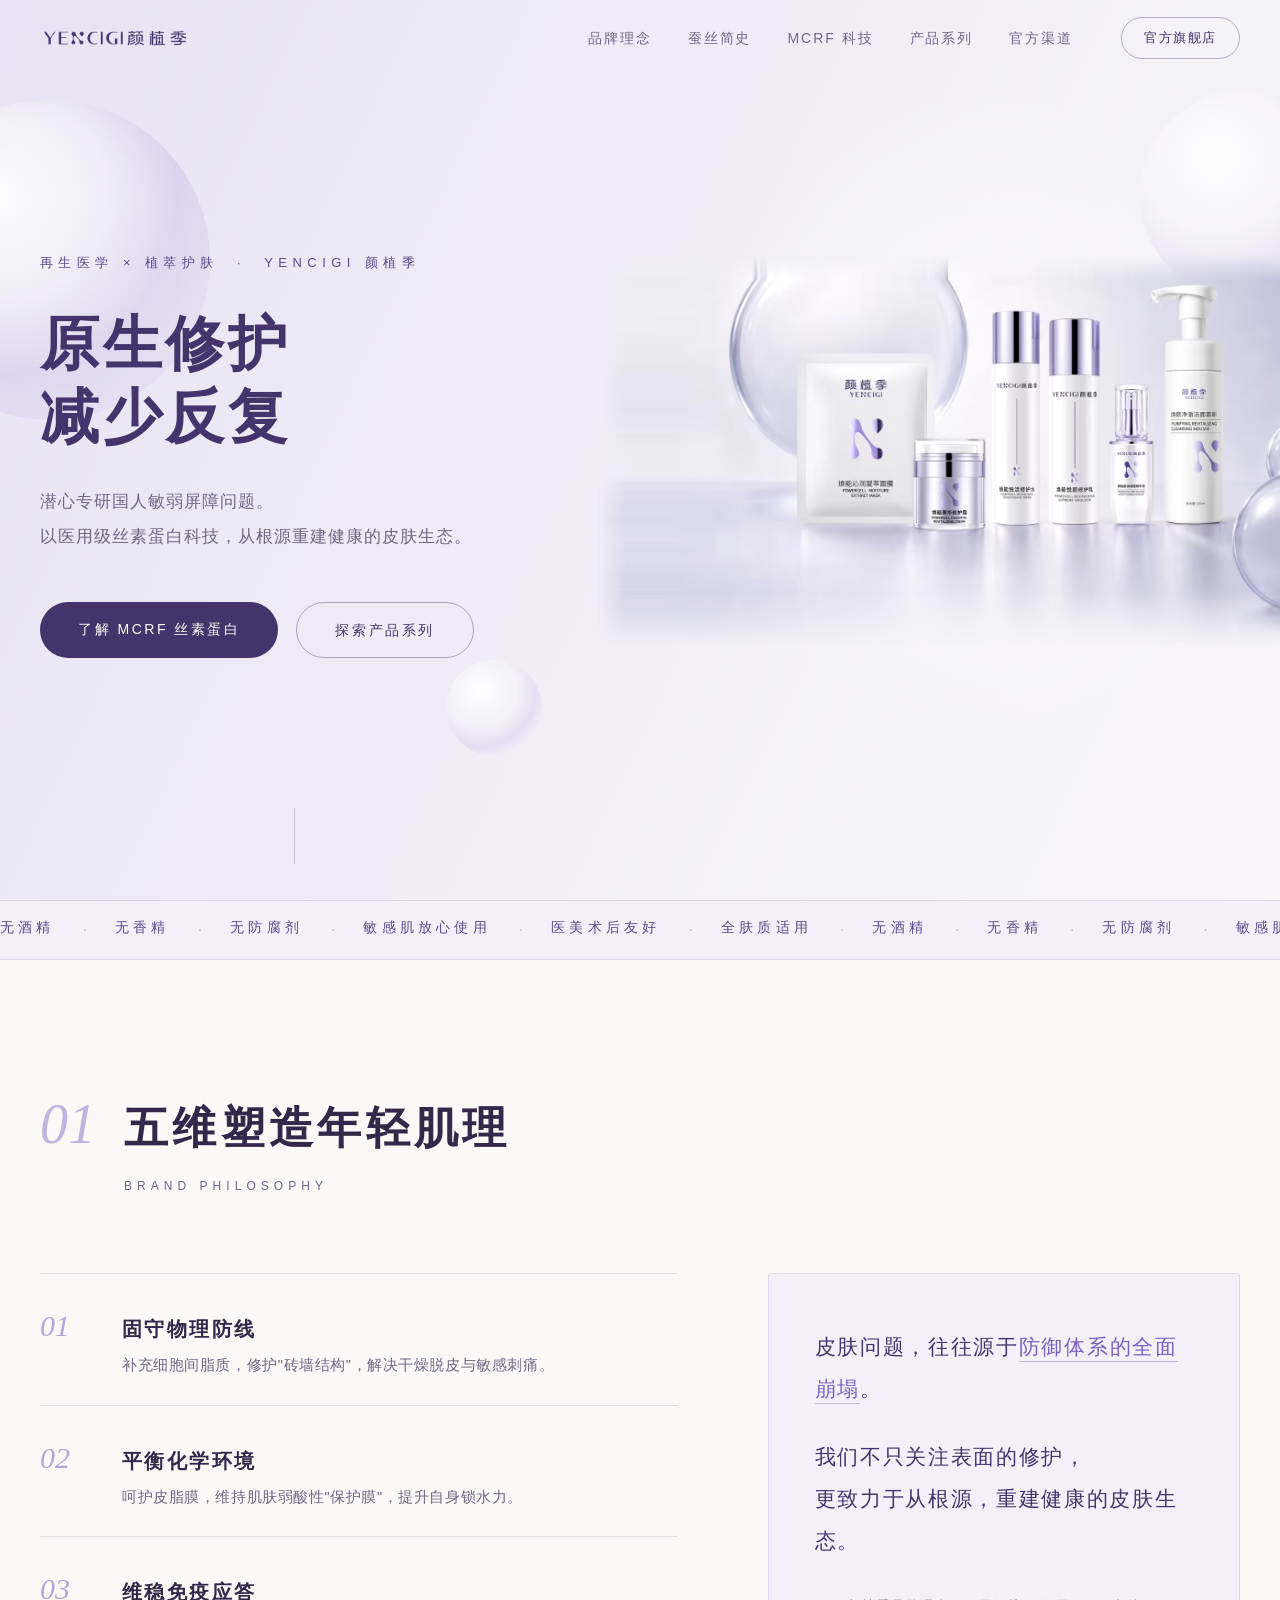
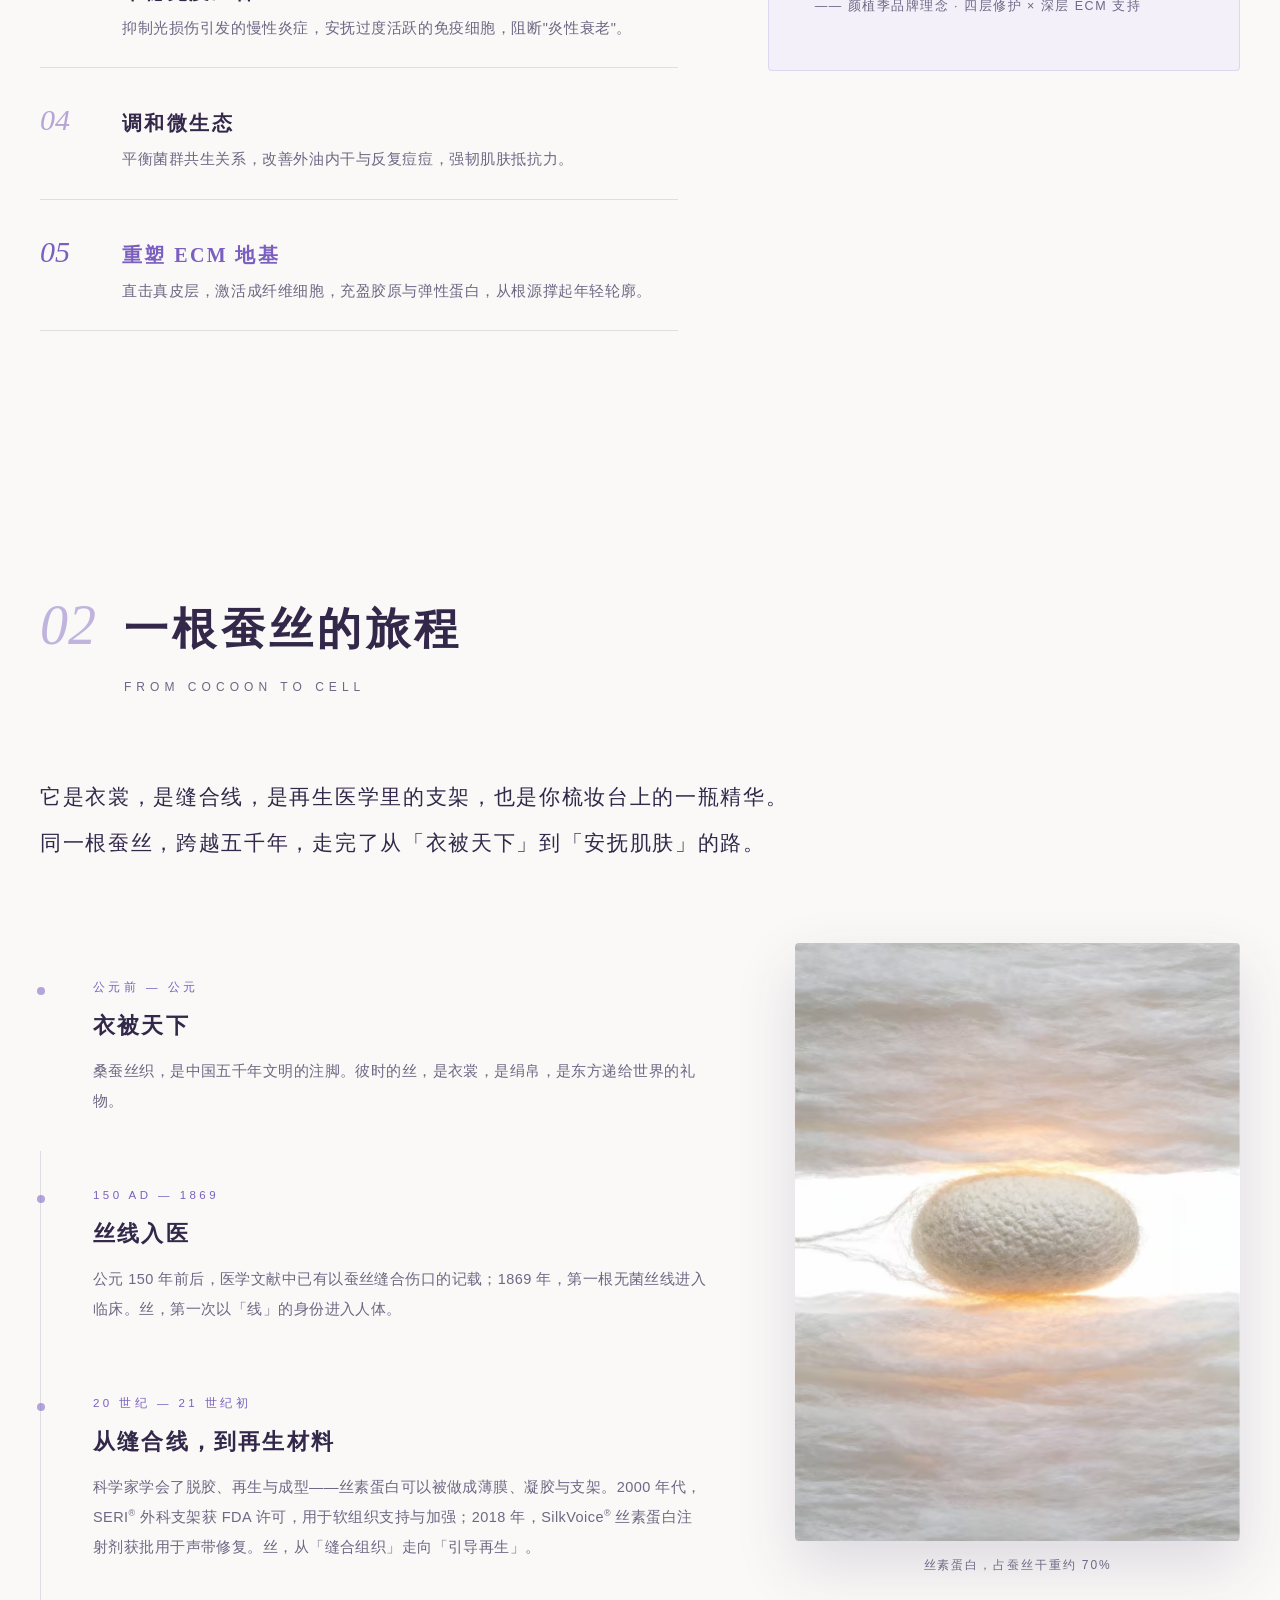
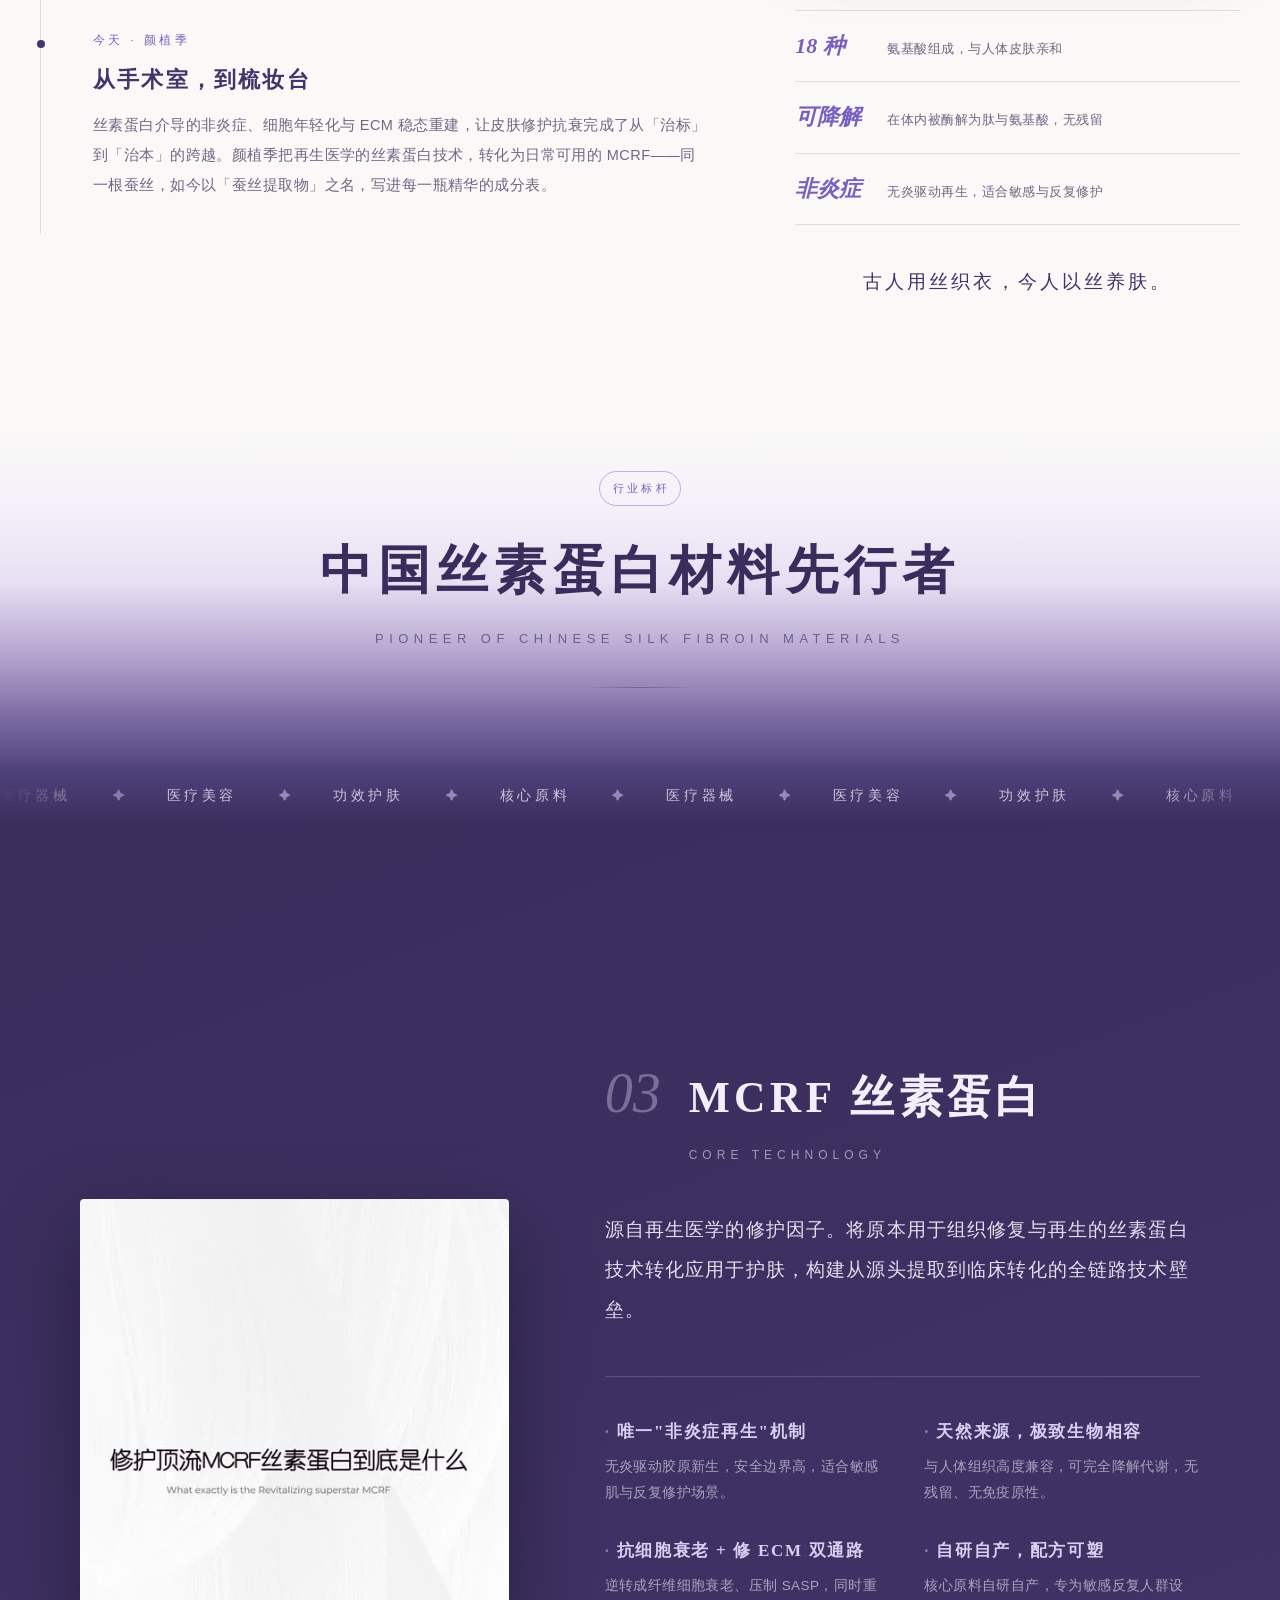
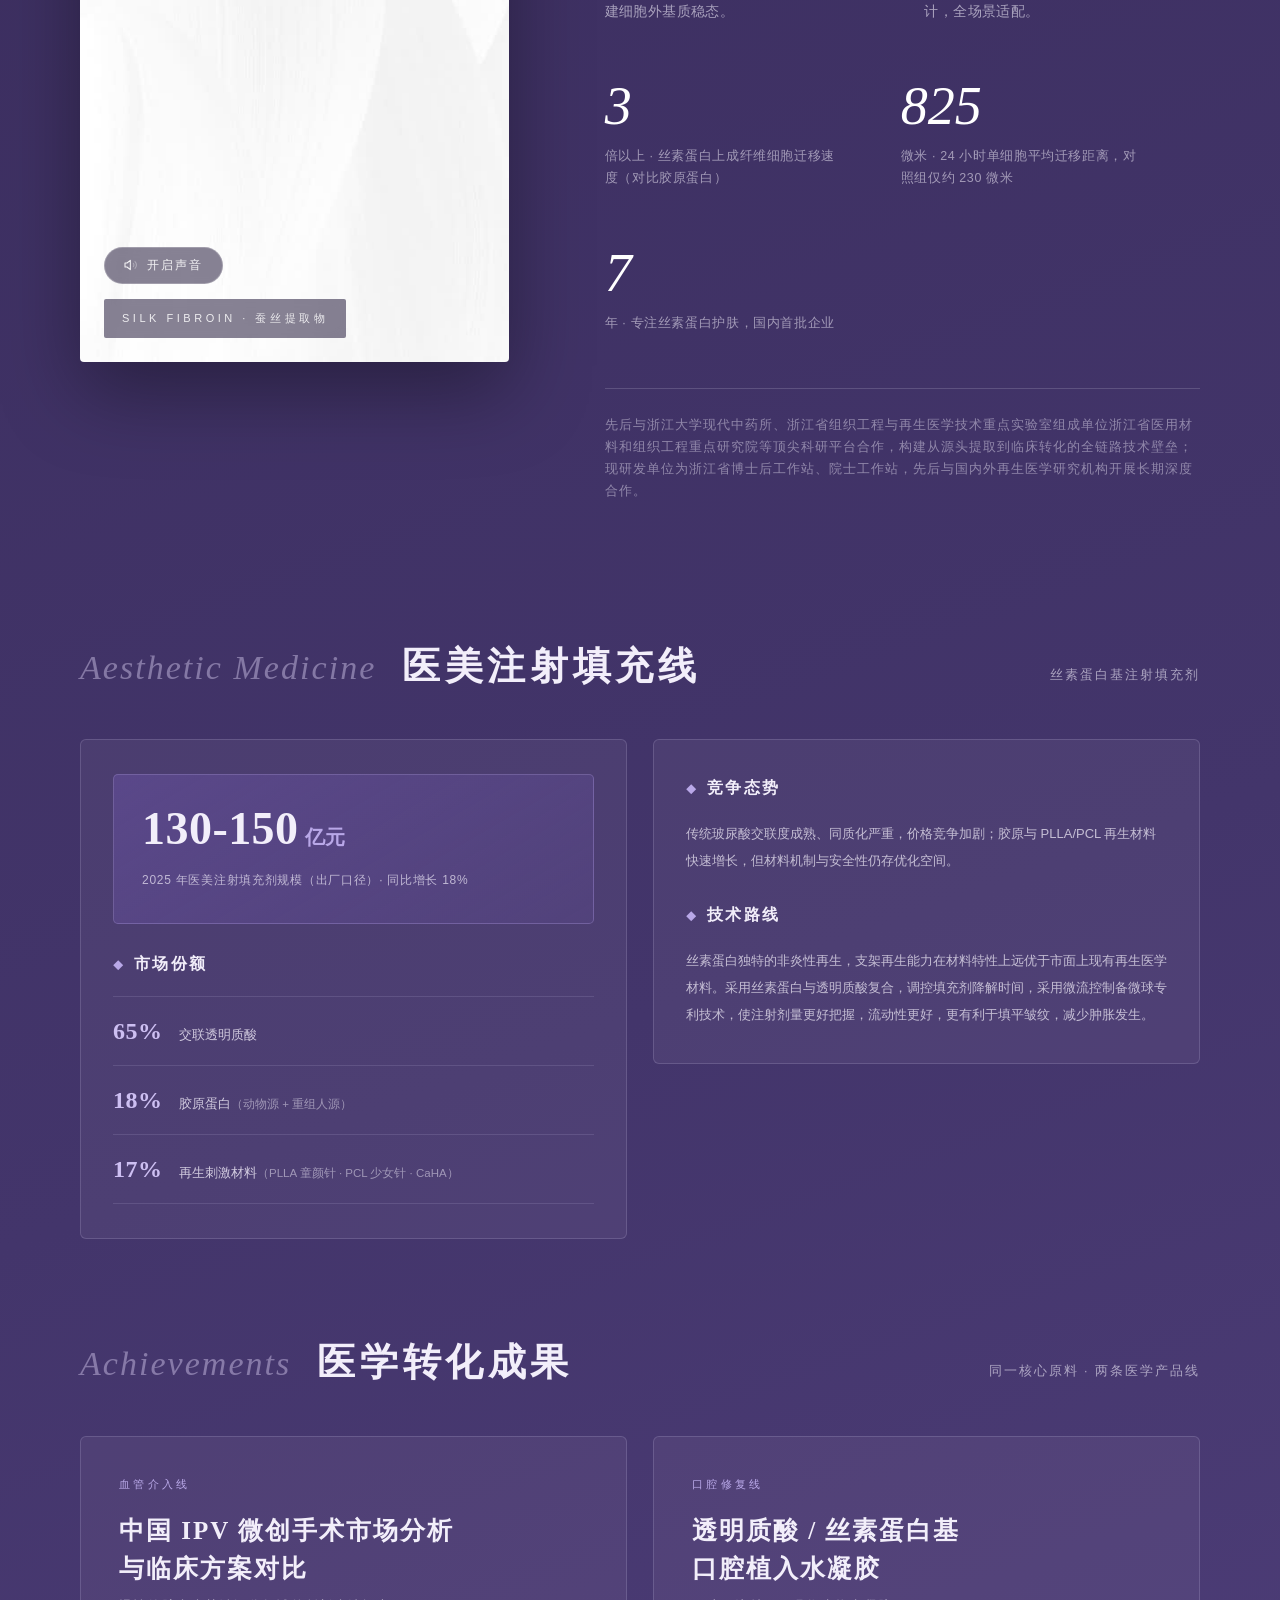
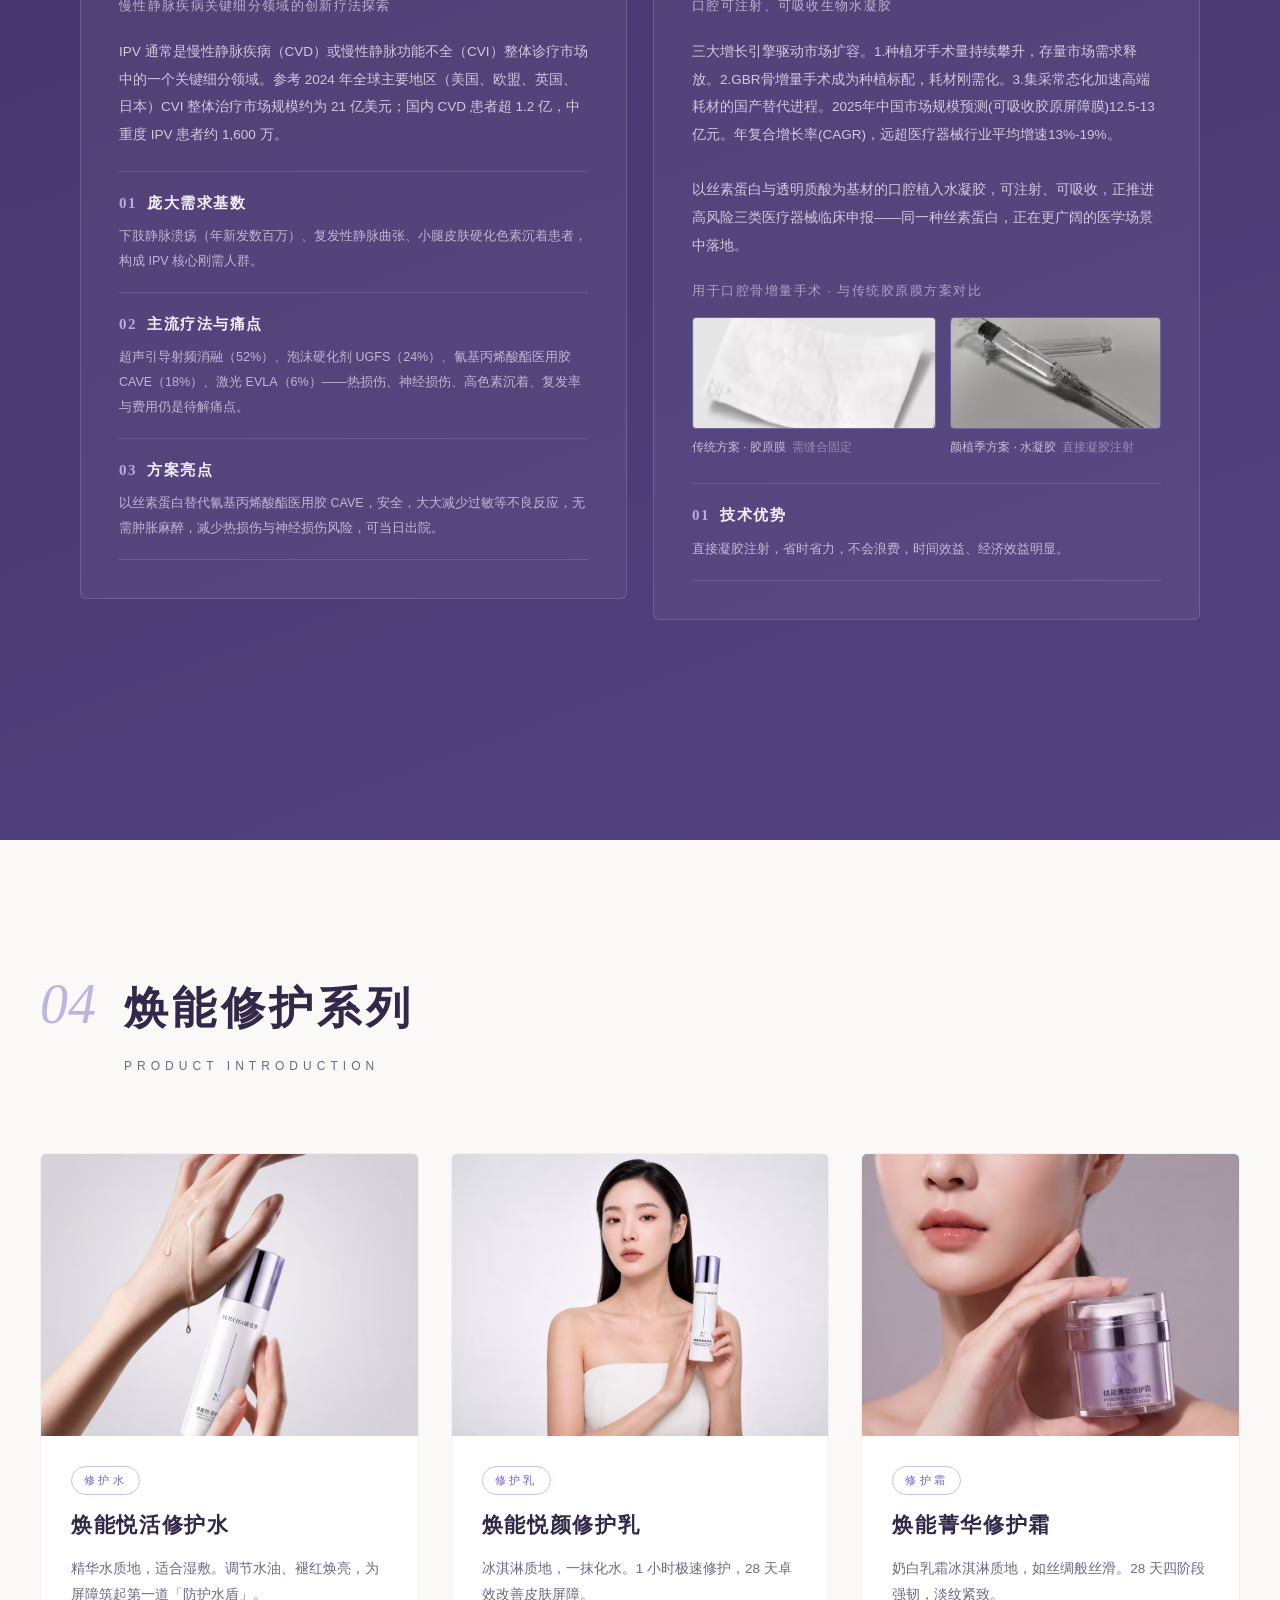
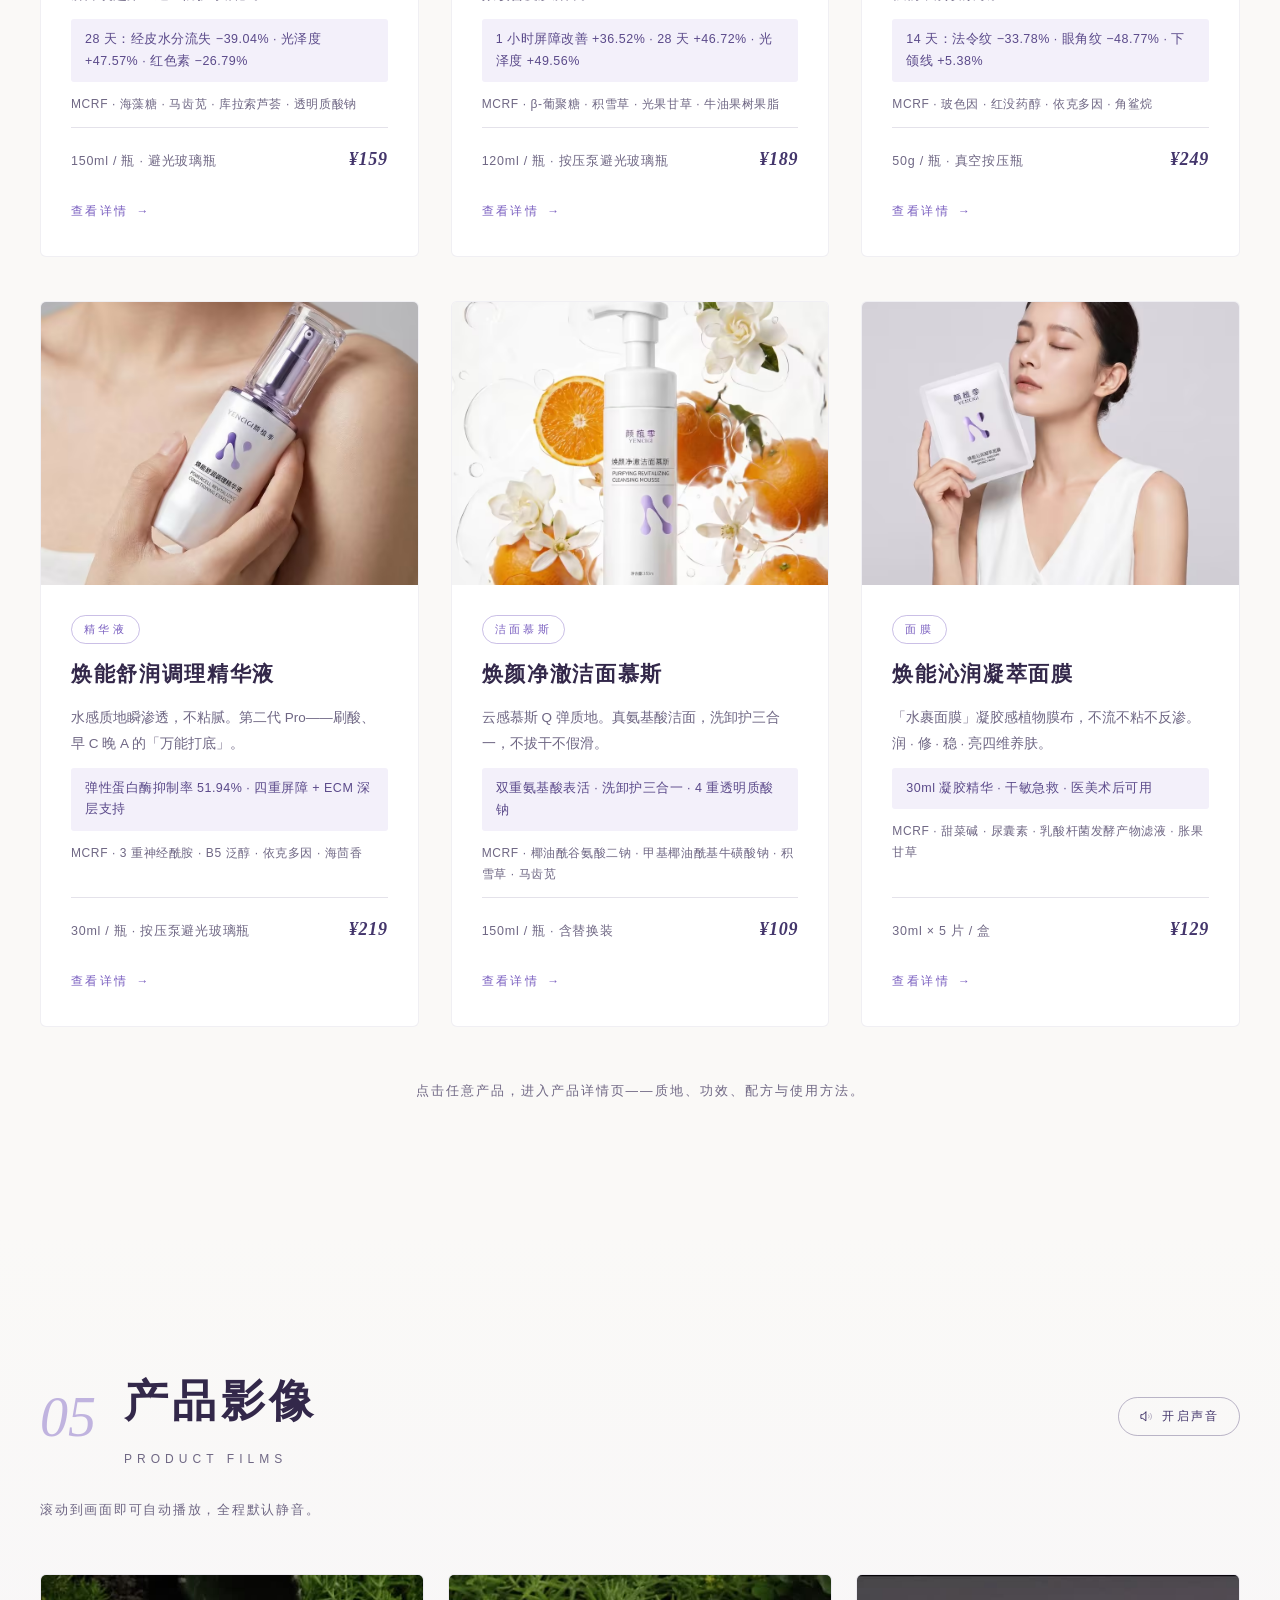
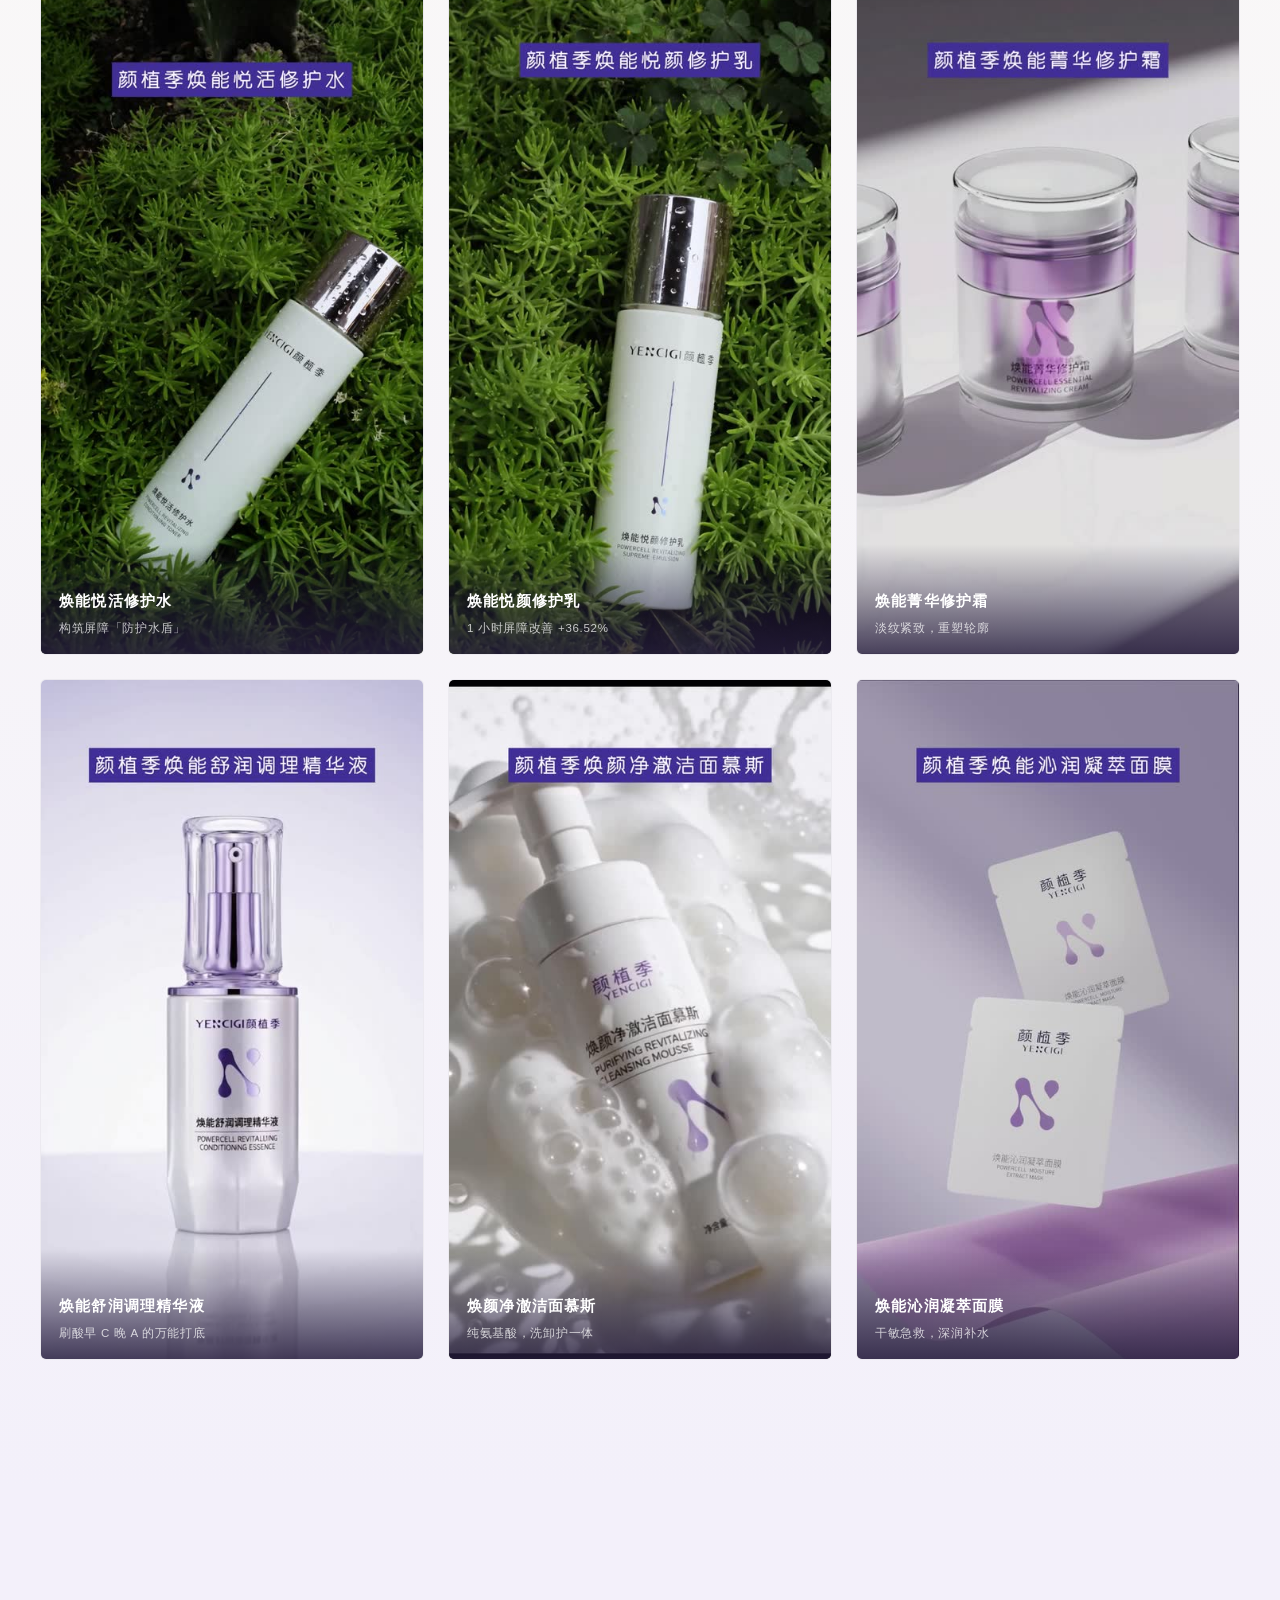
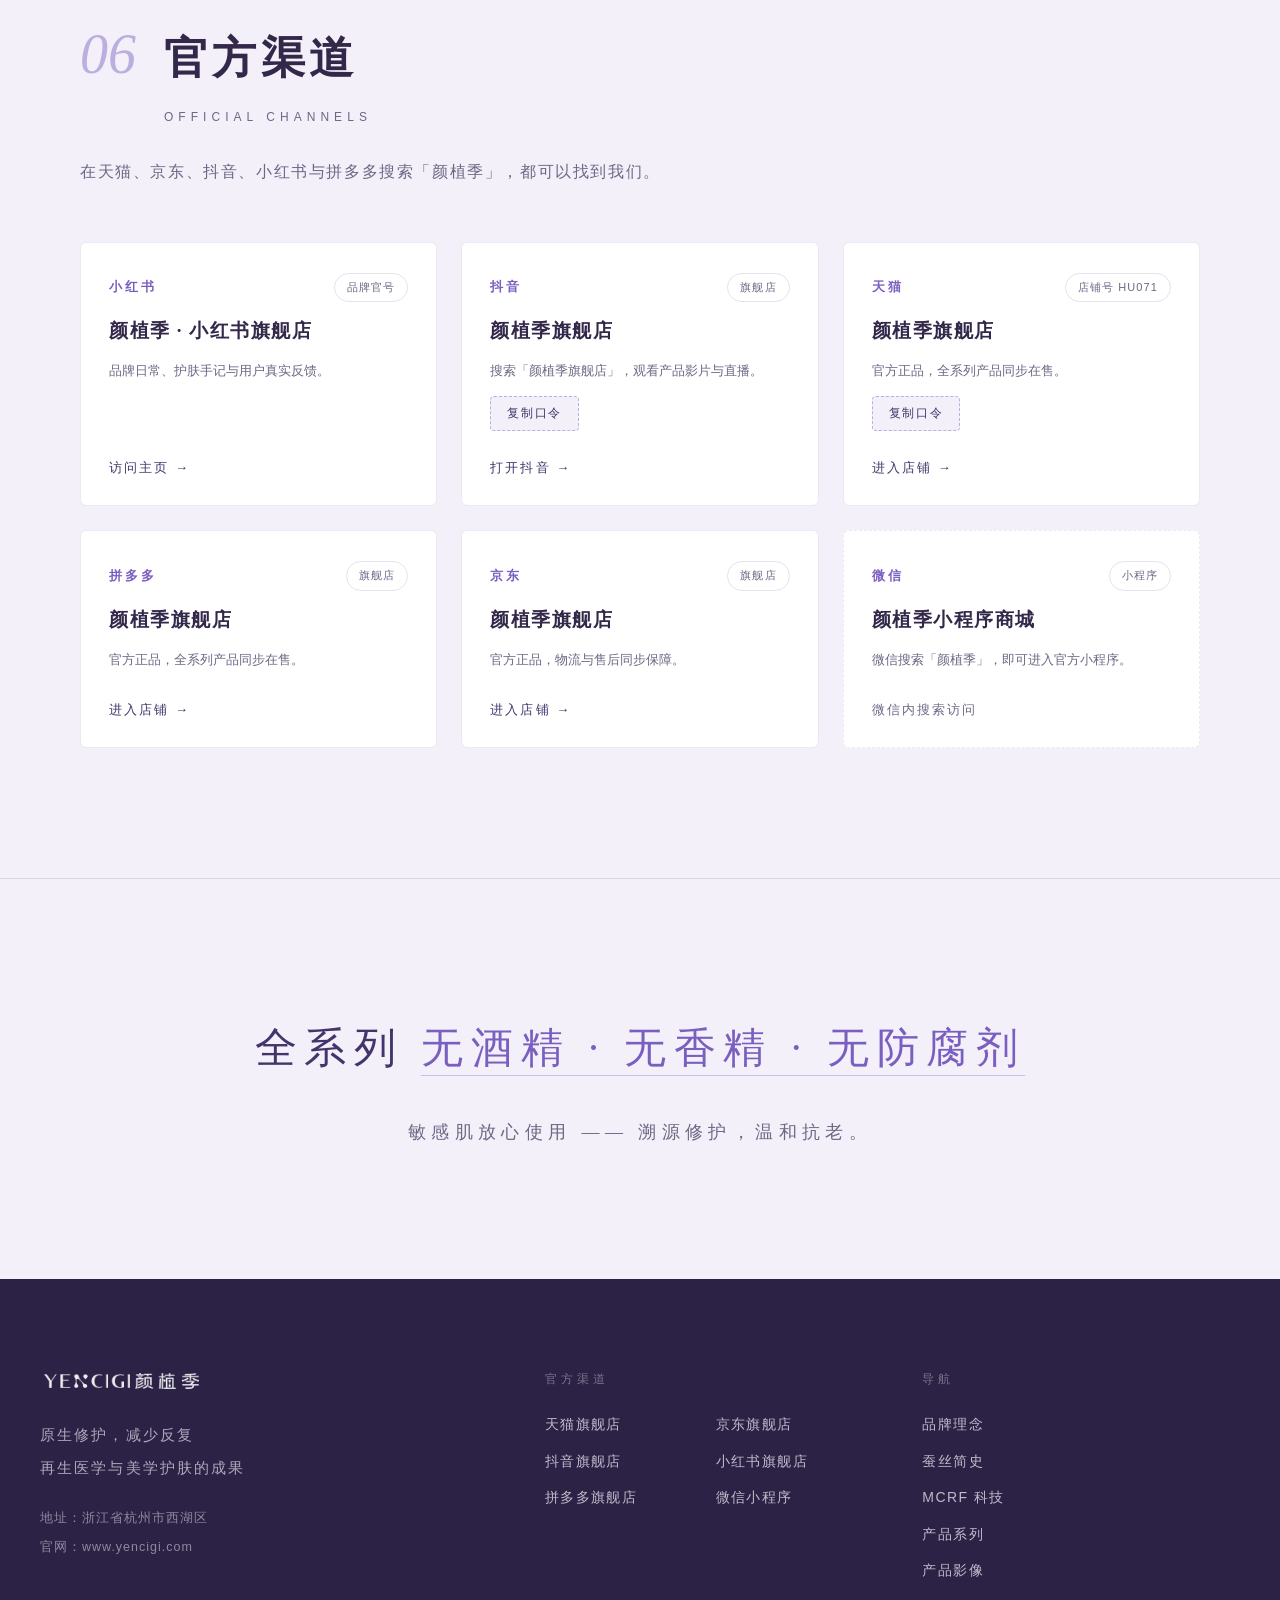
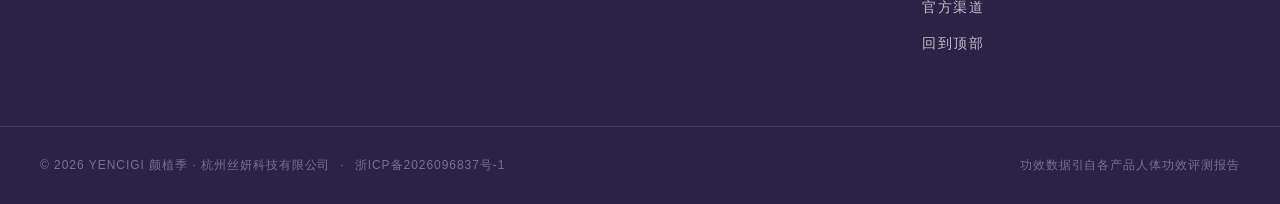
<file: index.html>
<!DOCTYPE html>
<html lang="zh-CN"><head>
<meta charset="UTF-8">
<meta name="viewport" content="width=device-width, initial-scale=1.0">
<meta http-equiv="Cache-Control" content="no-transform">
<meta http-equiv="Cache-Control" content="no-siteapp">
<meta name="applicable-device" content="pc,mobile">
<meta name="renderer" content="webkit">
<meta http-equiv="X-UA-Compatible" content="IE=edge">
<meta name="format-detection" content="telephone=no">
<meta name="keywords" content="颜植季,YENCIGI,颜植季官网,丝素蛋白,蚕丝护肤,MCRF,敏感肌护肤,屏障修护,修护抗老,杭州丝妍科技">
<!-- 百度搜索资源平台站点验证：在 ziyuan.baidu.com 添加站点并选择「HTML 标签验证」，把 content 换成平台给出的验证码后取消注释 -->
<!-- <meta name="baidu-site-verification" content="codeva-XXXXXXXXXX"> -->
<script>document.documentElement.classList.add("js")</script>
<title>颜植季 YENCIGI — 原生修护，减少反复 | 丝素蛋白敏弱肌护肤</title>
<meta name="description" content="颜植季 YENCIGI，再生医学与美学护肤成果。以自研 MCRF 丝素蛋白为核心，潜心专研国人敏弱屏障问题。全系无酒精、无香精、无防腐剂。">
<link rel="icon" href="assets/favicon-32.png" type="image/png" sizes="32x32">
<link rel="apple-touch-icon" href="assets/apple-touch-icon.png" sizes="180x180">
<link rel="stylesheet" href="style.css">
<link rel="preload" as="image" href="assets/hero-products.avif" type="image/avif" fetchpriority="high">
<link rel="canonical" href="https://www.yencigi.com/">
<meta property="og:type" content="website">
<meta property="og:site_name" content="颜植季 YENCIGI">
<meta property="og:title" content="颜植季 YENCIGI — 原生修护，减少反复 | 丝素蛋白敏弱肌护肤">
<meta property="og:description" content="颜植季 YENCIGI，再生医学与美学护肤成果。以自研 MCRF 丝素蛋白为核心，潜心专研国人敏弱屏障问题。全系无酒精、无香精、无防腐剂。">
<meta property="og:url" content="https://www.yencigi.com/">
<meta property="og:image" content="https://www.yencigi.com/assets/og-home.jpg">
<meta property="og:image:width" content="1200">
<meta property="og:image:height" content="630">
<meta property="og:image:alt" content="颜植季 YENCIGI 焕能修护系列">
<meta property="og:locale" content="zh_CN">
<meta name="twitter:card" content="summary_large_image">
<meta name="twitter:title" content="颜植季 YENCIGI — 原生修护，减少反复 | 丝素蛋白敏弱肌护肤">
<meta name="twitter:description" content="颜植季 YENCIGI，再生医学与美学护肤成果。以自研 MCRF 丝素蛋白为核心，潜心专研国人敏弱屏障问题。全系无酒精、无香精、无防腐剂。">
<meta name="twitter:image" content="https://www.yencigi.com/assets/og-home.jpg">
<meta name="theme-color" content="#faf9f7">
<script type="application/ld+json">
{"@context":"https://schema.org","@graph":[{"@type":"Organization","@id":"https://www.yencigi.com/#organization","name":"颜植季 YENCIGI","legalName":"杭州丝妍科技有限公司","url":"https://www.yencigi.com/","address":{"@type":"PostalAddress","addressCountry":"CN","addressRegion":"浙江省","addressLocality":"杭州市西湖区"},"logo":{"@type":"ImageObject","url":"https://www.yencigi.com/assets/logo.png","width":388,"height":57},"description":"颜植季 YENCIGI，再生医学与美学护肤成果。以自研 MCRF 丝素蛋白为核心，潜心专研国人敏弱屏障问题。全系无酒精、无香精、无防腐剂。"},{"@type":"WebSite","@id":"https://www.yencigi.com/#website","name":"颜植季 YENCIGI","url":"https://www.yencigi.com/","inLanguage":"zh-CN","publisher":{"@id":"https://www.yencigi.com/#organization"}}]}
</script>
<!-- 百度统计：在 tongji.baidu.com 新增站点后，把 YOUR_HM_ID 换成代码中 hm.js? 后面的 32 位 ID 并取消注释 -->
<!--
<script>
var _hmt = _hmt || [];
(function () { var hm = document.createElement("script"); hm.src = "https://hm.baidu.com/hm.js?YOUR_HM_ID";
  var s = document.getElementsByTagName("script")[0]; s.parentNode.insertBefore(hm, s); })();
</script>
-->
</head>
<body>

<!-- ======= 顶部导航 ======= -->
<header class="site-header" id="siteHeader">
  <div class="header-inner">
    <a class="brand" href="#top" aria-label="YENCIGI 颜植季">
      <img src="assets/logo.png" alt="YENCIGI 颜植季" width="388" height="57">
    </a>
    <nav class="main-nav" id="mainNav">
      <a href="#philosophy">品牌理念</a>
      <a href="#silk">蚕丝简史</a>
      <a href="#science">MCRF 科技</a>
      <a href="#products">产品系列</a>
      <a href="#channels">官方渠道</a>
    </nav>
    <a class="header-cta" href="#channels">官方旗舰店</a>
    <button class="nav-toggle" id="navToggle" aria-label="打开菜单"><span></span><span></span></button>
  </div>
</header>

<main>
<!-- ======= 首屏 ======= -->
<section class="hero" id="top">
  <div class="hero-copy">
    <div class="hero-orb hero-orb-a" aria-hidden="true"></div>
    <div class="hero-orb hero-orb-b" aria-hidden="true"></div>
    <div class="hero-content">
      <p class="hero-eyebrow">再生医学 × 植萃护肤 &nbsp;·&nbsp; YENCIGI 颜植季</p>
      <h1>原生修护<br>减少反复</h1>
      <p class="hero-sub">潜心专研国人敏弱屏障问题。<br>以医用级丝素蛋白科技，从根源重建健康的皮肤生态。</p>
      <div class="hero-actions">
        <a class="btn btn-solid" href="#science">了解 MCRF 丝素蛋白</a>
        <a class="btn btn-ghost" href="#products">探索产品系列</a>
      </div>
    </div>
  </div>
  <div class="hero-visual">
    <div class="hero-orb hero-orb-c" aria-hidden="true"></div>
    <picture><source type="image/avif" srcset="assets/hero-products.avif"><img src="assets/hero-products.jpg" alt="颜植季焕能修护系列" width="1490" height="846" fetchpriority="high"></picture>
  </div>
  <div class="scroll-cue" aria-hidden="true"><span></span></div>
</section>

<!-- ======= 滚动字幕 ======= -->
<div class="marquee" aria-hidden="true">
  <div class="marquee-track">
    <span>无酒精</span><i>·</i><span>无香精</span><i>·</i><span>无防腐剂</span><i>·</i><span>敏感肌放心使用</span><i>·</i><span>医美术后友好</span><i>·</i><span>全肤质适用</span><i>·</i>
    <span>无酒精</span><i>·</i><span>无香精</span><i>·</i><span>无防腐剂</span><i>·</i><span>敏感肌放心使用</span><i>·</i><span>医美术后友好</span><i>·</i><span>全肤质适用</span><i>·</i>
  </div>
</div>

<!-- ======= 品牌理念 ======= -->
<section class="section philosophy" id="philosophy">
  <div class="section-head reveal">
    <span class="section-index">01</span>
    <div class="section-title">
      <h2>五维塑造年轻肌理</h2>
      <p class="en">Brand Philosophy</p>
    </div>
  </div>
  <div class="philosophy-grid">
    <ol class="pillars">
      <li class="pillar reveal">
        <span class="pillar-no">01</span>
        <div><h3>固守物理防线</h3><p>补充细胞间脂质，修护"砖墙结构"，解决干燥脱皮与敏感刺痛。</p></div>
      </li>
      <li class="pillar reveal d1">
        <span class="pillar-no">02</span>
        <div><h3>平衡化学环境</h3><p>呵护皮脂膜，维持肌肤弱酸性"保护膜"，提升自身锁水力。</p></div>
      </li>
      <li class="pillar reveal d2">
        <span class="pillar-no">03</span>
        <div><h3>维稳免疫应答</h3><p>抑制光损伤引发的慢性炎症，安抚过度活跃的免疫细胞，阻断"炎性衰老"。</p></div>
      </li>
      <li class="pillar reveal d3">
        <span class="pillar-no">04</span>
        <div><h3>调和微生态</h3><p>平衡菌群共生关系，改善外油内干与反复痘痘，强韧肌肤抵抗力。</p></div>
      </li>
      <li class="pillar pillar-key reveal d4">
        <span class="pillar-no">05</span>
        <div><h3>重塑 ECM 地基</h3><p>直击真皮层，激活成纤维细胞，充盈胶原与弹性蛋白，从根源撑起年轻轮廓。</p></div>
      </li>
    </ol>
    <aside class="philosophy-quote reveal d2">
      <p class="quote-text">皮肤问题，往往源于<em>防御体系的全面崩塌</em>。</p>
      <p class="quote-text">我们不只关注表面的修护，<br>更致力于从根源，重建健康的皮肤生态。</p>
      <p class="quote-from">—— 颜植季品牌理念 · 四层修护 × 深层 ECM 支持</p>
    </aside>
  </div>
</section>

<!-- ======= 蚕丝简史 ======= -->
<section class="section silk" id="silk">
  <div class="section-head reveal">
    <span class="section-index">02</span>
    <div class="section-title">
      <h2>一根蚕丝的旅程</h2>
      <p class="en">From Cocoon to Cell</p>
    </div>
  </div>

  <p class="silk-lede reveal">它是衣裳，是缝合线，是再生医学里的支架，也是你梳妆台上的一瓶精华。<br>同一根蚕丝，跨越五千年，走完了从「衣被天下」到「安抚肌肤」的路。</p>

  <div class="silk-grid">
    <ol class="silk-timeline">
      <li class="silk-chapter reveal">
        <span class="silk-era">公元前 — 公元</span>
        <h3>衣被天下</h3>
        <p>桑蚕丝织，是中国五千年文明的注脚。彼时的丝，是衣裳，是绢帛，是东方递给世界的礼物。</p>
      </li>
      <li class="silk-chapter reveal d1">
        <span class="silk-era">150 AD — 1869</span>
        <h3>丝线入医</h3>
        <p>公元 150 年前后，医学文献中已有以蚕丝缝合伤口的记载；1869 年，第一根无菌丝线进入临床。丝，第一次以「线」的身份进入人体。</p>
      </li>
      <li class="silk-chapter reveal d2">
        <span class="silk-era">20 世纪 — 21 世纪初</span>
        <h3>从缝合线，到再生材料</h3>
        <p>科学家学会了脱胶、再生与成型——丝素蛋白可以被做成薄膜、凝胶与支架。2000 年代，SERI<sup>®</sup> 外科支架获 FDA 许可，用于软组织支持与加强；2018 年，SilkVoice<sup>®</sup> 丝素蛋白注射剂获批用于声带修复。丝，从「缝合组织」走向「引导再生」。</p>
      </li>
      <li class="silk-chapter silk-chapter-key reveal d3">
        <span class="silk-era">今天 · 颜植季</span>
        <h3>从手术室，到梳妆台</h3>
        <p>丝素蛋白介导的非炎症、细胞年轻化与 ECM 稳态重建，让皮肤修护抗衰完成了从「治标」到「治本」的跨越。颜植季把再生医学的丝素蛋白技术，转化为日常可用的 MCRF——同一根蚕丝，如今以「蚕丝提取物」之名，写进每一瓶精华的成分表。</p>
      </li>
    </ol>

    <aside class="silk-aside reveal d2">
      <figure class="silk-figure">
        <picture><source type="image/avif" srcset="assets/science-cocoon.avif"><img src="assets/science-cocoon.jpg" alt="蚕茧与丝纤维" width="906" height="1218" loading="lazy" decoding="async"></picture>
        <figcaption>丝素蛋白，占蚕丝干重约 70%</figcaption>
      </figure>
      <ul class="silk-facts">
        <li><strong>18 种</strong><span>氨基酸组成，与人体皮肤亲和</span></li>
        <li><strong>可降解</strong><span>在体内被酶解为肽与氨基酸，无残留</span></li>
        <li><strong>非炎症</strong><span>无炎驱动再生，适合敏感与反复修护</span></li>
      </ul>
      <p class="silk-quote">古人用丝织衣，今人以丝养肤。</p>
    </aside>
  </div>
</section>

<!-- ======= 品牌宣言（02 → 03 承接带） ======= -->
<section class="claim">
  <div class="claim-head">
    <span class="claim-badge reveal">行业标杆</span>
    <h2 class="claim-title reveal d1">中国丝素蛋白材料先行者</h2>
    <p class="claim-en reveal d2">PIONEER OF CHINESE SILK FIBROIN MATERIALS</p>
    <span class="claim-rule reveal d2" aria-hidden="true"></span>
  </div>
  <div class="claim-biz reveal d3">
    <ul class="sr-only"><li>医疗器械</li><li>医疗美容</li><li>功效护肤</li><li>核心原料</li></ul>
    <div class="claim-biz-track" aria-hidden="true">
      <span>医疗器械</span><i>✦</i><span>医疗美容</span><i>✦</i><span>功效护肤</span><i>✦</i><span>核心原料</span><i>✦</i><span>医疗器械</span><i>✦</i><span>医疗美容</span><i>✦</i><span>功效护肤</span><i>✦</i><span>核心原料</span><i>✦</i><span>医疗器械</span><i>✦</i><span>医疗美容</span><i>✦</i><span>功效护肤</span><i>✦</i><span>核心原料</span><i>✦</i><span>医疗器械</span><i>✦</i><span>医疗美容</span><i>✦</i><span>功效护肤</span><i>✦</i><span>核心原料</span><i>✦</i><span>医疗器械</span><i>✦</i><span>医疗美容</span><i>✦</i><span>功效护肤</span><i>✦</i><span>核心原料</span><i>✦</i><span>医疗器械</span><i>✦</i><span>医疗美容</span><i>✦</i><span>功效护肤</span><i>✦</i><span>核心原料</span><i>✦</i><span>医疗器械</span><i>✦</i><span>医疗美容</span><i>✦</i><span>功效护肤</span><i>✦</i><span>核心原料</span><i>✦</i><span>医疗器械</span><i>✦</i><span>医疗美容</span><i>✦</i><span>功效护肤</span><i>✦</i><span>核心原料</span><i>✦</i>
    </div>
  </div>
</section>

<!-- ======= MCRF 核心科技 ======= -->
<section class="section science" id="science">
  <div class="science-inner">
    <div class="science-media reveal">
      <video class="tech-video" src="assets/v-mcrf.mp4" poster="assets/v-mcrf.mp4.jpg" muted="" loop="" playsinline="" preload="none" disablepictureinpicture aria-label="MCRF 丝素蛋白核心科技影片"></video>
      <button class="video-sound" data-video="tech" aria-label="开启声音">
        <svg viewBox="0 0 24 24" width="16" height="16" fill="none" stroke="currentColor" stroke-width="1.6" stroke-linecap="round" stroke-linejoin="round"><path d="M11 5 6 9H3v6h3l5 4V5z"></path><path class="wave" d="M15.5 9.5a4 4 0 0 1 0 5"></path><path class="wave" d="M18 7a7.5 7.5 0 0 1 0 10"></path></svg>
        <span>开启声音</span>
      </button>
      <div class="science-media-tag">Silk Fibroin · 蚕丝提取物</div>
    </div>
    <div class="science-body">
      <div class="section-head light reveal">
        <span class="section-index">03</span>
        <div class="section-title">
          <h2>MCRF 丝素蛋白</h2>
          <p class="en">Core Technology</p>
        </div>
      </div>
      <p class="science-lede reveal d1">源自再生医学的修护因子。将原本用于组织修复与再生的丝素蛋白技术转化应用于护肤，构建从源头提取到临床转化的全链路技术壁垒。</p>
      <div class="advantages">
        <div class="adv reveal d1"><h3>唯一"非炎症再生"机制</h3><p>无炎驱动胶原新生，安全边界高，适合敏感肌与反复修护场景。</p></div>
        <div class="adv reveal d2"><h3>天然来源，极致生物相容</h3><p>与人体组织高度兼容，可完全降解代谢，无残留、无免疫原性。</p></div>
        <div class="adv reveal d3"><h3>抗细胞衰老 + 修 ECM 双通路</h3><p>逆转成纤维细胞衰老、压制 SASP，同时重建细胞外基质稳态。</p></div>
        <div class="adv reveal d4"><h3>自研自产，配方可塑</h3><p>核心原料自研自产，专为敏感反复人群设计，全场景适配。</p></div>
      </div>
      <div class="stats">
        <div class="stat reveal"><strong data-count="3">3</strong><span>倍以上 · 丝素蛋白上成纤维细胞迁移速度（对比胶原蛋白）</span></div>
        <div class="stat reveal d1"><strong data-count="825">825</strong><span>微米 · 24 小时单细胞平均迁移距离，对照组仅约 230 微米</span></div>
        <div class="stat reveal d2"><strong data-count="7">7</strong><span>年 · 专注丝素蛋白护肤，国内首批企业</span></div>
      </div>
      <p class="science-refs reveal d2">先后与浙江大学现代中药所、浙江省组织工程与再生医学技术重点实验室组成单位浙江省医用材料和组织工程重点研究院等顶尖科研平台合作，构建从源头提取到临床转化的全链路技术壁垒；现研发单位为浙江省博士后工作站、院士工作站，先后与国内外再生医学研究机构开展长期深度合作。</p>
    </div>
  </div>

  <!-- ======= 医美注射填充线 ======= -->
  <div class="sci-inj">
    <div class="sci-inj-head reveal">
      <span class="pd-section-index">Aesthetic Medicine</span>
      <h2>医美注射填充线</h2>
      <p>丝素蛋白基注射填充剂</p>
    </div>
    <div class="sci-inj-grid">

      <div class="sci-inj-col reveal">
        <div class="sci-inj-num">
          <b>130-150<i>亿元</i></b>
          <span>2025 年医美注射填充剂规模（出厂口径）· 同比增长 18%</span>
        </div>
        <div class="sci-inj-block">
          <h3><i>◆</i>市场份额</h3>
          <ul class="sci-inj-share">
            <li><b>65%</b><span>交联透明质酸</span></li>
            <li><b>18%</b><span>胶原蛋白<em>（动物源 + 重组人源）</em></span></li>
            <li><b>17%</b><span>再生刺激材料<em>（PLLA 童颜针 · PCL 少女针 · CaHA）</em></span></li>
          </ul>
        </div>
      </div>

      <div class="sci-inj-col reveal d1">
        <div class="sci-inj-block">
          <h3><i>◆</i>竞争态势</h3>
          <p>传统玻尿酸交联度成熟、同质化严重，价格竞争加剧；胶原与 PLLA/PCL 再生材料快速增长，但材料机制与安全性仍存优化空间。</p>
        </div>
        <div class="sci-inj-block">
          <h3><i>◆</i>技术路线</h3>
          <p>丝素蛋白独特的非炎性再生，支架再生能力在材料特性上远优于市面上现有再生医学材料。采用丝素蛋白与透明质酸复合，调控填充剂降解时间，采用微流控制备微球专利技术，使注射剂量更好把握，流动性更好，更有利于填平皱纹，减少肿胀发生。</p>
        </div>
      </div>

    </div>
  </div>
  <!-- ======= 医学转化成果 ======= -->
  <div class="sci-ach">
    <div class="sci-ach-head reveal">
      <span class="pd-section-index">Achievements</span>
      <h2>医学转化成果</h2>
      <p>同一核心原料 · 两条医学产品线</p>
    </div>
    <div class="sci-ach-grid">
      <div class="sci-ach-card reveal">
        <span class="sci-ach-line">血管介入线</span>
        <h3>中国 IPV 微创手术市场分析<br>与临床方案对比</h3>
        <p class="sci-ach-sub">慢性静脉疾病关键细分领域的创新疗法探索</p>
        <p class="sci-ach-desc">IPV 通常是慢性静脉疾病（CVD）或慢性静脉功能不全（CVI）整体诊疗市场中的一个关键细分领域。参考 2024 年全球主要地区（美国、欧盟、英国、日本）CVI 整体治疗市场规模约为 21 亿美元；国内 CVD 患者超 1.2 亿，中重度 IPV 患者约 1,600 万。</p>
        <div class="sci-ach-items">
          <div class="sci-ach-item"><b><em>01</em>庞大需求基数</b><p>下肢静脉溃疡（年新发数百万）、复发性静脉曲张、小腿皮肤硬化色素沉着患者，构成 IPV 核心刚需人群。</p></div>
          <div class="sci-ach-item"><b><em>02</em>主流疗法与痛点</b><p>超声引导射频消融（52%）、泡沫硬化剂 UGFS（24%）、氰基丙烯酸酯医用胶 CAVE（18%）、激光 EVLA（6%）——热损伤、神经损伤、高色素沉着、复发率与费用仍是待解痛点。</p></div>
          <div class="sci-ach-item"><b><em>03</em>方案亮点</b><p>以丝素蛋白替代氰基丙烯酸酯医用胶 CAVE，安全，大大减少过敏等不良反应，无需肿胀麻醉，减少热损伤与神经损伤风险，可当日出院。</p></div>
        </div>
      </div><div class="sci-ach-card reveal d1">
        <span class="sci-ach-line">口腔修复线</span>
        <h3>透明质酸 / 丝素蛋白基<br>口腔植入水凝胶</h3>
        <p class="sci-ach-sub">口腔可注射、可吸收生物水凝胶</p>
        <p class="sci-ach-desc" style="white-space: pre-wrap;">三大增长引擎驱动市场扩容。1.种植牙手术量持续攀升，存量市场需求释放。2.GBR骨增量手术成为种植标配，耗材刚需化。3.集采常态化加速高端耗材的国产替代进程。2025年中国市场规模预测(可吸收胶原屏障膜)12.5-13亿元。年复合增长率(CAGR)，远超医疗器械行业平均增速13%-19%。

以丝素蛋白与透明质酸为基材的口腔植入水凝胶，可注射、可吸收，正推进高风险三类医疗器械临床申报——同一种丝素蛋白，正在更广阔的医学场景中落地。</p>
        <div class="sci-ach-media reveal">
          <p class="sci-ach-media-cap">用于口腔骨增量手术 · 与传统胶原膜方案对比</p>
          <div class="sci-ach-media-grid">
            <figure>
              <picture><source type="image/avif" srcset="assets/sci-oral-membrane.avif"><img src="assets/sci-oral-membrane.jpg" alt="传统胶原膜（盖氏膜）需缝合固定" width="304" height="200" loading="lazy" decoding="async"></picture>
              <figcaption>传统方案 · 胶原膜<em>需缝合固定</em></figcaption>
            </figure>
            <figure>
              <picture><source type="image/avif" srcset="assets/sci-oral-sample.avif"><img src="assets/sci-oral-sample.jpg" alt="丝素蛋白水凝胶样品直接注射" width="246" height="200" loading="lazy" decoding="async"></picture>
              <figcaption>颜植季方案 · 水凝胶<em>直接凝胶注射</em></figcaption>
            </figure>
          </div>
        </div>
        <div class="sci-ach-items">
          <div class="sci-ach-item"><b><em>01</em>技术优势</b><p>直接凝胶注射，省时省力，不会浪费，时间效益、经济效益明显。</p></div>
          
        </div>
      </div>
      
    </div>
  </div>

</section>

<!-- ======= 产品系列 ======= -->
<section class="section products" id="products">
  <div class="section-head reveal">
    <span class="section-index">04</span>
    <div class="section-title">
      <h2>焕能修护系列</h2>
      <p class="en">Product Introduction</p>
    </div>
  </div>
  <div class="product-grid">

    <a class="product-card reveal" href="product-toner.html">
      <div class="product-media"><picture><source type="image/avif" srcset="assets/p-toner.avif"><img src="assets/p-toner.jpg" alt="焕能悦活修护水" loading="lazy" width="900" height="900"></picture></div>
      <div class="product-info">
        <span class="product-tag">修护水</span>
        <h3>焕能悦活修护水</h3>
        <p class="product-desc">精华水质地，适合湿敷。调节水油、褪红焕亮，为屏障筑起第一道「防护水盾」。</p>
        <p class="product-data">28 天：经皮水分流失 −39.04% · 光泽度 +47.57% · 红色素 −26.79%</p>
        <p class="product-ingredient">MCRF · 海藻糖 · 马齿苋 · 库拉索芦荟 · 透明质酸钠</p>
        <p class="product-spec">150ml / 瓶 · 避光玻璃瓶 &nbsp;<b>¥159</b></p>
        <span class="product-more">查看详情</span>
      </div>
    </a>

    <a class="product-card reveal d1" href="product-lotion.html">
      <div class="product-media"><picture><source type="image/avif" srcset="assets/p-lotion.avif"><img src="assets/p-lotion.jpg" alt="焕能悦颜修护乳" loading="lazy" width="1000" height="750"></picture></div>
      <div class="product-info">
        <span class="product-tag">修护乳</span>
        <h3>焕能悦颜修护乳</h3>
        <p class="product-desc">冰淇淋质地，一抹化水。1 小时极速修护，28 天卓效改善皮肤屏障。</p>
        <p class="product-data">1 小时屏障改善 +36.52% · 28 天 +46.72% · 光泽度 +49.56%</p>
        <p class="product-ingredient">MCRF · β-葡聚糖 · 积雪草 · 光果甘草 · 牛油果树果脂</p>
        <p class="product-spec">120ml / 瓶 · 按压泵避光玻璃瓶 &nbsp;<b>¥189</b></p>
        <span class="product-more">查看详情</span>
      </div>
    </a>

    <a class="product-card reveal d2" href="product-cream.html">
      <div class="product-media"><picture><source type="image/avif" srcset="assets/p-cream.avif"><img src="assets/p-cream.jpg" alt="焕能菁华修护霜" loading="lazy" width="900" height="1201"></picture></div>
      <div class="product-info">
        <span class="product-tag">修护霜</span>
        <h3>焕能菁华修护霜</h3>
        <p class="product-desc">奶白乳霜冰淇淋质地，如丝绸般丝滑。28 天四阶段强韧，淡纹紧致。</p>
        <p class="product-data">14 天：法令纹 −33.78% · 眼角纹 −48.77% · 下颌线 +5.38%</p>
        <p class="product-ingredient">MCRF · 玻色因 · 红没药醇 · 依克多因 · 角鲨烷</p>
        <p class="product-spec">50g / 瓶 · 真空按压瓶 &nbsp;<b>¥249</b></p>
        <span class="product-more">查看详情</span>
      </div>
    </a>

    <a class="product-card reveal" href="product-serum.html">
      <div class="product-media"><picture><source type="image/avif" srcset="assets/p-serum.avif"><img src="assets/p-serum.jpg" alt="焕能舒润调理精华液" loading="lazy" width="900" height="1205"></picture></div>
      <div class="product-info">
        <span class="product-tag">精华液</span>
        <h3>焕能舒润调理精华液</h3>
        <p class="product-desc">水感质地瞬渗透，不粘腻。第二代 Pro——刷酸、早 C 晚 A 的「万能打底」。</p>
        <p class="product-data">弹性蛋白酶抑制率 51.94% · 四重屏障 + ECM 深层支持</p>
        <p class="product-ingredient">MCRF · 3 重神经酰胺 · B5 泛醇 · 依克多因 · 海茴香</p>
        <p class="product-spec">30ml / 瓶 · 按压泵避光玻璃瓶 &nbsp;<b>¥219</b></p>
        <span class="product-more">查看详情</span>
      </div>
    </a>

    <a class="product-card reveal d1" href="product-cleanser.html">
      <div class="product-media"><picture><source type="image/avif" srcset="assets/p-cleanser.avif"><img src="assets/p-cleanser.jpg" alt="焕颜净澈洁面慕斯" loading="lazy" width="900" height="900"></picture></div>
      <div class="product-info">
        <span class="product-tag">洁面慕斯</span>
        <h3>焕颜净澈洁面慕斯</h3>
        <p class="product-desc">云感慕斯 Q 弹质地。真氨基酸洁面，洗卸护三合一，不拔干不假滑。</p>
        <p class="product-data">双重氨基酸表活 · 洗卸护三合一 · 4 重透明质酸钠</p>
        <p class="product-ingredient">MCRF · 椰油酰谷氨酸二钠 · 甲基椰油酰基牛磺酸钠 · 积雪草 · 马齿苋</p>
        <p class="product-spec">150ml / 瓶 · 含替换装 &nbsp;<b>¥109</b></p>
        <span class="product-more">查看详情</span>
      </div>
    </a>

    <a class="product-card reveal d2" href="product-mask.html">
      <div class="product-media"><picture><source type="image/avif" srcset="assets/p-mask.avif"><img src="assets/p-mask.jpg" alt="焕能沁润凝萃面膜" loading="lazy" width="900" height="900"></picture></div>
      <div class="product-info">
        <span class="product-tag">面膜</span>
        <h3>焕能沁润凝萃面膜</h3>
        <p class="product-desc">「水裹面膜」凝胶感植物膜布，不流不粘不反渗。润 · 修 · 稳 · 亮四维养肤。</p>
        <p class="product-data">30ml 凝胶精华 · 干敏急救 · 医美术后可用</p>
        <p class="product-ingredient">MCRF · 甜菜碱 · 尿囊素 · 乳酸杆菌发酵产物滤液 · 胀果甘草</p>
        <p class="product-spec">30ml × 5 片 / 盒 &nbsp;<b>¥129</b></p>
        <span class="product-more">查看详情</span>
      </div>
    </a>

  </div>
  <p class="products-note reveal">点击任意产品，进入产品详情页——质地、功效、配方与使用方法。</p>
</section>

<!-- ======= 产品影像 ======= -->
<section class="section films" id="films">
  <div class="section-head reveal">
    <span class="section-index">05</span>
    <div class="section-title">
      <h2>产品影像</h2>
      <p class="en">Product Films</p>
    </div>
    <button class="films-sound" id="filmsSound" aria-pressed="false">
      <svg viewBox="0 0 24 24" width="15" height="15" fill="none" stroke="currentColor" stroke-width="1.6" stroke-linecap="round" stroke-linejoin="round"><path d="M11 5 6 9H3v6h3l5 4V5z"></path><path class="wave" d="M15.5 9.5a4 4 0 0 1 0 5"></path><path class="wave" d="M18 7a7.5 7.5 0 0 1 0 10"></path></svg>
      <span>开启声音</span>
    </button>
  </div>
  <p class="films-note reveal">滚动到画面即可自动播放，全程默认静音。</p>

  <div class="film-grid">
    <figure class="film-card reveal">
      <video src="assets/v-toner.mp4" poster="assets/v-toner.mp4.jpg" muted="" loop="" playsinline="" preload="none" data-film="" disablepictureinpicture aria-label="焕能悦活修护水产品影片"></video>
      <figcaption><b>焕能悦活修护水</b><span>构筑屏障「防护水盾」</span></figcaption>
    </figure>
    <figure class="film-card reveal d1">
      <video src="assets/v-lotion.mp4" poster="assets/v-lotion.mp4.jpg" muted="" loop="" playsinline="" preload="none" data-film="" disablepictureinpicture aria-label="焕能悦颜修护乳产品影片"></video>
      <figcaption><b>焕能悦颜修护乳</b><span>1 小时屏障改善 +36.52%</span></figcaption>
    </figure>
    <figure class="film-card reveal d2">
      <video src="assets/v-cream.mp4" poster="assets/v-cream.mp4.jpg" muted="" loop="" playsinline="" preload="none" data-film="" disablepictureinpicture aria-label="焕能菁华修护霜产品影片"></video>
      <figcaption><b>焕能菁华修护霜</b><span>淡纹紧致，重塑轮廓</span></figcaption>
    </figure>
    <figure class="film-card reveal">
      <video src="assets/v-serum.mp4" poster="assets/v-serum.mp4.jpg" muted="" loop="" playsinline="" preload="none" data-film="" disablepictureinpicture aria-label="焕能舒润调理精华液产品影片"></video>
      <figcaption><b>焕能舒润调理精华液</b><span>刷酸早 C 晚 A 的万能打底</span></figcaption>
    </figure>
    <figure class="film-card reveal d1">
      <video src="assets/v-cleanser.mp4" poster="assets/v-cleanser.mp4.jpg" muted="" loop="" playsinline="" preload="none" data-film="" disablepictureinpicture aria-label="焕颜净澈洁面慕斯产品影片"></video>
      <figcaption><b>焕颜净澈洁面慕斯</b><span>纯氨基酸，洗卸护一体</span></figcaption>
    </figure>
    <figure class="film-card reveal d2">
      <video src="assets/v-mask.mp4" poster="assets/v-mask.mp4.jpg" muted="" loop="" playsinline="" preload="none" data-film="" disablepictureinpicture aria-label="焕能沁润凝萃面膜产品影片"></video>
      <figcaption><b>焕能沁润凝萃面膜</b><span>干敏急救，深润补水</span></figcaption>
    </figure>
  </div>
</section>

<!-- ======= 官方渠道 ======= -->
<section class="section channels" id="channels">
  <div class="section-head reveal">
    <span class="section-index">06</span>
    <div class="section-title">
      <h2>官方渠道</h2>
      <p class="en">Official Channels</p>
    </div>
  </div>
  <p class="channels-note reveal">在天猫、京东、抖音、小红书与拼多多搜索「颜植季」，都可以找到我们。</p>

  <div class="channel-grid">
    <a class="channel-card reveal" href="https://xhslink.cn/o/CY6fPSmsPi" target="_blank" rel="noopener">
      <div class="channel-top"><span class="channel-platform">小红书</span><span class="channel-badge">品牌官号</span></div>
      <h3>颜植季 · 小红书旗舰店</h3>
      <p>品牌日常、护肤手记与用户真实反馈。</p>
      <span class="channel-link">访问主页 →</span>
    </a>

    <div class="channel-card reveal d1">
      <div class="channel-top"><span class="channel-platform">抖音</span><span class="channel-badge">旗舰店</span></div>
      <h3>颜植季旗舰店</h3>
      <p>搜索「颜植季旗舰店」，观看产品影片与直播。</p>
      <button class="copy-btn" data-copy="3@4.com :1pm">复制口令</button>
      <a class="channel-link" href="https://v.douyin.com/h_hpG1mLpRc/" target="_blank" rel="noopener">打开抖音 →</a>
    </div>

    <div class="channel-card reveal d2">
      <div class="channel-top"><span class="channel-platform">天猫</span><span class="channel-badge">店铺号 HU071</span></div>
      <h3>颜植季旗舰店</h3>
      <p>官方正品，全系列产品同步在售。</p>
      <button class="copy-btn" data-copy="49《KbBjTELv0kf✔">复制口令</button>
      <a class="channel-link" href="https://m.tb.cn/h.j2jAmkRWNUJ96JP" target="_blank" rel="noopener">进入店铺 →</a>
    </div>

    <a class="channel-card reveal" href="https://mobile.yangkeduo.com/mall_page.html?ps=ZccX25hkib" target="_blank" rel="noopener">
      <div class="channel-top"><span class="channel-platform">拼多多</span><span class="channel-badge">旗舰店</span></div>
      <h3>颜植季旗舰店</h3>
      <p>官方正品，全系列产品同步在售。</p>
      <span class="channel-link">进入店铺 →</span>
    </a>

    <a class="channel-card reveal d1" href="https://yanzhiji.jd.com/?cid=0" target="_blank" rel="noopener">
      <div class="channel-top"><span class="channel-platform">京东</span><span class="channel-badge">旗舰店</span></div>
      <h3>颜植季旗舰店</h3>
      <p>官方正品，物流与售后同步保障。</p>
      <span class="channel-link">进入店铺 →</span>
    </a>

    <div class="channel-card channel-card-plain reveal d2">
      <div class="channel-top"><span class="channel-platform">微信</span><span class="channel-badge">小程序</span></div>
      <h3>颜植季小程序商城</h3>
      <p>微信搜索「颜植季」，即可进入官方小程序。</p>
      <span class="channel-link channel-link-plain">微信内搜索访问</span>
    </div>
  </div>
</section>

<!-- ======= 品牌承诺 ======= -->
<section class="promise">
  <p class="promise-line reveal">全系列 <em>无酒精 · 无香精 · 无防腐剂</em></p>
  <p class="promise-line sub reveal d1">敏感肌放心使用 —— 溯源修护，温和抗老。</p>
</section>
</main>

<!-- ======= 购买渠道 / 页脚 ======= -->
<footer class="site-footer" id="site-footer">
  <div class="footer-inner">
    <div class="footer-brand">
      <a href="#top"><img class="footer-logo" src="assets/logo.png" alt="YENCIGI 颜植季" width="388" height="57"></a>
      <p class="footer-slogan">原生修护，减少反复<br>再生医学与美学护肤的成果</p>
      <div class="footer-meta">
        <p>地址：浙江省杭州市西湖区</p>
        <p>官网：<a href="https://www.yencigi.com/">www.yencigi.com</a></p>
      </div>
    </div>
    <div class="footer-channels">
      <p class="footer-label">官方渠道</p>
      <ul>
        <li><a href="#channels">天猫旗舰店</a></li>
        <li><a href="#channels">京东旗舰店</a></li>
        <li><a href="#channels">抖音旗舰店</a></li>
        <li><a href="#channels">小红书旗舰店</a></li>
        <li><a href="#channels">拼多多旗舰店</a></li>
        <li><a href="#channels">微信小程序</a></li>
      </ul>
    </div>
    <div class="footer-nav">
      <p class="footer-label">导航</p>
      <ul>
        <li><a href="#philosophy">品牌理念</a></li>
        <li><a href="#silk">蚕丝简史</a></li>
        <li><a href="#science">MCRF 科技</a></li>
        <li><a href="#products">产品系列</a></li>
        <li><a href="#films">产品影像</a></li>
        <li><a href="#channels">官方渠道</a></li>
        <li><a href="#top">回到顶部</a></li>
      </ul>
    </div>
  </div>
  <div class="footer-bottom">
    <p class="footer-legal">
      <span>© 2026 YENCIGI 颜植季 · 杭州丝妍科技有限公司</span>
      <span class="footer-sep" aria-hidden="true">·</span>
      <a class="footer-icp" href="https://beian.miit.gov.cn/" target="_blank" rel="noopener noreferrer">浙ICP备2026096837号-1</a>
      <!-- 公安联网备案：取得备案号后替换下方两处 33010XXXXXXXXX，删除两个 hidden；如需官方图标，存为 assets/beian-psb.png 并在号码前加 &lt;img src="assets/beian-psb.png" alt="" width="14" height="14"&gt; -->
      <span class="footer-sep" aria-hidden="true" hidden>·</span>
      <a class="footer-psb" href="https://beian.mps.gov.cn/#/query/webSearch?code=33010XXXXXXXXX" target="_blank" rel="noopener noreferrer" hidden>浙公网安备33010XXXXXXXXX号</a>
    </p>
    <p>功效数据引自各产品人体功效评测报告</p>
  </div>
</footer>

<script src="main.js"></script>
</body></html>
</file>
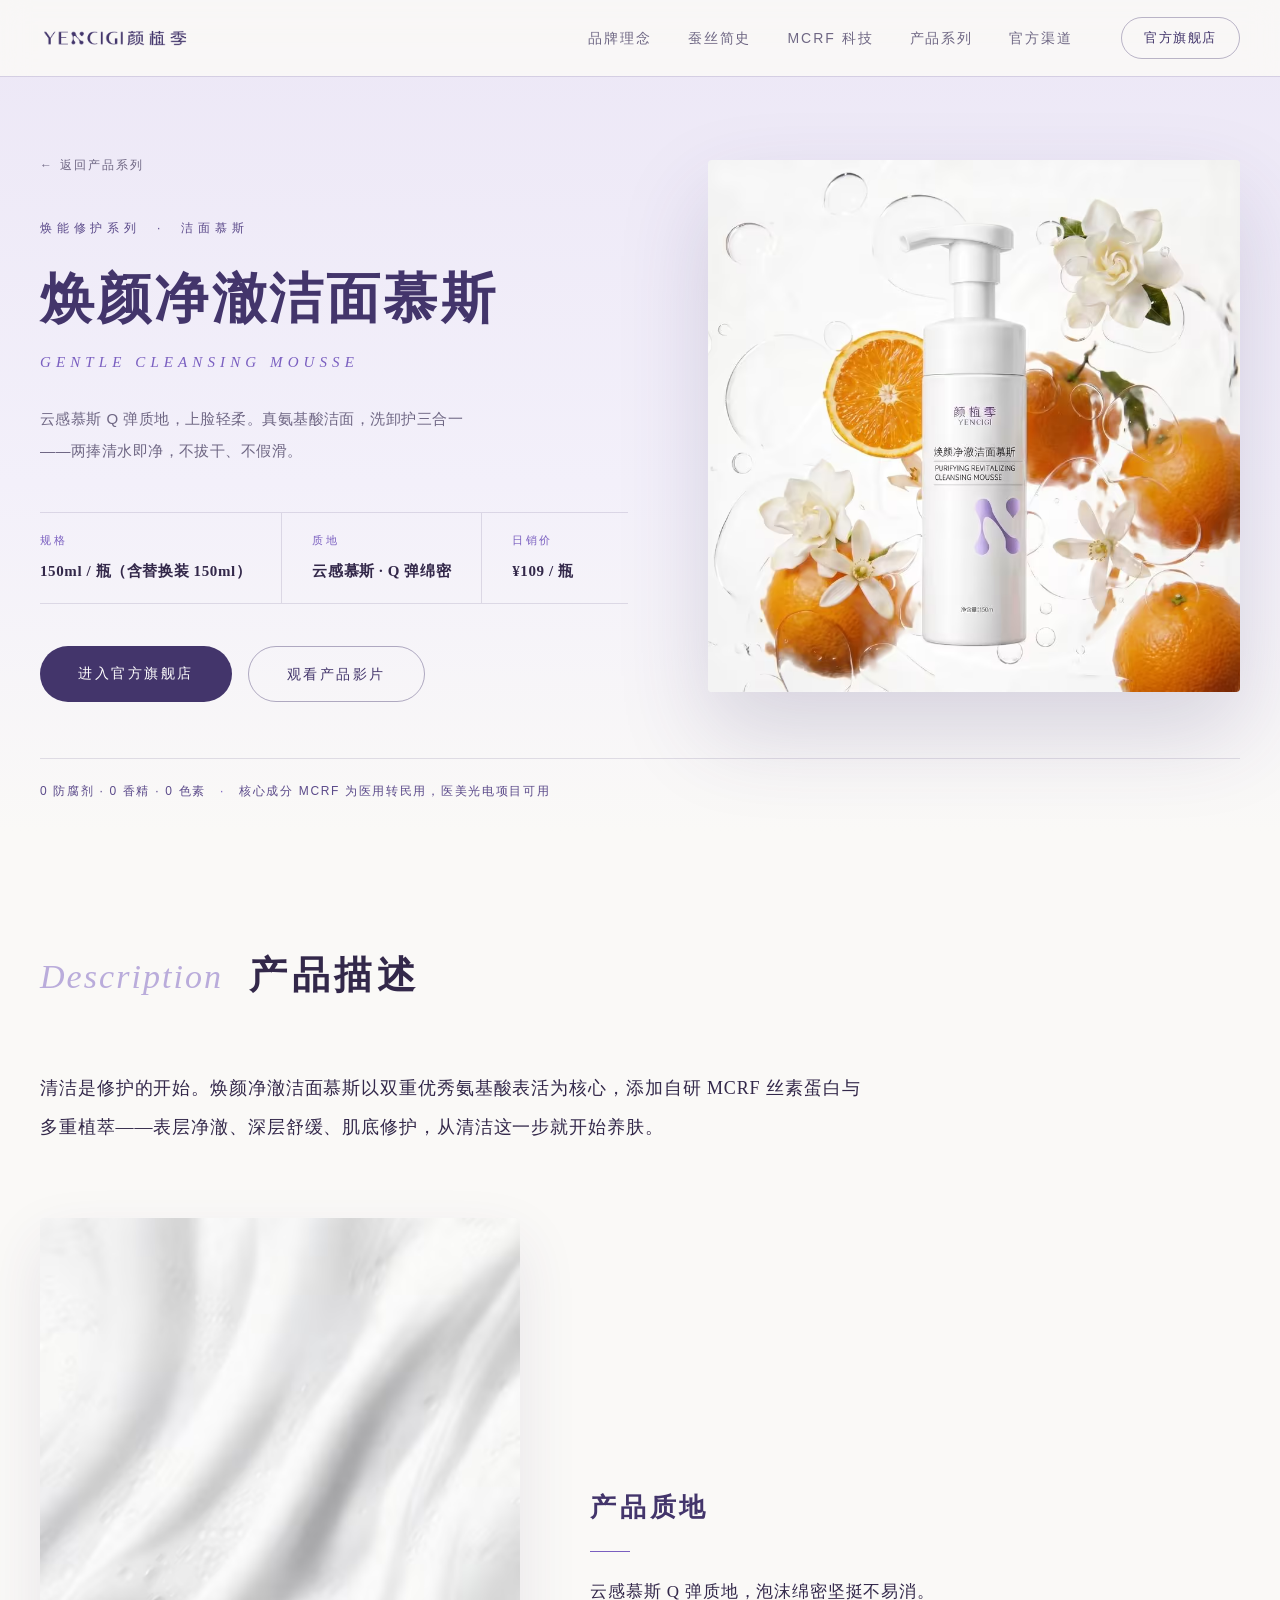
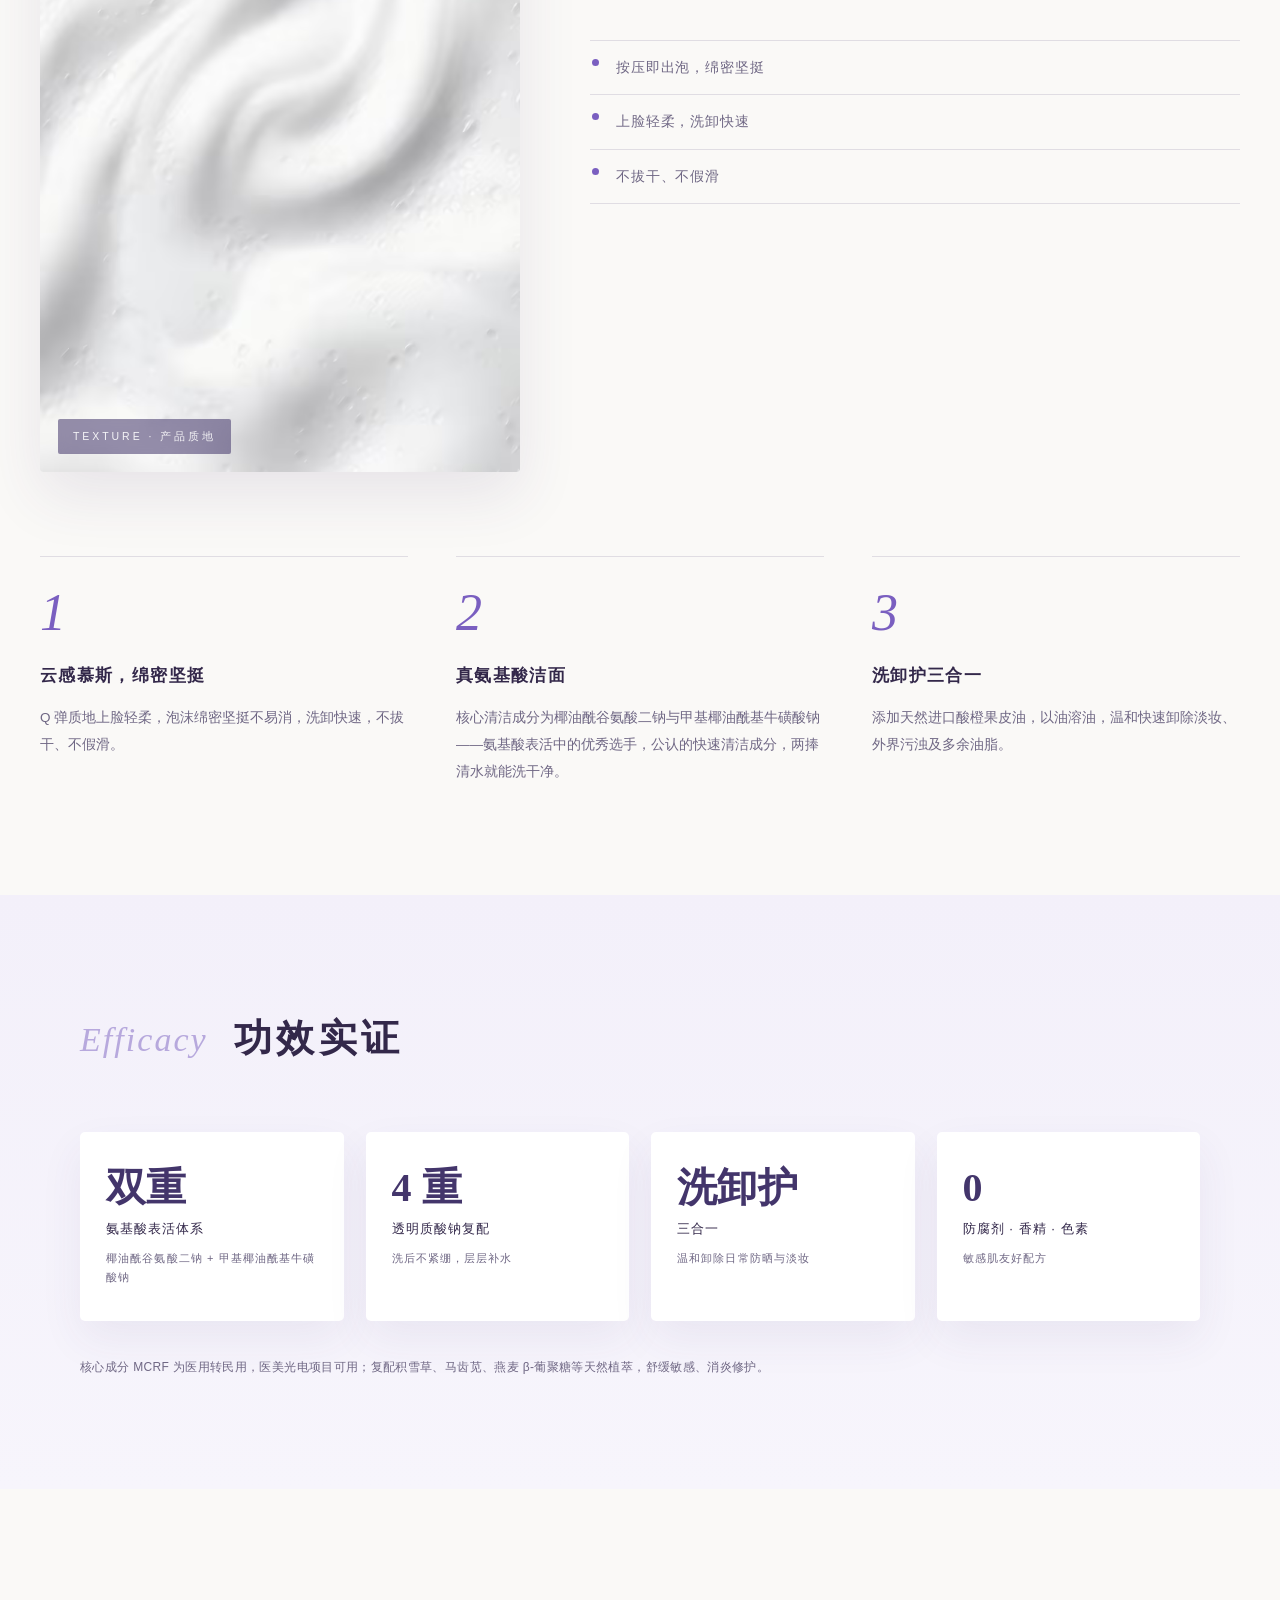
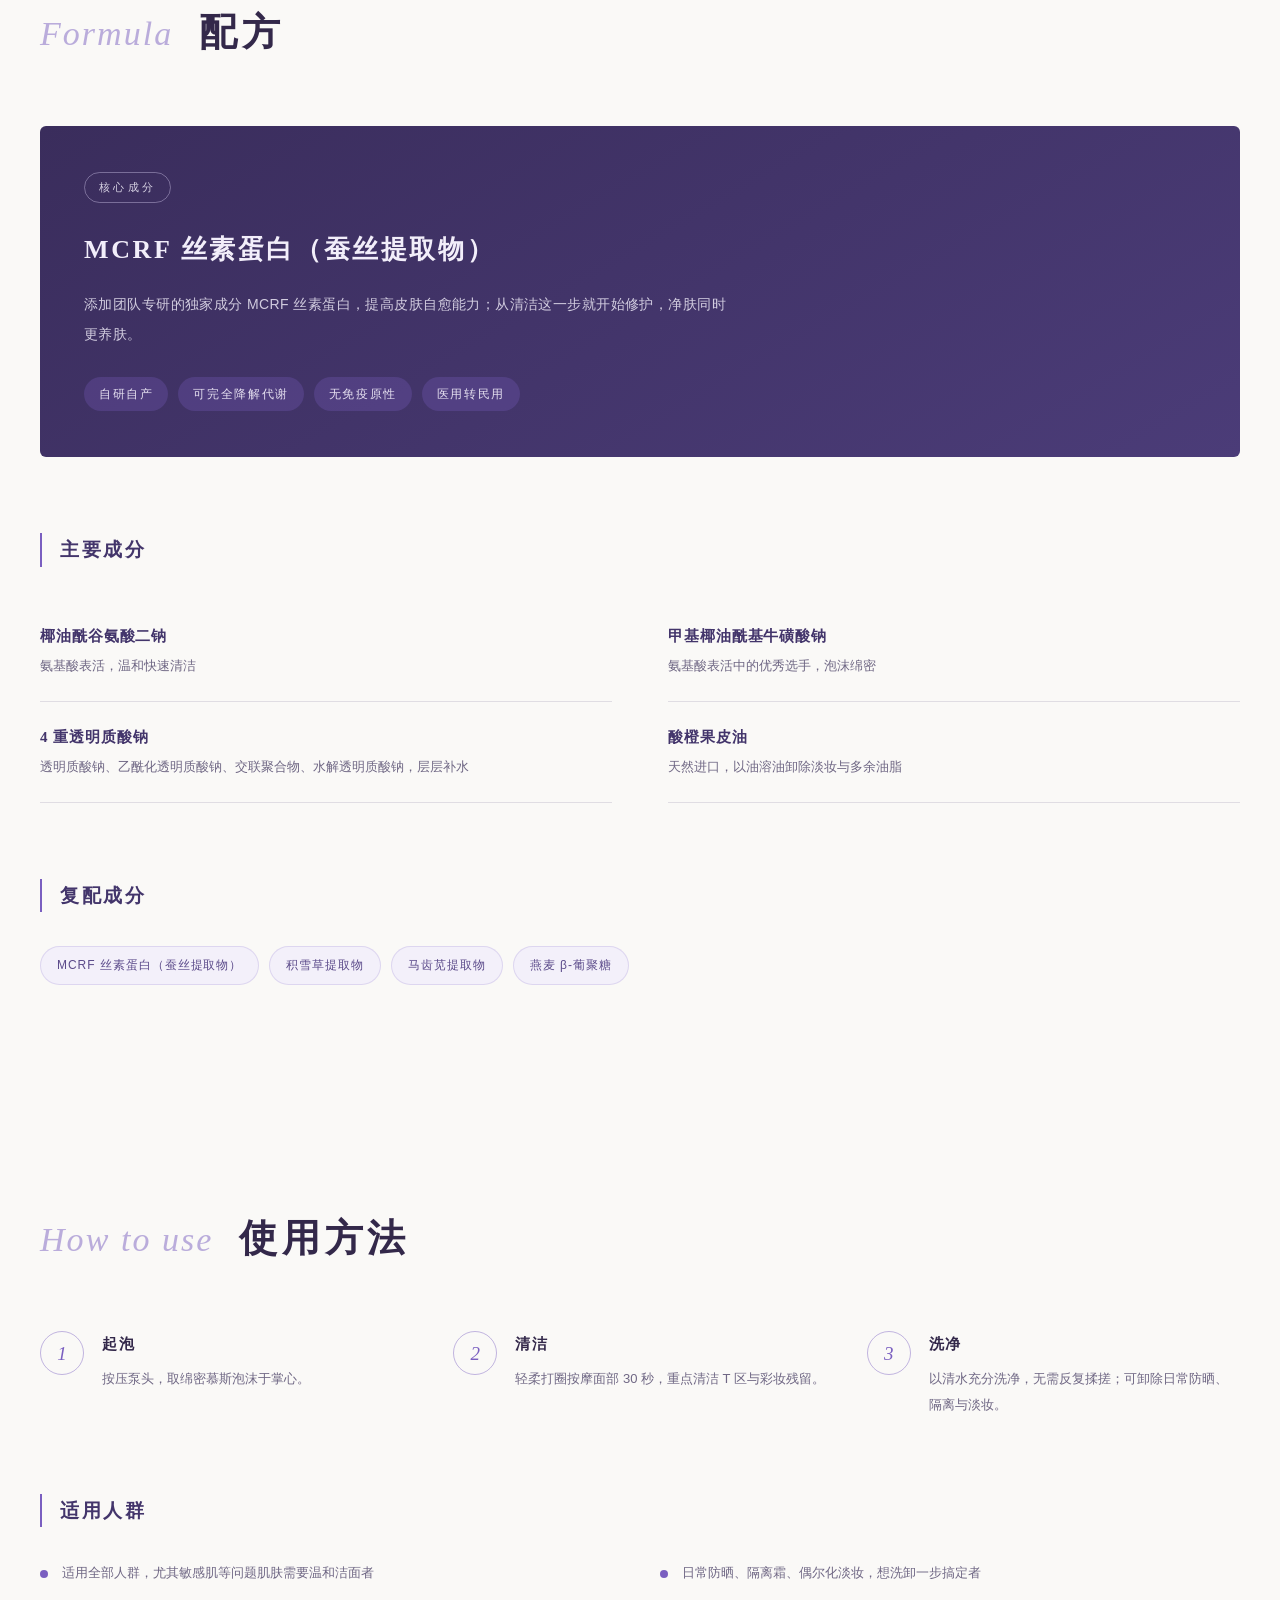
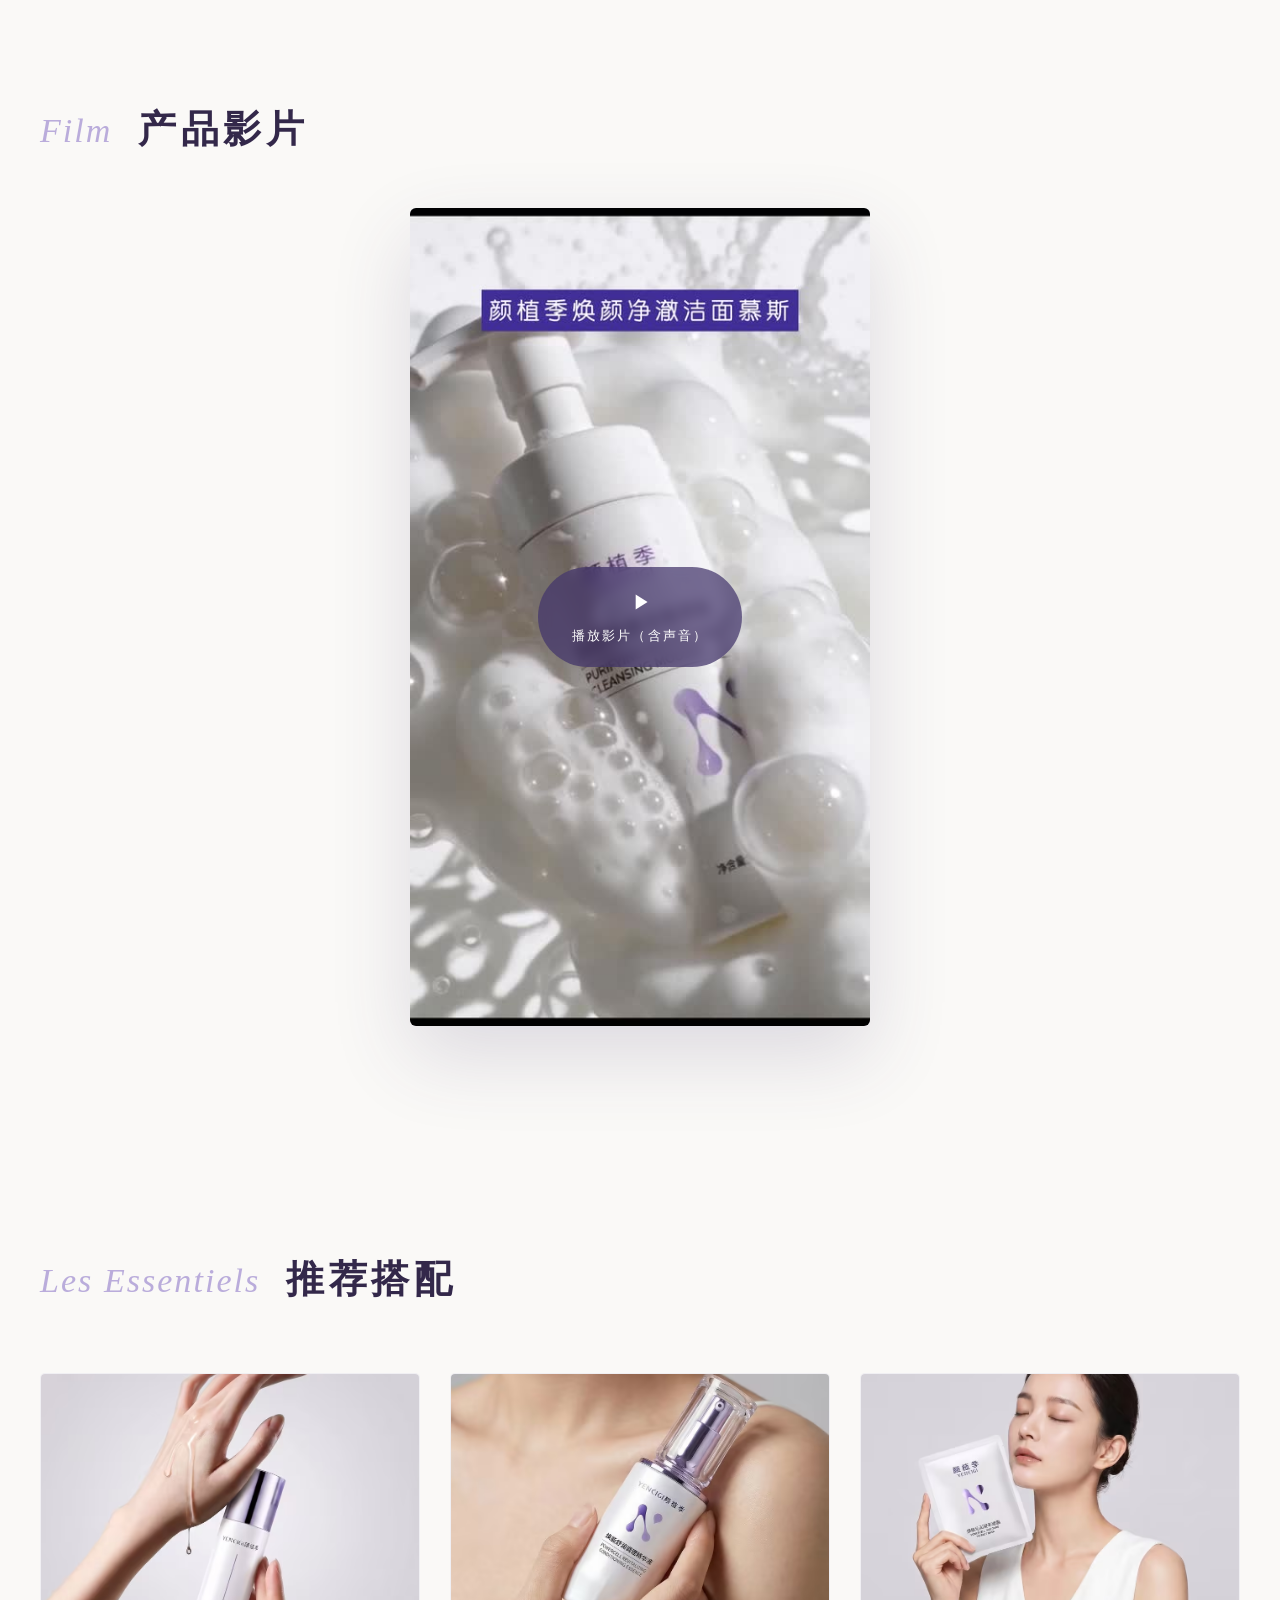
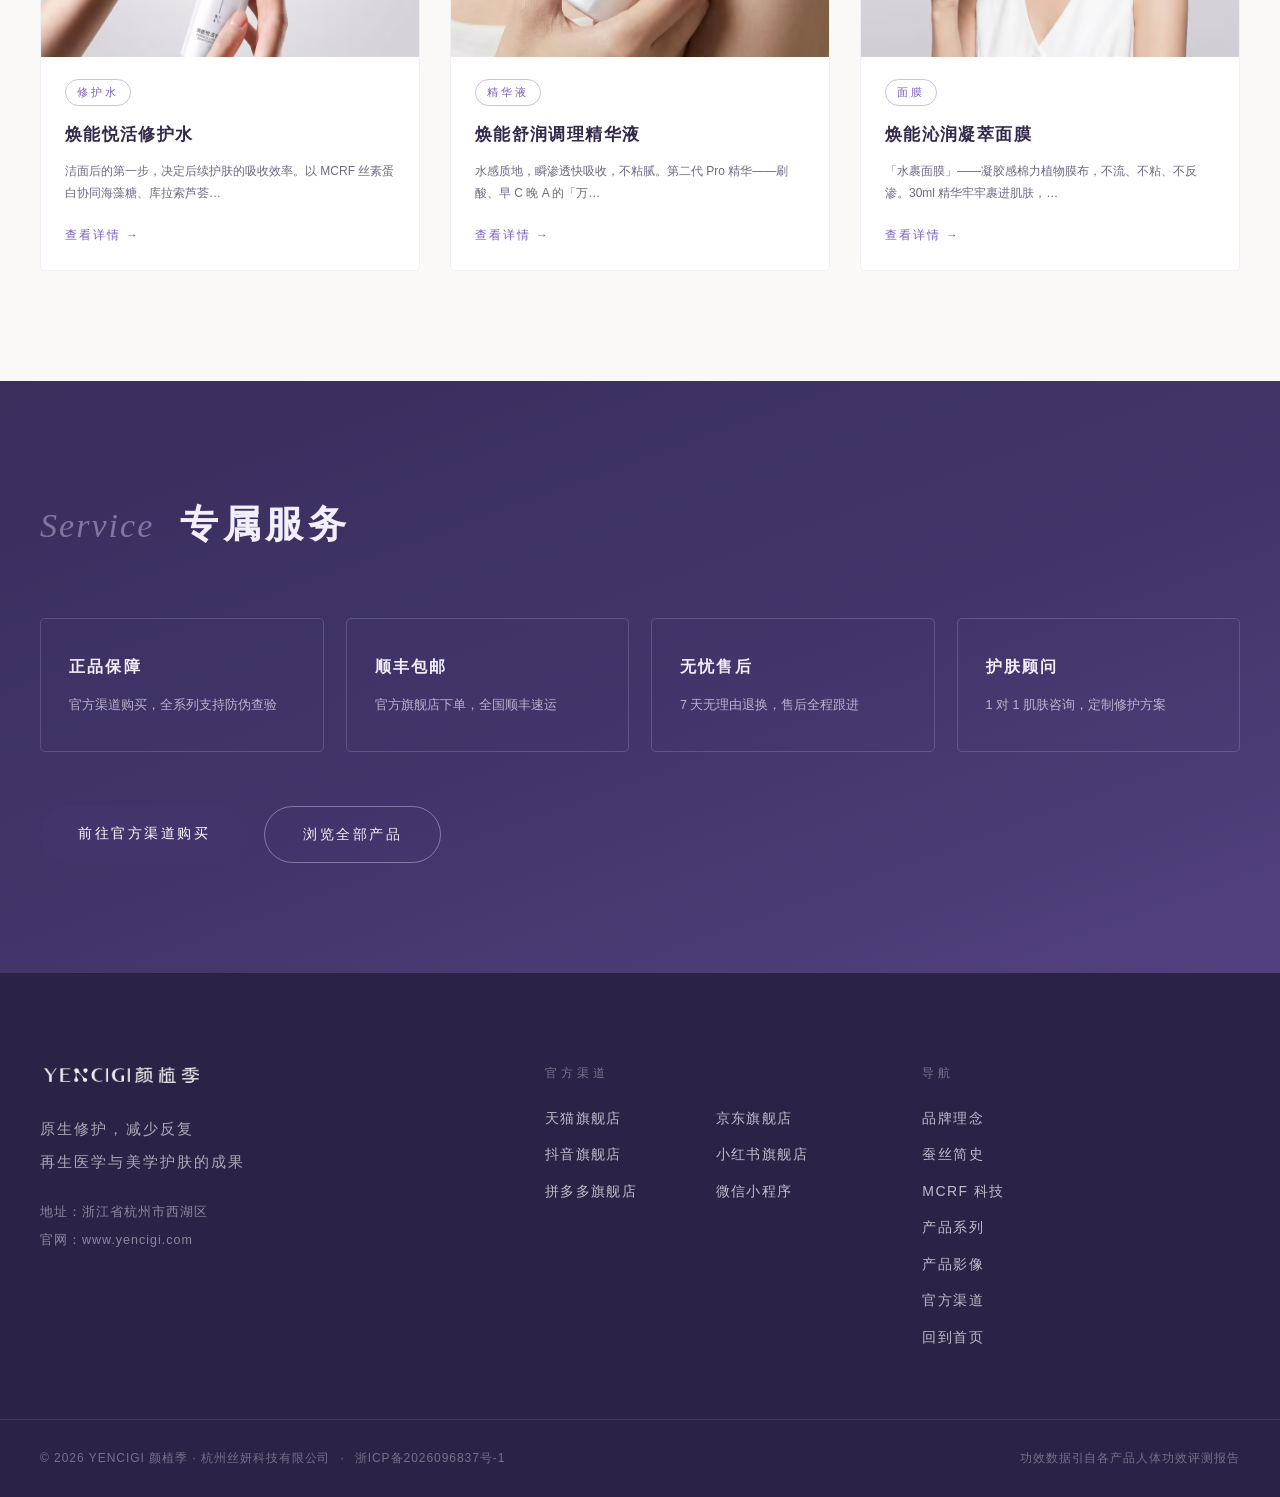
<file: product-cleanser.html>
<!DOCTYPE html>
<html lang="zh-CN">
<head>
<meta charset="UTF-8">
<meta name="viewport" content="width=device-width, initial-scale=1.0">
<meta http-equiv="Cache-Control" content="no-transform">
<meta http-equiv="Cache-Control" content="no-siteapp">
<meta name="applicable-device" content="pc,mobile">
<meta name="renderer" content="webkit">
<meta http-equiv="X-UA-Compatible" content="IE=edge">
<meta name="format-detection" content="telephone=no">
<meta name="keywords" content="颜植季,焕颜净澈洁面慕斯,氨基酸洁面,洁面慕斯,敏感肌洗面奶,YENCIGI">
<script>document.documentElement.classList.add("js")</script>
<title>焕颜净澈洁面慕斯｜氨基酸洁面 — 颜植季 YENCIGI</title>
<meta name="description" content="云感慕斯 Q 弹质地，上脸轻柔。真氨基酸洁面，洗卸护三合一——两捧清水即净，不拔干、不假滑。">
<link rel="icon" href="assets/favicon-32.png" type="image/png" sizes="32x32">
<link rel="apple-touch-icon" href="assets/apple-touch-icon.png" sizes="180x180">
<link rel="stylesheet" href="style.css">
<link rel="canonical" href="https://www.yencigi.com/product-cleanser.html">
<meta property="og:type" content="product">
<meta property="og:site_name" content="颜植季 YENCIGI">
<meta property="og:title" content="焕颜净澈洁面慕斯｜氨基酸洁面 — 颜植季 YENCIGI">
<meta property="og:description" content="云感慕斯 Q 弹质地，上脸轻柔。真氨基酸洁面，洗卸护三合一——两捧清水即净，不拔干、不假滑。">
<meta property="og:url" content="https://www.yencigi.com/product-cleanser.html">
<meta property="og:image" content="https://www.yencigi.com/assets/og-cleanser.jpg">
<meta property="og:image:width" content="1200">
<meta property="og:image:height" content="630">
<meta property="og:image:alt" content="焕颜净澈洁面慕斯｜氨基酸洁面 — 颜植季 YENCIGI">
<meta property="og:locale" content="zh_CN">
<meta name="twitter:card" content="summary_large_image">
<meta name="twitter:title" content="焕颜净澈洁面慕斯｜氨基酸洁面 — 颜植季 YENCIGI">
<meta name="twitter:description" content="云感慕斯 Q 弹质地，上脸轻柔。真氨基酸洁面，洗卸护三合一——两捧清水即净，不拔干、不假滑。">
<meta name="twitter:image" content="https://www.yencigi.com/assets/og-cleanser.jpg">
<meta name="theme-color" content="#faf9f7">
<script type="application/ld+json">
{"@context":"https://schema.org","@graph":[{"@type":"Product","name":"焕颜净澈洁面慕斯","alternateName":"GENTLE CLEANSING MOUSSE","description":"云感慕斯 Q 弹质地，上脸轻柔。真氨基酸洁面，洗卸护三合一——两捧清水即净，不拔干、不假滑。","image":["https://www.yencigi.com/assets/p-cleanser.jpg","https://www.yencigi.com/assets/og-cleanser.jpg"],"brand":{"@type":"Brand","name":"颜植季 YENCIGI"},"category":"护肤品 / 焕能修护系列","size":"150ml / 瓶（含替换装 150ml）","offers":{"@type":"Offer","url":"https://www.yencigi.com/product-cleanser.html","priceCurrency":"CNY","price":"109","availability":"https://schema.org/InStock","seller":{"@type":"Organization","name":"颜植季 YENCIGI"}}},{"@type":"BreadcrumbList","itemListElement":[{"@type":"ListItem","position":1,"name":"首页","item":"https://www.yencigi.com/"},{"@type":"ListItem","position":2,"name":"产品系列","item":"https://www.yencigi.com/#products"},{"@type":"ListItem","position":3,"name":"焕颜净澈洁面慕斯","item":"https://www.yencigi.com/product-cleanser.html"}]}]}
</script>
<!-- 百度统计：在 tongji.baidu.com 新增站点后，把 YOUR_HM_ID 换成代码中 hm.js? 后面的 32 位 ID 并取消注释 -->
<!--
<script>
var _hmt = _hmt || [];
(function () { var hm = document.createElement("script"); hm.src = "https://hm.baidu.com/hm.js?YOUR_HM_ID";
  var s = document.getElementsByTagName("script")[0]; s.parentNode.insertBefore(hm, s); })();
</script>
-->
</head>
<body class="pdp">

<header class="site-header" id="siteHeader">
  <div class="header-inner">
    <a class="brand" href="/" aria-label="YENCIGI 颜植季">
      <img src="assets/logo.png" alt="YENCIGI 颜植季" width="388" height="57">
    </a>
    <nav class="main-nav" id="mainNav">
      <a href="/#philosophy">品牌理念</a>
      <a href="/#silk">蚕丝简史</a>
      <a href="/#science">MCRF 科技</a>
      <a href="/#products">产品系列</a>
      <a href="/#channels">官方渠道</a>
    </nav>
    <a class="header-cta" href="/#channels">官方旗舰店</a>
    <button class="nav-toggle" id="navToggle" aria-label="打开菜单"><span></span><span></span></button>
  </div>
</header>

<main>
<!-- ======= 产品首屏 ======= -->
<section class="pd-hero" id="top">
  <div class="pd-hero-inner">
    <div class="pd-hero-copy">
      <a class="pd-crumb" href="/#products">← 返回产品系列</a>
      <p class="pd-eyebrow">焕能修护系列 &nbsp;·&nbsp; 洁面慕斯</p>
      <h1>焕颜净澈洁面慕斯</h1>
      <p class="pd-en">GENTLE CLEANSING MOUSSE</p>
      <p class="pd-lede">云感慕斯 Q 弹质地，上脸轻柔。真氨基酸洁面，洗卸护三合一——两捧清水即净，不拔干、不假滑。</p>
      <div class="pd-facts">
          <div class="pd-fact"><span>规格</span><b>150ml / 瓶（含替换装 150ml）</b></div>
          <div class="pd-fact"><span>质地</span><b>云感慕斯 · Q 弹绵密</b></div>
          <div class="pd-fact"><span>日销价</span><b>¥109 / 瓶</b></div>
      </div>
      <div class="pd-hero-actions">
        <a class="btn btn-solid" href="/#channels">进入官方旗舰店</a>
        <a class="btn btn-ghost" href="#pd-film">观看产品影片</a>
      </div>
    </div>
    <div class="pd-hero-media">
      <picture><source type="image/avif" srcset="assets/p-cleanser.avif"><img src="assets/p-cleanser.jpg" alt="焕颜净澈洁面慕斯" width="900" height="900" fetchpriority="high"></picture>
    </div>
  </div>
  <div class="pd-safety"><span>0 防腐剂 · 0 香精 · 0 色素</span><i>·</i><span>核心成分 MCRF 为医用转民用，医美光电项目可用</span></div>
</section>

<!-- ======= 产品描述 ======= -->
<section class="pd-section pd-desc">
  <div class="pd-section-head reveal">
    <span class="pd-section-index">Description</span>
    <h2>产品描述</h2>
  </div>
  <p class="pd-lead reveal d1">清洁是修护的开始。焕颜净澈洁面慕斯以双重优秀氨基酸表活为核心，添加自研 MCRF 丝素蛋白与多重植萃——表层净澈、深层舒缓、肌底修护，从清洁这一步就开始养肤。</p>
  <div class="pd-texture reveal">
    <div class="pd-texture-media">
      <picture><source type="image/avif" srcset="assets/tex-cleanser.avif"><img src="assets/tex-cleanser.jpg" alt="焕颜净澈洁面慕斯 产品质地" loading="lazy" width="800" height="1422"></picture>
      <span class="pd-texture-tag">Texture · 产品质地</span>
    </div>
    <div class="pd-texture-body">
      <h3>产品质地</h3>
      <p class="pd-texture-lead">云感慕斯 Q 弹质地，泡沫绵密坚挺不易消。</p>
      <ul class="pd-texture-features"><li>按压即出泡，绵密坚挺</li><li>上脸轻柔，洗卸快速</li><li>不拔干、不假滑</li></ul>
    </div>
  </div>
  <div class="pd-points">
        <div class="pd-point reveal">
          <span class="pd-point-num">1</span>
          <h3>云感慕斯，绵密坚挺</h3>
          <p>Q 弹质地上脸轻柔，泡沫绵密坚挺不易消，洗卸快速，不拔干、不假滑。</p>
        </div>
        <div class="pd-point reveal">
          <span class="pd-point-num">2</span>
          <h3>真氨基酸洁面</h3>
          <p>核心清洁成分为椰油酰谷氨酸二钠与甲基椰油酰基牛磺酸钠——氨基酸表活中的优秀选手，公认的快速清洁成分，两捧清水就能洗干净。</p>
        </div>
        <div class="pd-point reveal">
          <span class="pd-point-num">3</span>
          <h3>洗卸护三合一</h3>
          <p>添加天然进口酸橙果皮油，以油溶油，温和快速卸除淡妆、外界污浊及多余油脂。</p>
        </div>
  </div>

</section>

<!-- ======= 功效实证 ======= -->
<section class="pd-section pd-efficacy">
  <div class="pd-section-head reveal">
    <span class="pd-section-index">Efficacy</span>
    <h2>功效实证</h2>
  </div>
  <div class="pd-data-grid">
        <div class="pd-data-card reveal">
          <b>双重</b>
          <span>氨基酸表活体系</span>
          <em>椰油酰谷氨酸二钠 + 甲基椰油酰基牛磺酸钠</em>
        </div>
        <div class="pd-data-card reveal">
          <b>4 重</b>
          <span>透明质酸钠复配</span>
          <em>洗后不紧绷，层层补水</em>
        </div>
        <div class="pd-data-card reveal">
          <b>洗卸护</b>
          <span>三合一</span>
          <em>温和卸除日常防晒与淡妆</em>
        </div>
        <div class="pd-data-card reveal">
          <b>0</b>
          <span>防腐剂 · 香精 · 色素</span>
          <em>敏感肌友好配方</em>
        </div>
  </div>
  <p class="pd-note reveal">核心成分 MCRF 为医用转民用，医美光电项目可用；复配积雪草、马齿苋、燕麦 β-葡聚糖等天然植萃，舒缓敏感、消炎修护。</p>
</section>

<!-- ======= 配方 ======= -->
<section class="pd-section pd-formula">
  <div class="pd-section-head reveal">
    <span class="pd-section-index">Formula</span>
    <h2>配方</h2>
  </div>
  <div class="pd-core reveal">
    <span class="pd-core-tag">核心成分</span>
    <h3>MCRF 丝素蛋白（蚕丝提取物）</h3>
    <p>添加团队专研的独家成分 MCRF 丝素蛋白，提高皮肤自愈能力；从清洁这一步就开始修护，净肤同时更养肤。</p>
    <div class="pd-core-badges"><i>自研自产</i><i>可完全降解代谢</i><i>无免疫原性</i><i>医用转民用</i></div>
  </div>
  <h3 class="pd-sub-title">主要成分</h3>
  <ul class="pd-main-list">
        <li class="reveal"><b>椰油酰谷氨酸二钠</b><span>氨基酸表活，温和快速清洁</span></li>
        <li class="reveal"><b>甲基椰油酰基牛磺酸钠</b><span>氨基酸表活中的优秀选手，泡沫绵密</span></li>
        <li class="reveal"><b>4 重透明质酸钠</b><span>透明质酸钠、乙酰化透明质酸钠、交联聚合物、水解透明质酸钠，层层补水</span></li>
        <li class="reveal"><b>酸橙果皮油</b><span>天然进口，以油溶油卸除淡妆与多余油脂</span></li>
  </ul>
  <h3 class="pd-sub-title">复配成分</h3>
  <div class="pd-extra reveal"><i>MCRF 丝素蛋白（蚕丝提取物）</i><i>积雪草提取物</i><i>马齿苋提取物</i><i>燕麦 β-葡聚糖</i></div>
</section>

<!-- ======= 使用方法 ======= -->
<section class="pd-section pd-usage">
  <div class="pd-section-head reveal">
    <span class="pd-section-index">How to use</span>
    <h2>使用方法</h2>
  </div>
  <ol class="pd-steps">
        <li class="reveal">
          <span class="pd-step-num">1</span>
          <div><b>起泡</b><p>按压泵头，取绵密慕斯泡沫于掌心。</p></div>
        </li>
        <li class="reveal">
          <span class="pd-step-num">2</span>
          <div><b>清洁</b><p>轻柔打圈按摩面部 30 秒，重点清洁 T 区与彩妆残留。</p></div>
        </li>
        <li class="reveal">
          <span class="pd-step-num">3</span>
          <div><b>洗净</b><p>以清水充分洗净，无需反复揉搓；可卸除日常防晒、隔离与淡妆。</p></div>
        </li>
  </ol>
  <h3 class="pd-sub-title">适用人群</h3>
  <ul class="pd-suit">
<li class="reveal">适用全部人群，尤其敏感肌等问题肌肤需要温和洁面者</li><li class="reveal">日常防晒、隔离霜、偶尔化淡妆，想洗卸一步搞定者</li>
  </ul>

</section>

<!-- ======= 产品影片 ======= -->
<section class="pd-film" id="pd-film">
  <div class="pd-section-head reveal">
    <span class="pd-section-index">Film</span>
    <h2>产品影片</h2>
  </div>
  <figure class="pd-film-frame reveal">
    <video id="pdVideo" src="assets/v-cleanser.mp4" poster="assets/v-cleanser.mp4.jpg" muted loop playsinline preload="none" disablepictureinpicture aria-label="焕颜净澈洁面慕斯产品影片"></video>
    <button class="pd-film-play" id="pdFilmPlay" aria-label="播放产品影片">
      <svg viewBox="0 0 24 24" width="22" height="22" fill="currentColor"><path d="M8 5v14l11-7z"/></svg>
      <span>播放影片（含声音）</span>
    </button>
  </figure>
</section>

<!-- ======= 推荐产品 ======= -->
<section class="pd-section pd-essentiels">
  <div class="pd-section-head reveal">
    <span class="pd-section-index">Les Essentiels</span>
    <h2>推荐搭配</h2>
  </div>
  <div class="pd-rec-grid">
        <a class="pd-rec-card reveal" href="product-toner.html">
          <div class="pd-rec-media"><picture><source type="image/avif" srcset="assets/p-toner.avif"><img src="assets/p-toner.jpg" alt="焕能悦活修护水" loading="lazy" width="900" height="900"></picture></div>
          <span class="pd-rec-tag">修护水</span>
          <h3>焕能悦活修护水</h3>
          <p>洁面后的第一步，决定后续护肤的吸收效率。以 MCRF 丝素蛋白协同海藻糖、库拉索芦荟…</p>
          <span class="pd-rec-link">查看详情 →</span>
        </a>
        <a class="pd-rec-card reveal" href="product-serum.html">
          <div class="pd-rec-media"><picture><source type="image/avif" srcset="assets/p-serum.avif"><img src="assets/p-serum.jpg" alt="焕能舒润调理精华液" loading="lazy" width="900" height="1205"></picture></div>
          <span class="pd-rec-tag">精华液</span>
          <h3>焕能舒润调理精华液</h3>
          <p>水感质地，瞬渗透快吸收，不粘腻。第二代 Pro 精华——刷酸、早 C 晚 A 的「万…</p>
          <span class="pd-rec-link">查看详情 →</span>
        </a>
        <a class="pd-rec-card reveal" href="product-mask.html">
          <div class="pd-rec-media"><picture><source type="image/avif" srcset="assets/p-mask.avif"><img src="assets/p-mask.jpg" alt="焕能沁润凝萃面膜" loading="lazy" width="900" height="900"></picture></div>
          <span class="pd-rec-tag">面膜</span>
          <h3>焕能沁润凝萃面膜</h3>
          <p>「水裹面膜」——凝胶感棉力植物膜布，不流、不粘、不反渗。30ml 精华牢牢裹进肌肤，…</p>
          <span class="pd-rec-link">查看详情 →</span>
        </a>
  </div>
</section>

<!-- ======= 专属服务 ======= -->
<section class="pd-service" id="pd-service">
  <div class="pd-section-head light reveal">
    <span class="pd-section-index">Service</span>
    <h2>专属服务</h2>
  </div>
  <div class="pd-service-grid">
    <div class="pd-service-item reveal"><b>正品保障</b><p>官方渠道购买，全系列支持防伪查验</p></div>
    <div class="pd-service-item reveal d1"><b>顺丰包邮</b><p>官方旗舰店下单，全国顺丰速运</p></div>
    <div class="pd-service-item reveal d2"><b>无忧售后</b><p>7 天无理由退换，售后全程跟进</p></div>
    <div class="pd-service-item reveal d3"><b>护肤顾问</b><p>1 对 1 肌肤咨询，定制修护方案</p></div>
  </div>
  <div class="pd-service-cta reveal">
    <a class="btn btn-solid" href="/#channels">前往官方渠道购买</a>
    <a class="btn btn-ghost" href="/#products">浏览全部产品</a>
  </div>
</section>
</main>

<footer class="site-footer">
  <div class="footer-inner">
    <div class="footer-brand">
      <a href="/"><img class="footer-logo" src="assets/logo.png" alt="YENCIGI 颜植季" width="388" height="57"></a>
      <p class="footer-slogan">原生修护，减少反复<br>再生医学与美学护肤的成果</p>
      <div class="footer-meta">
        <p>地址：浙江省杭州市西湖区</p>
        <p>官网：<a href="https://www.yencigi.com/">www.yencigi.com</a></p>
      </div>
    </div>
    <div class="footer-channels">
      <p class="footer-label">官方渠道</p>
      <ul>
        <li><a href="/#channels">天猫旗舰店</a></li>
        <li><a href="/#channels">京东旗舰店</a></li>
        <li><a href="/#channels">抖音旗舰店</a></li>
        <li><a href="/#channels">小红书旗舰店</a></li>
        <li><a href="/#channels">拼多多旗舰店</a></li>
        <li><a href="/#channels">微信小程序</a></li>
      </ul>
    </div>
    <div class="footer-nav">
      <p class="footer-label">导航</p>
      <ul>
        <li><a href="/#philosophy">品牌理念</a></li>
        <li><a href="/#silk">蚕丝简史</a></li>
        <li><a href="/#science">MCRF 科技</a></li>
        <li><a href="/#products">产品系列</a></li>
        <li><a href="/#films">产品影像</a></li>
        <li><a href="/#channels">官方渠道</a></li>
        <li><a href="/">回到首页</a></li>
      </ul>
    </div>
  </div>
  <div class="footer-bottom">
    <p class="footer-legal">
      <span>© 2026 YENCIGI 颜植季 · 杭州丝妍科技有限公司</span>
      <span class="footer-sep" aria-hidden="true">·</span>
      <a class="footer-icp" href="https://beian.miit.gov.cn/" target="_blank" rel="noopener noreferrer">浙ICP备2026096837号-1</a>
      <!-- 公安联网备案：取得备案号后替换下方两处 33010XXXXXXXXX，删除两个 hidden；如需官方图标，存为 assets/beian-psb.png 并在号码前加 &lt;img src="assets/beian-psb.png" alt="" width="14" height="14"&gt; -->
      <span class="footer-sep" aria-hidden="true" hidden>·</span>
      <a class="footer-psb" href="https://beian.mps.gov.cn/#/query/webSearch?code=33010XXXXXXXXX" target="_blank" rel="noopener noreferrer" hidden>浙公网安备33010XXXXXXXXX号</a>
    </p>
    <p>功效数据引自各产品人体功效评测报告</p>
  </div>
</footer>

<script src="main.js"></script>
</body>
</html>
</file>
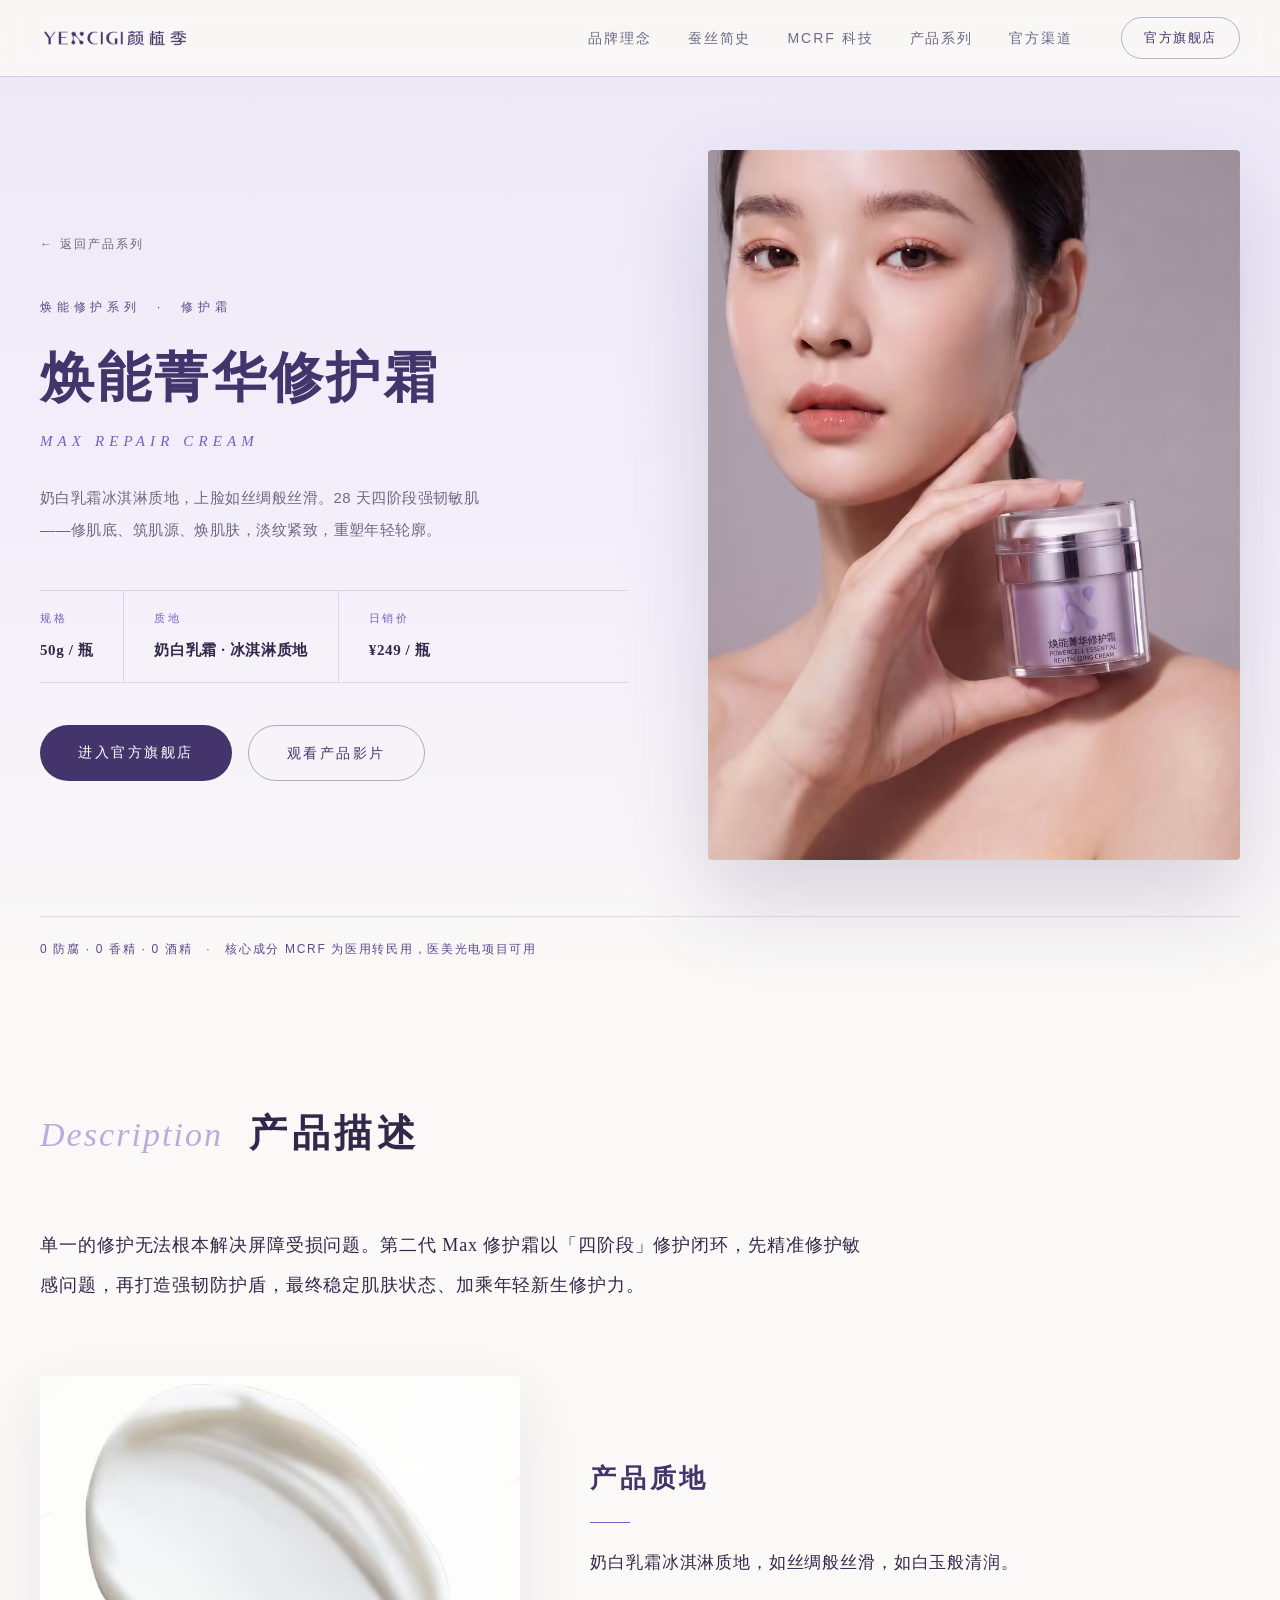
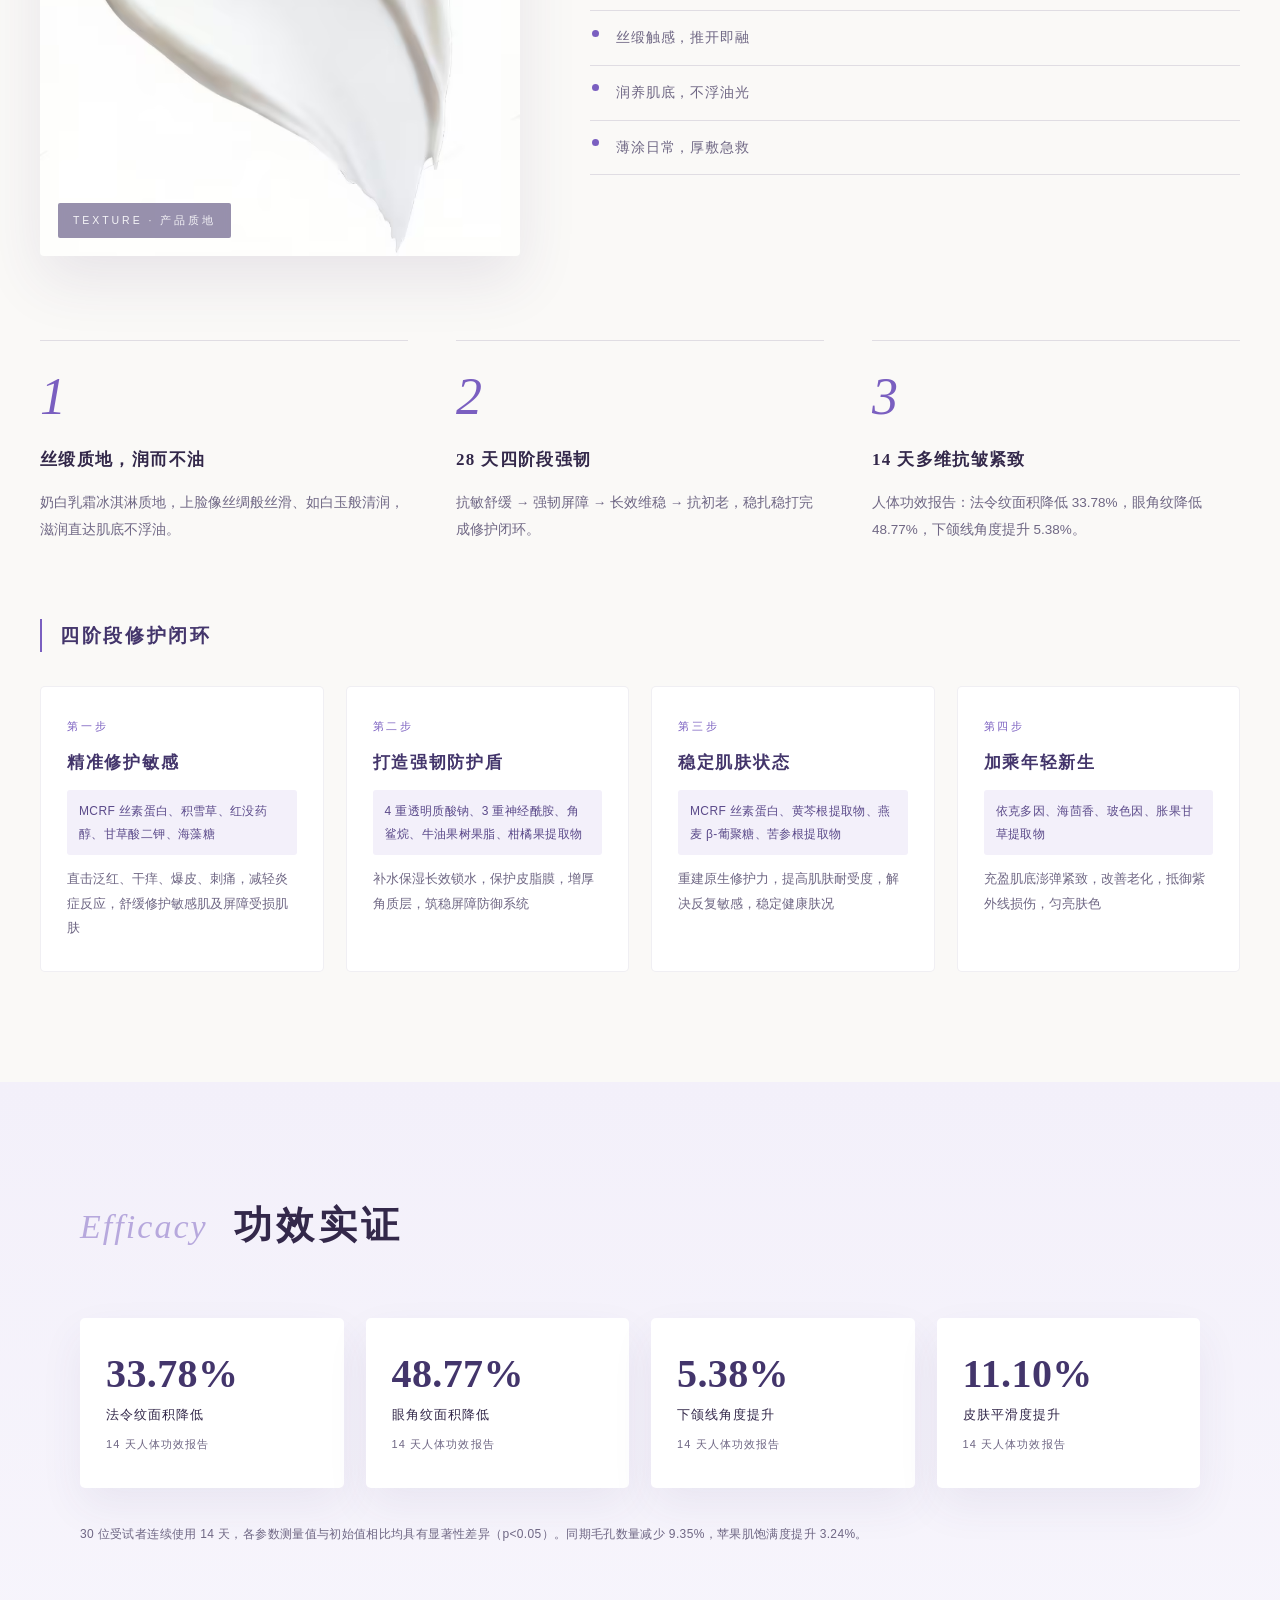
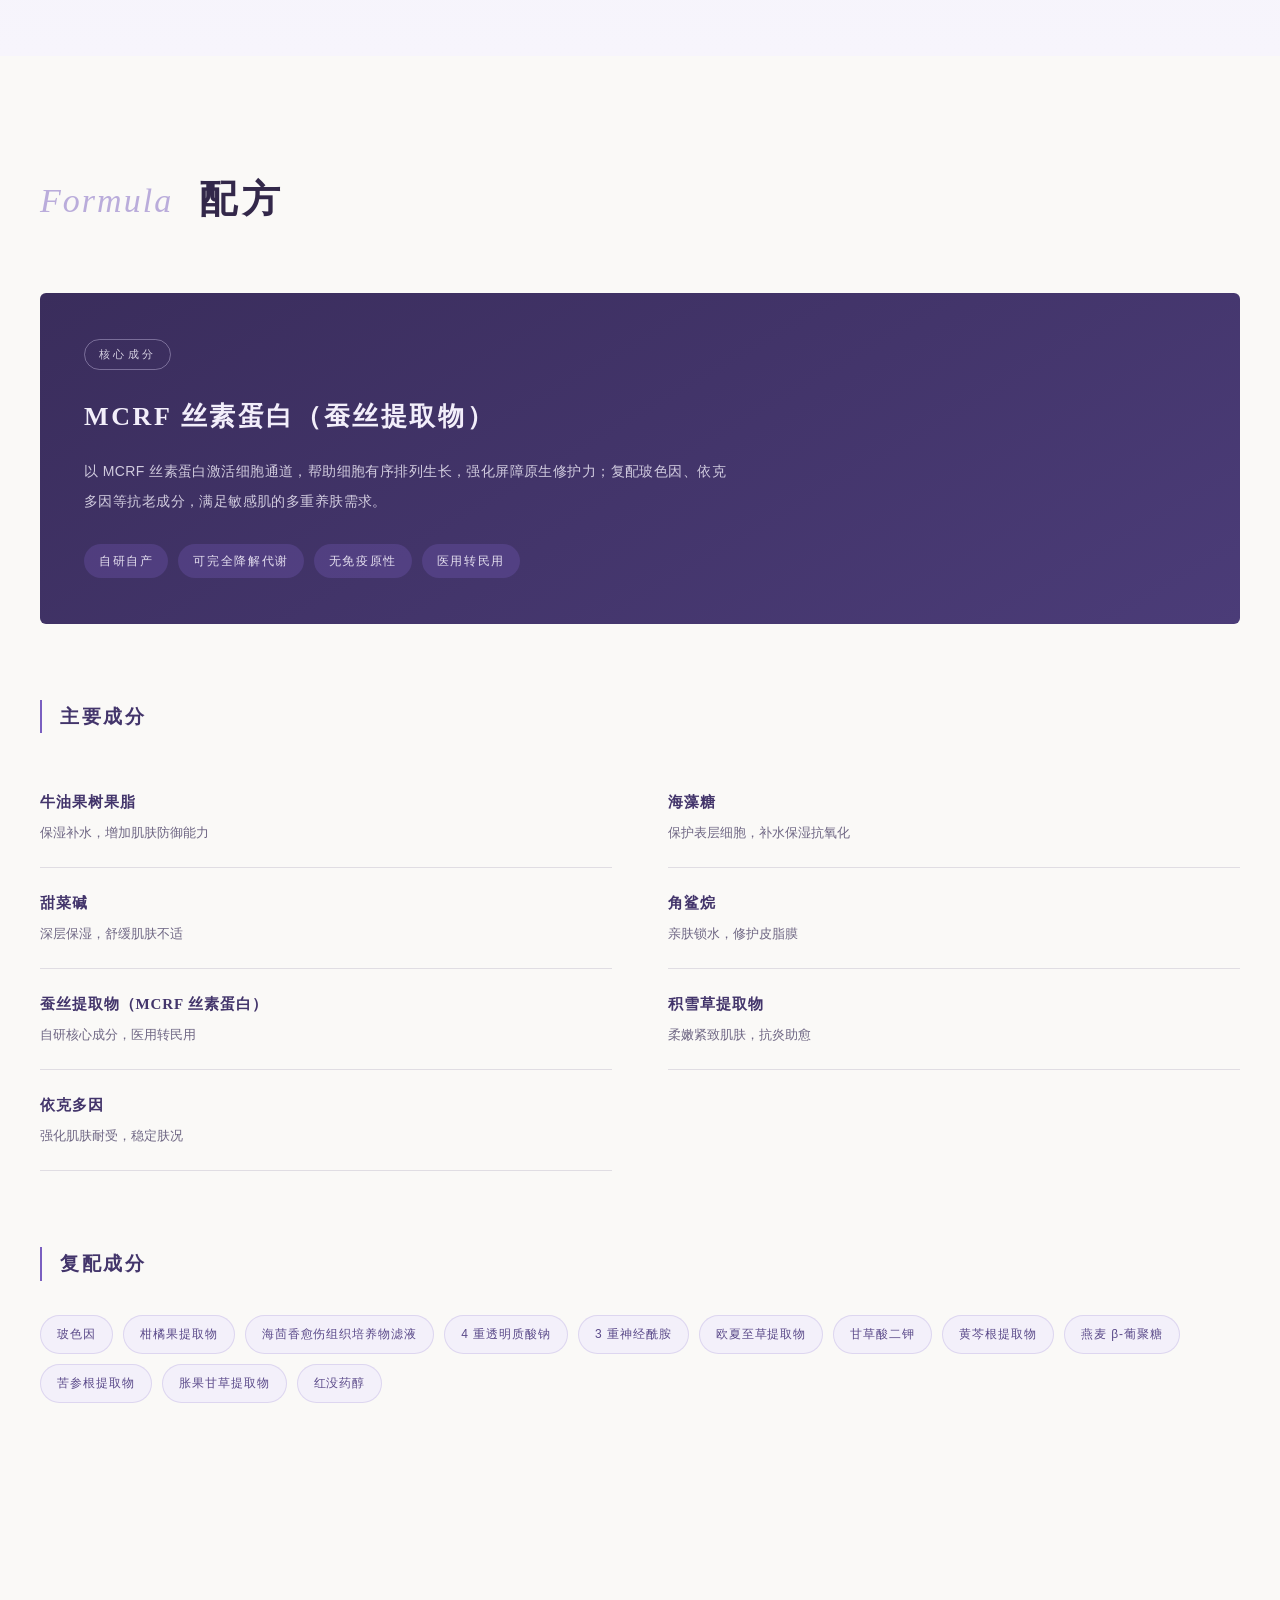
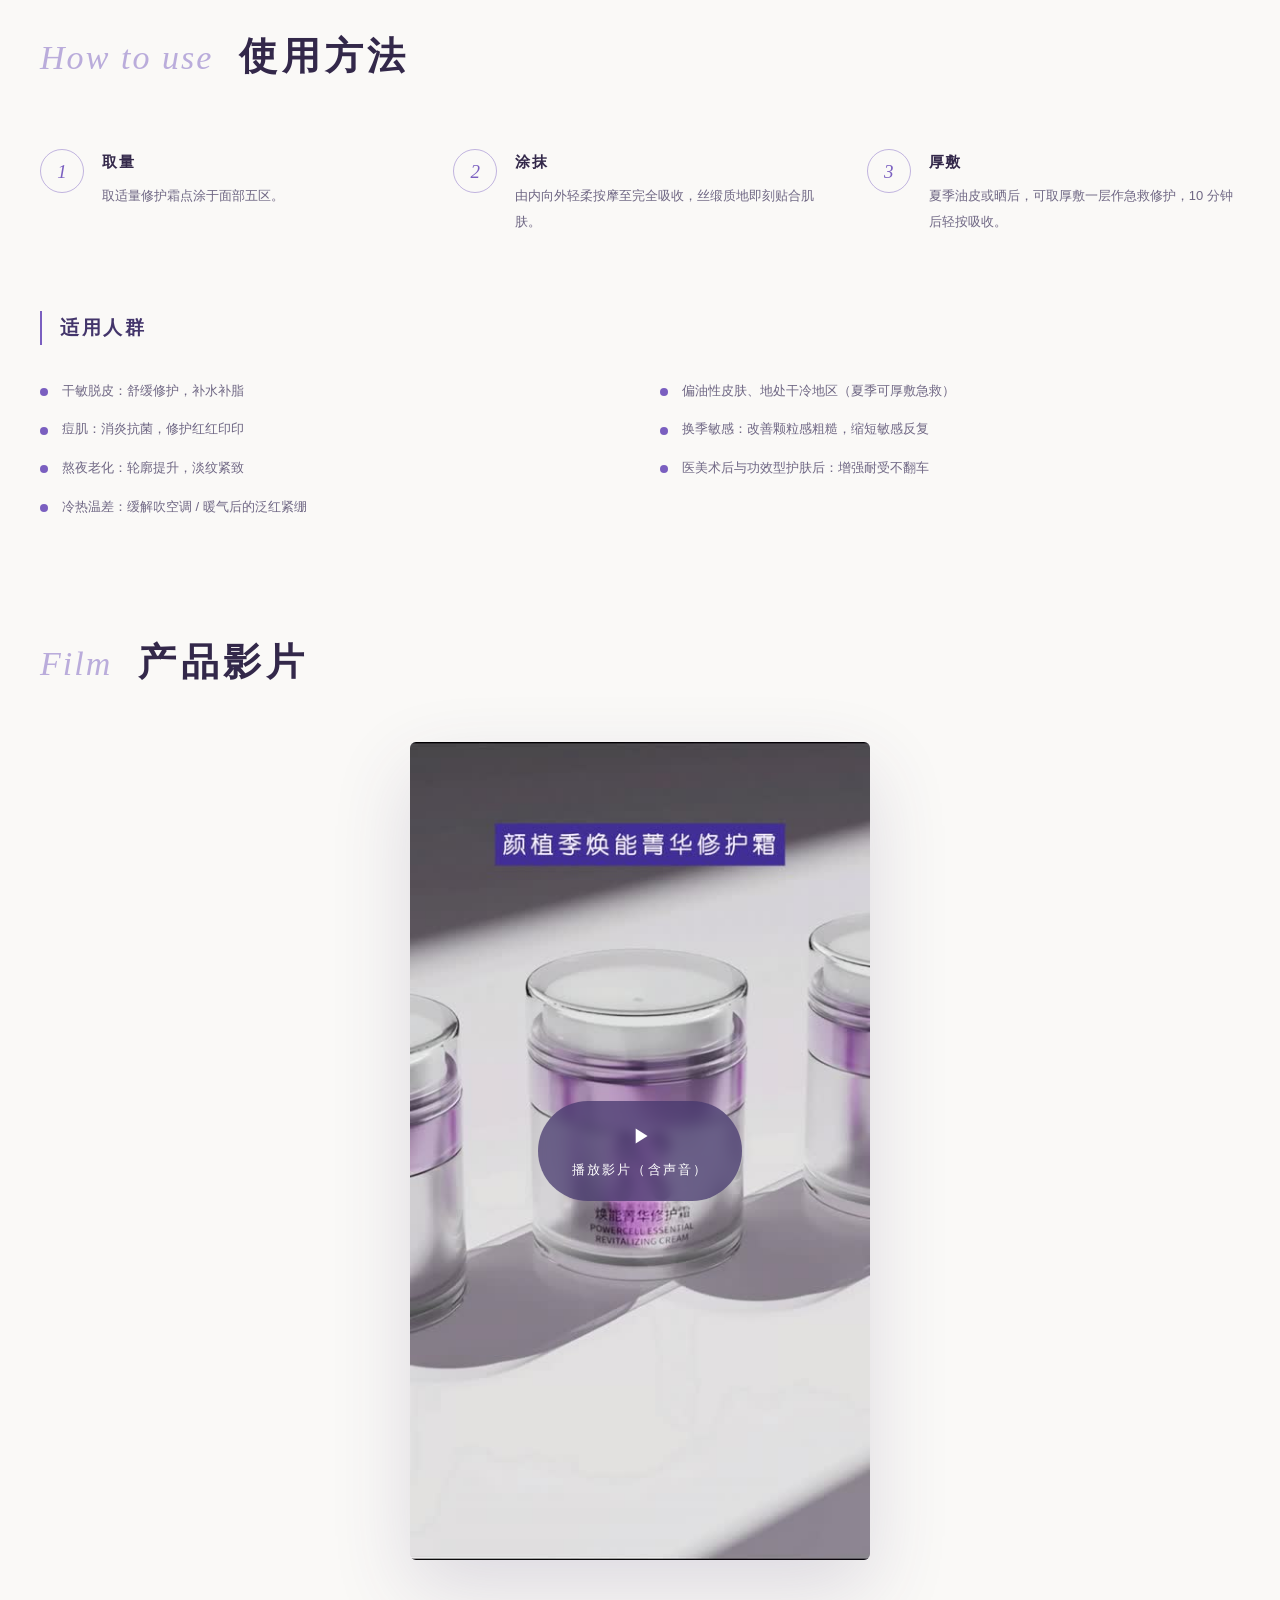
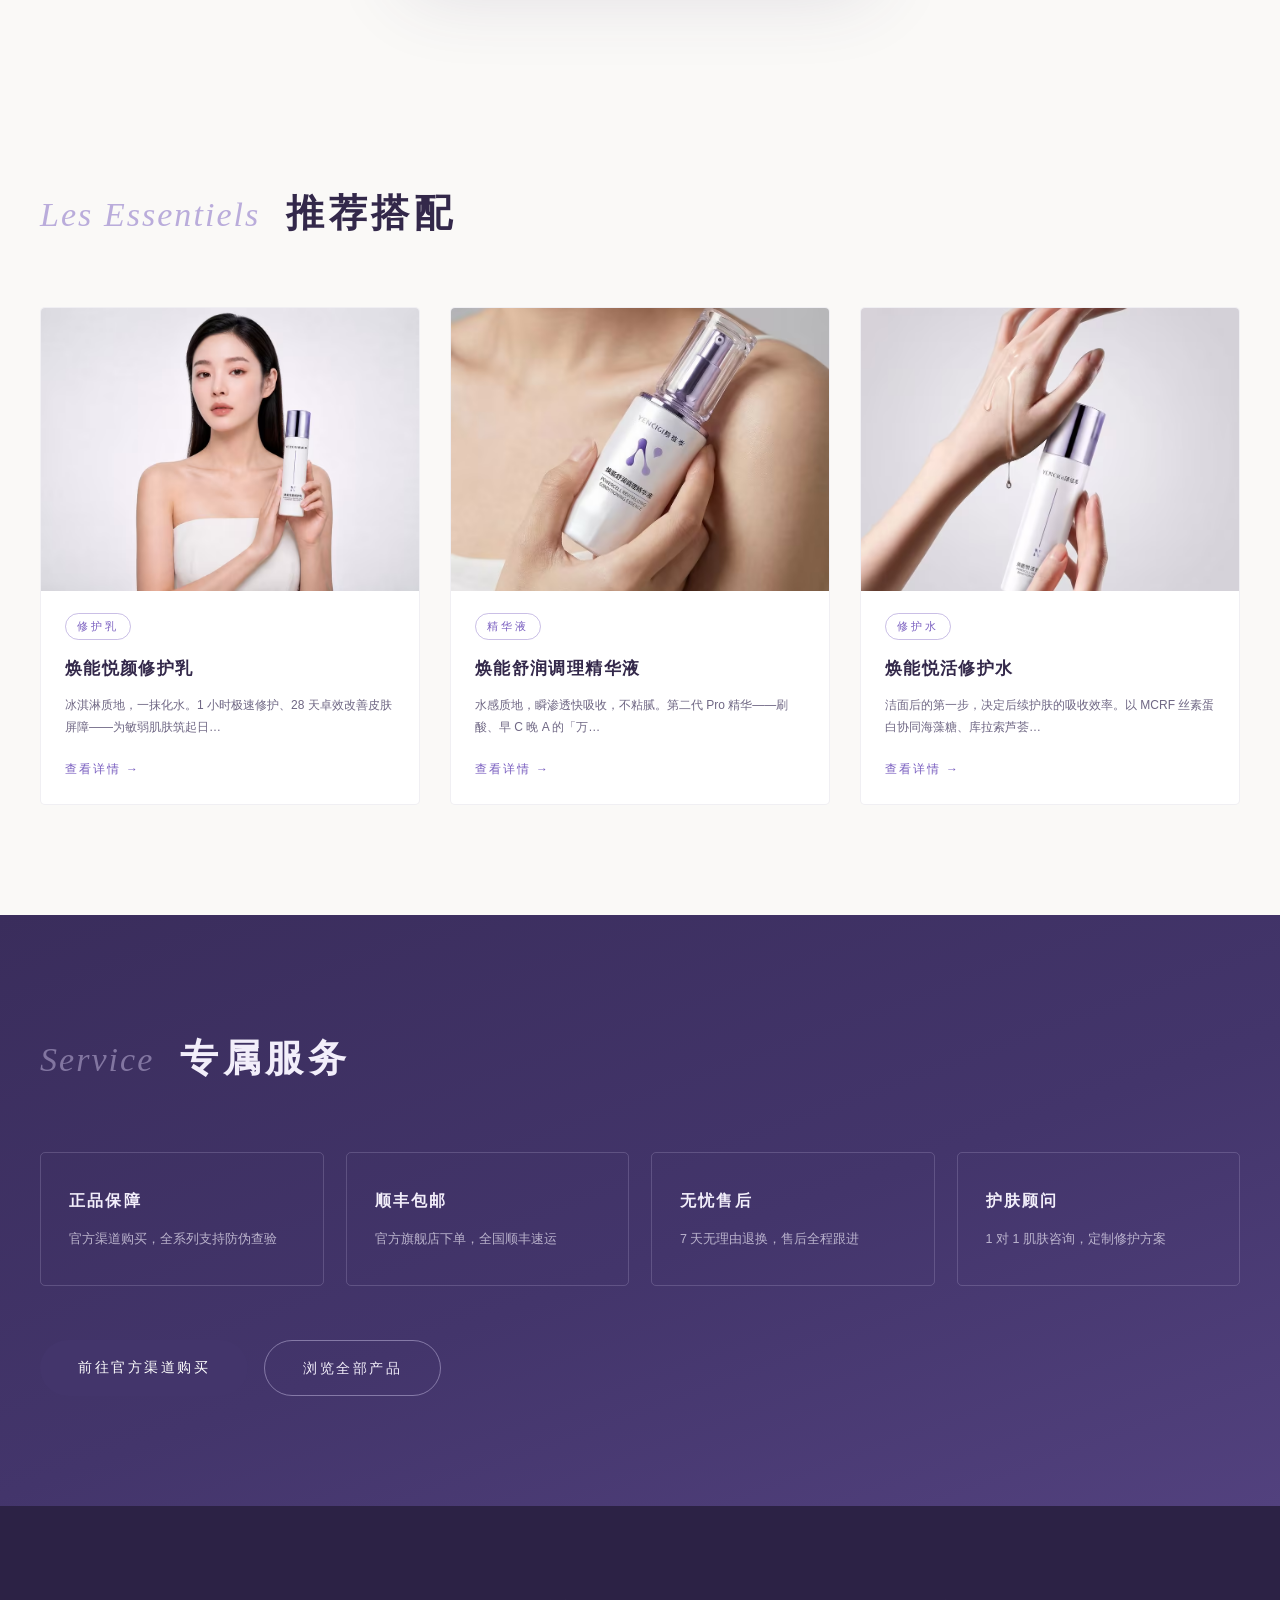
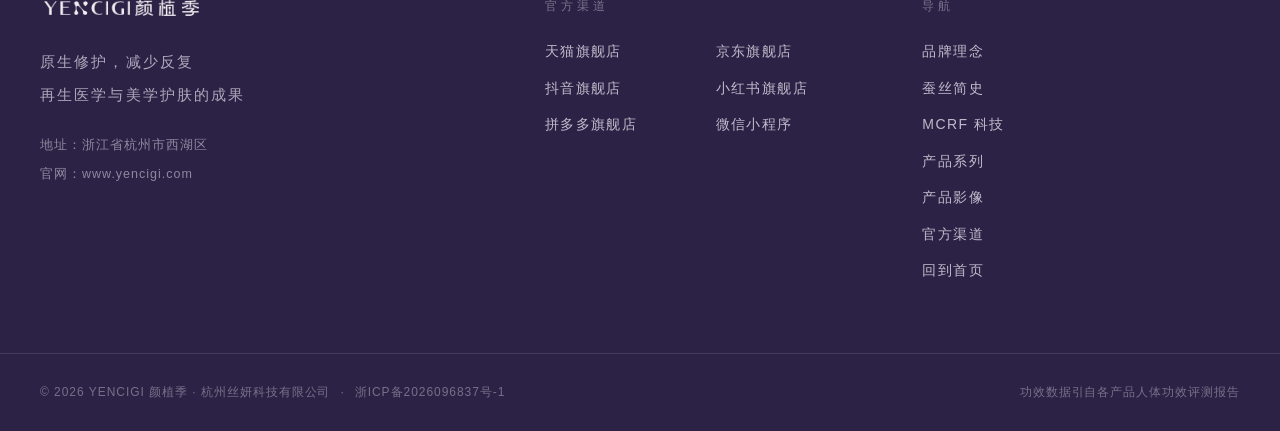
<file: product-cream.html>
<!DOCTYPE html>
<html lang="zh-CN">
<head>
<meta charset="UTF-8">
<meta name="viewport" content="width=device-width, initial-scale=1.0">
<meta http-equiv="Cache-Control" content="no-transform">
<meta http-equiv="Cache-Control" content="no-siteapp">
<meta name="applicable-device" content="pc,mobile">
<meta name="renderer" content="webkit">
<meta http-equiv="X-UA-Compatible" content="IE=edge">
<meta name="format-detection" content="telephone=no">
<meta name="keywords" content="颜植季,焕能菁华修护霜,修护面霜,抗老面霜,敏感肌面霜,丝素蛋白,YENCIGI">
<script>document.documentElement.classList.add("js")</script>
<title>焕能菁华修护霜｜修护抗老面霜 — 颜植季 YENCIGI</title>
<meta name="description" content="奶白乳霜冰淇淋质地，上脸如丝绸般丝滑。28 天四阶段强韧敏肌——修肌底、筑肌源、焕肌肤，淡纹紧致，重塑年轻轮廓。">
<link rel="icon" href="assets/favicon-32.png" type="image/png" sizes="32x32">
<link rel="apple-touch-icon" href="assets/apple-touch-icon.png" sizes="180x180">
<link rel="stylesheet" href="style.css">
<link rel="canonical" href="https://www.yencigi.com/product-cream.html">
<meta property="og:type" content="product">
<meta property="og:site_name" content="颜植季 YENCIGI">
<meta property="og:title" content="焕能菁华修护霜｜修护抗老面霜 — 颜植季 YENCIGI">
<meta property="og:description" content="奶白乳霜冰淇淋质地，上脸如丝绸般丝滑。28 天四阶段强韧敏肌——修肌底、筑肌源、焕肌肤，淡纹紧致，重塑年轻轮廓。">
<meta property="og:url" content="https://www.yencigi.com/product-cream.html">
<meta property="og:image" content="https://www.yencigi.com/assets/og-cream.jpg">
<meta property="og:image:width" content="1200">
<meta property="og:image:height" content="630">
<meta property="og:image:alt" content="焕能菁华修护霜｜修护抗老面霜 — 颜植季 YENCIGI">
<meta property="og:locale" content="zh_CN">
<meta name="twitter:card" content="summary_large_image">
<meta name="twitter:title" content="焕能菁华修护霜｜修护抗老面霜 — 颜植季 YENCIGI">
<meta name="twitter:description" content="奶白乳霜冰淇淋质地，上脸如丝绸般丝滑。28 天四阶段强韧敏肌——修肌底、筑肌源、焕肌肤，淡纹紧致，重塑年轻轮廓。">
<meta name="twitter:image" content="https://www.yencigi.com/assets/og-cream.jpg">
<meta name="theme-color" content="#faf9f7">
<script type="application/ld+json">
{"@context":"https://schema.org","@graph":[{"@type":"Product","name":"焕能菁华修护霜","alternateName":"MAX REPAIR CREAM","description":"奶白乳霜冰淇淋质地，上脸如丝绸般丝滑。28 天四阶段强韧敏肌——修肌底、筑肌源、焕肌肤，淡纹紧致，重塑年轻轮廓。","image":["https://www.yencigi.com/assets/p-cream.jpg","https://www.yencigi.com/assets/og-cream.jpg"],"brand":{"@type":"Brand","name":"颜植季 YENCIGI"},"category":"护肤品 / 焕能修护系列","size":"50g / 瓶","offers":{"@type":"Offer","url":"https://www.yencigi.com/product-cream.html","priceCurrency":"CNY","price":"249","availability":"https://schema.org/InStock","seller":{"@type":"Organization","name":"颜植季 YENCIGI"}}},{"@type":"BreadcrumbList","itemListElement":[{"@type":"ListItem","position":1,"name":"首页","item":"https://www.yencigi.com/"},{"@type":"ListItem","position":2,"name":"产品系列","item":"https://www.yencigi.com/#products"},{"@type":"ListItem","position":3,"name":"焕能菁华修护霜","item":"https://www.yencigi.com/product-cream.html"}]}]}
</script>
<!-- 百度统计：在 tongji.baidu.com 新增站点后，把 YOUR_HM_ID 换成代码中 hm.js? 后面的 32 位 ID 并取消注释 -->
<!--
<script>
var _hmt = _hmt || [];
(function () { var hm = document.createElement("script"); hm.src = "https://hm.baidu.com/hm.js?YOUR_HM_ID";
  var s = document.getElementsByTagName("script")[0]; s.parentNode.insertBefore(hm, s); })();
</script>
-->
</head>
<body class="pdp">

<header class="site-header" id="siteHeader">
  <div class="header-inner">
    <a class="brand" href="/" aria-label="YENCIGI 颜植季">
      <img src="assets/logo.png" alt="YENCIGI 颜植季" width="388" height="57">
    </a>
    <nav class="main-nav" id="mainNav">
      <a href="/#philosophy">品牌理念</a>
      <a href="/#silk">蚕丝简史</a>
      <a href="/#science">MCRF 科技</a>
      <a href="/#products">产品系列</a>
      <a href="/#channels">官方渠道</a>
    </nav>
    <a class="header-cta" href="/#channels">官方旗舰店</a>
    <button class="nav-toggle" id="navToggle" aria-label="打开菜单"><span></span><span></span></button>
  </div>
</header>

<main>
<!-- ======= 产品首屏 ======= -->
<section class="pd-hero" id="top">
  <div class="pd-hero-inner">
    <div class="pd-hero-copy">
      <a class="pd-crumb" href="/#products">← 返回产品系列</a>
      <p class="pd-eyebrow">焕能修护系列 &nbsp;·&nbsp; 修护霜</p>
      <h1>焕能菁华修护霜</h1>
      <p class="pd-en">MAX REPAIR CREAM</p>
      <p class="pd-lede">奶白乳霜冰淇淋质地，上脸如丝绸般丝滑。28 天四阶段强韧敏肌——修肌底、筑肌源、焕肌肤，淡纹紧致，重塑年轻轮廓。</p>
      <div class="pd-facts">
          <div class="pd-fact"><span>规格</span><b>50g / 瓶</b></div>
          <div class="pd-fact"><span>质地</span><b>奶白乳霜 · 冰淇淋质地</b></div>
          <div class="pd-fact"><span>日销价</span><b>¥249 / 瓶</b></div>
      </div>
      <div class="pd-hero-actions">
        <a class="btn btn-solid" href="/#channels">进入官方旗舰店</a>
        <a class="btn btn-ghost" href="#pd-film">观看产品影片</a>
      </div>
    </div>
    <div class="pd-hero-media">
      <picture><source type="image/avif" srcset="assets/p-cream.avif"><img src="assets/p-cream.jpg" alt="焕能菁华修护霜" width="900" height="1201" fetchpriority="high"></picture>
    </div>
  </div>
  <div class="pd-safety"><span>0 防腐 · 0 香精 · 0 酒精</span><i>·</i><span>核心成分 MCRF 为医用转民用，医美光电项目可用</span></div>
</section>

<!-- ======= 产品描述 ======= -->
<section class="pd-section pd-desc">
  <div class="pd-section-head reveal">
    <span class="pd-section-index">Description</span>
    <h2>产品描述</h2>
  </div>
  <p class="pd-lead reveal d1">单一的修护无法根本解决屏障受损问题。第二代 Max 修护霜以「四阶段」修护闭环，先精准修护敏感问题，再打造强韧防护盾，最终稳定肌肤状态、加乘年轻新生修护力。</p>
  <div class="pd-texture reveal">
    <div class="pd-texture-media">
      <picture><source type="image/avif" srcset="assets/tex-cream.avif"><img src="assets/tex-cream.jpg" alt="焕能菁华修护霜 产品质地" loading="lazy" width="800" height="800"></picture>
      <span class="pd-texture-tag">Texture · 产品质地</span>
    </div>
    <div class="pd-texture-body">
      <h3>产品质地</h3>
      <p class="pd-texture-lead">奶白乳霜冰淇淋质地，如丝绸般丝滑，如白玉般清润。</p>
      <ul class="pd-texture-features"><li>丝缎触感，推开即融</li><li>润养肌底，不浮油光</li><li>薄涂日常，厚敷急救</li></ul>
    </div>
  </div>
  <div class="pd-points">
        <div class="pd-point reveal">
          <span class="pd-point-num">1</span>
          <h3>丝缎质地，润而不油</h3>
          <p>奶白乳霜冰淇淋质地，上脸像丝绸般丝滑、如白玉般清润，滋润直达肌底不浮油。</p>
        </div>
        <div class="pd-point reveal">
          <span class="pd-point-num">2</span>
          <h3>28 天四阶段强韧</h3>
          <p>抗敏舒缓 → 强韧屏障 → 长效维稳 → 抗初老，稳扎稳打完成修护闭环。</p>
        </div>
        <div class="pd-point reveal">
          <span class="pd-point-num">3</span>
          <h3>14 天多维抗皱紧致</h3>
          <p>人体功效报告：法令纹面积降低 33.78%，眼角纹降低 48.77%，下颌线角度提升 5.38%。</p>
        </div>
  </div>

      <div class="pd-mech reveal">
        <h3 class="pd-sub-title">四阶段修护闭环</h3>
        <div class="pd-mech-grid">
        <div class="pd-mech-card reveal">
          <span class="pd-mech-step">第一步</span>
          <h3>精准修护敏感</h3>
          <p class="pd-mech-ing">MCRF 丝素蛋白、积雪草、红没药醇、甘草酸二钾、海藻糖</p>
          <p class="pd-mech-desc">直击泛红、干痒、爆皮、刺痛，减轻炎症反应，舒缓修护敏感肌及屏障受损肌肤</p>
        </div>
        <div class="pd-mech-card reveal">
          <span class="pd-mech-step">第二步</span>
          <h3>打造强韧防护盾</h3>
          <p class="pd-mech-ing">4 重透明质酸钠、3 重神经酰胺、角鲨烷、牛油果树果脂、柑橘果提取物</p>
          <p class="pd-mech-desc">补水保湿长效锁水，保护皮脂膜，增厚角质层，筑稳屏障防御系统</p>
        </div>
        <div class="pd-mech-card reveal">
          <span class="pd-mech-step">第三步</span>
          <h3>稳定肌肤状态</h3>
          <p class="pd-mech-ing">MCRF 丝素蛋白、黄芩根提取物、燕麦 β-葡聚糖、苦参根提取物</p>
          <p class="pd-mech-desc">重建原生修护力，提高肌肤耐受度，解决反复敏感，稳定健康肤况</p>
        </div>
        <div class="pd-mech-card reveal">
          <span class="pd-mech-step">第四步</span>
          <h3>加乘年轻新生</h3>
          <p class="pd-mech-ing">依克多因、海茴香、玻色因、胀果甘草提取物</p>
          <p class="pd-mech-desc">充盈肌底澎弹紧致，改善老化，抵御紫外线损伤，匀亮肤色</p>
        </div>
        </div>
      </div>
</section>

<!-- ======= 功效实证 ======= -->
<section class="pd-section pd-efficacy">
  <div class="pd-section-head reveal">
    <span class="pd-section-index">Efficacy</span>
    <h2>功效实证</h2>
  </div>
  <div class="pd-data-grid">
        <div class="pd-data-card reveal">
          <b>33.78%</b>
          <span>法令纹面积降低</span>
          <em>14 天人体功效报告</em>
        </div>
        <div class="pd-data-card reveal">
          <b>48.77%</b>
          <span>眼角纹面积降低</span>
          <em>14 天人体功效报告</em>
        </div>
        <div class="pd-data-card reveal">
          <b>5.38%</b>
          <span>下颌线角度提升</span>
          <em>14 天人体功效报告</em>
        </div>
        <div class="pd-data-card reveal">
          <b>11.10%</b>
          <span>皮肤平滑度提升</span>
          <em>14 天人体功效报告</em>
        </div>
  </div>
  <p class="pd-note reveal">30 位受试者连续使用 14 天，各参数测量值与初始值相比均具有显著性差异（p&lt;0.05）。同期毛孔数量减少 9.35%，苹果肌饱满度提升 3.24%。</p>
</section>

<!-- ======= 配方 ======= -->
<section class="pd-section pd-formula">
  <div class="pd-section-head reveal">
    <span class="pd-section-index">Formula</span>
    <h2>配方</h2>
  </div>
  <div class="pd-core reveal">
    <span class="pd-core-tag">核心成分</span>
    <h3>MCRF 丝素蛋白（蚕丝提取物）</h3>
    <p>以 MCRF 丝素蛋白激活细胞通道，帮助细胞有序排列生长，强化屏障原生修护力；复配玻色因、依克多因等抗老成分，满足敏感肌的多重养肤需求。</p>
    <div class="pd-core-badges"><i>自研自产</i><i>可完全降解代谢</i><i>无免疫原性</i><i>医用转民用</i></div>
  </div>
  <h3 class="pd-sub-title">主要成分</h3>
  <ul class="pd-main-list">
        <li class="reveal"><b>牛油果树果脂</b><span>保湿补水，增加肌肤防御能力</span></li>
        <li class="reveal"><b>海藻糖</b><span>保护表层细胞，补水保湿抗氧化</span></li>
        <li class="reveal"><b>甜菜碱</b><span>深层保湿，舒缓肌肤不适</span></li>
        <li class="reveal"><b>角鲨烷</b><span>亲肤锁水，修护皮脂膜</span></li>
        <li class="reveal"><b>蚕丝提取物（MCRF 丝素蛋白）</b><span>自研核心成分，医用转民用</span></li>
        <li class="reveal"><b>积雪草提取物</b><span>柔嫩紧致肌肤，抗炎助愈</span></li>
        <li class="reveal"><b>依克多因</b><span>强化肌肤耐受，稳定肤况</span></li>
  </ul>
  <h3 class="pd-sub-title">复配成分</h3>
  <div class="pd-extra reveal"><i>玻色因</i><i>柑橘果提取物</i><i>海茴香愈伤组织培养物滤液</i><i>4 重透明质酸钠</i><i>3 重神经酰胺</i><i>欧夏至草提取物</i><i>甘草酸二钾</i><i>黄芩根提取物</i><i>燕麦 β-葡聚糖</i><i>苦参根提取物</i><i>胀果甘草提取物</i><i>红没药醇</i></div>
</section>

<!-- ======= 使用方法 ======= -->
<section class="pd-section pd-usage">
  <div class="pd-section-head reveal">
    <span class="pd-section-index">How to use</span>
    <h2>使用方法</h2>
  </div>
  <ol class="pd-steps">
        <li class="reveal">
          <span class="pd-step-num">1</span>
          <div><b>取量</b><p>取适量修护霜点涂于面部五区。</p></div>
        </li>
        <li class="reveal">
          <span class="pd-step-num">2</span>
          <div><b>涂抹</b><p>由内向外轻柔按摩至完全吸收，丝缎质地即刻贴合肌肤。</p></div>
        </li>
        <li class="reveal">
          <span class="pd-step-num">3</span>
          <div><b>厚敷</b><p>夏季油皮或晒后，可取厚敷一层作急救修护，10 分钟后轻按吸收。</p></div>
        </li>
  </ol>
  <h3 class="pd-sub-title">适用人群</h3>
  <ul class="pd-suit">
<li class="reveal">干敏脱皮：舒缓修护，补水补脂</li><li class="reveal">偏油性皮肤、地处干冷地区（夏季可厚敷急救）</li><li class="reveal">痘肌：消炎抗菌，修护红红印印</li><li class="reveal">换季敏感：改善颗粒感粗糙，缩短敏感反复</li><li class="reveal">熬夜老化：轮廓提升，淡纹紧致</li><li class="reveal">医美术后与功效型护肤后：增强耐受不翻车</li><li class="reveal">冷热温差：缓解吹空调 / 暖气后的泛红紧绷</li>
  </ul>

</section>

<!-- ======= 产品影片 ======= -->
<section class="pd-film" id="pd-film">
  <div class="pd-section-head reveal">
    <span class="pd-section-index">Film</span>
    <h2>产品影片</h2>
  </div>
  <figure class="pd-film-frame reveal">
    <video id="pdVideo" src="assets/v-cream.mp4" poster="assets/v-cream.mp4.jpg" muted loop playsinline preload="none" disablepictureinpicture aria-label="焕能菁华修护霜产品影片"></video>
    <button class="pd-film-play" id="pdFilmPlay" aria-label="播放产品影片">
      <svg viewBox="0 0 24 24" width="22" height="22" fill="currentColor"><path d="M8 5v14l11-7z"/></svg>
      <span>播放影片（含声音）</span>
    </button>
  </figure>
</section>

<!-- ======= 推荐产品 ======= -->
<section class="pd-section pd-essentiels">
  <div class="pd-section-head reveal">
    <span class="pd-section-index">Les Essentiels</span>
    <h2>推荐搭配</h2>
  </div>
  <div class="pd-rec-grid">
        <a class="pd-rec-card reveal" href="product-lotion.html">
          <div class="pd-rec-media"><picture><source type="image/avif" srcset="assets/p-lotion.avif"><img src="assets/p-lotion.jpg" alt="焕能悦颜修护乳" loading="lazy" width="1000" height="750"></picture></div>
          <span class="pd-rec-tag">修护乳</span>
          <h3>焕能悦颜修护乳</h3>
          <p>冰淇淋质地，一抹化水。1 小时极速修护、28 天卓效改善皮肤屏障——为敏弱肌肤筑起日…</p>
          <span class="pd-rec-link">查看详情 →</span>
        </a>
        <a class="pd-rec-card reveal" href="product-serum.html">
          <div class="pd-rec-media"><picture><source type="image/avif" srcset="assets/p-serum.avif"><img src="assets/p-serum.jpg" alt="焕能舒润调理精华液" loading="lazy" width="900" height="1205"></picture></div>
          <span class="pd-rec-tag">精华液</span>
          <h3>焕能舒润调理精华液</h3>
          <p>水感质地，瞬渗透快吸收，不粘腻。第二代 Pro 精华——刷酸、早 C 晚 A 的「万…</p>
          <span class="pd-rec-link">查看详情 →</span>
        </a>
        <a class="pd-rec-card reveal" href="product-toner.html">
          <div class="pd-rec-media"><picture><source type="image/avif" srcset="assets/p-toner.avif"><img src="assets/p-toner.jpg" alt="焕能悦活修护水" loading="lazy" width="900" height="900"></picture></div>
          <span class="pd-rec-tag">修护水</span>
          <h3>焕能悦活修护水</h3>
          <p>洁面后的第一步，决定后续护肤的吸收效率。以 MCRF 丝素蛋白协同海藻糖、库拉索芦荟…</p>
          <span class="pd-rec-link">查看详情 →</span>
        </a>
  </div>
</section>

<!-- ======= 专属服务 ======= -->
<section class="pd-service" id="pd-service">
  <div class="pd-section-head light reveal">
    <span class="pd-section-index">Service</span>
    <h2>专属服务</h2>
  </div>
  <div class="pd-service-grid">
    <div class="pd-service-item reveal"><b>正品保障</b><p>官方渠道购买，全系列支持防伪查验</p></div>
    <div class="pd-service-item reveal d1"><b>顺丰包邮</b><p>官方旗舰店下单，全国顺丰速运</p></div>
    <div class="pd-service-item reveal d2"><b>无忧售后</b><p>7 天无理由退换，售后全程跟进</p></div>
    <div class="pd-service-item reveal d3"><b>护肤顾问</b><p>1 对 1 肌肤咨询，定制修护方案</p></div>
  </div>
  <div class="pd-service-cta reveal">
    <a class="btn btn-solid" href="/#channels">前往官方渠道购买</a>
    <a class="btn btn-ghost" href="/#products">浏览全部产品</a>
  </div>
</section>
</main>

<footer class="site-footer">
  <div class="footer-inner">
    <div class="footer-brand">
      <a href="/"><img class="footer-logo" src="assets/logo.png" alt="YENCIGI 颜植季" width="388" height="57"></a>
      <p class="footer-slogan">原生修护，减少反复<br>再生医学与美学护肤的成果</p>
      <div class="footer-meta">
        <p>地址：浙江省杭州市西湖区</p>
        <p>官网：<a href="https://www.yencigi.com/">www.yencigi.com</a></p>
      </div>
    </div>
    <div class="footer-channels">
      <p class="footer-label">官方渠道</p>
      <ul>
        <li><a href="/#channels">天猫旗舰店</a></li>
        <li><a href="/#channels">京东旗舰店</a></li>
        <li><a href="/#channels">抖音旗舰店</a></li>
        <li><a href="/#channels">小红书旗舰店</a></li>
        <li><a href="/#channels">拼多多旗舰店</a></li>
        <li><a href="/#channels">微信小程序</a></li>
      </ul>
    </div>
    <div class="footer-nav">
      <p class="footer-label">导航</p>
      <ul>
        <li><a href="/#philosophy">品牌理念</a></li>
        <li><a href="/#silk">蚕丝简史</a></li>
        <li><a href="/#science">MCRF 科技</a></li>
        <li><a href="/#products">产品系列</a></li>
        <li><a href="/#films">产品影像</a></li>
        <li><a href="/#channels">官方渠道</a></li>
        <li><a href="/">回到首页</a></li>
      </ul>
    </div>
  </div>
  <div class="footer-bottom">
    <p class="footer-legal">
      <span>© 2026 YENCIGI 颜植季 · 杭州丝妍科技有限公司</span>
      <span class="footer-sep" aria-hidden="true">·</span>
      <a class="footer-icp" href="https://beian.miit.gov.cn/" target="_blank" rel="noopener noreferrer">浙ICP备2026096837号-1</a>
      <!-- 公安联网备案：取得备案号后替换下方两处 33010XXXXXXXXX，删除两个 hidden；如需官方图标，存为 assets/beian-psb.png 并在号码前加 &lt;img src="assets/beian-psb.png" alt="" width="14" height="14"&gt; -->
      <span class="footer-sep" aria-hidden="true" hidden>·</span>
      <a class="footer-psb" href="https://beian.mps.gov.cn/#/query/webSearch?code=33010XXXXXXXXX" target="_blank" rel="noopener noreferrer" hidden>浙公网安备33010XXXXXXXXX号</a>
    </p>
    <p>功效数据引自各产品人体功效评测报告</p>
  </div>
</footer>

<script src="main.js"></script>
</body>
</html>
</file>
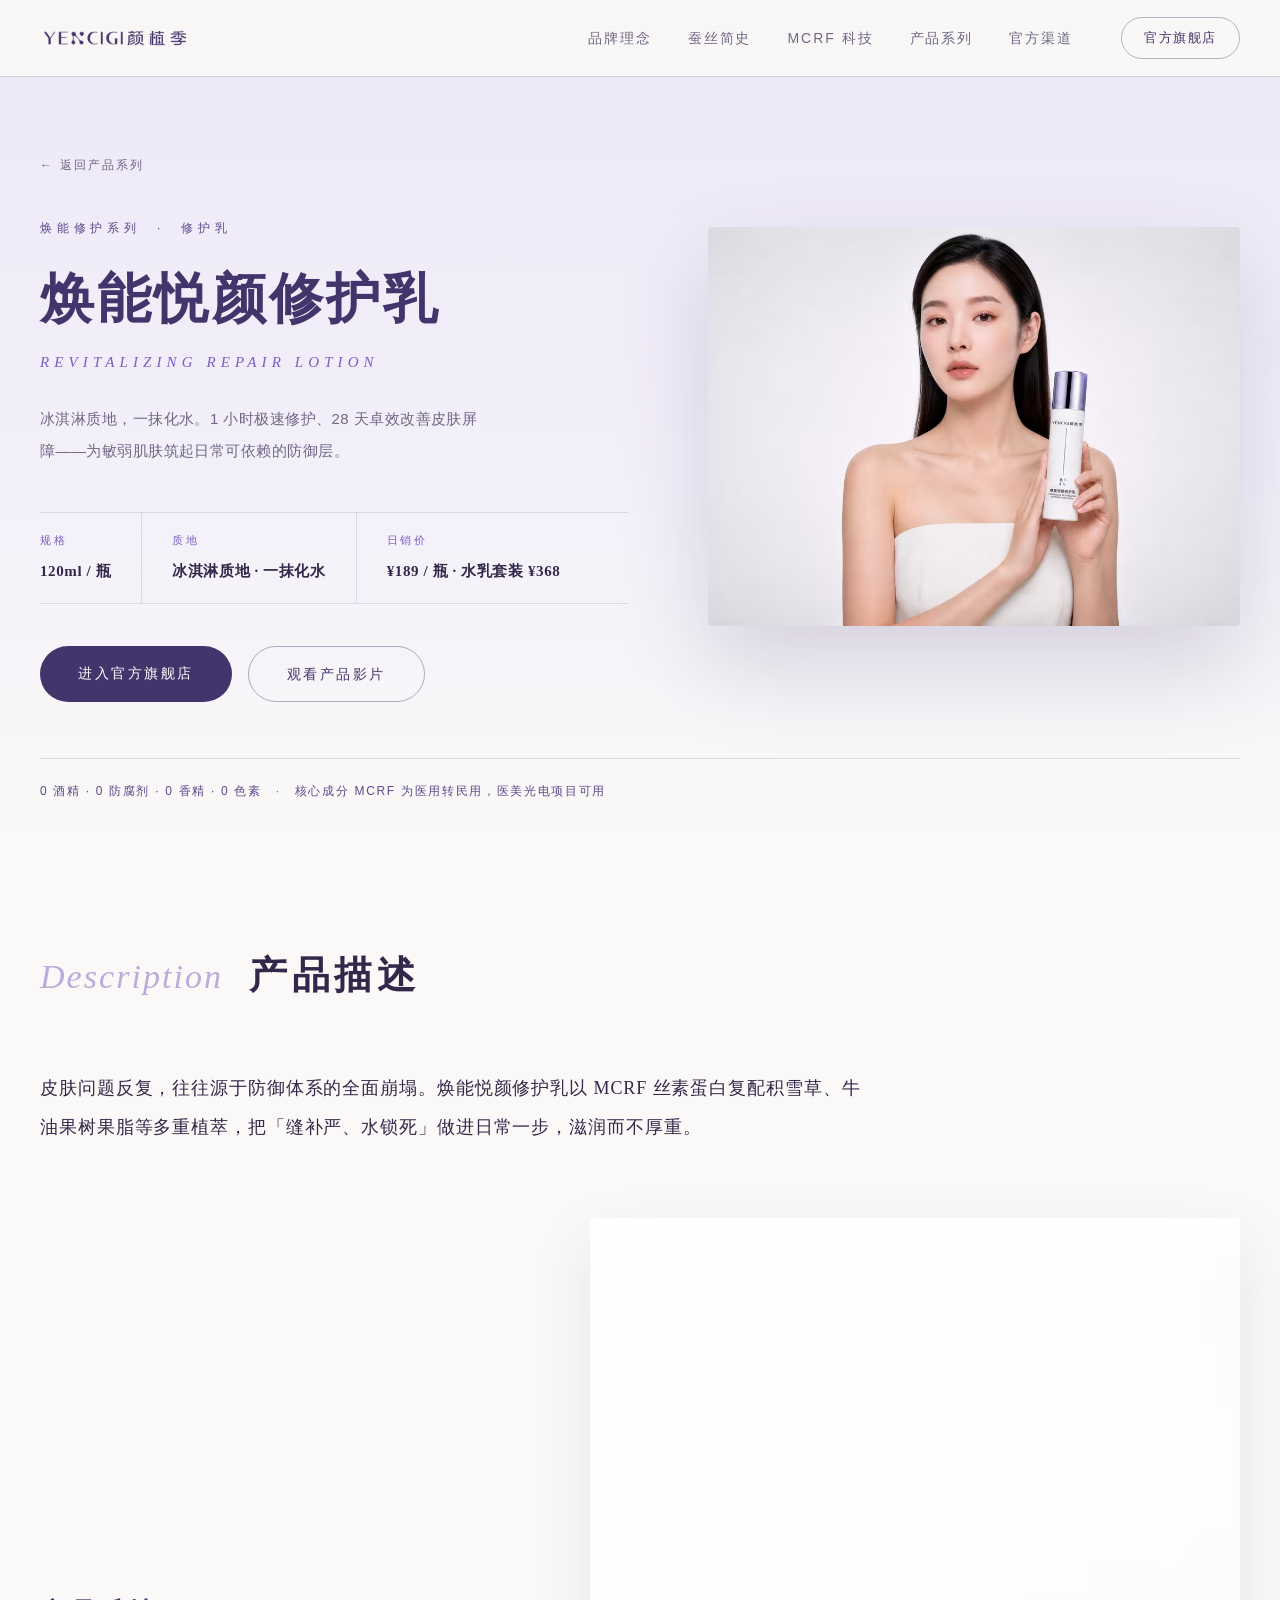
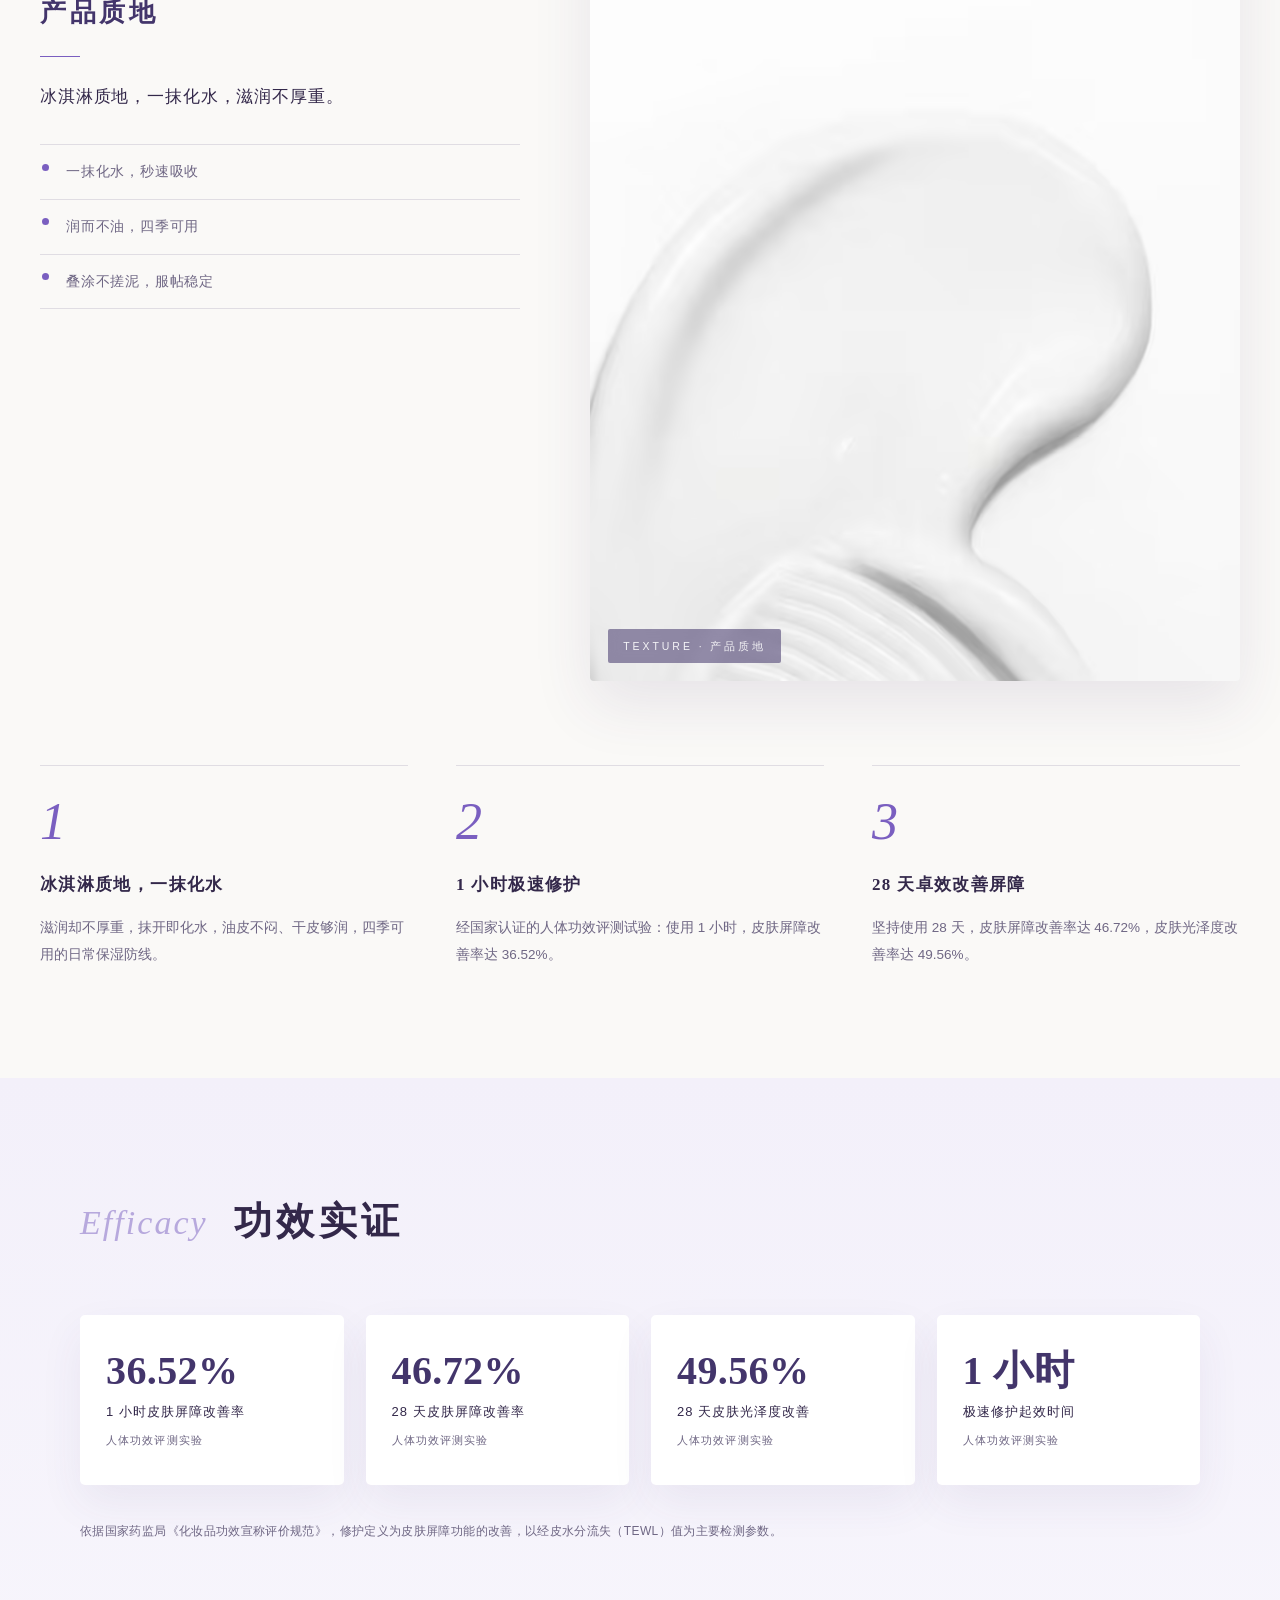
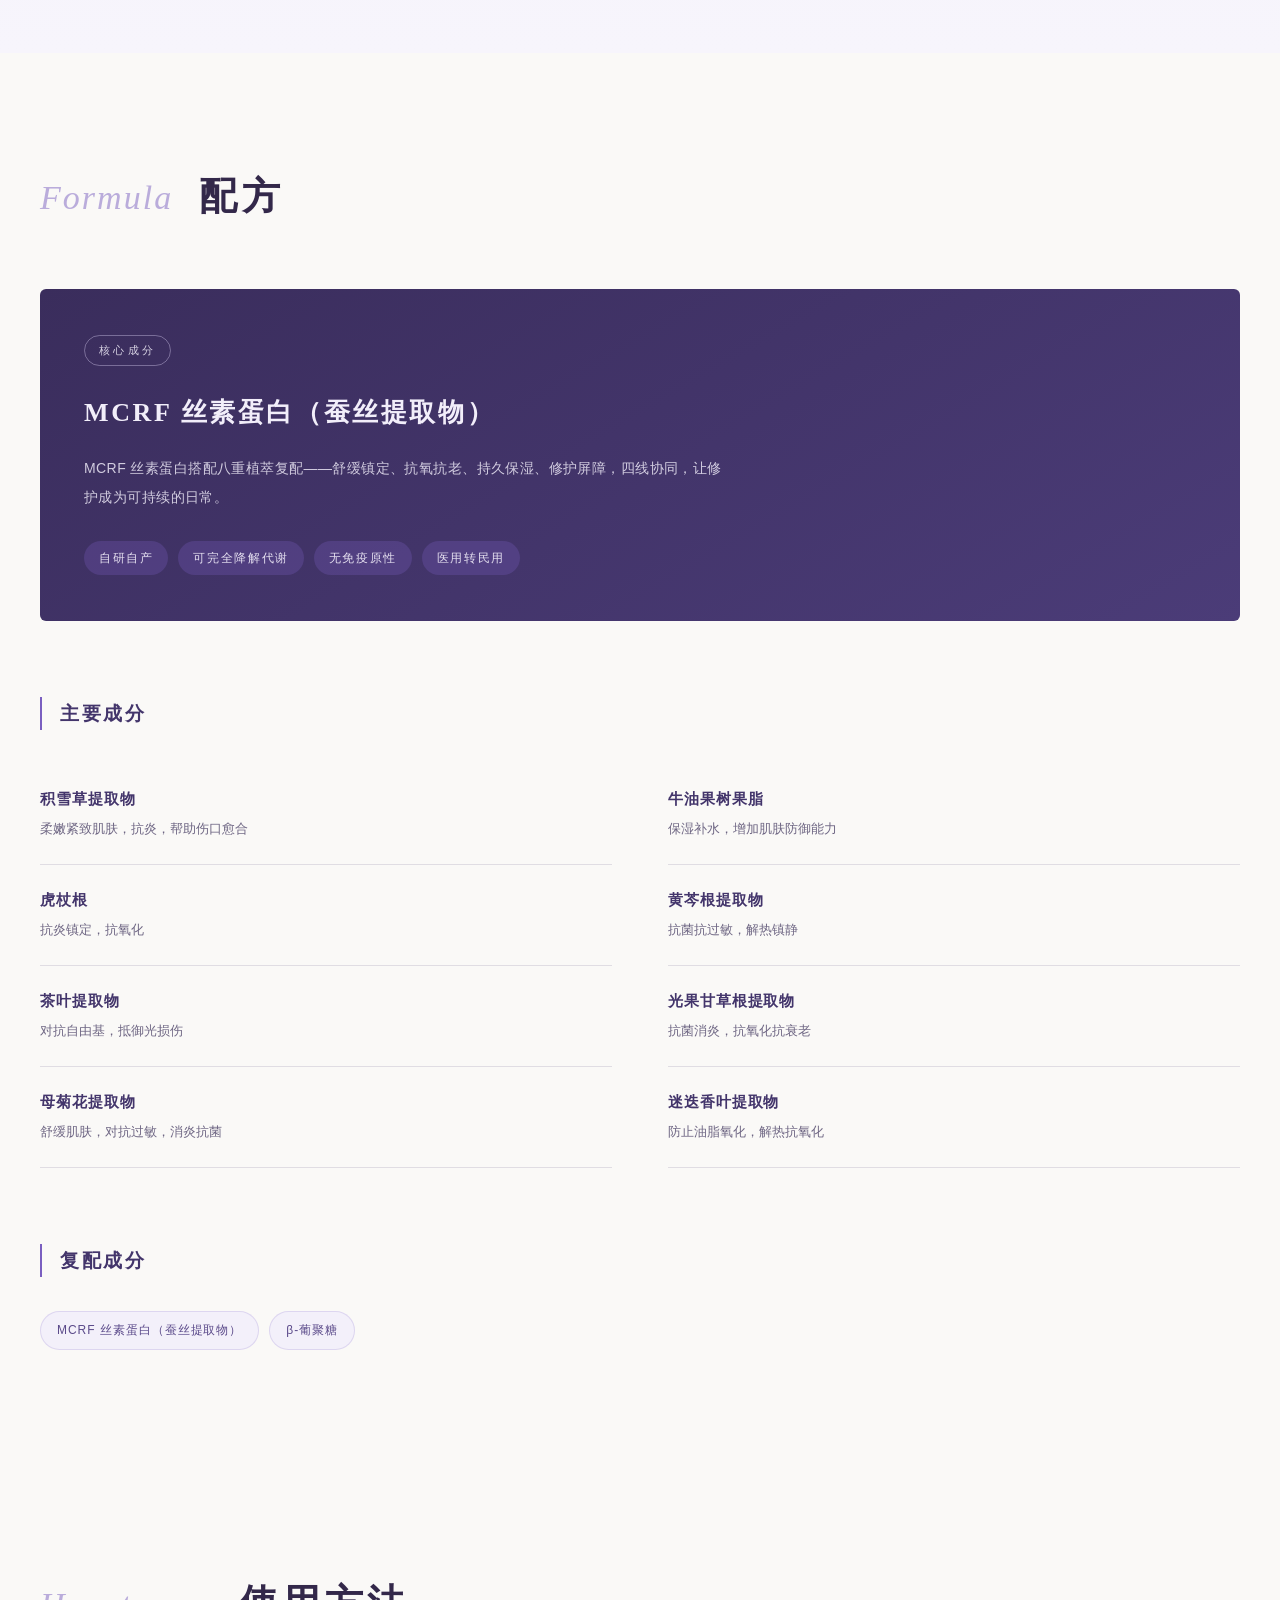
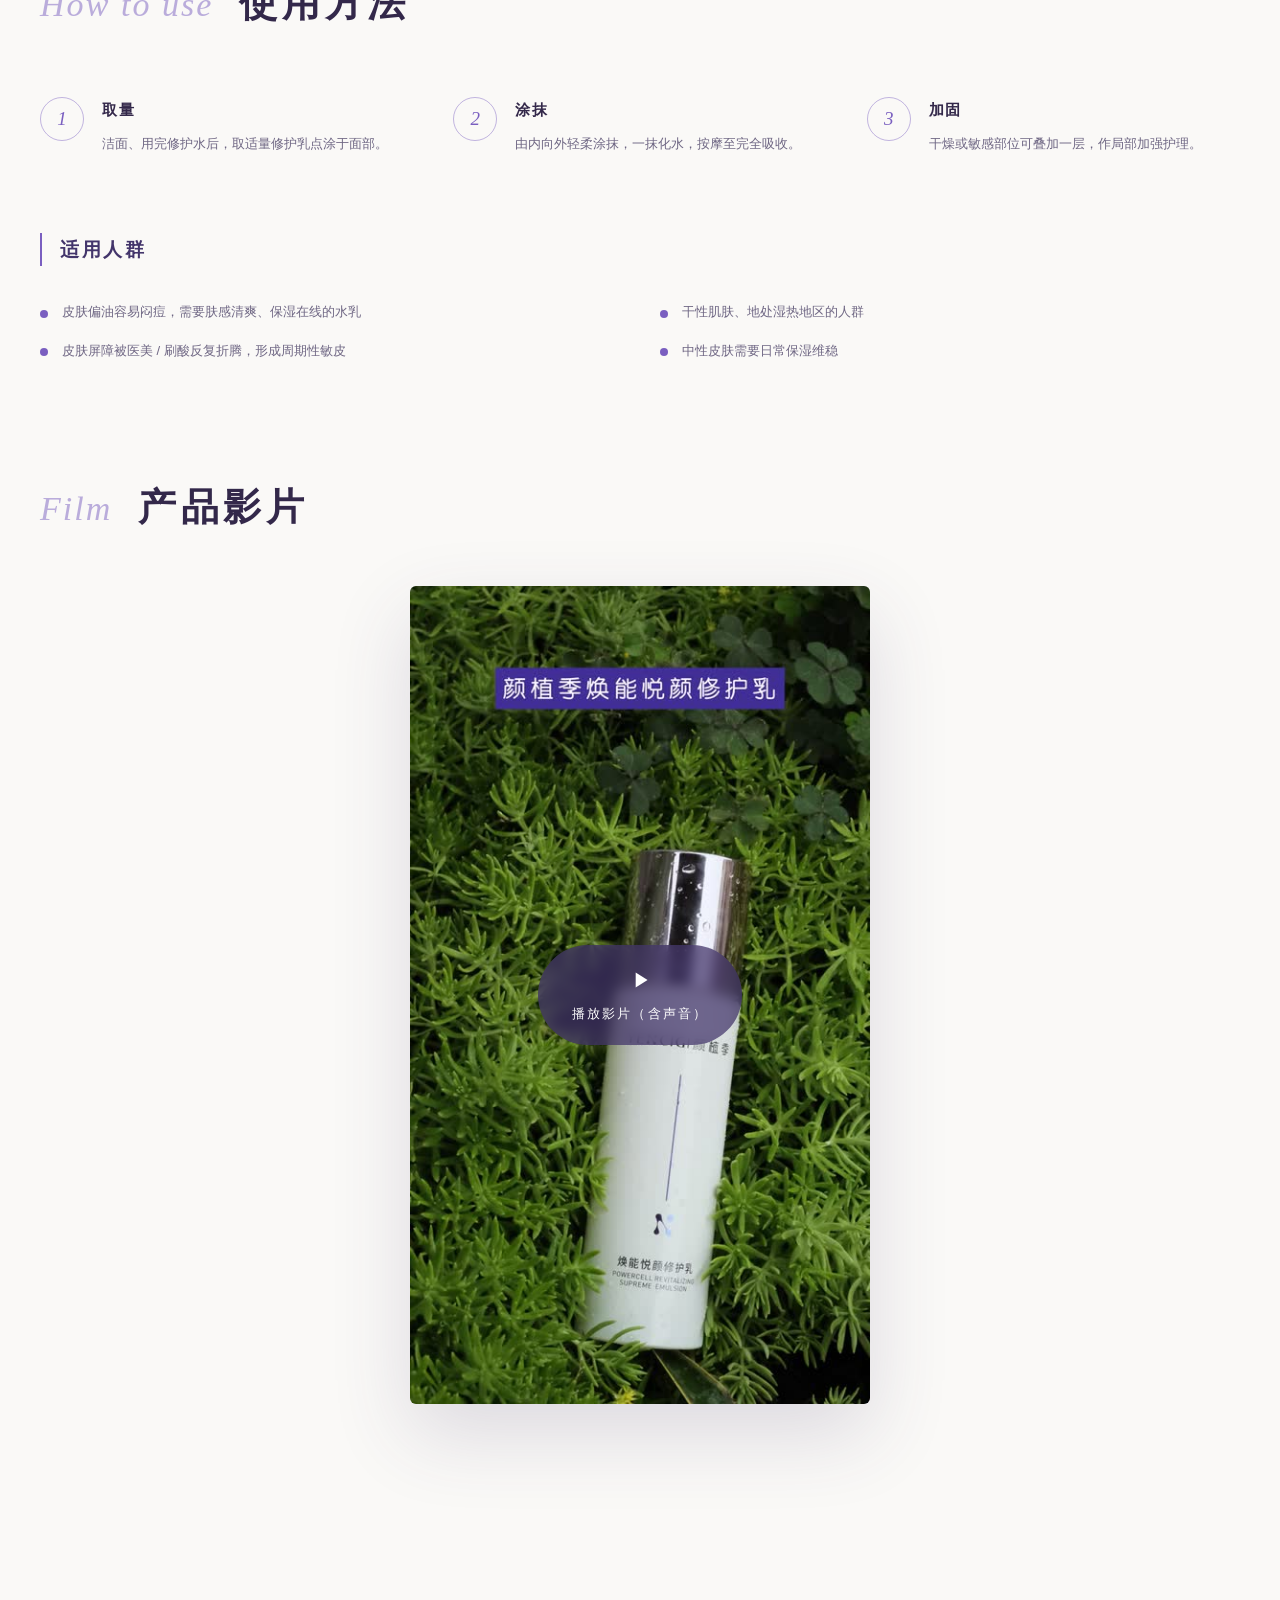
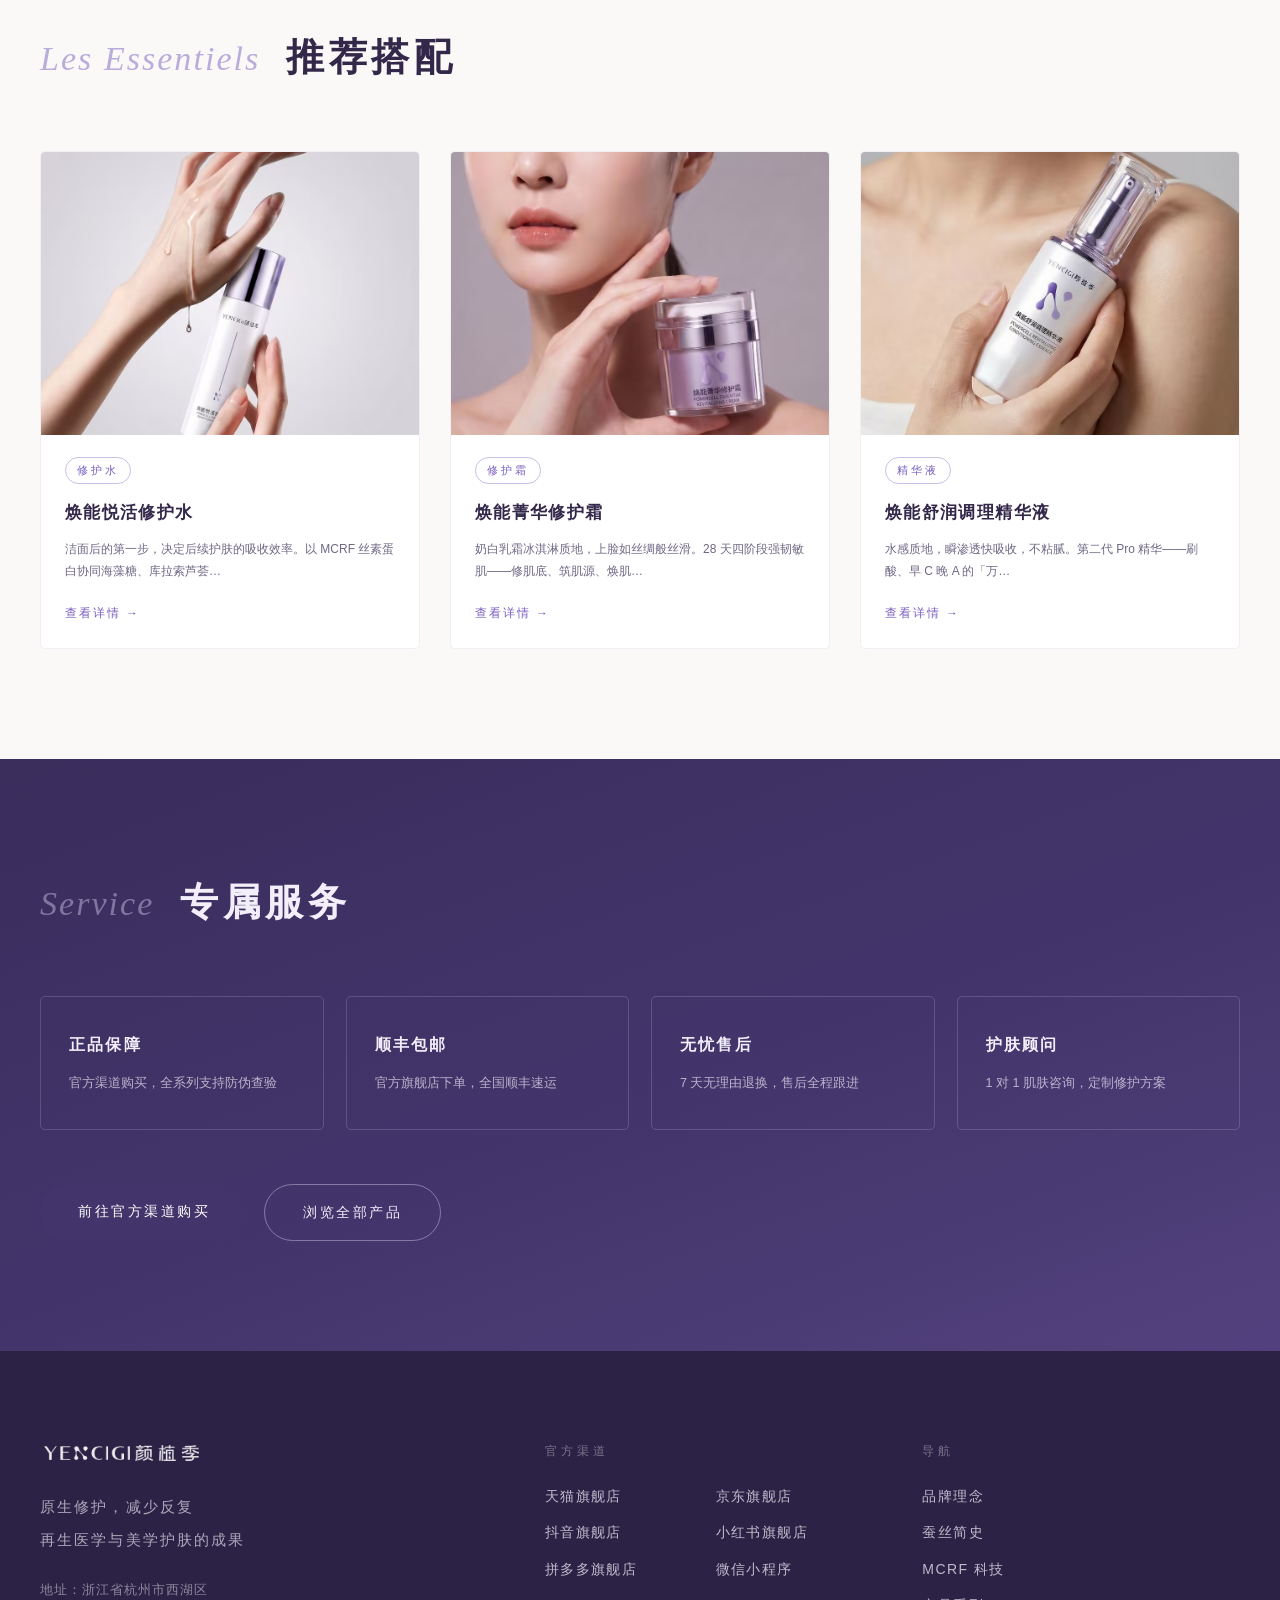
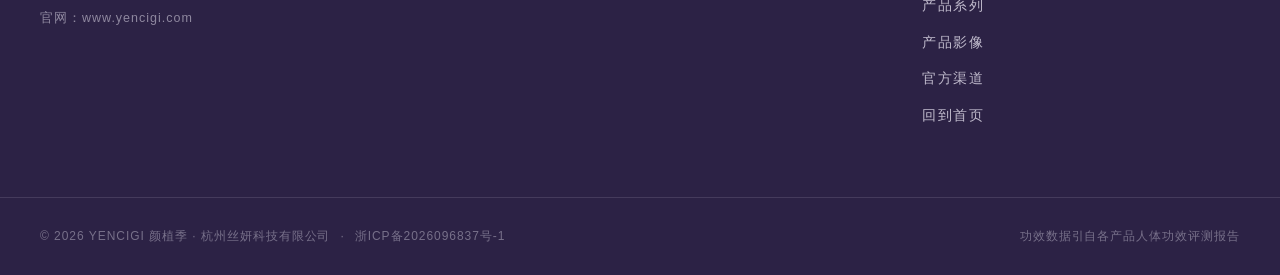
<file: product-lotion.html>
<!DOCTYPE html>
<html lang="zh-CN">
<head>
<meta charset="UTF-8">
<meta name="viewport" content="width=device-width, initial-scale=1.0">
<meta http-equiv="Cache-Control" content="no-transform">
<meta http-equiv="Cache-Control" content="no-siteapp">
<meta name="applicable-device" content="pc,mobile">
<meta name="renderer" content="webkit">
<meta http-equiv="X-UA-Compatible" content="IE=edge">
<meta name="format-detection" content="telephone=no">
<meta name="keywords" content="颜植季,焕能悦颜修护乳,修护乳液,屏障修护乳,敏感肌乳液,丝素蛋白,YENCIGI">
<script>document.documentElement.classList.add("js")</script>
<title>焕能悦颜修护乳｜屏障修护乳液 — 颜植季 YENCIGI</title>
<meta name="description" content="冰淇淋质地，一抹化水。1 小时极速修护、28 天卓效改善皮肤屏障——为敏弱肌肤筑起日常可依赖的防御层。">
<link rel="icon" href="assets/favicon-32.png" type="image/png" sizes="32x32">
<link rel="apple-touch-icon" href="assets/apple-touch-icon.png" sizes="180x180">
<link rel="stylesheet" href="style.css">
<link rel="canonical" href="https://www.yencigi.com/product-lotion.html">
<meta property="og:type" content="product">
<meta property="og:site_name" content="颜植季 YENCIGI">
<meta property="og:title" content="焕能悦颜修护乳｜屏障修护乳液 — 颜植季 YENCIGI">
<meta property="og:description" content="冰淇淋质地，一抹化水。1 小时极速修护、28 天卓效改善皮肤屏障——为敏弱肌肤筑起日常可依赖的防御层。">
<meta property="og:url" content="https://www.yencigi.com/product-lotion.html">
<meta property="og:image" content="https://www.yencigi.com/assets/og-lotion.jpg">
<meta property="og:image:width" content="1200">
<meta property="og:image:height" content="630">
<meta property="og:image:alt" content="焕能悦颜修护乳｜屏障修护乳液 — 颜植季 YENCIGI">
<meta property="og:locale" content="zh_CN">
<meta name="twitter:card" content="summary_large_image">
<meta name="twitter:title" content="焕能悦颜修护乳｜屏障修护乳液 — 颜植季 YENCIGI">
<meta name="twitter:description" content="冰淇淋质地，一抹化水。1 小时极速修护、28 天卓效改善皮肤屏障——为敏弱肌肤筑起日常可依赖的防御层。">
<meta name="twitter:image" content="https://www.yencigi.com/assets/og-lotion.jpg">
<meta name="theme-color" content="#faf9f7">
<script type="application/ld+json">
{"@context":"https://schema.org","@graph":[{"@type":"Product","name":"焕能悦颜修护乳","alternateName":"REVITALIZING REPAIR LOTION","description":"冰淇淋质地，一抹化水。1 小时极速修护、28 天卓效改善皮肤屏障——为敏弱肌肤筑起日常可依赖的防御层。","image":["https://www.yencigi.com/assets/p-lotion.jpg","https://www.yencigi.com/assets/og-lotion.jpg"],"brand":{"@type":"Brand","name":"颜植季 YENCIGI"},"category":"护肤品 / 焕能修护系列","size":"120ml / 瓶","offers":{"@type":"Offer","url":"https://www.yencigi.com/product-lotion.html","priceCurrency":"CNY","price":"189","availability":"https://schema.org/InStock","seller":{"@type":"Organization","name":"颜植季 YENCIGI"}}},{"@type":"BreadcrumbList","itemListElement":[{"@type":"ListItem","position":1,"name":"首页","item":"https://www.yencigi.com/"},{"@type":"ListItem","position":2,"name":"产品系列","item":"https://www.yencigi.com/#products"},{"@type":"ListItem","position":3,"name":"焕能悦颜修护乳","item":"https://www.yencigi.com/product-lotion.html"}]}]}
</script>
<!-- 百度统计：在 tongji.baidu.com 新增站点后，把 YOUR_HM_ID 换成代码中 hm.js? 后面的 32 位 ID 并取消注释 -->
<!--
<script>
var _hmt = _hmt || [];
(function () { var hm = document.createElement("script"); hm.src = "https://hm.baidu.com/hm.js?YOUR_HM_ID";
  var s = document.getElementsByTagName("script")[0]; s.parentNode.insertBefore(hm, s); })();
</script>
-->
</head>
<body class="pdp">

<header class="site-header" id="siteHeader">
  <div class="header-inner">
    <a class="brand" href="/" aria-label="YENCIGI 颜植季">
      <img src="assets/logo.png" alt="YENCIGI 颜植季" width="388" height="57">
    </a>
    <nav class="main-nav" id="mainNav">
      <a href="/#philosophy">品牌理念</a>
      <a href="/#silk">蚕丝简史</a>
      <a href="/#science">MCRF 科技</a>
      <a href="/#products">产品系列</a>
      <a href="/#channels">官方渠道</a>
    </nav>
    <a class="header-cta" href="/#channels">官方旗舰店</a>
    <button class="nav-toggle" id="navToggle" aria-label="打开菜单"><span></span><span></span></button>
  </div>
</header>

<main>
<!-- ======= 产品首屏 ======= -->
<section class="pd-hero" id="top">
  <div class="pd-hero-inner">
    <div class="pd-hero-copy">
      <a class="pd-crumb" href="/#products">← 返回产品系列</a>
      <p class="pd-eyebrow">焕能修护系列 &nbsp;·&nbsp; 修护乳</p>
      <h1>焕能悦颜修护乳</h1>
      <p class="pd-en">REVITALIZING REPAIR LOTION</p>
      <p class="pd-lede">冰淇淋质地，一抹化水。1 小时极速修护、28 天卓效改善皮肤屏障——为敏弱肌肤筑起日常可依赖的防御层。</p>
      <div class="pd-facts">
          <div class="pd-fact"><span>规格</span><b>120ml / 瓶</b></div>
          <div class="pd-fact"><span>质地</span><b>冰淇淋质地 · 一抹化水</b></div>
          <div class="pd-fact"><span>日销价</span><b>¥189 / 瓶 · 水乳套装 ¥368</b></div>
      </div>
      <div class="pd-hero-actions">
        <a class="btn btn-solid" href="/#channels">进入官方旗舰店</a>
        <a class="btn btn-ghost" href="#pd-film">观看产品影片</a>
      </div>
    </div>
    <div class="pd-hero-media">
      <picture><source type="image/avif" srcset="assets/p-lotion.avif"><img src="assets/p-lotion.jpg" alt="焕能悦颜修护乳" width="1000" height="750" fetchpriority="high"></picture>
    </div>
  </div>
  <div class="pd-safety"><span>0 酒精 · 0 防腐剂 · 0 香精 · 0 色素</span><i>·</i><span>核心成分 MCRF 为医用转民用，医美光电项目可用</span></div>
</section>

<!-- ======= 产品描述 ======= -->
<section class="pd-section pd-desc">
  <div class="pd-section-head reveal">
    <span class="pd-section-index">Description</span>
    <h2>产品描述</h2>
  </div>
  <p class="pd-lead reveal d1">皮肤问题反复，往往源于防御体系的全面崩塌。焕能悦颜修护乳以 MCRF 丝素蛋白复配积雪草、牛油果树果脂等多重植萃，把「缝补严、水锁死」做进日常一步，滋润而不厚重。</p>
  <div class="pd-texture reveal pd-texture-rev">
    <div class="pd-texture-media">
      <picture><source type="image/avif" srcset="assets/tex-lotion.avif"><img src="assets/tex-lotion.jpg" alt="焕能悦颜修护乳 产品质地" loading="lazy" width="660" height="1080"></picture>
      <span class="pd-texture-tag">Texture · 产品质地</span>
    </div>
    <div class="pd-texture-body">
      <h3>产品质地</h3>
      <p class="pd-texture-lead">冰淇淋质地，一抹化水，滋润不厚重。</p>
      <ul class="pd-texture-features"><li>一抹化水，秒速吸收</li><li>润而不油，四季可用</li><li>叠涂不搓泥，服帖稳定</li></ul>
    </div>
  </div>
  <div class="pd-points">
        <div class="pd-point reveal">
          <span class="pd-point-num">1</span>
          <h3>冰淇淋质地，一抹化水</h3>
          <p>滋润却不厚重，抹开即化水，油皮不闷、干皮够润，四季可用的日常保湿防线。</p>
        </div>
        <div class="pd-point reveal">
          <span class="pd-point-num">2</span>
          <h3>1 小时极速修护</h3>
          <p>经国家认证的人体功效评测试验：使用 1 小时，皮肤屏障改善率达 36.52%。</p>
        </div>
        <div class="pd-point reveal">
          <span class="pd-point-num">3</span>
          <h3>28 天卓效改善屏障</h3>
          <p>坚持使用 28 天，皮肤屏障改善率达 46.72%，皮肤光泽度改善率达 49.56%。</p>
        </div>
  </div>

</section>

<!-- ======= 功效实证 ======= -->
<section class="pd-section pd-efficacy">
  <div class="pd-section-head reveal">
    <span class="pd-section-index">Efficacy</span>
    <h2>功效实证</h2>
  </div>
  <div class="pd-data-grid">
        <div class="pd-data-card reveal">
          <b>36.52%</b>
          <span>1 小时皮肤屏障改善率</span>
          <em>人体功效评测实验</em>
        </div>
        <div class="pd-data-card reveal">
          <b>46.72%</b>
          <span>28 天皮肤屏障改善率</span>
          <em>人体功效评测实验</em>
        </div>
        <div class="pd-data-card reveal">
          <b>49.56%</b>
          <span>28 天皮肤光泽度改善</span>
          <em>人体功效评测实验</em>
        </div>
        <div class="pd-data-card reveal">
          <b>1 小时</b>
          <span>极速修护起效时间</span>
          <em>人体功效评测实验</em>
        </div>
  </div>
  <p class="pd-note reveal">依据国家药监局《化妆品功效宣称评价规范》，修护定义为皮肤屏障功能的改善，以经皮水分流失（TEWL）值为主要检测参数。</p>
</section>

<!-- ======= 配方 ======= -->
<section class="pd-section pd-formula">
  <div class="pd-section-head reveal">
    <span class="pd-section-index">Formula</span>
    <h2>配方</h2>
  </div>
  <div class="pd-core reveal">
    <span class="pd-core-tag">核心成分</span>
    <h3>MCRF 丝素蛋白（蚕丝提取物）</h3>
    <p>MCRF 丝素蛋白搭配八重植萃复配——舒缓镇定、抗氧抗老、持久保湿、修护屏障，四线协同，让修护成为可持续的日常。</p>
    <div class="pd-core-badges"><i>自研自产</i><i>可完全降解代谢</i><i>无免疫原性</i><i>医用转民用</i></div>
  </div>
  <h3 class="pd-sub-title">主要成分</h3>
  <ul class="pd-main-list">
        <li class="reveal"><b>积雪草提取物</b><span>柔嫩紧致肌肤，抗炎，帮助伤口愈合</span></li>
        <li class="reveal"><b>牛油果树果脂</b><span>保湿补水，增加肌肤防御能力</span></li>
        <li class="reveal"><b>虎杖根</b><span>抗炎镇定，抗氧化</span></li>
        <li class="reveal"><b>黄芩根提取物</b><span>抗菌抗过敏，解热镇静</span></li>
        <li class="reveal"><b>茶叶提取物</b><span>对抗自由基，抵御光损伤</span></li>
        <li class="reveal"><b>光果甘草根提取物</b><span>抗菌消炎，抗氧化抗衰老</span></li>
        <li class="reveal"><b>母菊花提取物</b><span>舒缓肌肤，对抗过敏，消炎抗菌</span></li>
        <li class="reveal"><b>迷迭香叶提取物</b><span>防止油脂氧化，解热抗氧化</span></li>
  </ul>
  <h3 class="pd-sub-title">复配成分</h3>
  <div class="pd-extra reveal"><i>MCRF 丝素蛋白（蚕丝提取物）</i><i>β-葡聚糖</i></div>
</section>

<!-- ======= 使用方法 ======= -->
<section class="pd-section pd-usage">
  <div class="pd-section-head reveal">
    <span class="pd-section-index">How to use</span>
    <h2>使用方法</h2>
  </div>
  <ol class="pd-steps">
        <li class="reveal">
          <span class="pd-step-num">1</span>
          <div><b>取量</b><p>洁面、用完修护水后，取适量修护乳点涂于面部。</p></div>
        </li>
        <li class="reveal">
          <span class="pd-step-num">2</span>
          <div><b>涂抹</b><p>由内向外轻柔涂抹，一抹化水，按摩至完全吸收。</p></div>
        </li>
        <li class="reveal">
          <span class="pd-step-num">3</span>
          <div><b>加固</b><p>干燥或敏感部位可叠加一层，作局部加强护理。</p></div>
        </li>
  </ol>
  <h3 class="pd-sub-title">适用人群</h3>
  <ul class="pd-suit">
<li class="reveal">皮肤偏油容易闷痘，需要肤感清爽、保湿在线的水乳</li><li class="reveal">干性肌肤、地处湿热地区的人群</li><li class="reveal">皮肤屏障被医美 / 刷酸反复折腾，形成周期性敏皮</li><li class="reveal">中性皮肤需要日常保湿维稳</li>
  </ul>

</section>

<!-- ======= 产品影片 ======= -->
<section class="pd-film" id="pd-film">
  <div class="pd-section-head reveal">
    <span class="pd-section-index">Film</span>
    <h2>产品影片</h2>
  </div>
  <figure class="pd-film-frame reveal">
    <video id="pdVideo" src="assets/v-lotion.mp4" poster="assets/v-lotion.mp4.jpg" muted loop playsinline preload="none" disablepictureinpicture aria-label="焕能悦颜修护乳产品影片"></video>
    <button class="pd-film-play" id="pdFilmPlay" aria-label="播放产品影片">
      <svg viewBox="0 0 24 24" width="22" height="22" fill="currentColor"><path d="M8 5v14l11-7z"/></svg>
      <span>播放影片（含声音）</span>
    </button>
  </figure>
</section>

<!-- ======= 推荐产品 ======= -->
<section class="pd-section pd-essentiels">
  <div class="pd-section-head reveal">
    <span class="pd-section-index">Les Essentiels</span>
    <h2>推荐搭配</h2>
  </div>
  <div class="pd-rec-grid">
        <a class="pd-rec-card reveal" href="product-toner.html">
          <div class="pd-rec-media"><picture><source type="image/avif" srcset="assets/p-toner.avif"><img src="assets/p-toner.jpg" alt="焕能悦活修护水" loading="lazy" width="900" height="900"></picture></div>
          <span class="pd-rec-tag">修护水</span>
          <h3>焕能悦活修护水</h3>
          <p>洁面后的第一步，决定后续护肤的吸收效率。以 MCRF 丝素蛋白协同海藻糖、库拉索芦荟…</p>
          <span class="pd-rec-link">查看详情 →</span>
        </a>
        <a class="pd-rec-card reveal" href="product-cream.html">
          <div class="pd-rec-media"><picture><source type="image/avif" srcset="assets/p-cream.avif"><img src="assets/p-cream.jpg" alt="焕能菁华修护霜" loading="lazy" width="900" height="1201"></picture></div>
          <span class="pd-rec-tag">修护霜</span>
          <h3>焕能菁华修护霜</h3>
          <p>奶白乳霜冰淇淋质地，上脸如丝绸般丝滑。28 天四阶段强韧敏肌——修肌底、筑肌源、焕肌…</p>
          <span class="pd-rec-link">查看详情 →</span>
        </a>
        <a class="pd-rec-card reveal" href="product-serum.html">
          <div class="pd-rec-media"><picture><source type="image/avif" srcset="assets/p-serum.avif"><img src="assets/p-serum.jpg" alt="焕能舒润调理精华液" loading="lazy" width="900" height="1205"></picture></div>
          <span class="pd-rec-tag">精华液</span>
          <h3>焕能舒润调理精华液</h3>
          <p>水感质地，瞬渗透快吸收，不粘腻。第二代 Pro 精华——刷酸、早 C 晚 A 的「万…</p>
          <span class="pd-rec-link">查看详情 →</span>
        </a>
  </div>
</section>

<!-- ======= 专属服务 ======= -->
<section class="pd-service" id="pd-service">
  <div class="pd-section-head light reveal">
    <span class="pd-section-index">Service</span>
    <h2>专属服务</h2>
  </div>
  <div class="pd-service-grid">
    <div class="pd-service-item reveal"><b>正品保障</b><p>官方渠道购买，全系列支持防伪查验</p></div>
    <div class="pd-service-item reveal d1"><b>顺丰包邮</b><p>官方旗舰店下单，全国顺丰速运</p></div>
    <div class="pd-service-item reveal d2"><b>无忧售后</b><p>7 天无理由退换，售后全程跟进</p></div>
    <div class="pd-service-item reveal d3"><b>护肤顾问</b><p>1 对 1 肌肤咨询，定制修护方案</p></div>
  </div>
  <div class="pd-service-cta reveal">
    <a class="btn btn-solid" href="/#channels">前往官方渠道购买</a>
    <a class="btn btn-ghost" href="/#products">浏览全部产品</a>
  </div>
</section>
</main>

<footer class="site-footer">
  <div class="footer-inner">
    <div class="footer-brand">
      <a href="/"><img class="footer-logo" src="assets/logo.png" alt="YENCIGI 颜植季" width="388" height="57"></a>
      <p class="footer-slogan">原生修护，减少反复<br>再生医学与美学护肤的成果</p>
      <div class="footer-meta">
        <p>地址：浙江省杭州市西湖区</p>
        <p>官网：<a href="https://www.yencigi.com/">www.yencigi.com</a></p>
      </div>
    </div>
    <div class="footer-channels">
      <p class="footer-label">官方渠道</p>
      <ul>
        <li><a href="/#channels">天猫旗舰店</a></li>
        <li><a href="/#channels">京东旗舰店</a></li>
        <li><a href="/#channels">抖音旗舰店</a></li>
        <li><a href="/#channels">小红书旗舰店</a></li>
        <li><a href="/#channels">拼多多旗舰店</a></li>
        <li><a href="/#channels">微信小程序</a></li>
      </ul>
    </div>
    <div class="footer-nav">
      <p class="footer-label">导航</p>
      <ul>
        <li><a href="/#philosophy">品牌理念</a></li>
        <li><a href="/#silk">蚕丝简史</a></li>
        <li><a href="/#science">MCRF 科技</a></li>
        <li><a href="/#products">产品系列</a></li>
        <li><a href="/#films">产品影像</a></li>
        <li><a href="/#channels">官方渠道</a></li>
        <li><a href="/">回到首页</a></li>
      </ul>
    </div>
  </div>
  <div class="footer-bottom">
    <p class="footer-legal">
      <span>© 2026 YENCIGI 颜植季 · 杭州丝妍科技有限公司</span>
      <span class="footer-sep" aria-hidden="true">·</span>
      <a class="footer-icp" href="https://beian.miit.gov.cn/" target="_blank" rel="noopener noreferrer">浙ICP备2026096837号-1</a>
      <!-- 公安联网备案：取得备案号后替换下方两处 33010XXXXXXXXX，删除两个 hidden；如需官方图标，存为 assets/beian-psb.png 并在号码前加 &lt;img src="assets/beian-psb.png" alt="" width="14" height="14"&gt; -->
      <span class="footer-sep" aria-hidden="true" hidden>·</span>
      <a class="footer-psb" href="https://beian.mps.gov.cn/#/query/webSearch?code=33010XXXXXXXXX" target="_blank" rel="noopener noreferrer" hidden>浙公网安备33010XXXXXXXXX号</a>
    </p>
    <p>功效数据引自各产品人体功效评测报告</p>
  </div>
</footer>

<script src="main.js"></script>
</body>
</html>
</file>
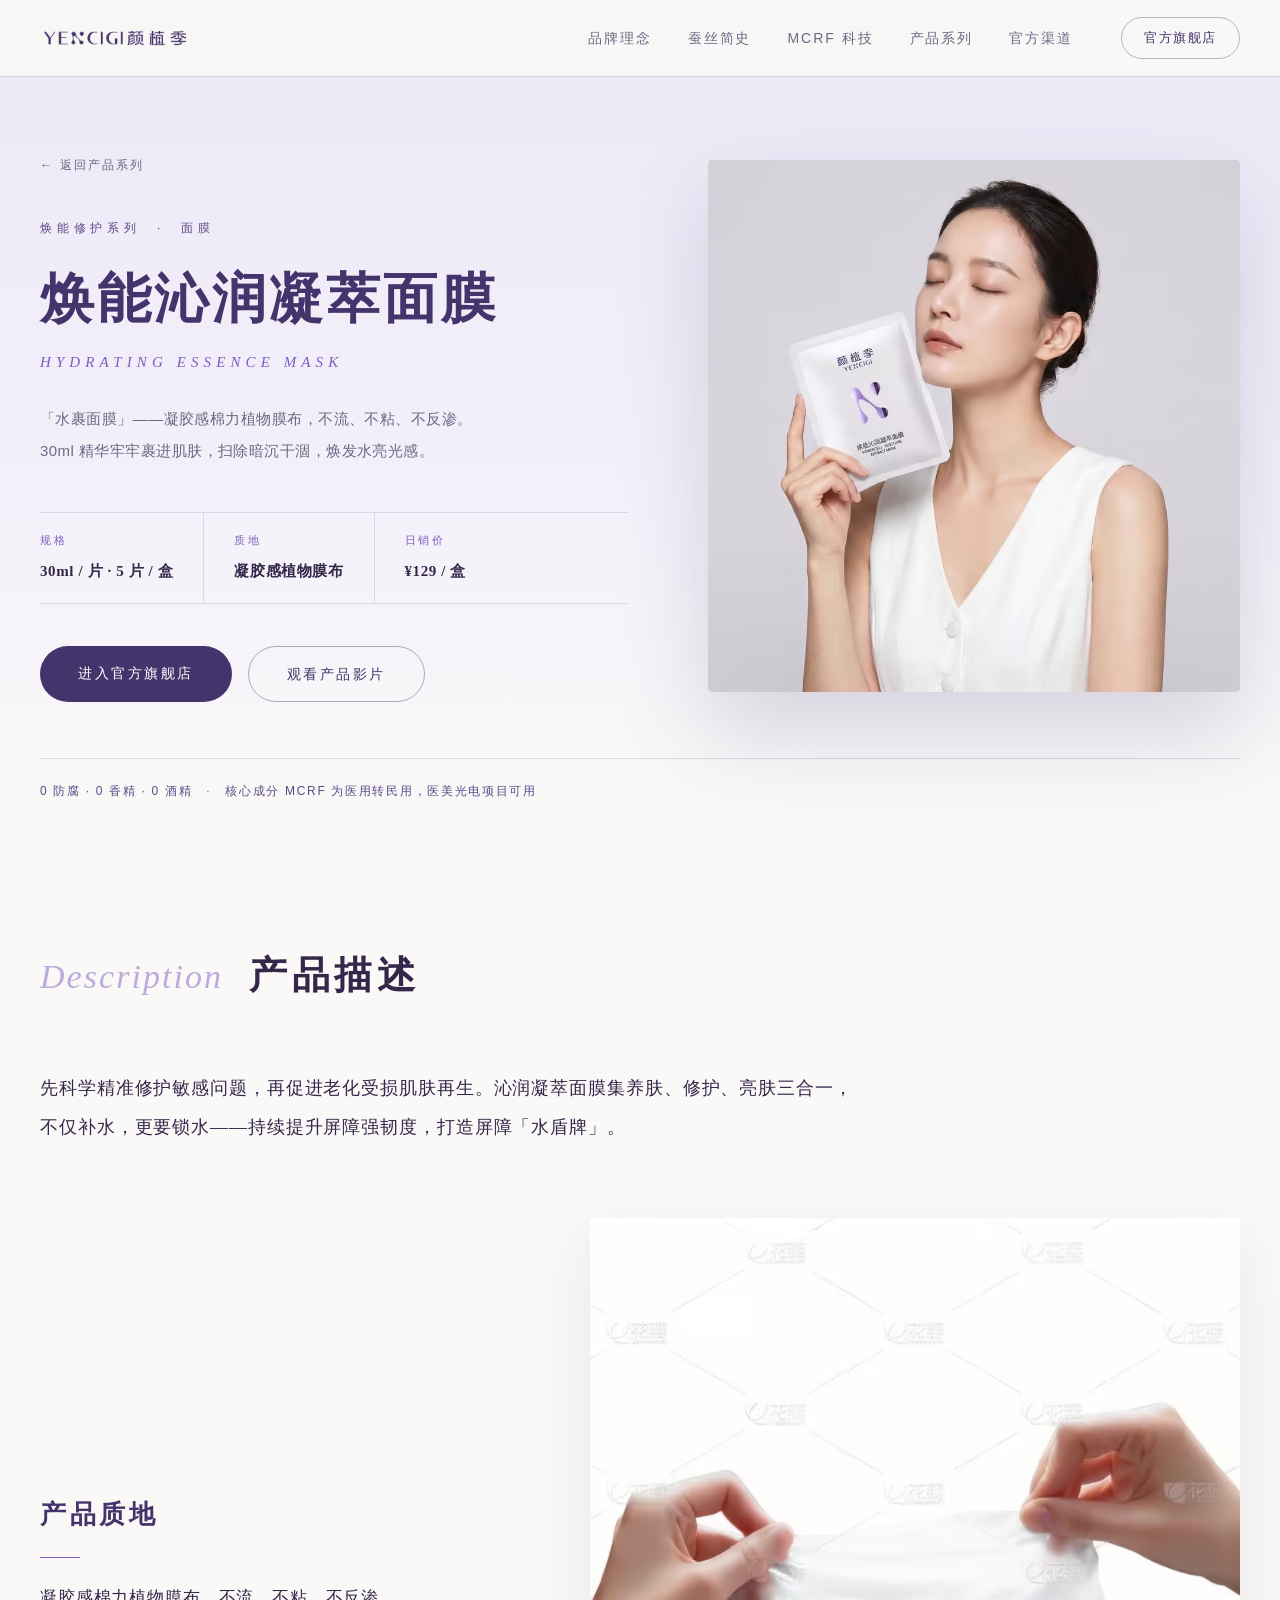
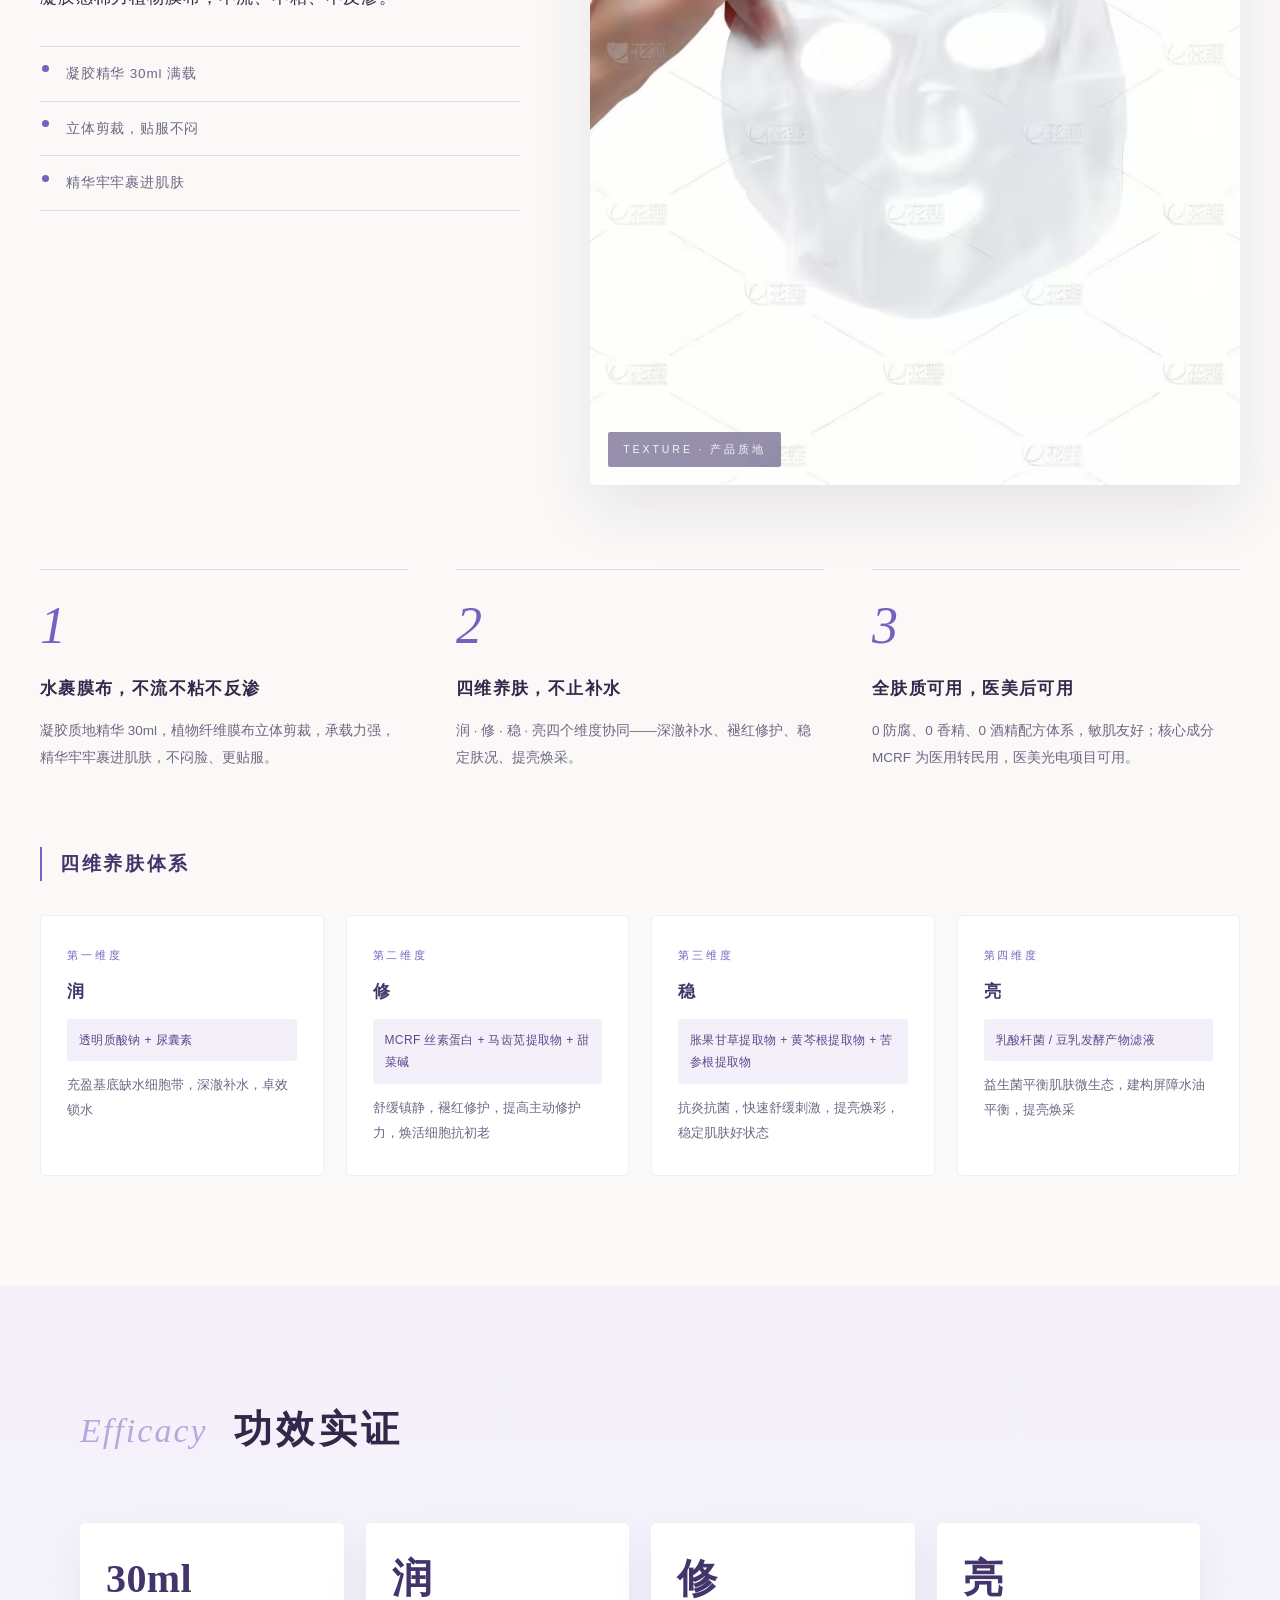
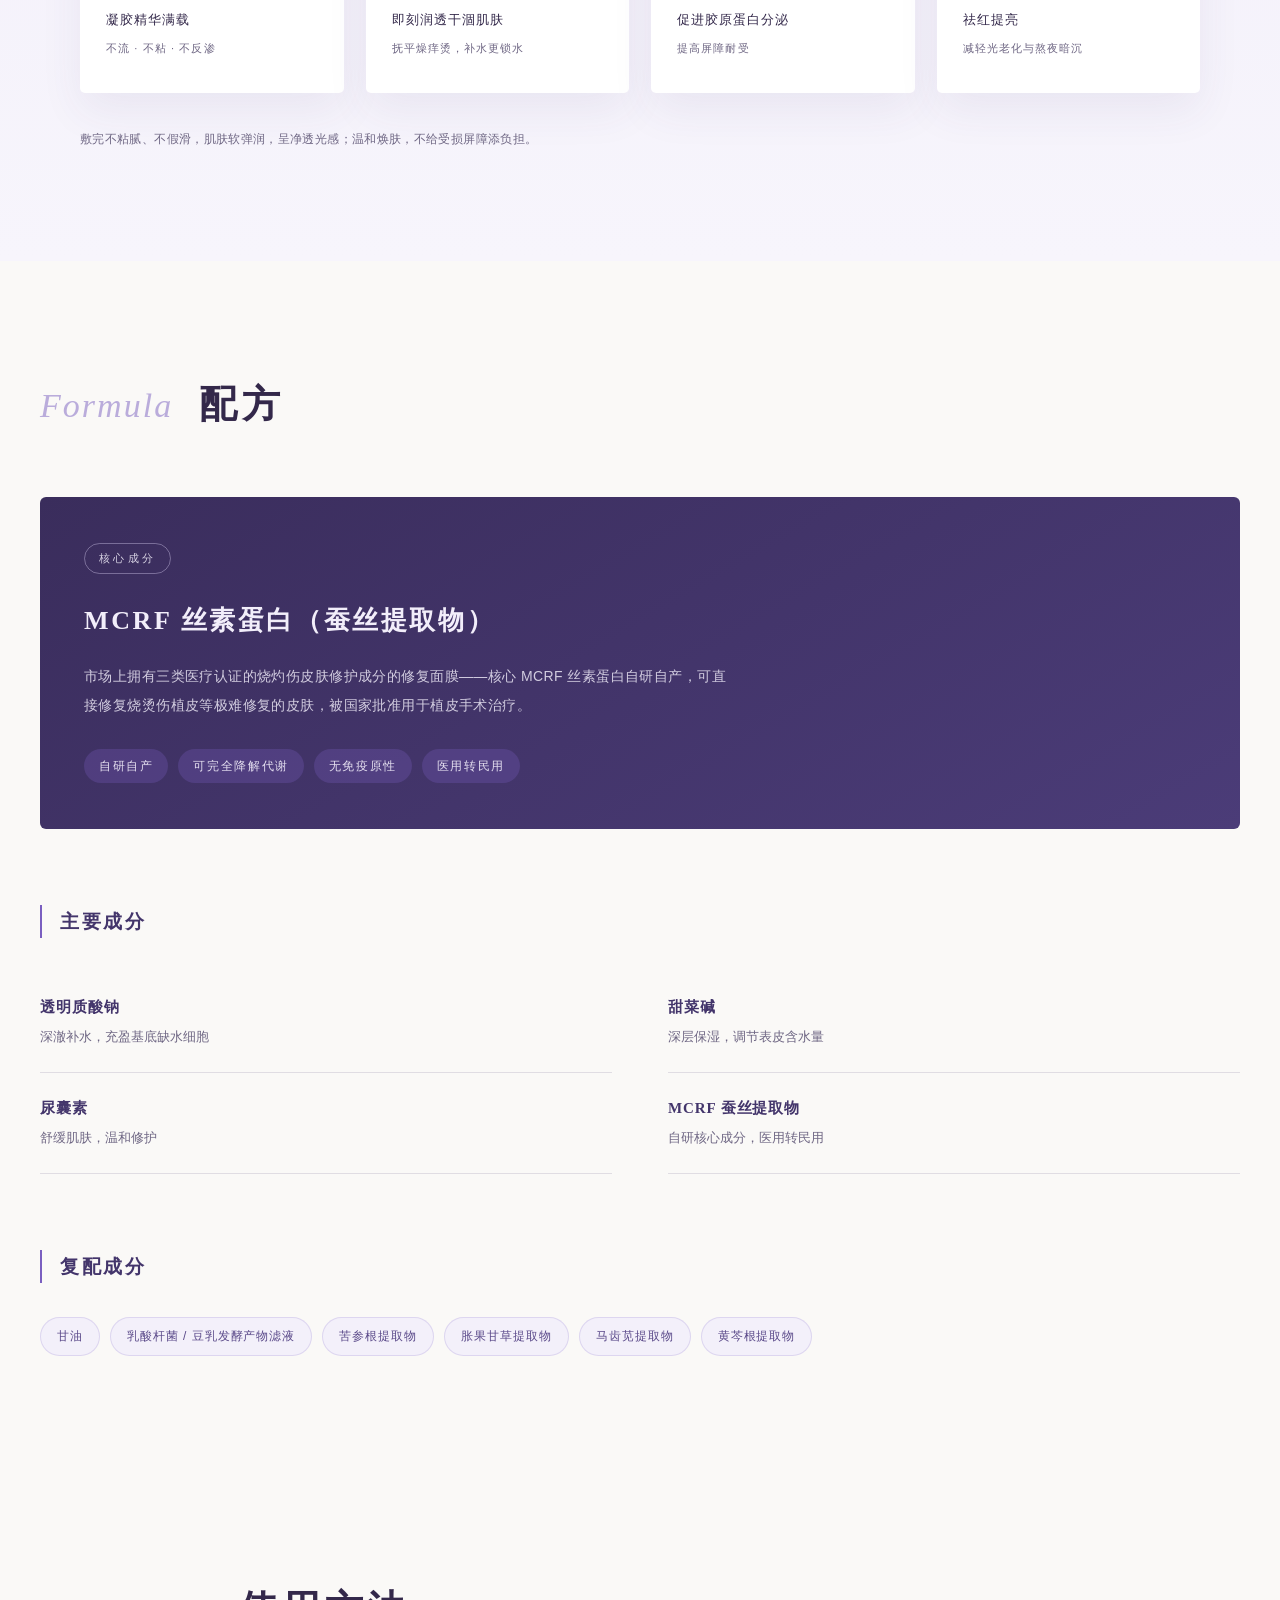
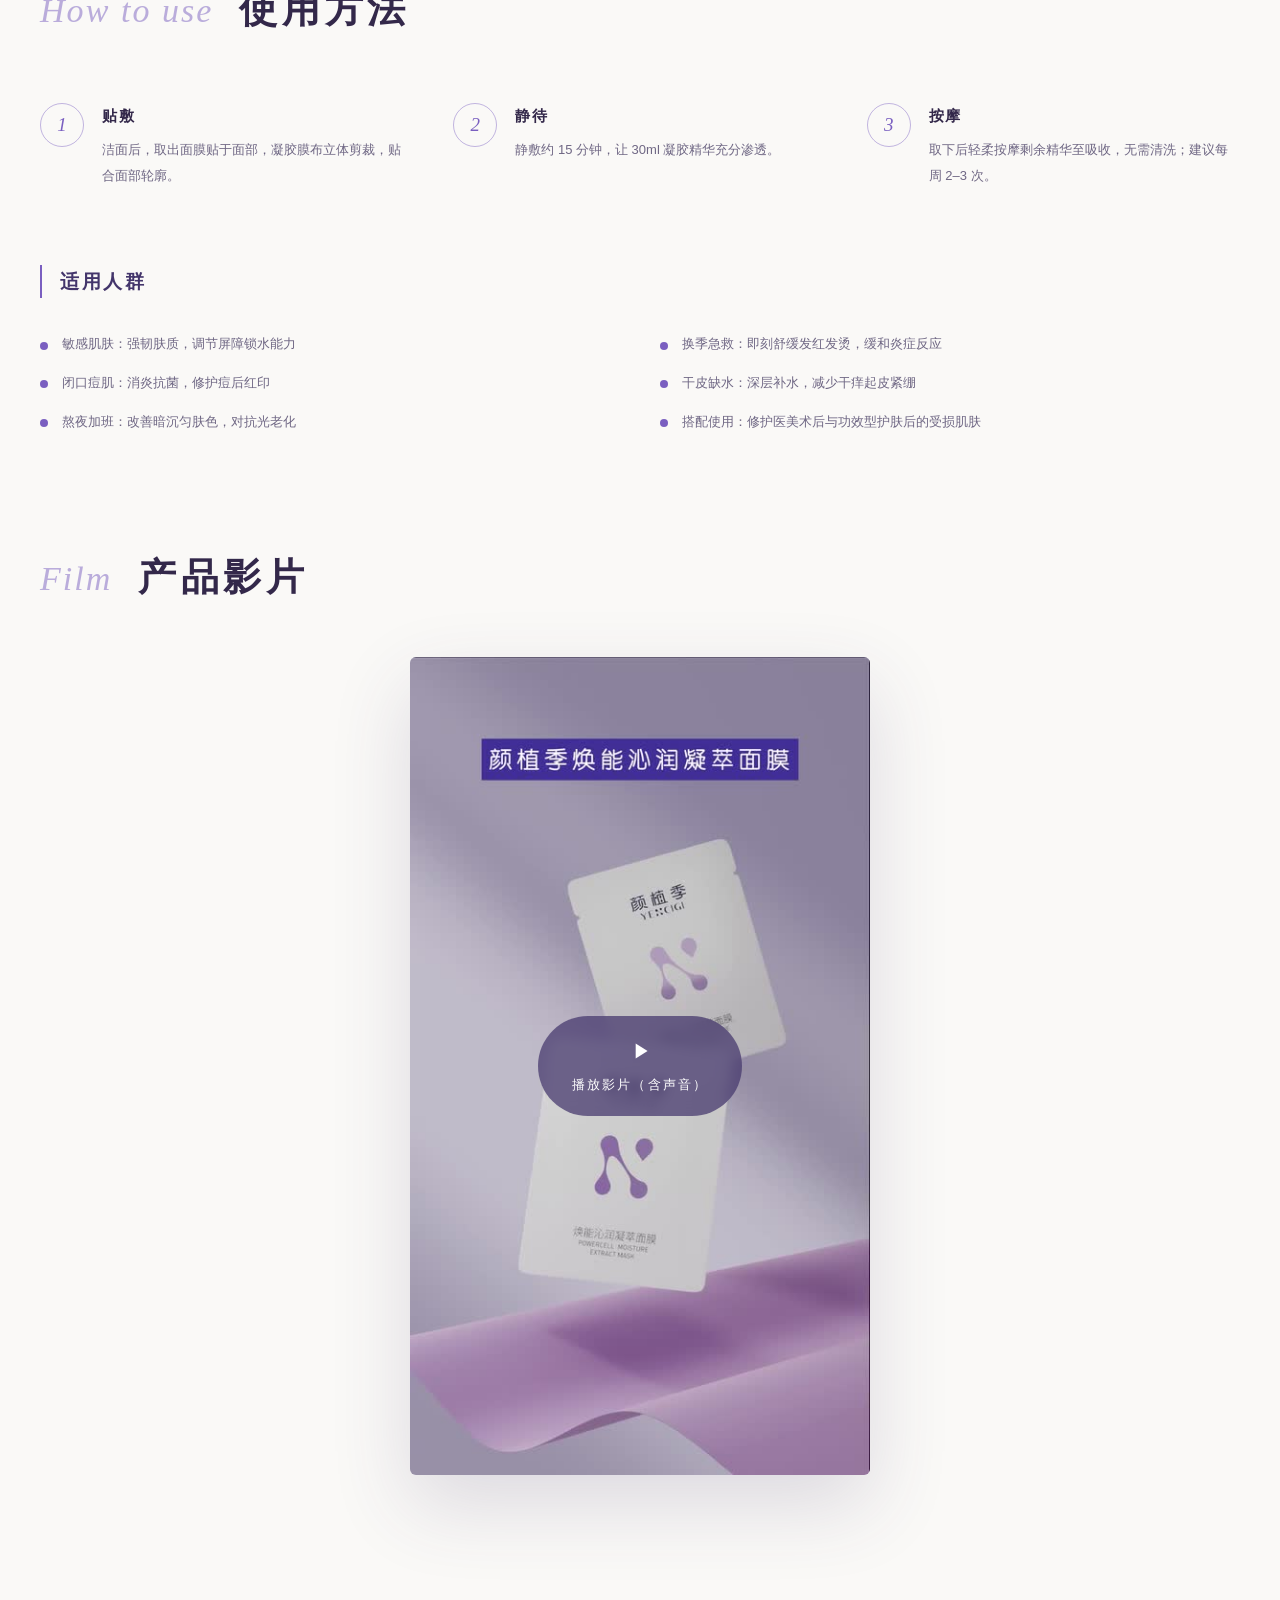
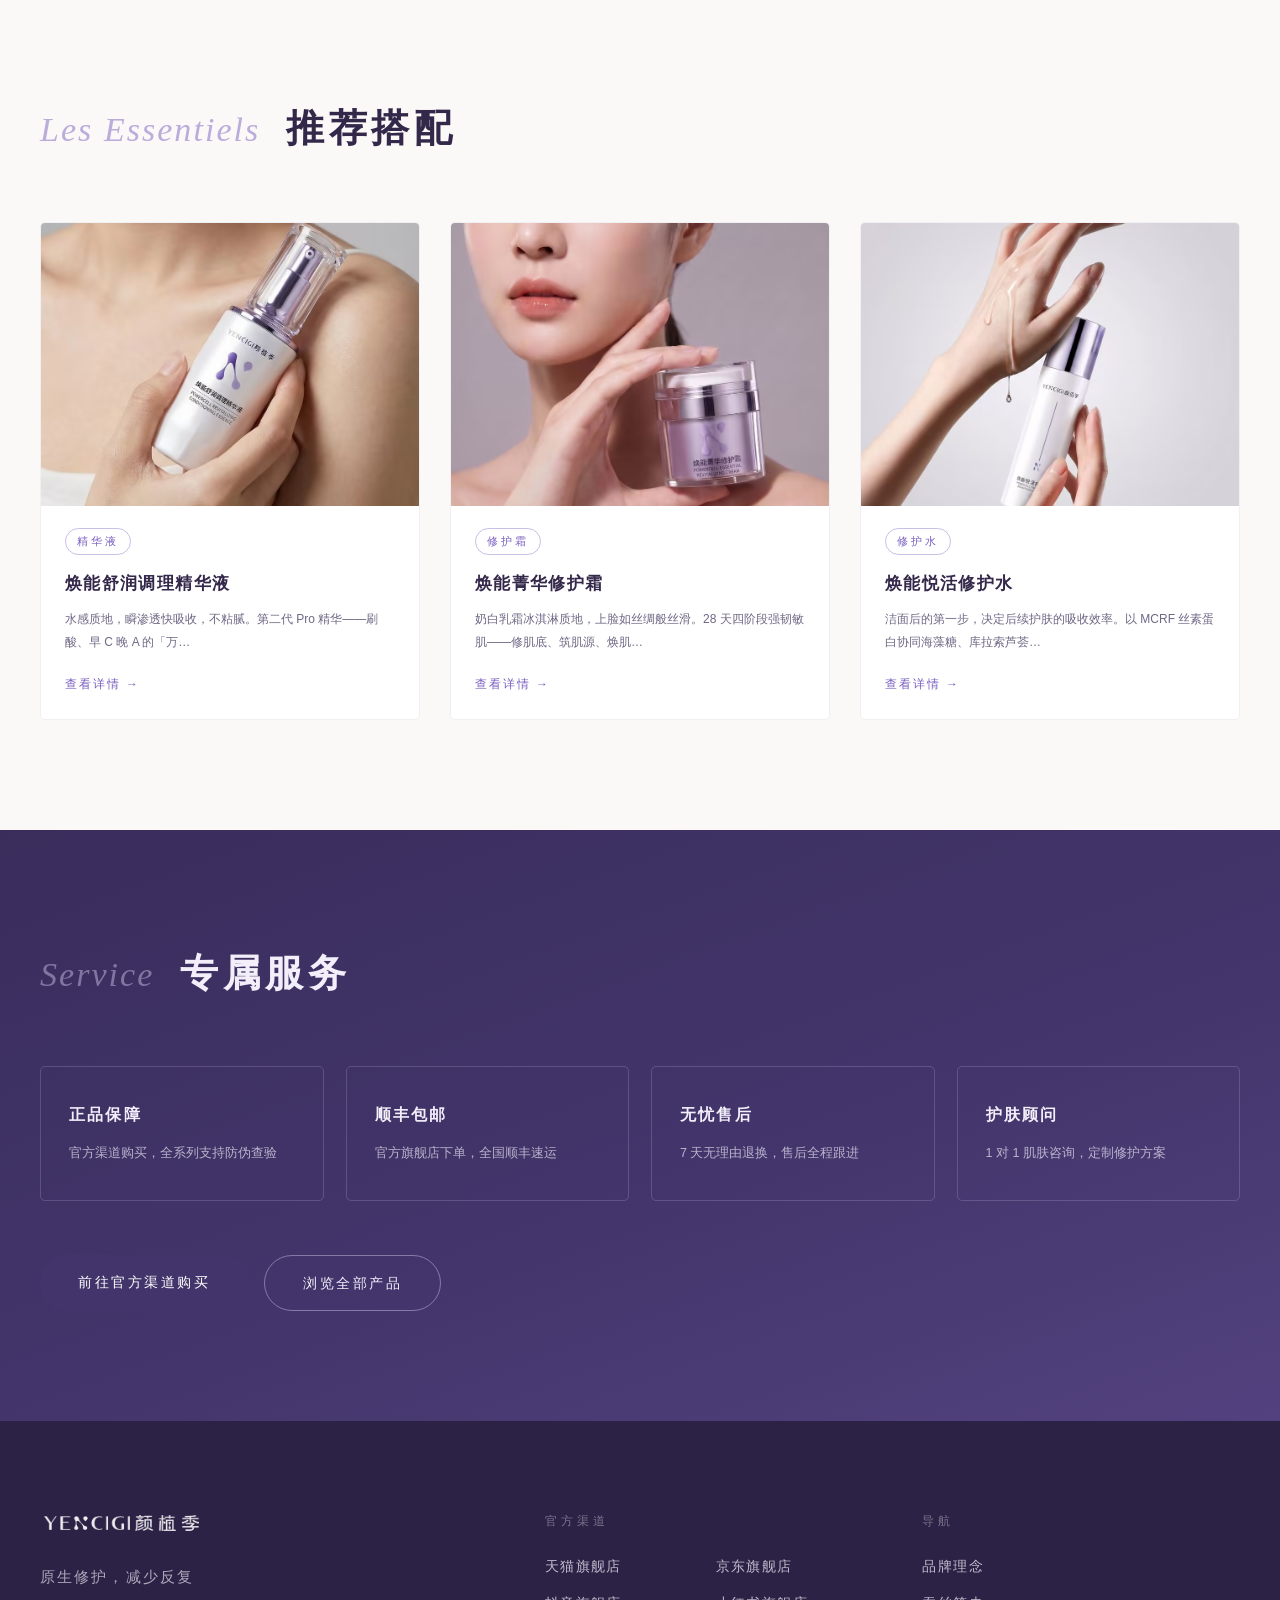
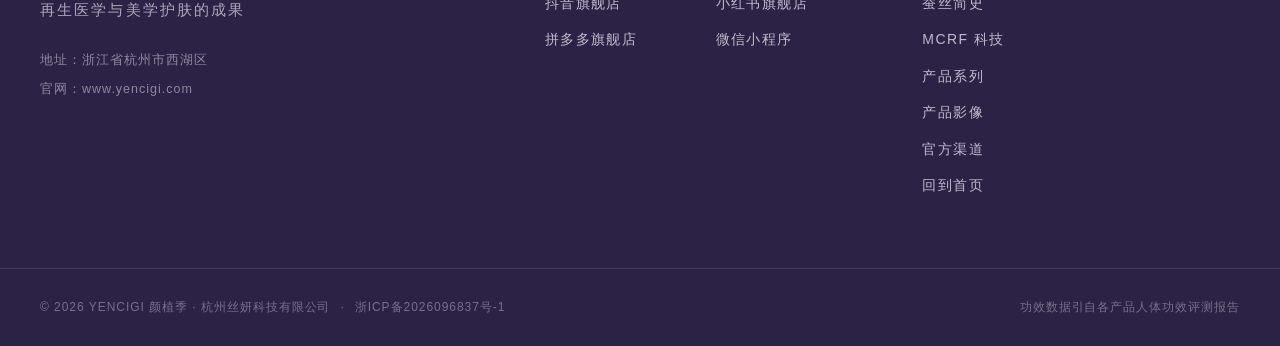
<file: product-mask.html>
<!DOCTYPE html>
<html lang="zh-CN">
<head>
<meta charset="UTF-8">
<meta name="viewport" content="width=device-width, initial-scale=1.0">
<meta http-equiv="Cache-Control" content="no-transform">
<meta http-equiv="Cache-Control" content="no-siteapp">
<meta name="applicable-device" content="pc,mobile">
<meta name="renderer" content="webkit">
<meta http-equiv="X-UA-Compatible" content="IE=edge">
<meta name="format-detection" content="telephone=no">
<meta name="keywords" content="颜植季,焕能沁润凝萃面膜,补水面膜,修护面膜,敏感肌面膜,丝素蛋白,YENCIGI">
<script>document.documentElement.classList.add("js")</script>
<title>焕能沁润凝萃面膜｜补水修护面膜 — 颜植季 YENCIGI</title>
<meta name="description" content="「水裹面膜」——凝胶感棉力植物膜布，不流、不粘、不反渗。30ml 精华牢牢裹进肌肤，扫除暗沉干涸，焕发水亮光感。">
<link rel="icon" href="assets/favicon-32.png" type="image/png" sizes="32x32">
<link rel="apple-touch-icon" href="assets/apple-touch-icon.png" sizes="180x180">
<link rel="stylesheet" href="style.css">
<link rel="canonical" href="https://www.yencigi.com/product-mask.html">
<meta property="og:type" content="product">
<meta property="og:site_name" content="颜植季 YENCIGI">
<meta property="og:title" content="焕能沁润凝萃面膜｜补水修护面膜 — 颜植季 YENCIGI">
<meta property="og:description" content="「水裹面膜」——凝胶感棉力植物膜布，不流、不粘、不反渗。30ml 精华牢牢裹进肌肤，扫除暗沉干涸，焕发水亮光感。">
<meta property="og:url" content="https://www.yencigi.com/product-mask.html">
<meta property="og:image" content="https://www.yencigi.com/assets/og-mask.jpg">
<meta property="og:image:width" content="1200">
<meta property="og:image:height" content="630">
<meta property="og:image:alt" content="焕能沁润凝萃面膜｜补水修护面膜 — 颜植季 YENCIGI">
<meta property="og:locale" content="zh_CN">
<meta name="twitter:card" content="summary_large_image">
<meta name="twitter:title" content="焕能沁润凝萃面膜｜补水修护面膜 — 颜植季 YENCIGI">
<meta name="twitter:description" content="「水裹面膜」——凝胶感棉力植物膜布，不流、不粘、不反渗。30ml 精华牢牢裹进肌肤，扫除暗沉干涸，焕发水亮光感。">
<meta name="twitter:image" content="https://www.yencigi.com/assets/og-mask.jpg">
<meta name="theme-color" content="#faf9f7">
<script type="application/ld+json">
{"@context":"https://schema.org","@graph":[{"@type":"Product","name":"焕能沁润凝萃面膜","alternateName":"HYDRATING ESSENCE MASK","description":"「水裹面膜」——凝胶感棉力植物膜布，不流、不粘、不反渗。30ml 精华牢牢裹进肌肤，扫除暗沉干涸，焕发水亮光感。","image":["https://www.yencigi.com/assets/p-mask.jpg","https://www.yencigi.com/assets/og-mask.jpg"],"brand":{"@type":"Brand","name":"颜植季 YENCIGI"},"category":"护肤品 / 焕能修护系列","size":"30ml / 片 · 5 片 / 盒","offers":{"@type":"Offer","url":"https://www.yencigi.com/product-mask.html","priceCurrency":"CNY","price":"129","availability":"https://schema.org/InStock","seller":{"@type":"Organization","name":"颜植季 YENCIGI"}}},{"@type":"BreadcrumbList","itemListElement":[{"@type":"ListItem","position":1,"name":"首页","item":"https://www.yencigi.com/"},{"@type":"ListItem","position":2,"name":"产品系列","item":"https://www.yencigi.com/#products"},{"@type":"ListItem","position":3,"name":"焕能沁润凝萃面膜","item":"https://www.yencigi.com/product-mask.html"}]}]}
</script>
<!-- 百度统计：在 tongji.baidu.com 新增站点后，把 YOUR_HM_ID 换成代码中 hm.js? 后面的 32 位 ID 并取消注释 -->
<!--
<script>
var _hmt = _hmt || [];
(function () { var hm = document.createElement("script"); hm.src = "https://hm.baidu.com/hm.js?YOUR_HM_ID";
  var s = document.getElementsByTagName("script")[0]; s.parentNode.insertBefore(hm, s); })();
</script>
-->
</head>
<body class="pdp">

<header class="site-header" id="siteHeader">
  <div class="header-inner">
    <a class="brand" href="/" aria-label="YENCIGI 颜植季">
      <img src="assets/logo.png" alt="YENCIGI 颜植季" width="388" height="57">
    </a>
    <nav class="main-nav" id="mainNav">
      <a href="/#philosophy">品牌理念</a>
      <a href="/#silk">蚕丝简史</a>
      <a href="/#science">MCRF 科技</a>
      <a href="/#products">产品系列</a>
      <a href="/#channels">官方渠道</a>
    </nav>
    <a class="header-cta" href="/#channels">官方旗舰店</a>
    <button class="nav-toggle" id="navToggle" aria-label="打开菜单"><span></span><span></span></button>
  </div>
</header>

<main>
<!-- ======= 产品首屏 ======= -->
<section class="pd-hero" id="top">
  <div class="pd-hero-inner">
    <div class="pd-hero-copy">
      <a class="pd-crumb" href="/#products">← 返回产品系列</a>
      <p class="pd-eyebrow">焕能修护系列 &nbsp;·&nbsp; 面膜</p>
      <h1>焕能沁润凝萃面膜</h1>
      <p class="pd-en">HYDRATING ESSENCE MASK</p>
      <p class="pd-lede">「水裹面膜」——凝胶感棉力植物膜布，不流、不粘、不反渗。30ml 精华牢牢裹进肌肤，扫除暗沉干涸，焕发水亮光感。</p>
      <div class="pd-facts">
          <div class="pd-fact"><span>规格</span><b>30ml / 片 · 5 片 / 盒</b></div>
          <div class="pd-fact"><span>质地</span><b>凝胶感植物膜布</b></div>
          <div class="pd-fact"><span>日销价</span><b>¥129 / 盒</b></div>
      </div>
      <div class="pd-hero-actions">
        <a class="btn btn-solid" href="/#channels">进入官方旗舰店</a>
        <a class="btn btn-ghost" href="#pd-film">观看产品影片</a>
      </div>
    </div>
    <div class="pd-hero-media">
      <picture><source type="image/avif" srcset="assets/p-mask.avif"><img src="assets/p-mask.jpg" alt="焕能沁润凝萃面膜" width="900" height="900" fetchpriority="high"></picture>
    </div>
  </div>
  <div class="pd-safety"><span>0 防腐 · 0 香精 · 0 酒精</span><i>·</i><span>核心成分 MCRF 为医用转民用，医美光电项目可用</span></div>
</section>

<!-- ======= 产品描述 ======= -->
<section class="pd-section pd-desc">
  <div class="pd-section-head reveal">
    <span class="pd-section-index">Description</span>
    <h2>产品描述</h2>
  </div>
  <p class="pd-lead reveal d1">先科学精准修护敏感问题，再促进老化受损肌肤再生。沁润凝萃面膜集养肤、修护、亮肤三合一，不仅补水，更要锁水——持续提升屏障强韧度，打造屏障「水盾牌」。</p>
  <div class="pd-texture reveal pd-texture-rev">
    <div class="pd-texture-media">
      <picture><source type="image/avif" srcset="assets/tex-mask.avif"><img src="assets/tex-mask.jpg" alt="焕能沁润凝萃面膜 产品质地" loading="lazy" width="800" height="1067"></picture>
      <span class="pd-texture-tag">Texture · 产品质地</span>
    </div>
    <div class="pd-texture-body">
      <h3>产品质地</h3>
      <p class="pd-texture-lead">凝胶感棉力植物膜布，不流、不粘、不反渗。</p>
      <ul class="pd-texture-features"><li>凝胶精华 30ml 满载</li><li>立体剪裁，贴服不闷</li><li>精华牢牢裹进肌肤</li></ul>
    </div>
  </div>
  <div class="pd-points">
        <div class="pd-point reveal">
          <span class="pd-point-num">1</span>
          <h3>水裹膜布，不流不粘不反渗</h3>
          <p>凝胶质地精华 30ml，植物纤维膜布立体剪裁，承载力强，精华牢牢裹进肌肤，不闷脸、更贴服。</p>
        </div>
        <div class="pd-point reveal">
          <span class="pd-point-num">2</span>
          <h3>四维养肤，不止补水</h3>
          <p>润 · 修 · 稳 · 亮四个维度协同——深澈补水、褪红修护、稳定肤况、提亮焕采。</p>
        </div>
        <div class="pd-point reveal">
          <span class="pd-point-num">3</span>
          <h3>全肤质可用，医美后可用</h3>
          <p>0 防腐、0 香精、0 酒精配方体系，敏肌友好；核心成分 MCRF 为医用转民用，医美光电项目可用。</p>
        </div>
  </div>

      <div class="pd-mech reveal">
        <h3 class="pd-sub-title">四维养肤体系</h3>
        <div class="pd-mech-grid">
        <div class="pd-mech-card reveal">
          <span class="pd-mech-step">第一维度</span>
          <h3>润</h3>
          <p class="pd-mech-ing">透明质酸钠 + 尿囊素</p>
          <p class="pd-mech-desc">充盈基底缺水细胞带，深澈补水，卓效锁水</p>
        </div>
        <div class="pd-mech-card reveal">
          <span class="pd-mech-step">第二维度</span>
          <h3>修</h3>
          <p class="pd-mech-ing">MCRF 丝素蛋白 + 马齿苋提取物 + 甜菜碱</p>
          <p class="pd-mech-desc">舒缓镇静，褪红修护，提高主动修护力，焕活细胞抗初老</p>
        </div>
        <div class="pd-mech-card reveal">
          <span class="pd-mech-step">第三维度</span>
          <h3>稳</h3>
          <p class="pd-mech-ing">胀果甘草提取物 + 黄芩根提取物 + 苦参根提取物</p>
          <p class="pd-mech-desc">抗炎抗菌，快速舒缓刺激，提亮焕彩，稳定肌肤好状态</p>
        </div>
        <div class="pd-mech-card reveal">
          <span class="pd-mech-step">第四维度</span>
          <h3>亮</h3>
          <p class="pd-mech-ing">乳酸杆菌 / 豆乳发酵产物滤液</p>
          <p class="pd-mech-desc">益生菌平衡肌肤微生态，建构屏障水油平衡，提亮焕采</p>
        </div>
        </div>
      </div>
</section>

<!-- ======= 功效实证 ======= -->
<section class="pd-section pd-efficacy">
  <div class="pd-section-head reveal">
    <span class="pd-section-index">Efficacy</span>
    <h2>功效实证</h2>
  </div>
  <div class="pd-data-grid">
        <div class="pd-data-card reveal">
          <b>30ml</b>
          <span>凝胶精华满载</span>
          <em>不流 · 不粘 · 不反渗</em>
        </div>
        <div class="pd-data-card reveal">
          <b>润</b>
          <span>即刻润透干涸肌肤</span>
          <em>抚平燥痒烫，补水更锁水</em>
        </div>
        <div class="pd-data-card reveal">
          <b>修</b>
          <span>促进胶原蛋白分泌</span>
          <em>提高屏障耐受</em>
        </div>
        <div class="pd-data-card reveal">
          <b>亮</b>
          <span>祛红提亮</span>
          <em>减轻光老化与熬夜暗沉</em>
        </div>
  </div>
  <p class="pd-note reveal">敷完不粘腻、不假滑，肌肤软弹润，呈净透光感；温和焕肤，不给受损屏障添负担。</p>
</section>

<!-- ======= 配方 ======= -->
<section class="pd-section pd-formula">
  <div class="pd-section-head reveal">
    <span class="pd-section-index">Formula</span>
    <h2>配方</h2>
  </div>
  <div class="pd-core reveal">
    <span class="pd-core-tag">核心成分</span>
    <h3>MCRF 丝素蛋白（蚕丝提取物）</h3>
    <p>市场上拥有三类医疗认证的烧灼伤皮肤修护成分的修复面膜——核心 MCRF 丝素蛋白自研自产，可直接修复烧烫伤植皮等极难修复的皮肤，被国家批准用于植皮手术治疗。</p>
    <div class="pd-core-badges"><i>自研自产</i><i>可完全降解代谢</i><i>无免疫原性</i><i>医用转民用</i></div>
  </div>
  <h3 class="pd-sub-title">主要成分</h3>
  <ul class="pd-main-list">
        <li class="reveal"><b>透明质酸钠</b><span>深澈补水，充盈基底缺水细胞</span></li>
        <li class="reveal"><b>甜菜碱</b><span>深层保湿，调节表皮含水量</span></li>
        <li class="reveal"><b>尿囊素</b><span>舒缓肌肤，温和修护</span></li>
        <li class="reveal"><b>MCRF 蚕丝提取物</b><span>自研核心成分，医用转民用</span></li>
  </ul>
  <h3 class="pd-sub-title">复配成分</h3>
  <div class="pd-extra reveal"><i>甘油</i><i>乳酸杆菌 / 豆乳发酵产物滤液</i><i>苦参根提取物</i><i>胀果甘草提取物</i><i>马齿苋提取物</i><i>黄芩根提取物</i></div>
</section>

<!-- ======= 使用方法 ======= -->
<section class="pd-section pd-usage">
  <div class="pd-section-head reveal">
    <span class="pd-section-index">How to use</span>
    <h2>使用方法</h2>
  </div>
  <ol class="pd-steps">
        <li class="reveal">
          <span class="pd-step-num">1</span>
          <div><b>贴敷</b><p>洁面后，取出面膜贴于面部，凝胶膜布立体剪裁，贴合面部轮廓。</p></div>
        </li>
        <li class="reveal">
          <span class="pd-step-num">2</span>
          <div><b>静待</b><p>静敷约 15 分钟，让 30ml 凝胶精华充分渗透。</p></div>
        </li>
        <li class="reveal">
          <span class="pd-step-num">3</span>
          <div><b>按摩</b><p>取下后轻柔按摩剩余精华至吸收，无需清洗；建议每周 2–3 次。</p></div>
        </li>
  </ol>
  <h3 class="pd-sub-title">适用人群</h3>
  <ul class="pd-suit">
<li class="reveal">敏感肌肤：强韧肤质，调节屏障锁水能力</li><li class="reveal">换季急救：即刻舒缓发红发烫，缓和炎症反应</li><li class="reveal">闭口痘肌：消炎抗菌，修护痘后红印</li><li class="reveal">干皮缺水：深层补水，减少干痒起皮紧绷</li><li class="reveal">熬夜加班：改善暗沉匀肤色，对抗光老化</li><li class="reveal">搭配使用：修护医美术后与功效型护肤后的受损肌肤</li>
  </ul>

</section>

<!-- ======= 产品影片 ======= -->
<section class="pd-film" id="pd-film">
  <div class="pd-section-head reveal">
    <span class="pd-section-index">Film</span>
    <h2>产品影片</h2>
  </div>
  <figure class="pd-film-frame reveal">
    <video id="pdVideo" src="assets/v-mask.mp4" poster="assets/v-mask.mp4.jpg" muted loop playsinline preload="none" disablepictureinpicture aria-label="焕能沁润凝萃面膜产品影片"></video>
    <button class="pd-film-play" id="pdFilmPlay" aria-label="播放产品影片">
      <svg viewBox="0 0 24 24" width="22" height="22" fill="currentColor"><path d="M8 5v14l11-7z"/></svg>
      <span>播放影片（含声音）</span>
    </button>
  </figure>
</section>

<!-- ======= 推荐产品 ======= -->
<section class="pd-section pd-essentiels">
  <div class="pd-section-head reveal">
    <span class="pd-section-index">Les Essentiels</span>
    <h2>推荐搭配</h2>
  </div>
  <div class="pd-rec-grid">
        <a class="pd-rec-card reveal" href="product-serum.html">
          <div class="pd-rec-media"><picture><source type="image/avif" srcset="assets/p-serum.avif"><img src="assets/p-serum.jpg" alt="焕能舒润调理精华液" loading="lazy" width="900" height="1205"></picture></div>
          <span class="pd-rec-tag">精华液</span>
          <h3>焕能舒润调理精华液</h3>
          <p>水感质地，瞬渗透快吸收，不粘腻。第二代 Pro 精华——刷酸、早 C 晚 A 的「万…</p>
          <span class="pd-rec-link">查看详情 →</span>
        </a>
        <a class="pd-rec-card reveal" href="product-cream.html">
          <div class="pd-rec-media"><picture><source type="image/avif" srcset="assets/p-cream.avif"><img src="assets/p-cream.jpg" alt="焕能菁华修护霜" loading="lazy" width="900" height="1201"></picture></div>
          <span class="pd-rec-tag">修护霜</span>
          <h3>焕能菁华修护霜</h3>
          <p>奶白乳霜冰淇淋质地，上脸如丝绸般丝滑。28 天四阶段强韧敏肌——修肌底、筑肌源、焕肌…</p>
          <span class="pd-rec-link">查看详情 →</span>
        </a>
        <a class="pd-rec-card reveal" href="product-toner.html">
          <div class="pd-rec-media"><picture><source type="image/avif" srcset="assets/p-toner.avif"><img src="assets/p-toner.jpg" alt="焕能悦活修护水" loading="lazy" width="900" height="900"></picture></div>
          <span class="pd-rec-tag">修护水</span>
          <h3>焕能悦活修护水</h3>
          <p>洁面后的第一步，决定后续护肤的吸收效率。以 MCRF 丝素蛋白协同海藻糖、库拉索芦荟…</p>
          <span class="pd-rec-link">查看详情 →</span>
        </a>
  </div>
</section>

<!-- ======= 专属服务 ======= -->
<section class="pd-service" id="pd-service">
  <div class="pd-section-head light reveal">
    <span class="pd-section-index">Service</span>
    <h2>专属服务</h2>
  </div>
  <div class="pd-service-grid">
    <div class="pd-service-item reveal"><b>正品保障</b><p>官方渠道购买，全系列支持防伪查验</p></div>
    <div class="pd-service-item reveal d1"><b>顺丰包邮</b><p>官方旗舰店下单，全国顺丰速运</p></div>
    <div class="pd-service-item reveal d2"><b>无忧售后</b><p>7 天无理由退换，售后全程跟进</p></div>
    <div class="pd-service-item reveal d3"><b>护肤顾问</b><p>1 对 1 肌肤咨询，定制修护方案</p></div>
  </div>
  <div class="pd-service-cta reveal">
    <a class="btn btn-solid" href="/#channels">前往官方渠道购买</a>
    <a class="btn btn-ghost" href="/#products">浏览全部产品</a>
  </div>
</section>
</main>

<footer class="site-footer">
  <div class="footer-inner">
    <div class="footer-brand">
      <a href="/"><img class="footer-logo" src="assets/logo.png" alt="YENCIGI 颜植季" width="388" height="57"></a>
      <p class="footer-slogan">原生修护，减少反复<br>再生医学与美学护肤的成果</p>
      <div class="footer-meta">
        <p>地址：浙江省杭州市西湖区</p>
        <p>官网：<a href="https://www.yencigi.com/">www.yencigi.com</a></p>
      </div>
    </div>
    <div class="footer-channels">
      <p class="footer-label">官方渠道</p>
      <ul>
        <li><a href="/#channels">天猫旗舰店</a></li>
        <li><a href="/#channels">京东旗舰店</a></li>
        <li><a href="/#channels">抖音旗舰店</a></li>
        <li><a href="/#channels">小红书旗舰店</a></li>
        <li><a href="/#channels">拼多多旗舰店</a></li>
        <li><a href="/#channels">微信小程序</a></li>
      </ul>
    </div>
    <div class="footer-nav">
      <p class="footer-label">导航</p>
      <ul>
        <li><a href="/#philosophy">品牌理念</a></li>
        <li><a href="/#silk">蚕丝简史</a></li>
        <li><a href="/#science">MCRF 科技</a></li>
        <li><a href="/#products">产品系列</a></li>
        <li><a href="/#films">产品影像</a></li>
        <li><a href="/#channels">官方渠道</a></li>
        <li><a href="/">回到首页</a></li>
      </ul>
    </div>
  </div>
  <div class="footer-bottom">
    <p class="footer-legal">
      <span>© 2026 YENCIGI 颜植季 · 杭州丝妍科技有限公司</span>
      <span class="footer-sep" aria-hidden="true">·</span>
      <a class="footer-icp" href="https://beian.miit.gov.cn/" target="_blank" rel="noopener noreferrer">浙ICP备2026096837号-1</a>
      <!-- 公安联网备案：取得备案号后替换下方两处 33010XXXXXXXXX，删除两个 hidden；如需官方图标，存为 assets/beian-psb.png 并在号码前加 &lt;img src="assets/beian-psb.png" alt="" width="14" height="14"&gt; -->
      <span class="footer-sep" aria-hidden="true" hidden>·</span>
      <a class="footer-psb" href="https://beian.mps.gov.cn/#/query/webSearch?code=33010XXXXXXXXX" target="_blank" rel="noopener noreferrer" hidden>浙公网安备33010XXXXXXXXX号</a>
    </p>
    <p>功效数据引自各产品人体功效评测报告</p>
  </div>
</footer>

<script src="main.js"></script>
</body>
</html>
</file>
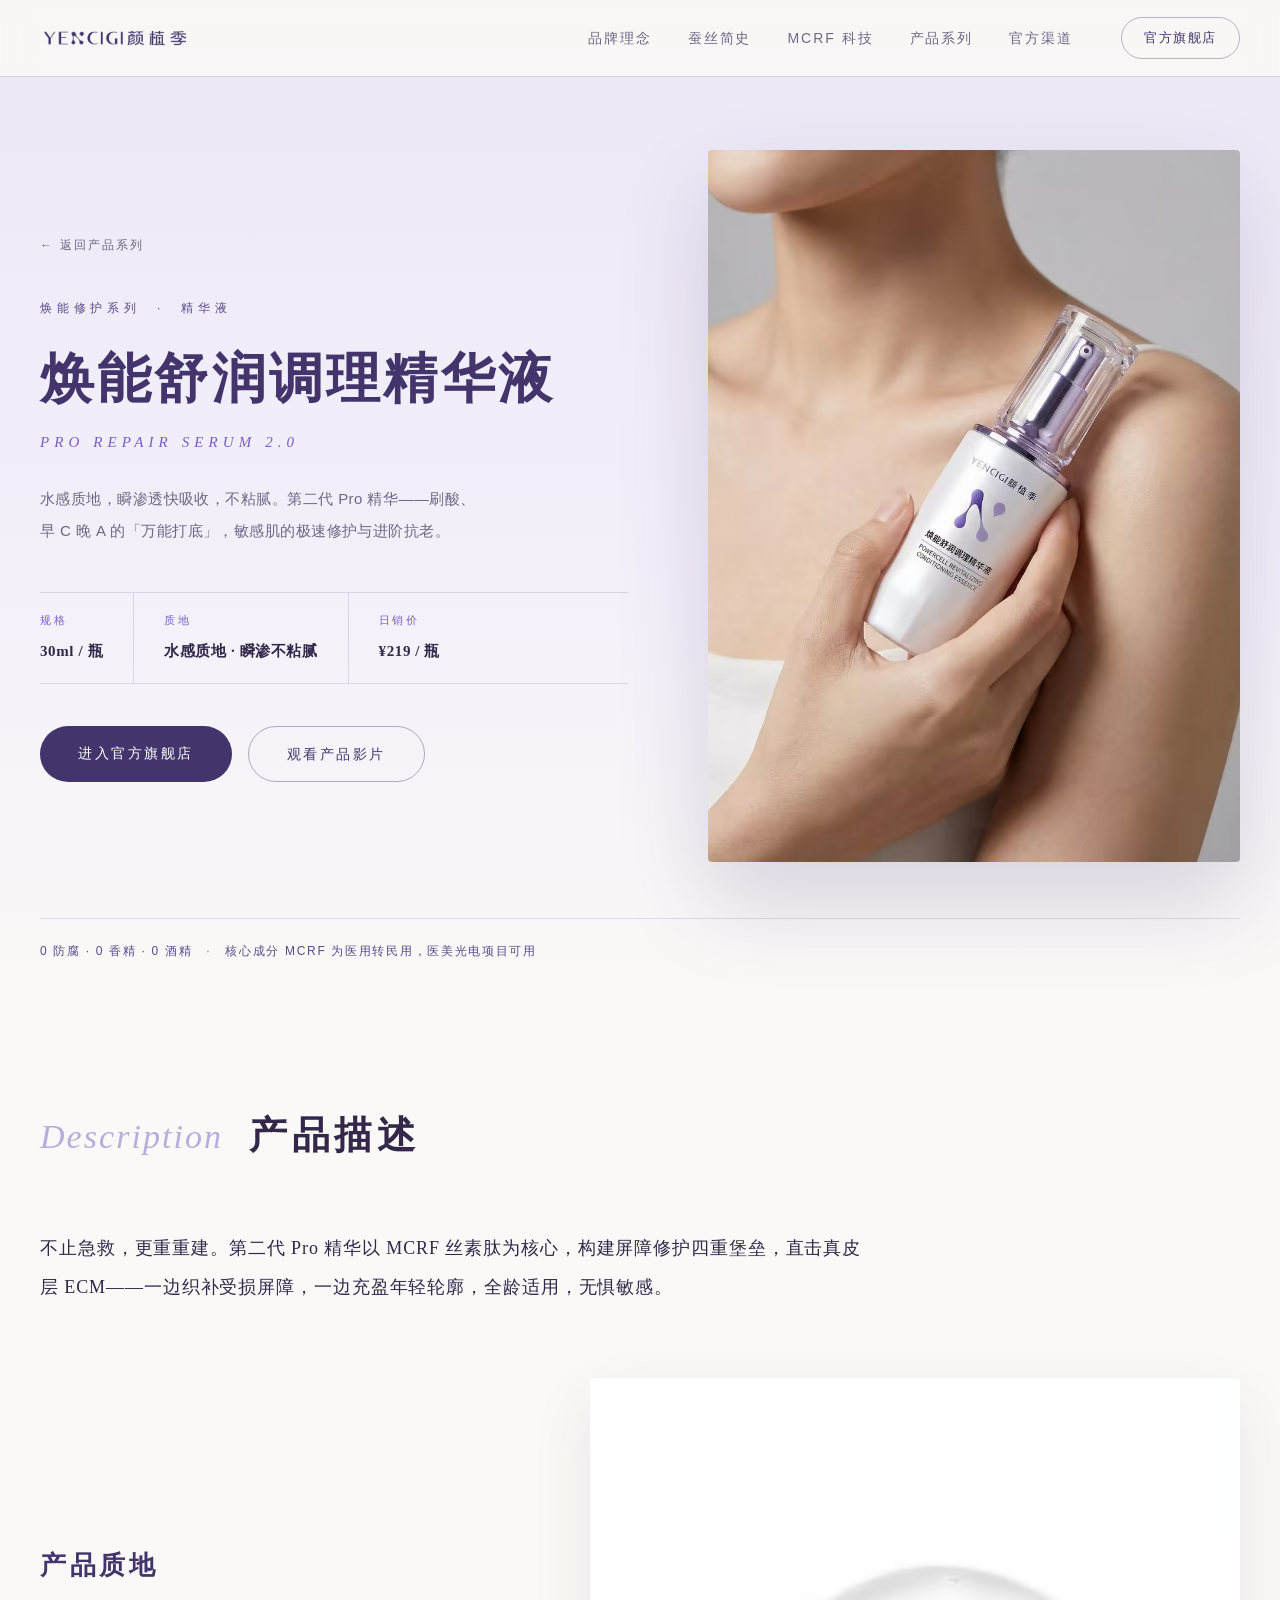
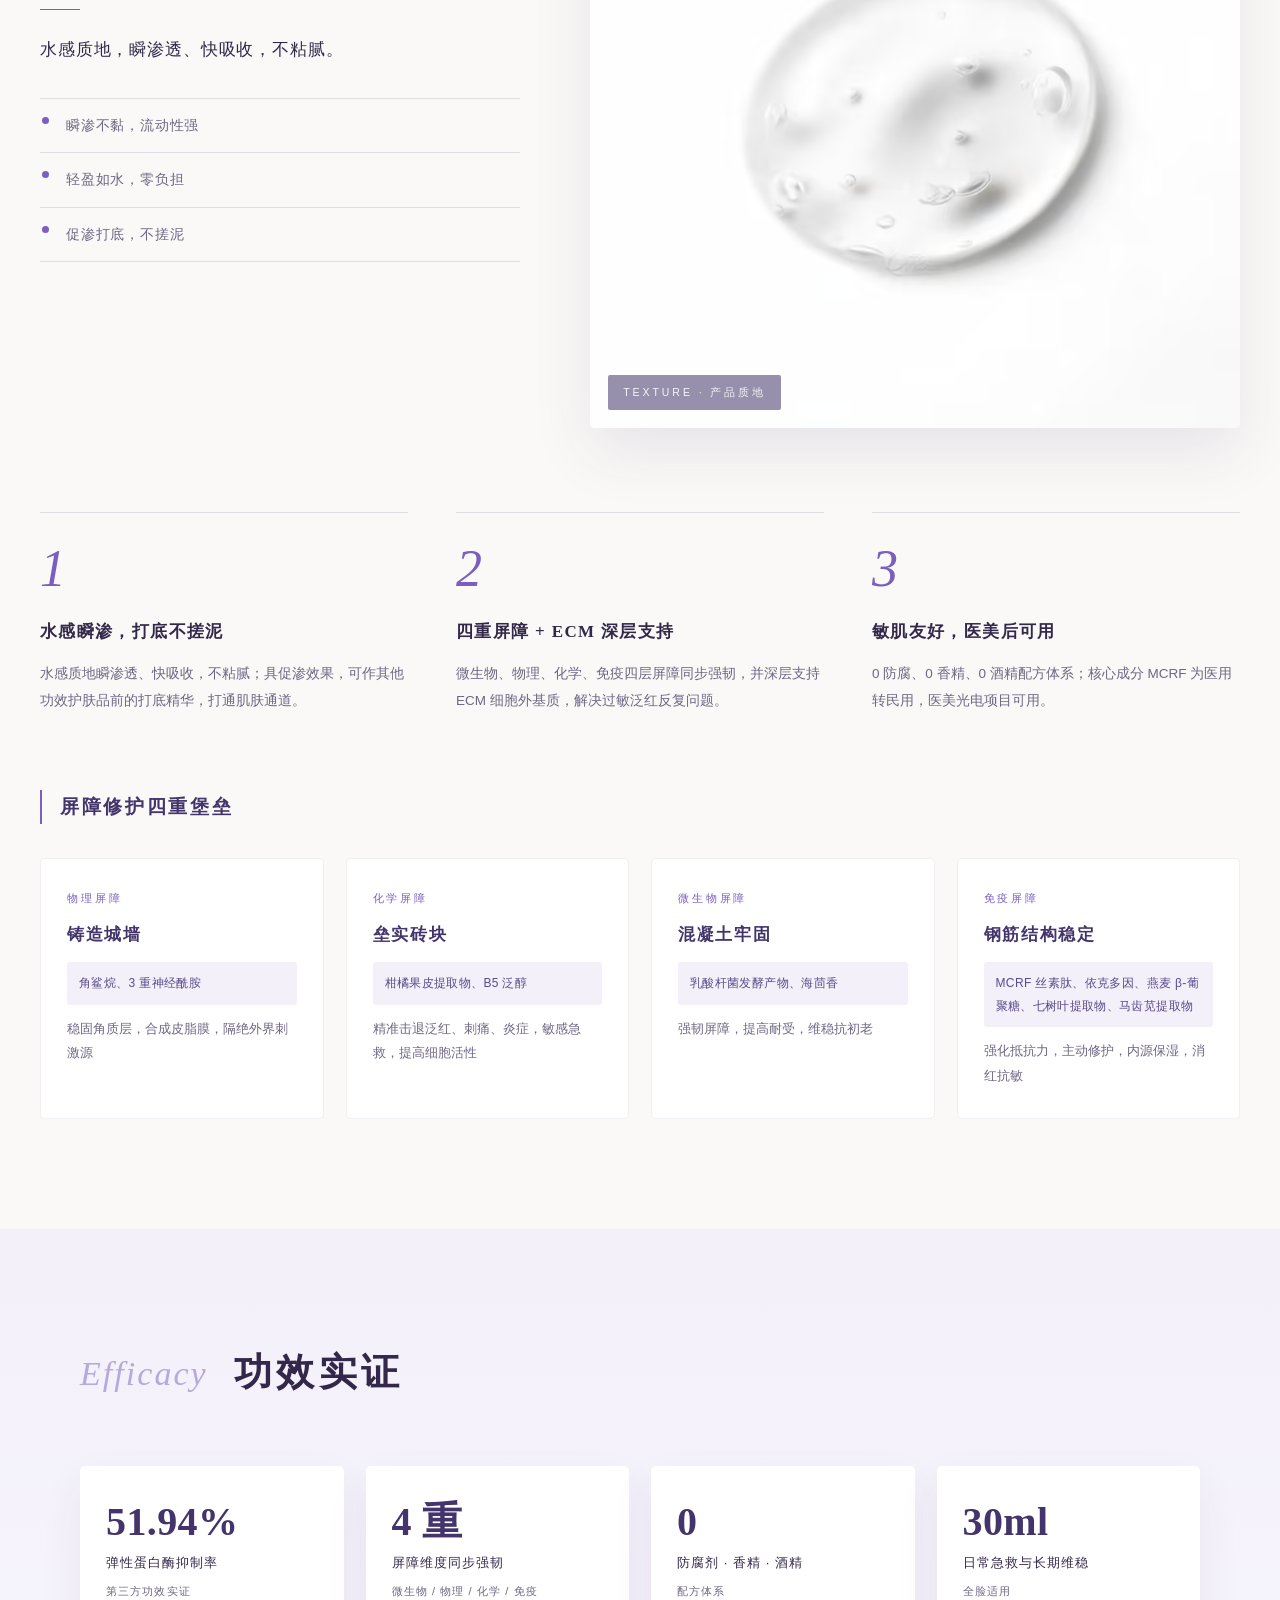
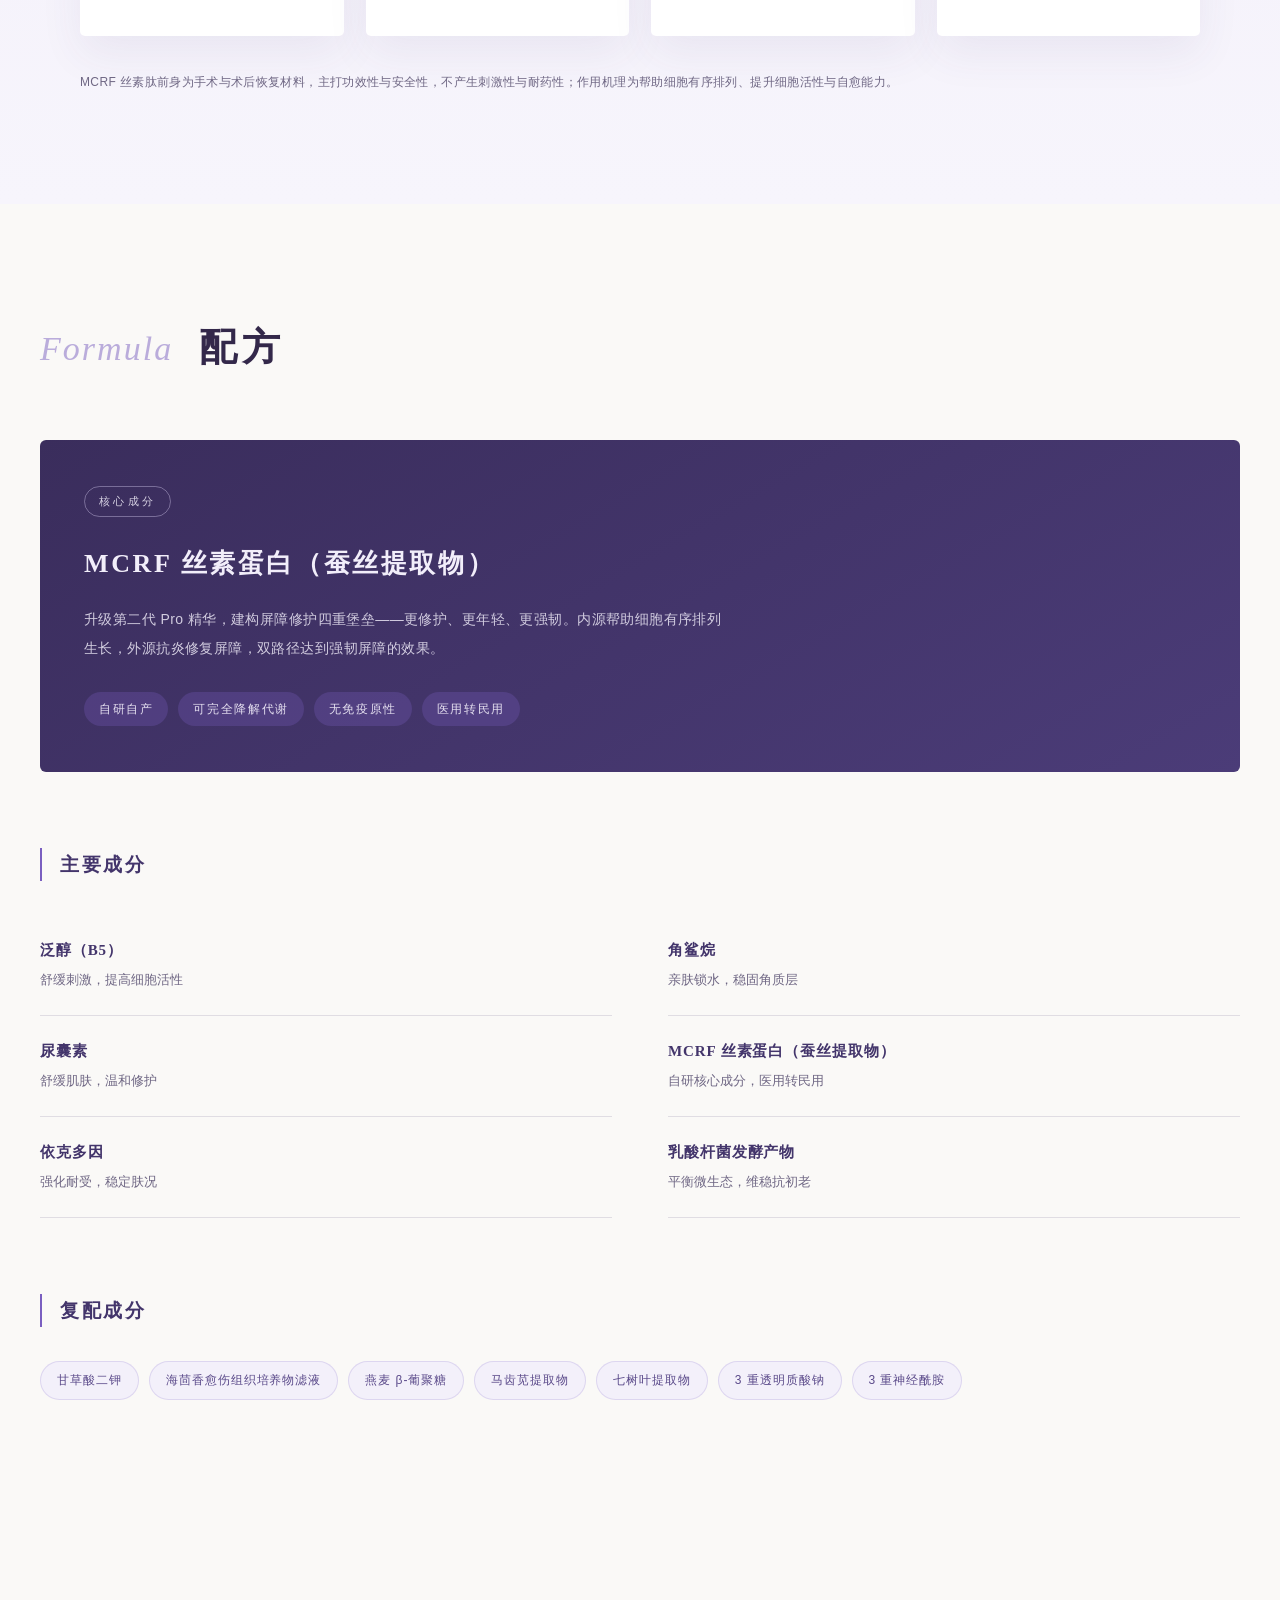
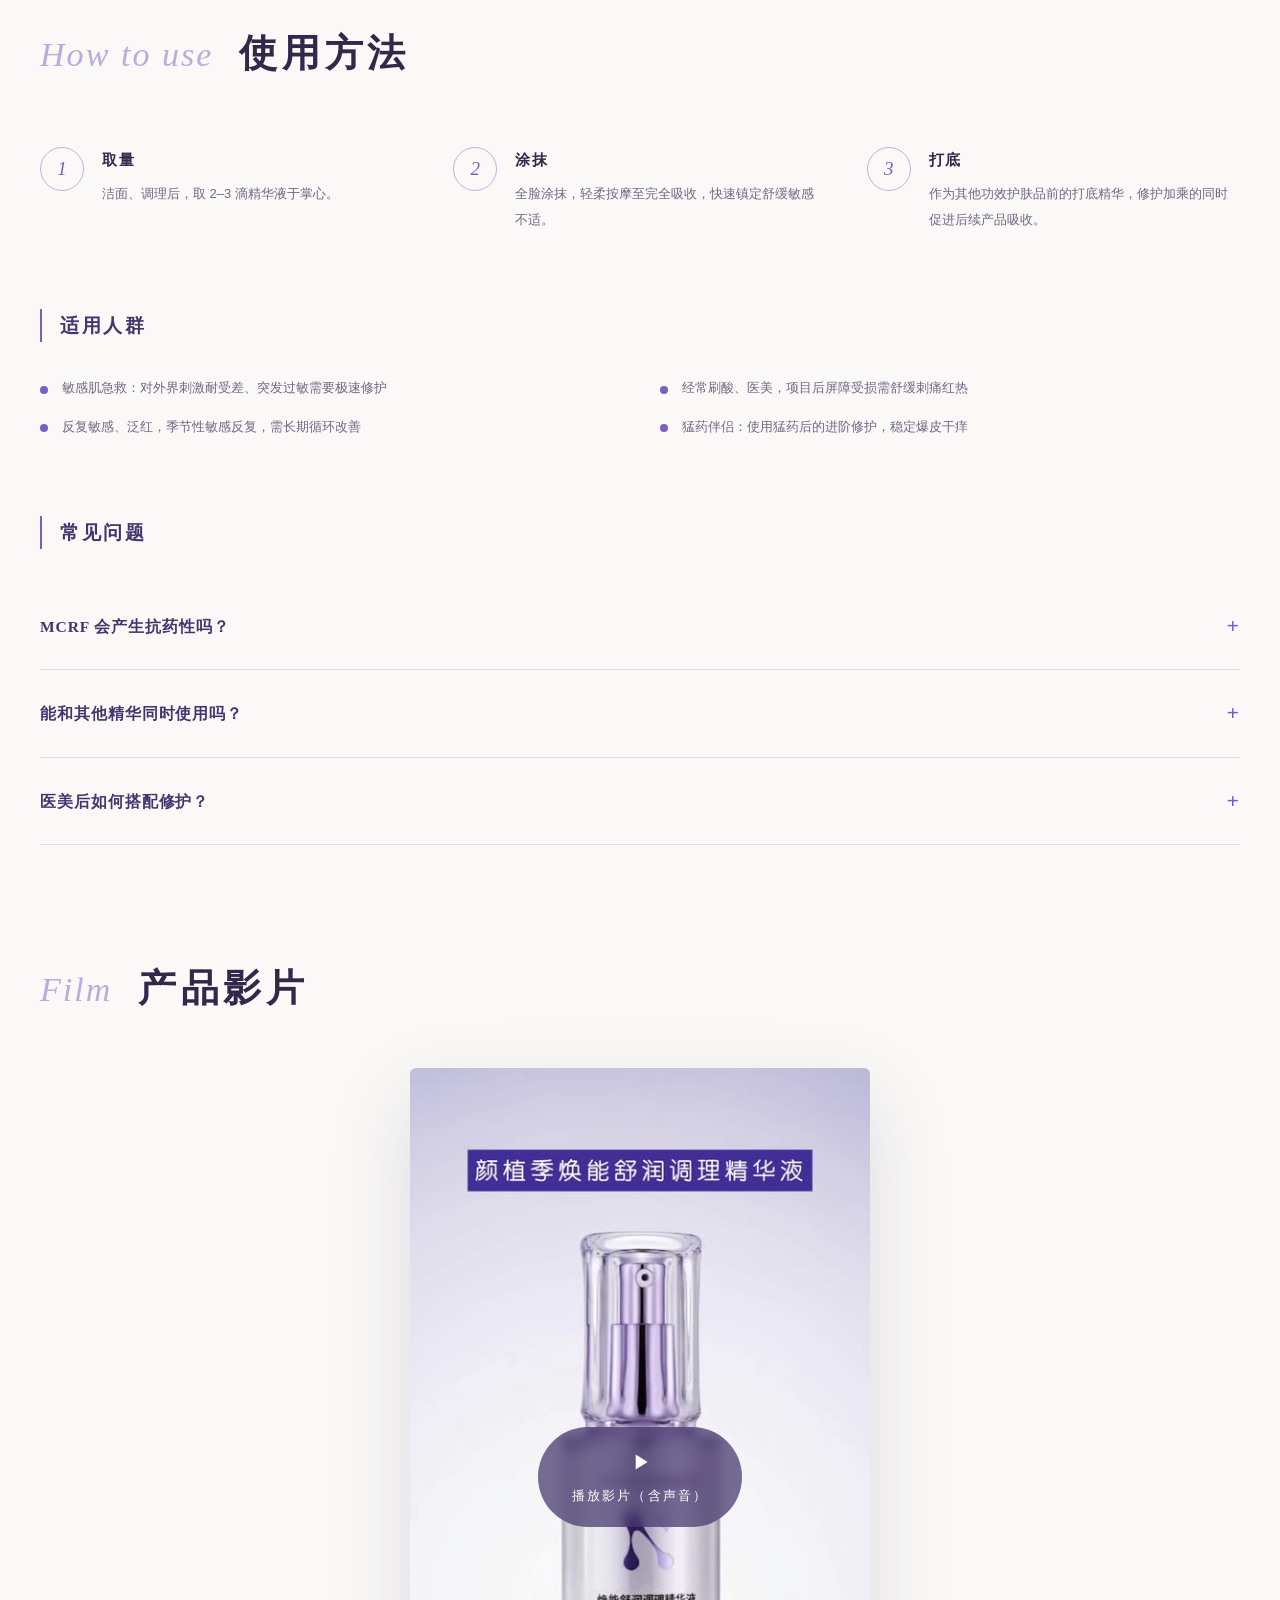
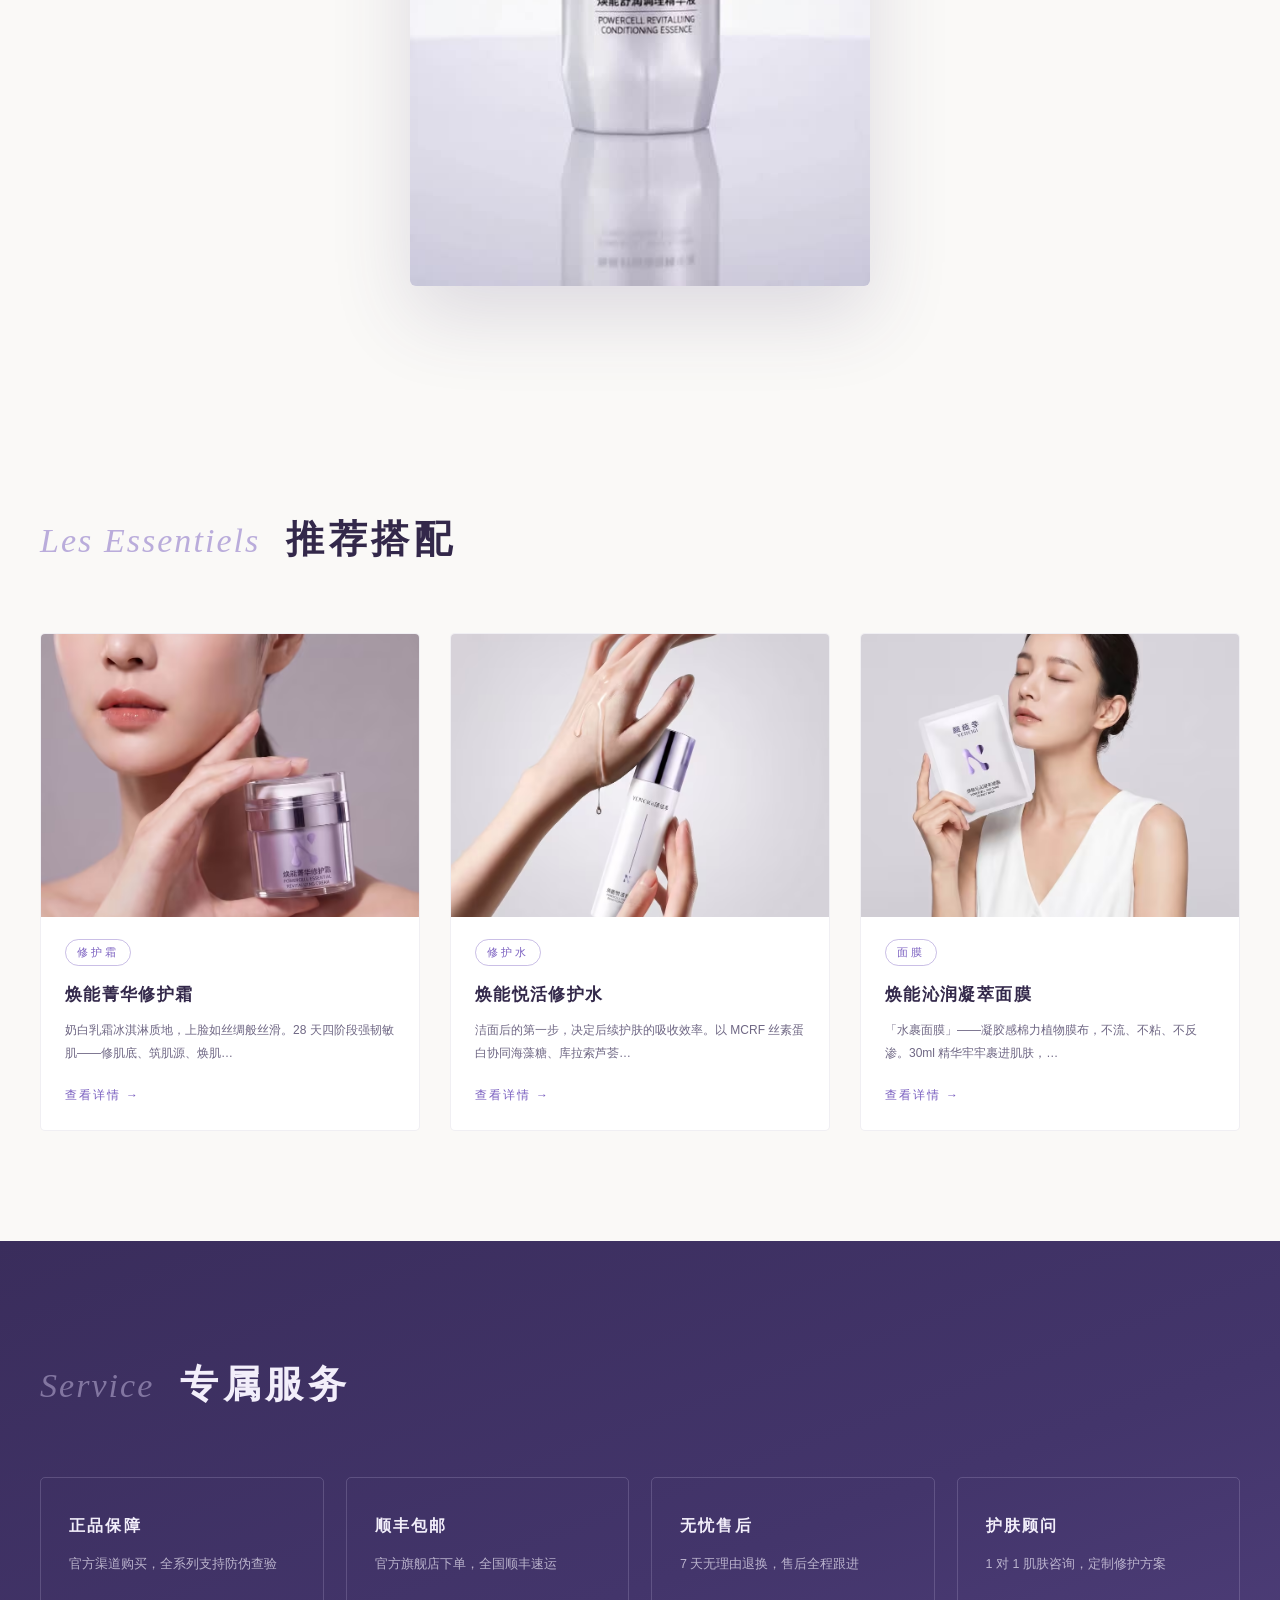
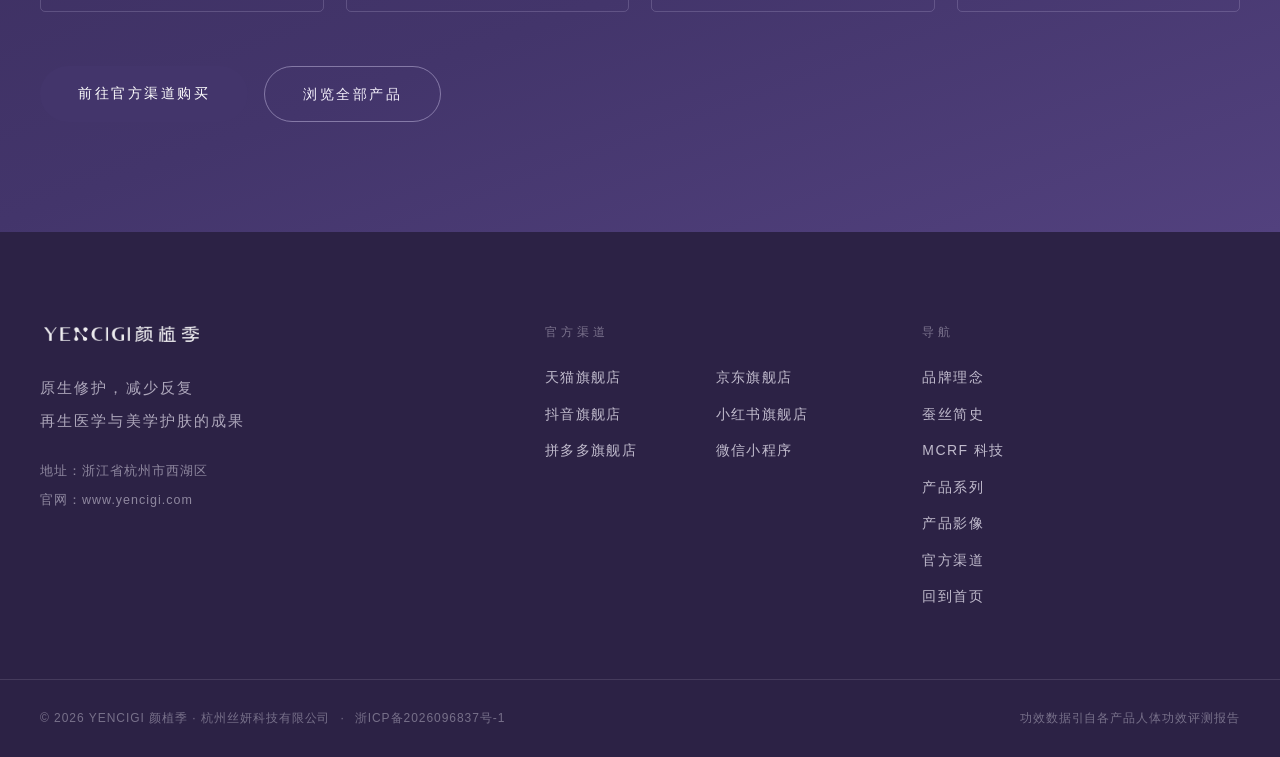
<file: product-serum.html>
<!DOCTYPE html>
<html lang="zh-CN">
<head>
<meta charset="UTF-8">
<meta name="viewport" content="width=device-width, initial-scale=1.0">
<meta http-equiv="Cache-Control" content="no-transform">
<meta http-equiv="Cache-Control" content="no-siteapp">
<meta name="applicable-device" content="pc,mobile">
<meta name="renderer" content="webkit">
<meta http-equiv="X-UA-Compatible" content="IE=edge">
<meta name="format-detection" content="telephone=no">
<meta name="keywords" content="颜植季,焕能舒润调理精华液,修护精华,敏感肌精华,早C晚A打底,丝素蛋白,YENCIGI">
<script>document.documentElement.classList.add("js")</script>
<title>焕能舒润调理精华液｜敏感肌修护精华 — 颜植季 YENCIGI</title>
<meta name="description" content="水感质地，瞬渗透快吸收，不粘腻。第二代 Pro 精华——刷酸、早 C 晚 A 的「万能打底」，敏感肌的极速修护与进阶抗老。">
<link rel="icon" href="assets/favicon-32.png" type="image/png" sizes="32x32">
<link rel="apple-touch-icon" href="assets/apple-touch-icon.png" sizes="180x180">
<link rel="stylesheet" href="style.css">
<link rel="canonical" href="https://www.yencigi.com/product-serum.html">
<meta property="og:type" content="product">
<meta property="og:site_name" content="颜植季 YENCIGI">
<meta property="og:title" content="焕能舒润调理精华液｜敏感肌修护精华 — 颜植季 YENCIGI">
<meta property="og:description" content="水感质地，瞬渗透快吸收，不粘腻。第二代 Pro 精华——刷酸、早 C 晚 A 的「万能打底」，敏感肌的极速修护与进阶抗老。">
<meta property="og:url" content="https://www.yencigi.com/product-serum.html">
<meta property="og:image" content="https://www.yencigi.com/assets/og-serum.jpg">
<meta property="og:image:width" content="1200">
<meta property="og:image:height" content="630">
<meta property="og:image:alt" content="焕能舒润调理精华液｜敏感肌修护精华 — 颜植季 YENCIGI">
<meta property="og:locale" content="zh_CN">
<meta name="twitter:card" content="summary_large_image">
<meta name="twitter:title" content="焕能舒润调理精华液｜敏感肌修护精华 — 颜植季 YENCIGI">
<meta name="twitter:description" content="水感质地，瞬渗透快吸收，不粘腻。第二代 Pro 精华——刷酸、早 C 晚 A 的「万能打底」，敏感肌的极速修护与进阶抗老。">
<meta name="twitter:image" content="https://www.yencigi.com/assets/og-serum.jpg">
<meta name="theme-color" content="#faf9f7">
<script type="application/ld+json">
{"@context":"https://schema.org","@graph":[{"@type":"Product","name":"焕能舒润调理精华液","alternateName":"PRO REPAIR SERUM 2.0","description":"水感质地，瞬渗透快吸收，不粘腻。第二代 Pro 精华——刷酸、早 C 晚 A 的「万能打底」，敏感肌的极速修护与进阶抗老。","image":["https://www.yencigi.com/assets/p-serum.jpg","https://www.yencigi.com/assets/og-serum.jpg"],"brand":{"@type":"Brand","name":"颜植季 YENCIGI"},"category":"护肤品 / 焕能修护系列","size":"30ml / 瓶","offers":{"@type":"Offer","url":"https://www.yencigi.com/product-serum.html","priceCurrency":"CNY","price":"219","availability":"https://schema.org/InStock","seller":{"@type":"Organization","name":"颜植季 YENCIGI"}}},{"@type":"BreadcrumbList","itemListElement":[{"@type":"ListItem","position":1,"name":"首页","item":"https://www.yencigi.com/"},{"@type":"ListItem","position":2,"name":"产品系列","item":"https://www.yencigi.com/#products"},{"@type":"ListItem","position":3,"name":"焕能舒润调理精华液","item":"https://www.yencigi.com/product-serum.html"}]}]}
</script>
<!-- 百度统计：在 tongji.baidu.com 新增站点后，把 YOUR_HM_ID 换成代码中 hm.js? 后面的 32 位 ID 并取消注释 -->
<!--
<script>
var _hmt = _hmt || [];
(function () { var hm = document.createElement("script"); hm.src = "https://hm.baidu.com/hm.js?YOUR_HM_ID";
  var s = document.getElementsByTagName("script")[0]; s.parentNode.insertBefore(hm, s); })();
</script>
-->
</head>
<body class="pdp">

<header class="site-header" id="siteHeader">
  <div class="header-inner">
    <a class="brand" href="/" aria-label="YENCIGI 颜植季">
      <img src="assets/logo.png" alt="YENCIGI 颜植季" width="388" height="57">
    </a>
    <nav class="main-nav" id="mainNav">
      <a href="/#philosophy">品牌理念</a>
      <a href="/#silk">蚕丝简史</a>
      <a href="/#science">MCRF 科技</a>
      <a href="/#products">产品系列</a>
      <a href="/#channels">官方渠道</a>
    </nav>
    <a class="header-cta" href="/#channels">官方旗舰店</a>
    <button class="nav-toggle" id="navToggle" aria-label="打开菜单"><span></span><span></span></button>
  </div>
</header>

<main>
<!-- ======= 产品首屏 ======= -->
<section class="pd-hero" id="top">
  <div class="pd-hero-inner">
    <div class="pd-hero-copy">
      <a class="pd-crumb" href="/#products">← 返回产品系列</a>
      <p class="pd-eyebrow">焕能修护系列 &nbsp;·&nbsp; 精华液</p>
      <h1>焕能舒润调理精华液</h1>
      <p class="pd-en">PRO REPAIR SERUM 2.0</p>
      <p class="pd-lede">水感质地，瞬渗透快吸收，不粘腻。第二代 Pro 精华——刷酸、早 C 晚 A 的「万能打底」，敏感肌的极速修护与进阶抗老。</p>
      <div class="pd-facts">
          <div class="pd-fact"><span>规格</span><b>30ml / 瓶</b></div>
          <div class="pd-fact"><span>质地</span><b>水感质地 · 瞬渗不粘腻</b></div>
          <div class="pd-fact"><span>日销价</span><b>¥219 / 瓶</b></div>
      </div>
      <div class="pd-hero-actions">
        <a class="btn btn-solid" href="/#channels">进入官方旗舰店</a>
        <a class="btn btn-ghost" href="#pd-film">观看产品影片</a>
      </div>
    </div>
    <div class="pd-hero-media">
      <picture><source type="image/avif" srcset="assets/p-serum.avif"><img src="assets/p-serum.jpg" alt="焕能舒润调理精华液" width="900" height="1205" fetchpriority="high"></picture>
    </div>
  </div>
  <div class="pd-safety"><span>0 防腐 · 0 香精 · 0 酒精</span><i>·</i><span>核心成分 MCRF 为医用转民用，医美光电项目可用</span></div>
</section>

<!-- ======= 产品描述 ======= -->
<section class="pd-section pd-desc">
  <div class="pd-section-head reveal">
    <span class="pd-section-index">Description</span>
    <h2>产品描述</h2>
  </div>
  <p class="pd-lead reveal d1">不止急救，更重重建。第二代 Pro 精华以 MCRF 丝素肽为核心，构建屏障修护四重堡垒，直击真皮层 ECM——一边织补受损屏障，一边充盈年轻轮廓，全龄适用，无惧敏感。</p>
  <div class="pd-texture reveal pd-texture-rev">
    <div class="pd-texture-media">
      <picture><source type="image/avif" srcset="assets/tex-serum.avif"><img src="assets/tex-serum.jpg" alt="焕能舒润调理精华液 产品质地" loading="lazy" width="800" height="800"></picture>
      <span class="pd-texture-tag">Texture · 产品质地</span>
    </div>
    <div class="pd-texture-body">
      <h3>产品质地</h3>
      <p class="pd-texture-lead">水感质地，瞬渗透、快吸收，不粘腻。</p>
      <ul class="pd-texture-features"><li>瞬渗不黏，流动性强</li><li>轻盈如水，零负担</li><li>促渗打底，不搓泥</li></ul>
    </div>
  </div>
  <div class="pd-points">
        <div class="pd-point reveal">
          <span class="pd-point-num">1</span>
          <h3>水感瞬渗，打底不搓泥</h3>
          <p>水感质地瞬渗透、快吸收，不粘腻；具促渗效果，可作其他功效护肤品前的打底精华，打通肌肤通道。</p>
        </div>
        <div class="pd-point reveal">
          <span class="pd-point-num">2</span>
          <h3>四重屏障 + ECM 深层支持</h3>
          <p>微生物、物理、化学、免疫四层屏障同步强韧，并深层支持 ECM 细胞外基质，解决过敏泛红反复问题。</p>
        </div>
        <div class="pd-point reveal">
          <span class="pd-point-num">3</span>
          <h3>敏肌友好，医美后可用</h3>
          <p>0 防腐、0 香精、0 酒精配方体系；核心成分 MCRF 为医用转民用，医美光电项目可用。</p>
        </div>
  </div>

      <div class="pd-mech reveal">
        <h3 class="pd-sub-title">屏障修护四重堡垒</h3>
        <div class="pd-mech-grid">
        <div class="pd-mech-card reveal">
          <span class="pd-mech-step">物理屏障</span>
          <h3>铸造城墙</h3>
          <p class="pd-mech-ing">角鲨烷、3 重神经酰胺</p>
          <p class="pd-mech-desc">稳固角质层，合成皮脂膜，隔绝外界刺激源</p>
        </div>
        <div class="pd-mech-card reveal">
          <span class="pd-mech-step">化学屏障</span>
          <h3>垒实砖块</h3>
          <p class="pd-mech-ing">柑橘果皮提取物、B5 泛醇</p>
          <p class="pd-mech-desc">精准击退泛红、刺痛、炎症，敏感急救，提高细胞活性</p>
        </div>
        <div class="pd-mech-card reveal">
          <span class="pd-mech-step">微生物屏障</span>
          <h3>混凝土牢固</h3>
          <p class="pd-mech-ing">乳酸杆菌发酵产物、海茴香</p>
          <p class="pd-mech-desc">强韧屏障，提高耐受，维稳抗初老</p>
        </div>
        <div class="pd-mech-card reveal">
          <span class="pd-mech-step">免疫屏障</span>
          <h3>钢筋结构稳定</h3>
          <p class="pd-mech-ing">MCRF 丝素肽、依克多因、燕麦 β-葡聚糖、七树叶提取物、马齿苋提取物</p>
          <p class="pd-mech-desc">强化抵抗力，主动修护，内源保湿，消红抗敏</p>
        </div>
        </div>
      </div>
</section>

<!-- ======= 功效实证 ======= -->
<section class="pd-section pd-efficacy">
  <div class="pd-section-head reveal">
    <span class="pd-section-index">Efficacy</span>
    <h2>功效实证</h2>
  </div>
  <div class="pd-data-grid">
        <div class="pd-data-card reveal">
          <b>51.94%</b>
          <span>弹性蛋白酶抑制率</span>
          <em>第三方功效实证</em>
        </div>
        <div class="pd-data-card reveal">
          <b>4 重</b>
          <span>屏障维度同步强韧</span>
          <em>微生物 / 物理 / 化学 / 免疫</em>
        </div>
        <div class="pd-data-card reveal">
          <b>0</b>
          <span>防腐剂 · 香精 · 酒精</span>
          <em>配方体系</em>
        </div>
        <div class="pd-data-card reveal">
          <b>30ml</b>
          <span>日常急救与长期维稳</span>
          <em>全脸适用</em>
        </div>
  </div>
  <p class="pd-note reveal">MCRF 丝素肽前身为手术与术后恢复材料，主打功效性与安全性，不产生刺激性与耐药性；作用机理为帮助细胞有序排列、提升细胞活性与自愈能力。</p>
</section>

<!-- ======= 配方 ======= -->
<section class="pd-section pd-formula">
  <div class="pd-section-head reveal">
    <span class="pd-section-index">Formula</span>
    <h2>配方</h2>
  </div>
  <div class="pd-core reveal">
    <span class="pd-core-tag">核心成分</span>
    <h3>MCRF 丝素蛋白（蚕丝提取物）</h3>
    <p>升级第二代 Pro 精华，建构屏障修护四重堡垒——更修护、更年轻、更强韧。内源帮助细胞有序排列生长，外源抗炎修复屏障，双路径达到强韧屏障的效果。</p>
    <div class="pd-core-badges"><i>自研自产</i><i>可完全降解代谢</i><i>无免疫原性</i><i>医用转民用</i></div>
  </div>
  <h3 class="pd-sub-title">主要成分</h3>
  <ul class="pd-main-list">
        <li class="reveal"><b>泛醇（B5）</b><span>舒缓刺激，提高细胞活性</span></li>
        <li class="reveal"><b>角鲨烷</b><span>亲肤锁水，稳固角质层</span></li>
        <li class="reveal"><b>尿囊素</b><span>舒缓肌肤，温和修护</span></li>
        <li class="reveal"><b>MCRF 丝素蛋白（蚕丝提取物）</b><span>自研核心成分，医用转民用</span></li>
        <li class="reveal"><b>依克多因</b><span>强化耐受，稳定肤况</span></li>
        <li class="reveal"><b>乳酸杆菌发酵产物</b><span>平衡微生态，维稳抗初老</span></li>
  </ul>
  <h3 class="pd-sub-title">复配成分</h3>
  <div class="pd-extra reveal"><i>甘草酸二钾</i><i>海茴香愈伤组织培养物滤液</i><i>燕麦 β-葡聚糖</i><i>马齿苋提取物</i><i>七树叶提取物</i><i>3 重透明质酸钠</i><i>3 重神经酰胺</i></div>
</section>

<!-- ======= 使用方法 ======= -->
<section class="pd-section pd-usage">
  <div class="pd-section-head reveal">
    <span class="pd-section-index">How to use</span>
    <h2>使用方法</h2>
  </div>
  <ol class="pd-steps">
        <li class="reveal">
          <span class="pd-step-num">1</span>
          <div><b>取量</b><p>洁面、调理后，取 2–3 滴精华液于掌心。</p></div>
        </li>
        <li class="reveal">
          <span class="pd-step-num">2</span>
          <div><b>涂抹</b><p>全脸涂抹，轻柔按摩至完全吸收，快速镇定舒缓敏感不适。</p></div>
        </li>
        <li class="reveal">
          <span class="pd-step-num">3</span>
          <div><b>打底</b><p>作为其他功效护肤品前的打底精华，修护加乘的同时促进后续产品吸收。</p></div>
        </li>
  </ol>
  <h3 class="pd-sub-title">适用人群</h3>
  <ul class="pd-suit">
<li class="reveal">敏感肌急救：对外界刺激耐受差、突发过敏需要极速修护</li><li class="reveal">经常刷酸、医美，项目后屏障受损需舒缓刺痛红热</li><li class="reveal">反复敏感、泛红，季节性敏感反复，需长期循环改善</li><li class="reveal">猛药伴侣：使用猛药后的进阶修护，稳定爆皮干痒</li>
  </ul>

      <h3 class="pd-sub-title">常见问题</h3>
      <div class="pd-qa-list">
        <details class="pd-qa reveal">
          <summary>MCRF 会产生抗药性吗？</summary>
          <p>MCRF 丝素蛋白主打功效性与安全性，前身用于手术中和术后恢复，不会产生刺激性和耐药性。</p>
        </details>
        <details class="pd-qa reveal">
          <summary>能和其他精华同时使用吗？</summary>
          <p>可以。MCRF 丝素肽通过帮助细胞有序排列、提升细胞活性和自愈能力起作用，与抗菌消炎、补充皮肤间脂质、加厚屏障是完全不同的路径，互不影响，也不影响其他精华的吸收。</p>
        </details>
        <details class="pd-qa reveal">
          <summary>医美后如何搭配修护？</summary>
          <p>点阵激光等项目的有效性源于可控创伤诱导皮肤再生，而修复依赖细胞与细胞外基质的相互作用。MCRF 让成纤维细胞有序排列，促成细胞增殖填补缺损、促进胶原分泌，双管齐下加快皮肤复原，做到医美刷酸不翻车。</p>
        </details>
      </div>
</section>

<!-- ======= 产品影片 ======= -->
<section class="pd-film" id="pd-film">
  <div class="pd-section-head reveal">
    <span class="pd-section-index">Film</span>
    <h2>产品影片</h2>
  </div>
  <figure class="pd-film-frame reveal">
    <video id="pdVideo" src="assets/v-serum.mp4" poster="assets/v-serum.mp4.jpg" muted loop playsinline preload="none" disablepictureinpicture aria-label="焕能舒润调理精华液产品影片"></video>
    <button class="pd-film-play" id="pdFilmPlay" aria-label="播放产品影片">
      <svg viewBox="0 0 24 24" width="22" height="22" fill="currentColor"><path d="M8 5v14l11-7z"/></svg>
      <span>播放影片（含声音）</span>
    </button>
  </figure>
</section>

<!-- ======= 推荐产品 ======= -->
<section class="pd-section pd-essentiels">
  <div class="pd-section-head reveal">
    <span class="pd-section-index">Les Essentiels</span>
    <h2>推荐搭配</h2>
  </div>
  <div class="pd-rec-grid">
        <a class="pd-rec-card reveal" href="product-cream.html">
          <div class="pd-rec-media"><picture><source type="image/avif" srcset="assets/p-cream.avif"><img src="assets/p-cream.jpg" alt="焕能菁华修护霜" loading="lazy" width="900" height="1201"></picture></div>
          <span class="pd-rec-tag">修护霜</span>
          <h3>焕能菁华修护霜</h3>
          <p>奶白乳霜冰淇淋质地，上脸如丝绸般丝滑。28 天四阶段强韧敏肌——修肌底、筑肌源、焕肌…</p>
          <span class="pd-rec-link">查看详情 →</span>
        </a>
        <a class="pd-rec-card reveal" href="product-toner.html">
          <div class="pd-rec-media"><picture><source type="image/avif" srcset="assets/p-toner.avif"><img src="assets/p-toner.jpg" alt="焕能悦活修护水" loading="lazy" width="900" height="900"></picture></div>
          <span class="pd-rec-tag">修护水</span>
          <h3>焕能悦活修护水</h3>
          <p>洁面后的第一步，决定后续护肤的吸收效率。以 MCRF 丝素蛋白协同海藻糖、库拉索芦荟…</p>
          <span class="pd-rec-link">查看详情 →</span>
        </a>
        <a class="pd-rec-card reveal" href="product-mask.html">
          <div class="pd-rec-media"><picture><source type="image/avif" srcset="assets/p-mask.avif"><img src="assets/p-mask.jpg" alt="焕能沁润凝萃面膜" loading="lazy" width="900" height="900"></picture></div>
          <span class="pd-rec-tag">面膜</span>
          <h3>焕能沁润凝萃面膜</h3>
          <p>「水裹面膜」——凝胶感棉力植物膜布，不流、不粘、不反渗。30ml 精华牢牢裹进肌肤，…</p>
          <span class="pd-rec-link">查看详情 →</span>
        </a>
  </div>
</section>

<!-- ======= 专属服务 ======= -->
<section class="pd-service" id="pd-service">
  <div class="pd-section-head light reveal">
    <span class="pd-section-index">Service</span>
    <h2>专属服务</h2>
  </div>
  <div class="pd-service-grid">
    <div class="pd-service-item reveal"><b>正品保障</b><p>官方渠道购买，全系列支持防伪查验</p></div>
    <div class="pd-service-item reveal d1"><b>顺丰包邮</b><p>官方旗舰店下单，全国顺丰速运</p></div>
    <div class="pd-service-item reveal d2"><b>无忧售后</b><p>7 天无理由退换，售后全程跟进</p></div>
    <div class="pd-service-item reveal d3"><b>护肤顾问</b><p>1 对 1 肌肤咨询，定制修护方案</p></div>
  </div>
  <div class="pd-service-cta reveal">
    <a class="btn btn-solid" href="/#channels">前往官方渠道购买</a>
    <a class="btn btn-ghost" href="/#products">浏览全部产品</a>
  </div>
</section>
</main>

<footer class="site-footer">
  <div class="footer-inner">
    <div class="footer-brand">
      <a href="/"><img class="footer-logo" src="assets/logo.png" alt="YENCIGI 颜植季" width="388" height="57"></a>
      <p class="footer-slogan">原生修护，减少反复<br>再生医学与美学护肤的成果</p>
      <div class="footer-meta">
        <p>地址：浙江省杭州市西湖区</p>
        <p>官网：<a href="https://www.yencigi.com/">www.yencigi.com</a></p>
      </div>
    </div>
    <div class="footer-channels">
      <p class="footer-label">官方渠道</p>
      <ul>
        <li><a href="/#channels">天猫旗舰店</a></li>
        <li><a href="/#channels">京东旗舰店</a></li>
        <li><a href="/#channels">抖音旗舰店</a></li>
        <li><a href="/#channels">小红书旗舰店</a></li>
        <li><a href="/#channels">拼多多旗舰店</a></li>
        <li><a href="/#channels">微信小程序</a></li>
      </ul>
    </div>
    <div class="footer-nav">
      <p class="footer-label">导航</p>
      <ul>
        <li><a href="/#philosophy">品牌理念</a></li>
        <li><a href="/#silk">蚕丝简史</a></li>
        <li><a href="/#science">MCRF 科技</a></li>
        <li><a href="/#products">产品系列</a></li>
        <li><a href="/#films">产品影像</a></li>
        <li><a href="/#channels">官方渠道</a></li>
        <li><a href="/">回到首页</a></li>
      </ul>
    </div>
  </div>
  <div class="footer-bottom">
    <p class="footer-legal">
      <span>© 2026 YENCIGI 颜植季 · 杭州丝妍科技有限公司</span>
      <span class="footer-sep" aria-hidden="true">·</span>
      <a class="footer-icp" href="https://beian.miit.gov.cn/" target="_blank" rel="noopener noreferrer">浙ICP备2026096837号-1</a>
      <!-- 公安联网备案：取得备案号后替换下方两处 33010XXXXXXXXX，删除两个 hidden；如需官方图标，存为 assets/beian-psb.png 并在号码前加 &lt;img src="assets/beian-psb.png" alt="" width="14" height="14"&gt; -->
      <span class="footer-sep" aria-hidden="true" hidden>·</span>
      <a class="footer-psb" href="https://beian.mps.gov.cn/#/query/webSearch?code=33010XXXXXXXXX" target="_blank" rel="noopener noreferrer" hidden>浙公网安备33010XXXXXXXXX号</a>
    </p>
    <p>功效数据引自各产品人体功效评测报告</p>
  </div>
</footer>

<script src="main.js"></script>
</body>
</html>
</file>
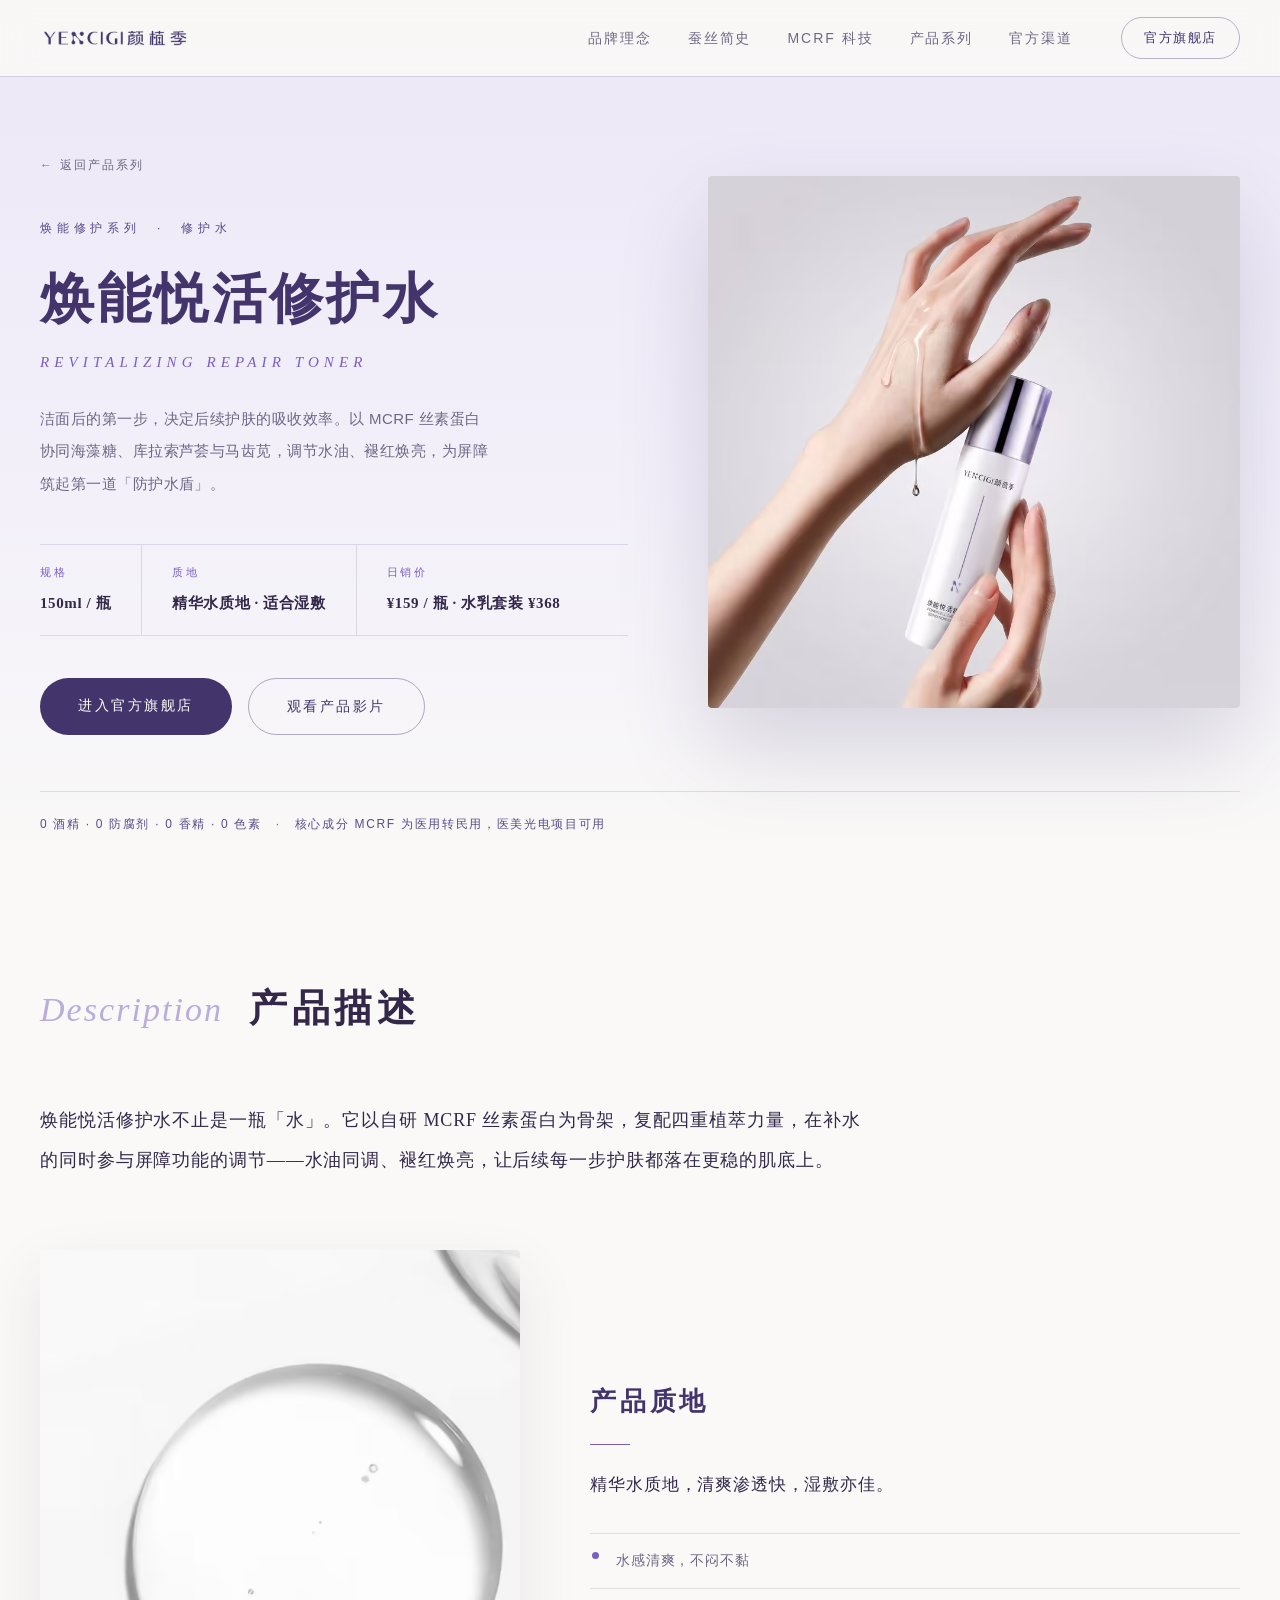
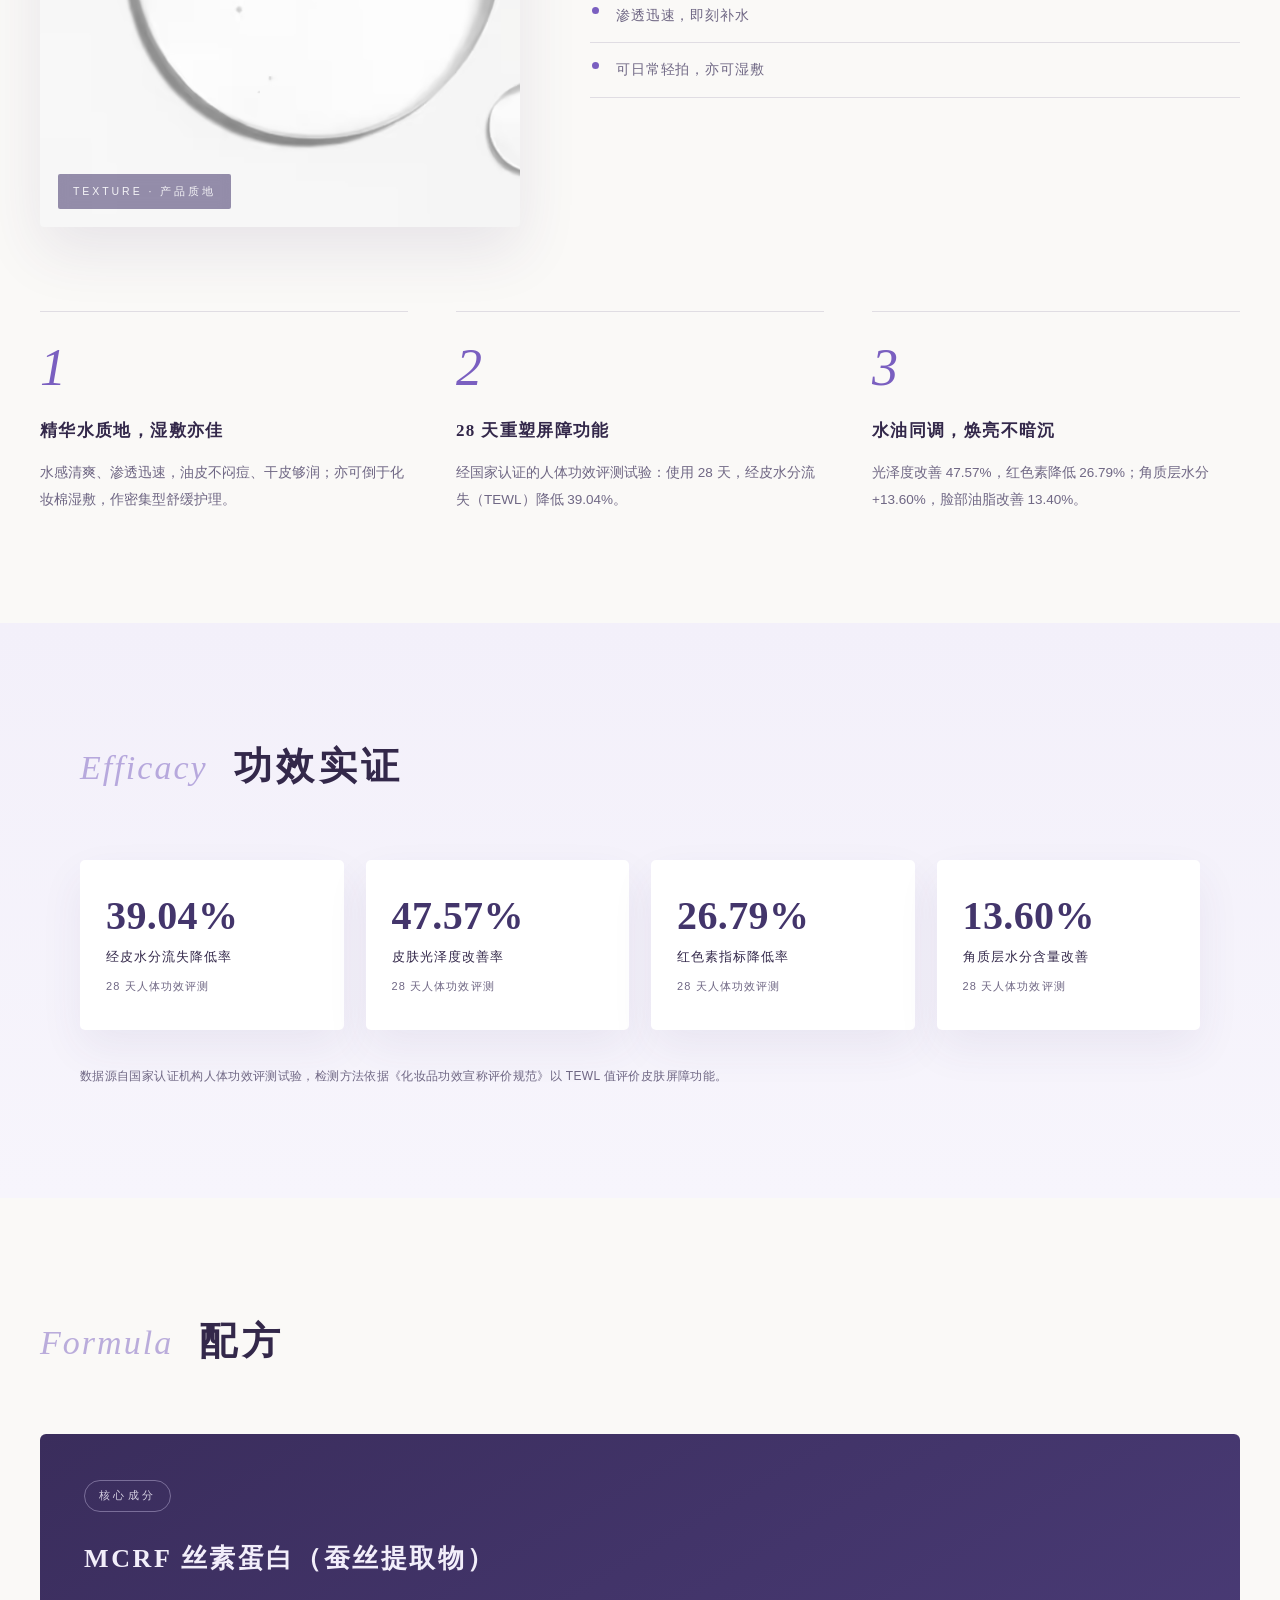
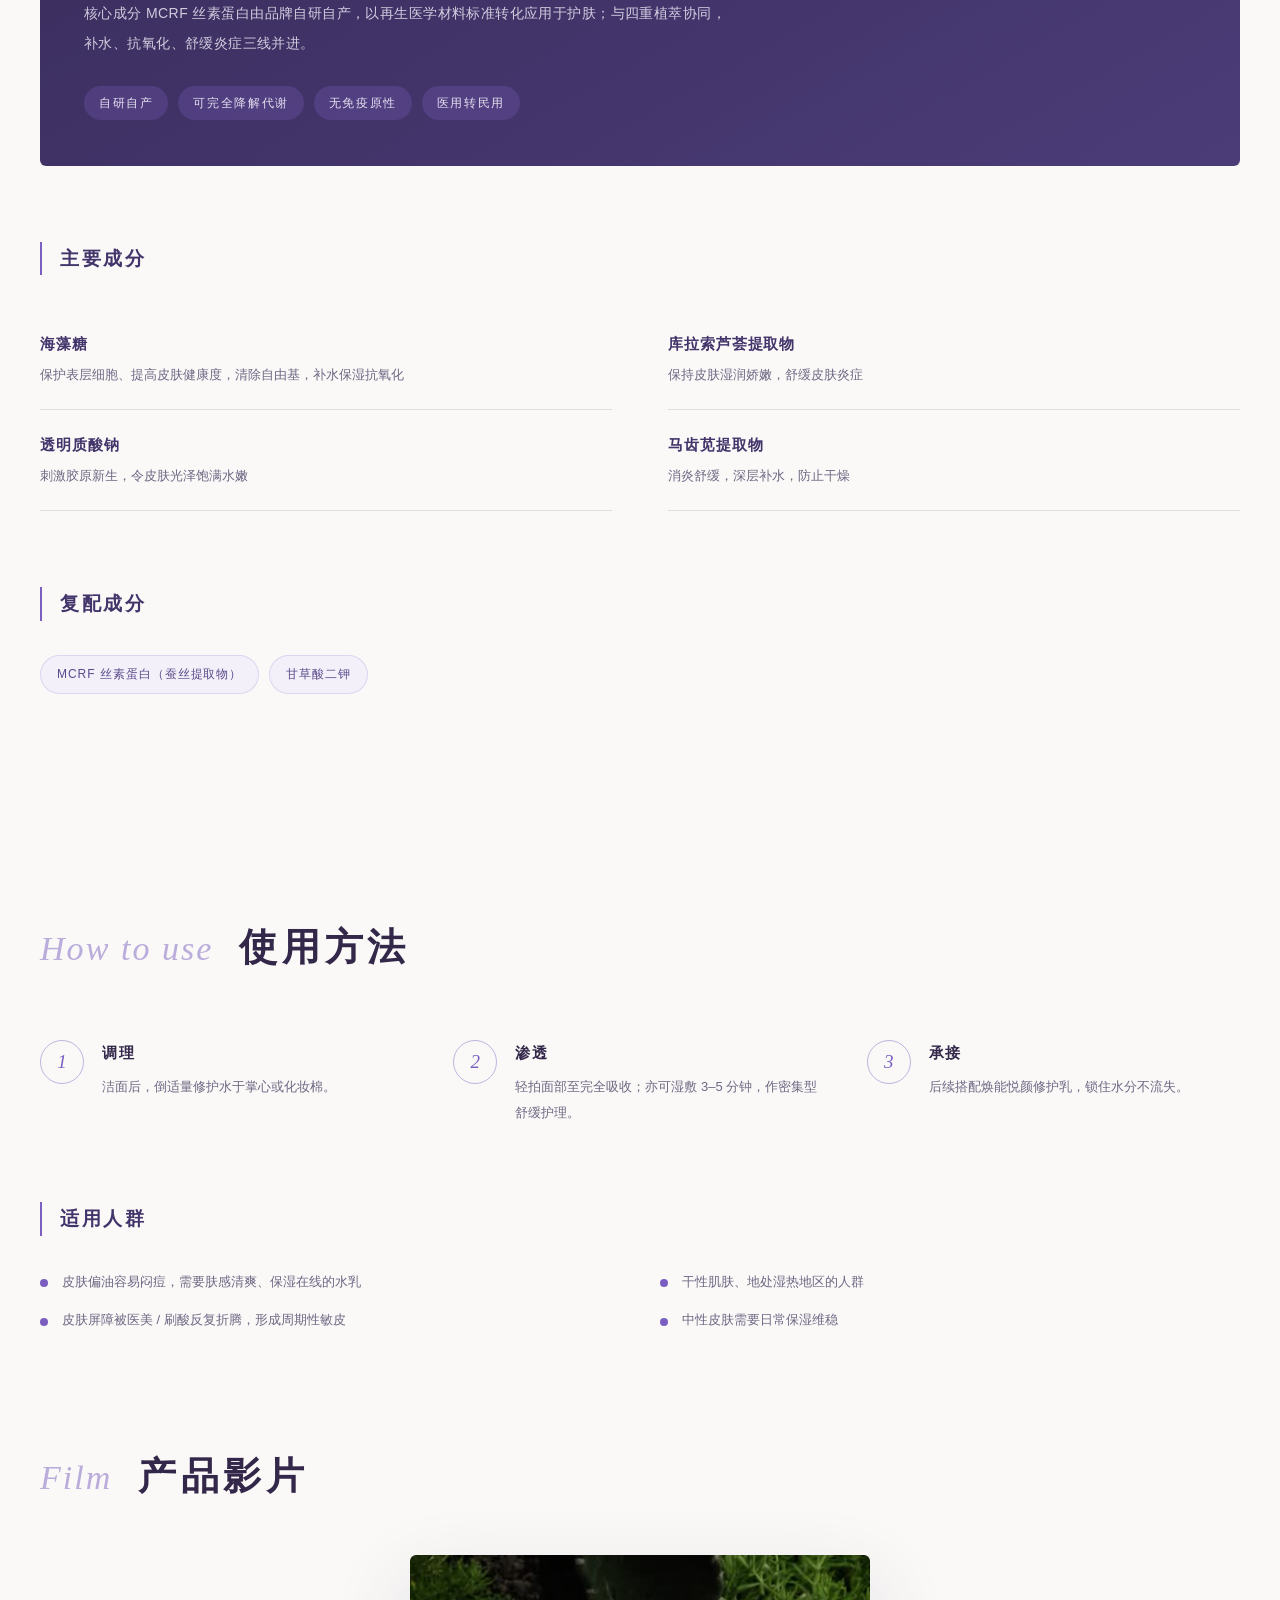
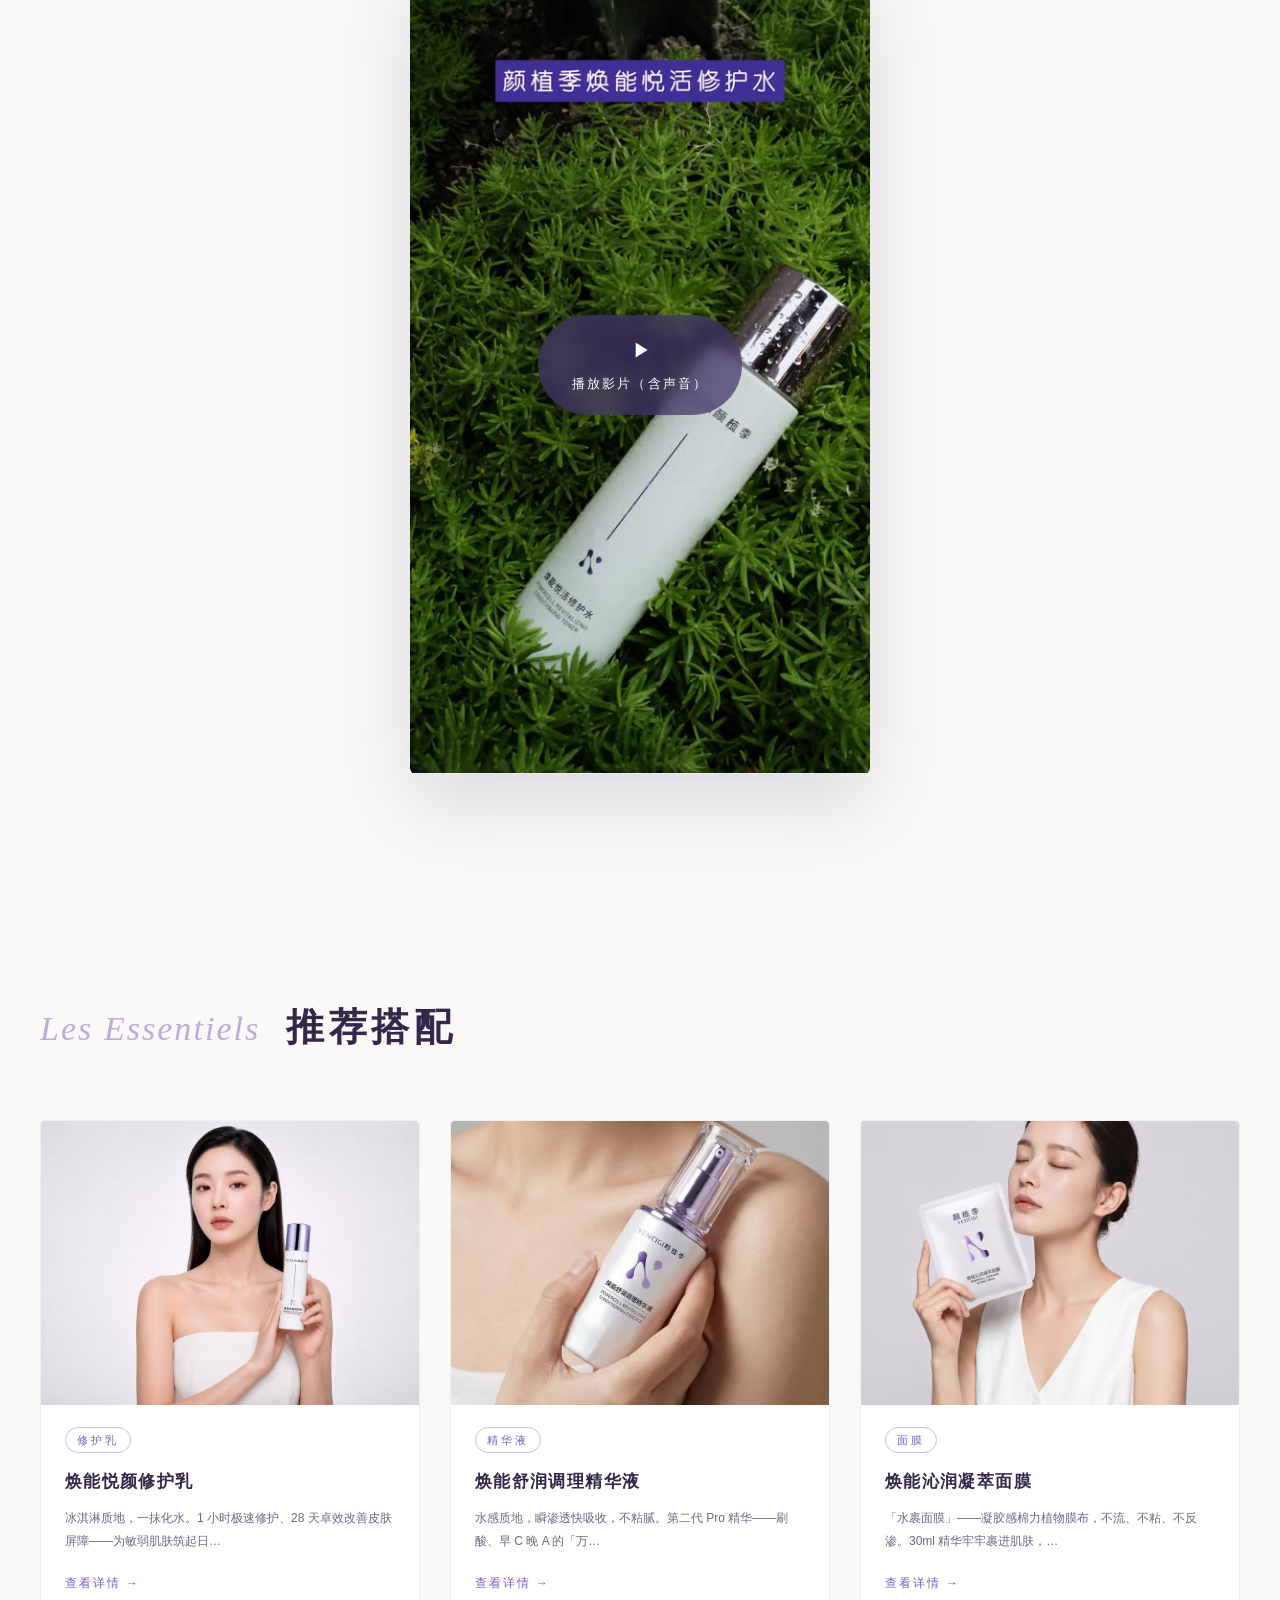
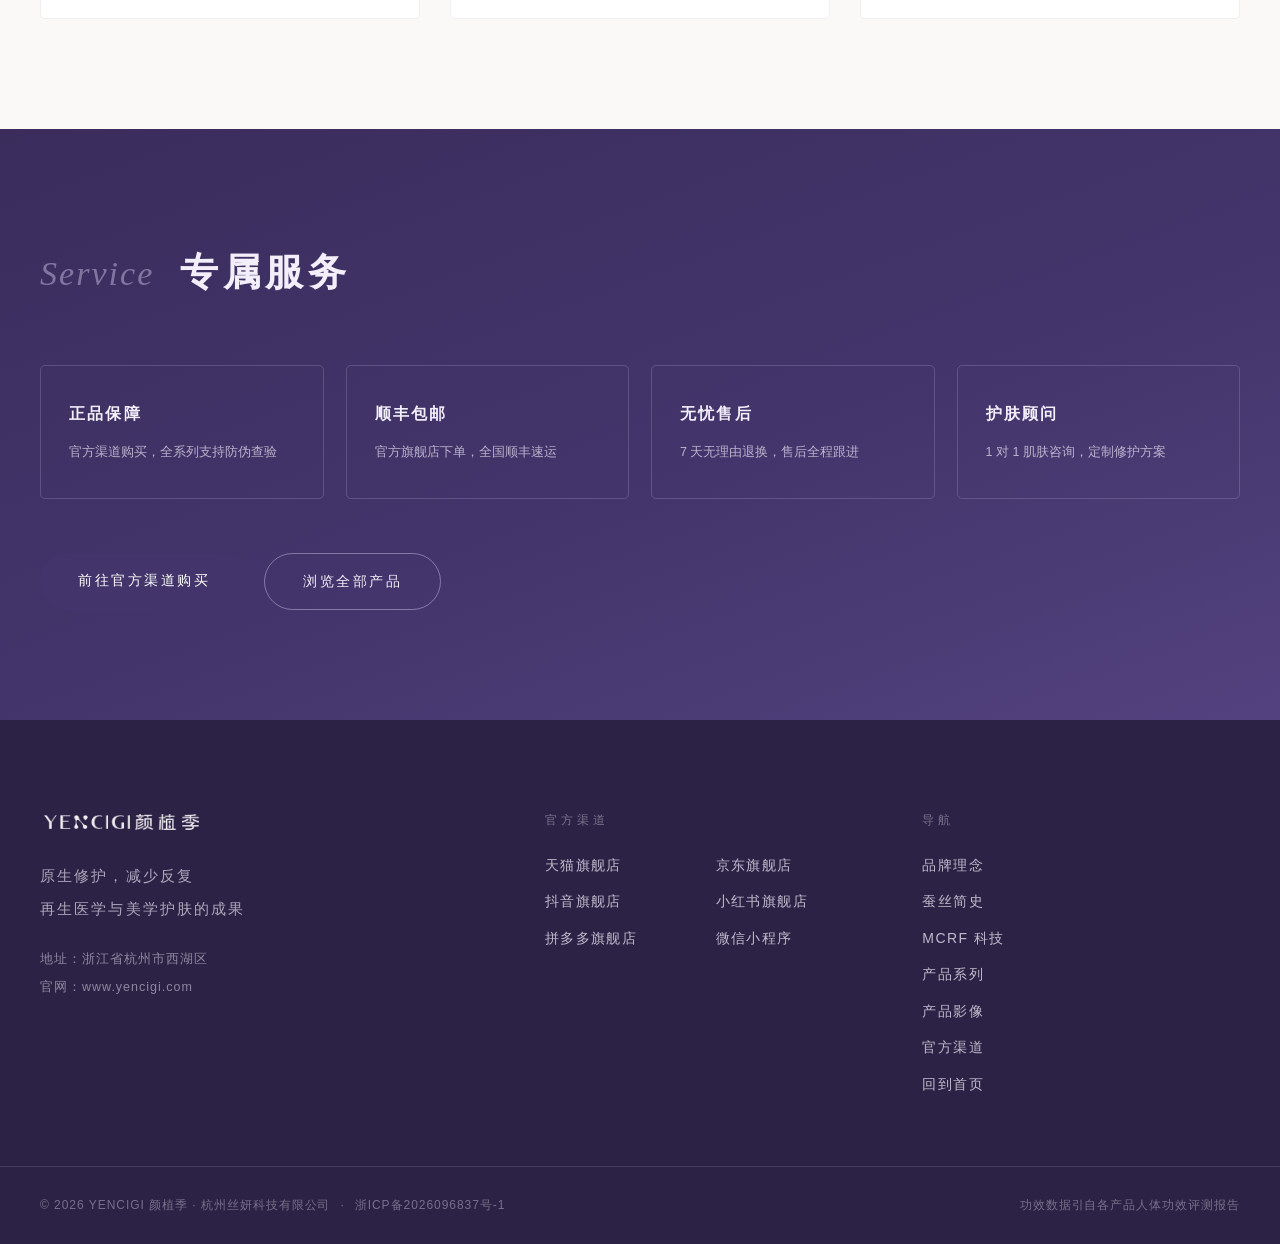
<file: product-toner.html>
<!DOCTYPE html>
<html lang="zh-CN">
<head>
<meta charset="UTF-8">
<meta name="viewport" content="width=device-width, initial-scale=1.0">
<meta http-equiv="Cache-Control" content="no-transform">
<meta http-equiv="Cache-Control" content="no-siteapp">
<meta name="applicable-device" content="pc,mobile">
<meta name="renderer" content="webkit">
<meta http-equiv="X-UA-Compatible" content="IE=edge">
<meta name="format-detection" content="telephone=no">
<meta name="keywords" content="颜植季,焕能悦活修护水,修护爽肤水,丝素蛋白爽肤水,敏感肌爽肤水,褪红,YENCIGI">
<script>document.documentElement.classList.add("js")</script>
<title>焕能悦活修护水｜丝素蛋白修护爽肤水 — 颜植季 YENCIGI</title>
<meta name="description" content="洁面后的第一步，决定后续护肤的吸收效率。以 MCRF 丝素蛋白协同海藻糖、库拉索芦荟与马齿苋，调节水油、褪红焕亮，为屏障筑起第一道「防护水盾」。">
<link rel="icon" href="assets/favicon-32.png" type="image/png" sizes="32x32">
<link rel="apple-touch-icon" href="assets/apple-touch-icon.png" sizes="180x180">
<link rel="stylesheet" href="style.css">
<link rel="canonical" href="https://www.yencigi.com/product-toner.html">
<meta property="og:type" content="product">
<meta property="og:site_name" content="颜植季 YENCIGI">
<meta property="og:title" content="焕能悦活修护水｜丝素蛋白修护爽肤水 — 颜植季 YENCIGI">
<meta property="og:description" content="洁面后的第一步，决定后续护肤的吸收效率。以 MCRF 丝素蛋白协同海藻糖、库拉索芦荟与马齿苋，调节水油、褪红焕亮，为屏障筑起第一道「防护水盾」。">
<meta property="og:url" content="https://www.yencigi.com/product-toner.html">
<meta property="og:image" content="https://www.yencigi.com/assets/og-toner.jpg">
<meta property="og:image:width" content="1200">
<meta property="og:image:height" content="630">
<meta property="og:image:alt" content="焕能悦活修护水｜丝素蛋白修护爽肤水 — 颜植季 YENCIGI">
<meta property="og:locale" content="zh_CN">
<meta name="twitter:card" content="summary_large_image">
<meta name="twitter:title" content="焕能悦活修护水｜丝素蛋白修护爽肤水 — 颜植季 YENCIGI">
<meta name="twitter:description" content="洁面后的第一步，决定后续护肤的吸收效率。以 MCRF 丝素蛋白协同海藻糖、库拉索芦荟与马齿苋，调节水油、褪红焕亮，为屏障筑起第一道「防护水盾」。">
<meta name="twitter:image" content="https://www.yencigi.com/assets/og-toner.jpg">
<meta name="theme-color" content="#faf9f7">
<script type="application/ld+json">
{"@context":"https://schema.org","@graph":[{"@type":"Product","name":"焕能悦活修护水","alternateName":"REVITALIZING REPAIR TONER","description":"洁面后的第一步，决定后续护肤的吸收效率。以 MCRF 丝素蛋白协同海藻糖、库拉索芦荟与马齿苋，调节水油、褪红焕亮，为屏障筑起第一道「防护水盾」。","image":["https://www.yencigi.com/assets/p-toner.jpg","https://www.yencigi.com/assets/og-toner.jpg"],"brand":{"@type":"Brand","name":"颜植季 YENCIGI"},"category":"护肤品 / 焕能修护系列","size":"150ml / 瓶","offers":{"@type":"Offer","url":"https://www.yencigi.com/product-toner.html","priceCurrency":"CNY","price":"159","availability":"https://schema.org/InStock","seller":{"@type":"Organization","name":"颜植季 YENCIGI"}}},{"@type":"BreadcrumbList","itemListElement":[{"@type":"ListItem","position":1,"name":"首页","item":"https://www.yencigi.com/"},{"@type":"ListItem","position":2,"name":"产品系列","item":"https://www.yencigi.com/#products"},{"@type":"ListItem","position":3,"name":"焕能悦活修护水","item":"https://www.yencigi.com/product-toner.html"}]}]}
</script>
<!-- 百度统计：在 tongji.baidu.com 新增站点后，把 YOUR_HM_ID 换成代码中 hm.js? 后面的 32 位 ID 并取消注释 -->
<!--
<script>
var _hmt = _hmt || [];
(function () { var hm = document.createElement("script"); hm.src = "https://hm.baidu.com/hm.js?YOUR_HM_ID";
  var s = document.getElementsByTagName("script")[0]; s.parentNode.insertBefore(hm, s); })();
</script>
-->
</head>
<body class="pdp">

<header class="site-header" id="siteHeader">
  <div class="header-inner">
    <a class="brand" href="/" aria-label="YENCIGI 颜植季">
      <img src="assets/logo.png" alt="YENCIGI 颜植季" width="388" height="57">
    </a>
    <nav class="main-nav" id="mainNav">
      <a href="/#philosophy">品牌理念</a>
      <a href="/#silk">蚕丝简史</a>
      <a href="/#science">MCRF 科技</a>
      <a href="/#products">产品系列</a>
      <a href="/#channels">官方渠道</a>
    </nav>
    <a class="header-cta" href="/#channels">官方旗舰店</a>
    <button class="nav-toggle" id="navToggle" aria-label="打开菜单"><span></span><span></span></button>
  </div>
</header>

<main>
<!-- ======= 产品首屏 ======= -->
<section class="pd-hero" id="top">
  <div class="pd-hero-inner">
    <div class="pd-hero-copy">
      <a class="pd-crumb" href="/#products">← 返回产品系列</a>
      <p class="pd-eyebrow">焕能修护系列 &nbsp;·&nbsp; 修护水</p>
      <h1>焕能悦活修护水</h1>
      <p class="pd-en">REVITALIZING REPAIR TONER</p>
      <p class="pd-lede">洁面后的第一步，决定后续护肤的吸收效率。以 MCRF 丝素蛋白协同海藻糖、库拉索芦荟与马齿苋，调节水油、褪红焕亮，为屏障筑起第一道「防护水盾」。</p>
      <div class="pd-facts">
          <div class="pd-fact"><span>规格</span><b>150ml / 瓶</b></div>
          <div class="pd-fact"><span>质地</span><b>精华水质地 · 适合湿敷</b></div>
          <div class="pd-fact"><span>日销价</span><b>¥159 / 瓶 · 水乳套装 ¥368</b></div>
      </div>
      <div class="pd-hero-actions">
        <a class="btn btn-solid" href="/#channels">进入官方旗舰店</a>
        <a class="btn btn-ghost" href="#pd-film">观看产品影片</a>
      </div>
    </div>
    <div class="pd-hero-media">
      <picture><source type="image/avif" srcset="assets/p-toner.avif"><img src="assets/p-toner.jpg" alt="焕能悦活修护水" width="900" height="900" fetchpriority="high"></picture>
    </div>
  </div>
  <div class="pd-safety"><span>0 酒精 · 0 防腐剂 · 0 香精 · 0 色素</span><i>·</i><span>核心成分 MCRF 为医用转民用，医美光电项目可用</span></div>
</section>

<!-- ======= 产品描述 ======= -->
<section class="pd-section pd-desc">
  <div class="pd-section-head reveal">
    <span class="pd-section-index">Description</span>
    <h2>产品描述</h2>
  </div>
  <p class="pd-lead reveal d1">焕能悦活修护水不止是一瓶「水」。它以自研 MCRF 丝素蛋白为骨架，复配四重植萃力量，在补水的同时参与屏障功能的调节——水油同调、褪红焕亮，让后续每一步护肤都落在更稳的肌底上。</p>
  <div class="pd-texture reveal">
    <div class="pd-texture-media">
      <picture><source type="image/avif" srcset="assets/tex-toner.avif"><img src="assets/tex-toner.jpg" alt="焕能悦活修护水 产品质地" loading="lazy" width="600" height="720"></picture>
      <span class="pd-texture-tag">Texture · 产品质地</span>
    </div>
    <div class="pd-texture-body">
      <h3>产品质地</h3>
      <p class="pd-texture-lead">精华水质地，清爽渗透快，湿敷亦佳。</p>
      <ul class="pd-texture-features"><li>水感清爽，不闷不黏</li><li>渗透迅速，即刻补水</li><li>可日常轻拍，亦可湿敷</li></ul>
    </div>
  </div>
  <div class="pd-points">
        <div class="pd-point reveal">
          <span class="pd-point-num">1</span>
          <h3>精华水质地，湿敷亦佳</h3>
          <p>水感清爽、渗透迅速，油皮不闷痘、干皮够润；亦可倒于化妆棉湿敷，作密集型舒缓护理。</p>
        </div>
        <div class="pd-point reveal">
          <span class="pd-point-num">2</span>
          <h3>28 天重塑屏障功能</h3>
          <p>经国家认证的人体功效评测试验：使用 28 天，经皮水分流失（TEWL）降低 39.04%。</p>
        </div>
        <div class="pd-point reveal">
          <span class="pd-point-num">3</span>
          <h3>水油同调，焕亮不暗沉</h3>
          <p>光泽度改善 47.57%，红色素降低 26.79%；角质层水分 +13.60%，脸部油脂改善 13.40%。</p>
        </div>
  </div>

</section>

<!-- ======= 功效实证 ======= -->
<section class="pd-section pd-efficacy">
  <div class="pd-section-head reveal">
    <span class="pd-section-index">Efficacy</span>
    <h2>功效实证</h2>
  </div>
  <div class="pd-data-grid">
        <div class="pd-data-card reveal">
          <b>39.04%</b>
          <span>经皮水分流失降低率</span>
          <em>28 天人体功效评测</em>
        </div>
        <div class="pd-data-card reveal">
          <b>47.57%</b>
          <span>皮肤光泽度改善率</span>
          <em>28 天人体功效评测</em>
        </div>
        <div class="pd-data-card reveal">
          <b>26.79%</b>
          <span>红色素指标降低率</span>
          <em>28 天人体功效评测</em>
        </div>
        <div class="pd-data-card reveal">
          <b>13.60%</b>
          <span>角质层水分含量改善</span>
          <em>28 天人体功效评测</em>
        </div>
  </div>
  <p class="pd-note reveal">数据源自国家认证机构人体功效评测试验，检测方法依据《化妆品功效宣称评价规范》以 TEWL 值评价皮肤屏障功能。</p>
</section>

<!-- ======= 配方 ======= -->
<section class="pd-section pd-formula">
  <div class="pd-section-head reveal">
    <span class="pd-section-index">Formula</span>
    <h2>配方</h2>
  </div>
  <div class="pd-core reveal">
    <span class="pd-core-tag">核心成分</span>
    <h3>MCRF 丝素蛋白（蚕丝提取物）</h3>
    <p>核心成分 MCRF 丝素蛋白由品牌自研自产，以再生医学材料标准转化应用于护肤；与四重植萃协同，补水、抗氧化、舒缓炎症三线并进。</p>
    <div class="pd-core-badges"><i>自研自产</i><i>可完全降解代谢</i><i>无免疫原性</i><i>医用转民用</i></div>
  </div>
  <h3 class="pd-sub-title">主要成分</h3>
  <ul class="pd-main-list">
        <li class="reveal"><b>海藻糖</b><span>保护表层细胞、提高皮肤健康度，清除自由基，补水保湿抗氧化</span></li>
        <li class="reveal"><b>库拉索芦荟提取物</b><span>保持皮肤湿润娇嫩，舒缓皮肤炎症</span></li>
        <li class="reveal"><b>透明质酸钠</b><span>刺激胶原新生，令皮肤光泽饱满水嫩</span></li>
        <li class="reveal"><b>马齿苋提取物</b><span>消炎舒缓，深层补水，防止干燥</span></li>
  </ul>
  <h3 class="pd-sub-title">复配成分</h3>
  <div class="pd-extra reveal"><i>MCRF 丝素蛋白（蚕丝提取物）</i><i>甘草酸二钾</i></div>
</section>

<!-- ======= 使用方法 ======= -->
<section class="pd-section pd-usage">
  <div class="pd-section-head reveal">
    <span class="pd-section-index">How to use</span>
    <h2>使用方法</h2>
  </div>
  <ol class="pd-steps">
        <li class="reveal">
          <span class="pd-step-num">1</span>
          <div><b>调理</b><p>洁面后，倒适量修护水于掌心或化妆棉。</p></div>
        </li>
        <li class="reveal">
          <span class="pd-step-num">2</span>
          <div><b>渗透</b><p>轻拍面部至完全吸收；亦可湿敷 3–5 分钟，作密集型舒缓护理。</p></div>
        </li>
        <li class="reveal">
          <span class="pd-step-num">3</span>
          <div><b>承接</b><p>后续搭配焕能悦颜修护乳，锁住水分不流失。</p></div>
        </li>
  </ol>
  <h3 class="pd-sub-title">适用人群</h3>
  <ul class="pd-suit">
<li class="reveal">皮肤偏油容易闷痘，需要肤感清爽、保湿在线的水乳</li><li class="reveal">干性肌肤、地处湿热地区的人群</li><li class="reveal">皮肤屏障被医美 / 刷酸反复折腾，形成周期性敏皮</li><li class="reveal">中性皮肤需要日常保湿维稳</li>
  </ul>

</section>

<!-- ======= 产品影片 ======= -->
<section class="pd-film" id="pd-film">
  <div class="pd-section-head reveal">
    <span class="pd-section-index">Film</span>
    <h2>产品影片</h2>
  </div>
  <figure class="pd-film-frame reveal">
    <video id="pdVideo" src="assets/v-toner.mp4" poster="assets/v-toner.mp4.jpg" muted loop playsinline preload="none" disablepictureinpicture aria-label="焕能悦活修护水产品影片"></video>
    <button class="pd-film-play" id="pdFilmPlay" aria-label="播放产品影片">
      <svg viewBox="0 0 24 24" width="22" height="22" fill="currentColor"><path d="M8 5v14l11-7z"/></svg>
      <span>播放影片（含声音）</span>
    </button>
  </figure>
</section>

<!-- ======= 推荐产品 ======= -->
<section class="pd-section pd-essentiels">
  <div class="pd-section-head reveal">
    <span class="pd-section-index">Les Essentiels</span>
    <h2>推荐搭配</h2>
  </div>
  <div class="pd-rec-grid">
        <a class="pd-rec-card reveal" href="product-lotion.html">
          <div class="pd-rec-media"><picture><source type="image/avif" srcset="assets/p-lotion.avif"><img src="assets/p-lotion.jpg" alt="焕能悦颜修护乳" loading="lazy" width="1000" height="750"></picture></div>
          <span class="pd-rec-tag">修护乳</span>
          <h3>焕能悦颜修护乳</h3>
          <p>冰淇淋质地，一抹化水。1 小时极速修护、28 天卓效改善皮肤屏障——为敏弱肌肤筑起日…</p>
          <span class="pd-rec-link">查看详情 →</span>
        </a>
        <a class="pd-rec-card reveal" href="product-serum.html">
          <div class="pd-rec-media"><picture><source type="image/avif" srcset="assets/p-serum.avif"><img src="assets/p-serum.jpg" alt="焕能舒润调理精华液" loading="lazy" width="900" height="1205"></picture></div>
          <span class="pd-rec-tag">精华液</span>
          <h3>焕能舒润调理精华液</h3>
          <p>水感质地，瞬渗透快吸收，不粘腻。第二代 Pro 精华——刷酸、早 C 晚 A 的「万…</p>
          <span class="pd-rec-link">查看详情 →</span>
        </a>
        <a class="pd-rec-card reveal" href="product-mask.html">
          <div class="pd-rec-media"><picture><source type="image/avif" srcset="assets/p-mask.avif"><img src="assets/p-mask.jpg" alt="焕能沁润凝萃面膜" loading="lazy" width="900" height="900"></picture></div>
          <span class="pd-rec-tag">面膜</span>
          <h3>焕能沁润凝萃面膜</h3>
          <p>「水裹面膜」——凝胶感棉力植物膜布，不流、不粘、不反渗。30ml 精华牢牢裹进肌肤，…</p>
          <span class="pd-rec-link">查看详情 →</span>
        </a>
  </div>
</section>

<!-- ======= 专属服务 ======= -->
<section class="pd-service" id="pd-service">
  <div class="pd-section-head light reveal">
    <span class="pd-section-index">Service</span>
    <h2>专属服务</h2>
  </div>
  <div class="pd-service-grid">
    <div class="pd-service-item reveal"><b>正品保障</b><p>官方渠道购买，全系列支持防伪查验</p></div>
    <div class="pd-service-item reveal d1"><b>顺丰包邮</b><p>官方旗舰店下单，全国顺丰速运</p></div>
    <div class="pd-service-item reveal d2"><b>无忧售后</b><p>7 天无理由退换，售后全程跟进</p></div>
    <div class="pd-service-item reveal d3"><b>护肤顾问</b><p>1 对 1 肌肤咨询，定制修护方案</p></div>
  </div>
  <div class="pd-service-cta reveal">
    <a class="btn btn-solid" href="/#channels">前往官方渠道购买</a>
    <a class="btn btn-ghost" href="/#products">浏览全部产品</a>
  </div>
</section>
</main>

<footer class="site-footer">
  <div class="footer-inner">
    <div class="footer-brand">
      <a href="/"><img class="footer-logo" src="assets/logo.png" alt="YENCIGI 颜植季" width="388" height="57"></a>
      <p class="footer-slogan">原生修护，减少反复<br>再生医学与美学护肤的成果</p>
      <div class="footer-meta">
        <p>地址：浙江省杭州市西湖区</p>
        <p>官网：<a href="https://www.yencigi.com/">www.yencigi.com</a></p>
      </div>
    </div>
    <div class="footer-channels">
      <p class="footer-label">官方渠道</p>
      <ul>
        <li><a href="/#channels">天猫旗舰店</a></li>
        <li><a href="/#channels">京东旗舰店</a></li>
        <li><a href="/#channels">抖音旗舰店</a></li>
        <li><a href="/#channels">小红书旗舰店</a></li>
        <li><a href="/#channels">拼多多旗舰店</a></li>
        <li><a href="/#channels">微信小程序</a></li>
      </ul>
    </div>
    <div class="footer-nav">
      <p class="footer-label">导航</p>
      <ul>
        <li><a href="/#philosophy">品牌理念</a></li>
        <li><a href="/#silk">蚕丝简史</a></li>
        <li><a href="/#science">MCRF 科技</a></li>
        <li><a href="/#products">产品系列</a></li>
        <li><a href="/#films">产品影像</a></li>
        <li><a href="/#channels">官方渠道</a></li>
        <li><a href="/">回到首页</a></li>
      </ul>
    </div>
  </div>
  <div class="footer-bottom">
    <p class="footer-legal">
      <span>© 2026 YENCIGI 颜植季 · 杭州丝妍科技有限公司</span>
      <span class="footer-sep" aria-hidden="true">·</span>
      <a class="footer-icp" href="https://beian.miit.gov.cn/" target="_blank" rel="noopener noreferrer">浙ICP备2026096837号-1</a>
      <!-- 公安联网备案：取得备案号后替换下方两处 33010XXXXXXXXX，删除两个 hidden；如需官方图标，存为 assets/beian-psb.png 并在号码前加 &lt;img src="assets/beian-psb.png" alt="" width="14" height="14"&gt; -->
      <span class="footer-sep" aria-hidden="true" hidden>·</span>
      <a class="footer-psb" href="https://beian.mps.gov.cn/#/query/webSearch?code=33010XXXXXXXXX" target="_blank" rel="noopener noreferrer" hidden>浙公网安备33010XXXXXXXXX号</a>
    </p>
    <p>功效数据引自各产品人体功效评测报告</p>
  </div>
</footer>

<script src="main.js"></script>
</body>
</html>
</file>
<file: style.css>
/* ============ 颜植季 YENCIGI 品牌官网 ============ */
:root {
  --paper: #faf9f7;
  --lav-1: #f3f0fa;
  --lav-2: #eae4f6;
  --ink: #33284a;
  --ink-soft: #6f6784;
  --violet: #7a5fc0;
  --violet-deep: #43356b;
  --violet-mid: #5b4a8a;
  --hairline: rgba(67, 53, 107, 0.14);
  --serif: "Songti SC", "STSong", "Noto Serif SC", "SimSun", serif;
  --sans: -apple-system, BlinkMacSystemFont, "PingFang SC", "Hiragino Sans GB", "Microsoft YaHei", sans-serif;
  --didone: "Didot", "Bodoni 72", "Playfair Display", Georgia, serif;
}

* { margin: 0; padding: 0; box-sizing: border-box; }
html { scroll-behavior: smooth; }
body {
  font-family: var(--sans);
  background: var(--paper);
  color: var(--ink);
  line-height: 1.75;
  font-size: 16px;
  -webkit-font-smoothing: antialiased;
  overflow-x: hidden;
}
img { display: block; max-width: 100%; height: auto; }
/* <picture> 不产生盒子，AVIF 降级不影响既有 img 选择器 */
picture { display: contents; }
a { color: inherit; text-decoration: none; }
ul, ol { list-style: none; }
b { font-weight: 600; }

/* ============ 顶部导航 ============ */
.site-header {
  position: fixed; inset: 0 0 auto 0; z-index: 100;
  transition: background .4s ease, box-shadow .4s ease, backdrop-filter .4s ease;
}
.site-header.scrolled {
  background: rgba(250, 249, 247, 0.86);
  backdrop-filter: blur(14px);
  -webkit-backdrop-filter: blur(14px);
  box-shadow: 0 1px 0 var(--hairline);
}
.header-inner {
  max-width: 1280px; margin: 0 auto; padding: 0 40px;
  height: 76px; display: flex; align-items: center; gap: 48px;
}
.brand img { height: 22px; width: auto; }
.main-nav { display: flex; gap: 36px; margin-left: auto; }
.main-nav a {
  font-size: 14px; letter-spacing: 0.14em; color: var(--ink-soft);
  position: relative; padding: 6px 0; transition: color .3s;
}
.main-nav a::after {
  content: ""; position: absolute; left: 0; bottom: 0; height: 1px; width: 0;
  background: var(--violet); transition: width .35s ease;
}
.main-nav a:hover { color: var(--ink); }
.main-nav a:hover::after { width: 100%; }
.header-cta {
  font-size: 13px; letter-spacing: 0.12em; color: var(--violet-deep);
  border: 1px solid rgba(67, 53, 107, 0.35); border-radius: 999px;
  padding: 9px 22px; transition: all .3s;
}
.header-cta:hover { background: var(--violet-deep); color: #fff; border-color: var(--violet-deep); }
.nav-toggle { display: none; }

/* ============ 首屏 ============ */
.hero {
  position: relative; min-height: 100vh;
  display: grid; grid-template-columns: 46% 54%;
  background: linear-gradient(115deg, #e7e3f4 0%, #f1eef8 52%, #f8f6fb 100%);
  overflow: hidden;
}
.hero-copy { position: relative; display: flex; align-items: center; padding: 130px 0 120px; }
.hero-content {
  position: relative; z-index: 2;
  width: 100%; max-width: 600px; margin-left: auto; padding: 0 56px 0 40px;
}
/* 左侧玻璃球装饰 */
.hero-orb { position: absolute; border-radius: 50%; pointer-events: none; }
.hero-orb-a {
  width: 320px; height: 320px; left: -110px; top: 100px;
  background: radial-gradient(circle at 34% 30%,
    rgba(255,255,255,0.9) 0%, rgba(255,255,255,0.28) 34%,
    rgba(122,95,192,0.10) 58%, rgba(255,255,255,0) 74%);
  box-shadow: inset -18px -22px 46px rgba(122, 95, 192, 0.07);
}
.hero-orb-b {
  width: 96px; height: 96px; right: 8%; bottom: 16%;
  background: radial-gradient(circle at 36% 32%,
    rgba(255,255,255,0.92) 0%, rgba(255,255,255,0.24) 40%,
    rgba(122,95,192,0.10) 62%, rgba(255,255,255,0) 76%);
}
.hero-orb-c {
  width: 210px; height: 210px; right: -70px; top: 90px;
  background: radial-gradient(circle at 36% 32%,
    rgba(255,255,255,0.85) 0%, rgba(255,255,255,0.2) 38%,
    rgba(122,95,192,0.09) 60%, rgba(255,255,255,0) 76%);
}
.hero-visual {
  position: relative; display: flex; align-items: center; justify-content: center;
  padding: 96px 0 96px 8px;
}
.hero-visual::before {
  content: ""; position: absolute; inset: 0;
  background: radial-gradient(58% 52% at 58% 46%, rgba(255,255,255,0.75) 0%, rgba(255,255,255,0) 70%);
}
.hero-visual img {
  position: relative; width: 100%;
  filter: contrast(1.05) saturate(1.07);
  -webkit-mask-image:
    linear-gradient(to right, transparent 0, #000 4.2%),
    linear-gradient(to bottom, transparent 0, #000 6%),
    linear-gradient(to top, transparent 0, #000 13%);
  -webkit-mask-composite: source-in;
  mask-image:
    linear-gradient(to right, transparent 0, #000 4.2%),
    linear-gradient(to bottom, transparent 0, #000 6%),
    linear-gradient(to top, transparent 0, #000 13%);
  mask-composite: intersect;
  animation: heroRise 1.4s cubic-bezier(.2,.65,.25,1) both;
}
@keyframes heroRise {
  from { opacity: 0; transform: translateY(38px) scale(0.985); }
  to   { opacity: 1; transform: none; }
}
.hero-eyebrow {
  font-size: 13px; letter-spacing: 0.42em; color: var(--violet-mid);
  margin-bottom: 34px;
}
.hero h1 {
  font-family: var(--serif); font-weight: 600;
  font-size: clamp(40px, 4.6vw, 72px); line-height: 1.24;
  letter-spacing: 0.06em; color: var(--violet-deep);
}
.hero-dot { color: var(--violet); }
.hero-sub {
  margin-top: 30px; font-size: 16.5px; line-height: 2.1; color: var(--ink-soft);
  letter-spacing: 0.06em;
}
.hero-actions { margin-top: 48px; display: flex; gap: 18px; flex-wrap: wrap; }
.btn {
  display: inline-block; font-size: 14px; letter-spacing: 0.18em;
  padding: 15px 38px; border-radius: 999px; transition: all .35s ease;
}
.btn-solid { background: var(--violet-deep); color: #fff; }
.btn-solid:hover { background: var(--violet-mid); transform: translateY(-2px); box-shadow: 0 12px 30px rgba(67,53,107,.25); }
.btn-ghost { border: 1px solid rgba(67,53,107,.4); color: var(--violet-deep); }
.btn-ghost:hover { background: rgba(255,255,255,.7); transform: translateY(-2px); }
.scroll-cue {
  position: absolute; left: 23%; bottom: 36px; z-index: 2;
  width: 1px; height: 56px; background: rgba(67,53,107,.25); overflow: hidden;
}
.scroll-cue span {
  position: absolute; top: -40%; left: 0; width: 100%; height: 40%;
  background: var(--violet-deep); animation: cue 2.2s ease-in-out infinite;
}
@keyframes cue { 0% { top: -40%; } 60%, 100% { top: 110%; } }

/* ============ 滚动字幕 ============ */
.marquee {
  border-top: 1px solid var(--hairline); border-bottom: 1px solid var(--hairline);
  background: var(--lav-1); overflow: hidden; padding: 15px 0;
}
.marquee-track {
  display: flex; gap: 28px; width: max-content;
  animation: marquee 26s linear infinite;
}
.marquee-track span {
  font-family: var(--serif); font-size: 14px; letter-spacing: 0.3em;
  color: var(--violet-mid); white-space: nowrap;
}
.marquee-track i { color: rgba(122, 95, 192, 0.4); font-style: normal; }
@keyframes marquee { from { transform: translateX(0); } to { transform: translateX(-50%); } }

/* ---- 品牌宣言（02 → 03 承接带） ---- */
.sr-only {
  position: absolute; width: 1px; height: 1px; margin: -1px;
  padding: 0; overflow: hidden; clip: rect(0, 0, 0, 0); white-space: nowrap; border: 0;
}
.claim {
  background: linear-gradient(180deg,
    #faf9f7 0%, #f3f0fa 20%, #e7dff2 38%, #b8a9d2 55%,
    #7c6ba3 72%, #4e4079 86%, #3a2d5c 100%);
  padding: 40px 0 0; overflow: hidden;
}
.claim-head { max-width: 900px; margin: 0 auto; padding: 0 40px 96px; text-align: center; }
.claim-badge {
  display: inline-block; font-size: 11px; letter-spacing: 0.3em;
  color: var(--violet); border: 1px solid rgba(122, 95, 192, 0.45);
  border-radius: 999px; padding: 7px 10px 7px 13px; margin-bottom: 30px;
}
.claim-title {
  font-family: var(--serif); font-weight: 600;
  font-size: clamp(34px, 4.4vw, 52px); letter-spacing: 0.12em;
  color: #3a2d5c; line-height: 1.35; margin-bottom: 22px;
}
.claim-en { font-size: 13px; letter-spacing: 0.42em; color: rgba(58, 45, 92, 0.62); }
.claim-rule {
  display: block; width: 110px; height: 1px; margin: 36px auto 0;
  background: linear-gradient(90deg, rgba(58,45,92,0) 0%, rgba(58,45,92,0.4) 50%, rgba(58,45,92,0) 100%);
}
.claim-biz {
  padding-bottom: 20px;
  -webkit-mask-image: linear-gradient(90deg, transparent 0, #000 11%, #000 89%, transparent 100%);
  mask-image: linear-gradient(90deg, transparent 0, #000 11%, #000 89%, transparent 100%);
}
.claim-biz-track {
  display: flex; align-items: center; gap: 42px; width: max-content;
  animation: claimBiz 38s linear infinite;
}
.claim-biz-track span {
  font-family: var(--serif); font-size: 14px; letter-spacing: 0.26em; white-space: nowrap;
  color: rgba(242, 238, 250, 0.78);
}
.claim-biz-track i { font-style: normal; font-size: 12px; color: rgba(214, 205, 240, 0.55); }
@keyframes claimBiz { from { transform: translateX(0); } to { transform: translateX(-50%); } }
@media (max-width: 720px) {
  .claim { padding-top: 24px; }
  .claim-head { padding: 0 22px 72px; }
  .claim-title { font-size: 27px; letter-spacing: 0.08em; }
  .claim-en { font-size: 10.5px; letter-spacing: 0.3em; }
  .claim-rule { margin-top: 28px; }
  .claim-biz { padding-bottom: 16px; }
  .claim-biz-track { gap: 30px; }
  .claim-biz-track span { font-size: 14px; letter-spacing: 0.2em; }
}

/* ============ 通用版式 ============ */
.section { max-width: 1280px; margin: 0 auto; padding: 130px 40px; }
.section-head { display: flex; align-items: baseline; gap: 28px; margin-bottom: 76px; }
.section-index {
  font-family: var(--didone); font-size: 56px; line-height: 1;
  color: rgba(122, 95, 192, 0.45); font-style: italic;
}
.section-title h2 {
  font-family: var(--serif); font-weight: 600; font-size: clamp(30px, 3.4vw, 44px);
  letter-spacing: 0.1em; color: var(--ink);
}
.section-title .en {
  font-size: 12px; letter-spacing: 0.42em; text-transform: uppercase;
  color: var(--ink-soft); margin-top: 10px;
}

/* ============ 品牌理念 ============ */
.philosophy-grid {
  display: grid; grid-template-columns: 1.35fr 1fr; gap: 90px; align-items: start;
}
.pillars { display: flex; flex-direction: column; }
.pillar {
  display: flex; gap: 30px; align-items: baseline;
  padding: 26px 0; border-bottom: 1px solid var(--hairline);
}
.pillar:first-child { border-top: 1px solid var(--hairline); }
.pillar-no {
  font-family: var(--didone); font-style: italic; font-size: 30px;
  color: rgba(122, 95, 192, 0.55); min-width: 52px;
}
.pillar h3 {
  font-family: var(--serif); font-size: 20px; font-weight: 600;
  letter-spacing: 0.12em; margin-bottom: 6px;
}
.pillar p { font-size: 14.5px; color: var(--ink-soft); letter-spacing: 0.04em; }
.pillar-key h3, .pillar-key .pillar-no { color: var(--violet); }
.philosophy-quote {
  position: sticky; top: 130px;
  background: var(--lav-1); border: 1px solid rgba(122, 95, 192, 0.18);
  border-radius: 4px; padding: 52px 46px;
}
.quote-text {
  font-family: var(--serif); font-size: 21px; line-height: 2; letter-spacing: 0.08em;
  color: var(--violet-deep); margin-bottom: 26px;
}
.quote-text em { font-style: normal; color: var(--violet); border-bottom: 1px solid rgba(122,95,192,.4); padding-bottom: 2px; }
.quote-from { font-size: 12.5px; letter-spacing: 0.12em; color: var(--ink-soft); margin-top: 34px; }

/* ============ MCRF 科技 ============ */
.science {
  background: linear-gradient(160deg, #3a2d5c 0%, #43356b 55%, #52417e 100%);
  max-width: none;
}
.science-inner {
  max-width: 1280px; margin: 0 auto; padding: 100px 40px 130px;
  display: grid; grid-template-columns: 0.9fr 1.25fr; gap: 96px; align-items: center;
}
.science .section-head { margin-bottom: 44px; }
.science .section-index { color: rgba(214, 205, 240, 0.4); }
.science .section-title h2 { color: #f2eefa; }
.science .section-title .en { color: rgba(242, 238, 250, 0.55); }
.science-media { position: relative; }
.science-media img {
  border-radius: 4px; box-shadow: 0 30px 80px rgba(0, 0, 0, 0.35);
}
.science-media-tag {
  position: absolute; left: 24px; bottom: 24px;
  font-size: 11px; letter-spacing: 0.32em; text-transform: uppercase;
  color: rgba(255,255,255,.85); background: rgba(38, 29, 61, 0.55);
  backdrop-filter: blur(6px); padding: 10px 18px; border-radius: 2px;
}
.science-lede {
  font-family: var(--serif); font-size: 19px; line-height: 2.1; letter-spacing: 0.06em;
  color: rgba(242, 238, 250, 0.92); margin-bottom: 46px;
}
.advantages {
  display: grid; grid-template-columns: 1fr 1fr; gap: 30px 44px;
  padding-top: 40px; border-top: 1px solid rgba(242,238,250,.16);
}
.adv h3 {
  font-family: var(--serif); font-size: 17px; letter-spacing: 0.1em;
  color: #d9cff2; margin-bottom: 8px; font-weight: 600;
}
.adv h3::before { content: "· "; color: rgba(217, 207, 242, 0.5); }
.adv p { font-size: 13.5px; line-height: 1.9; color: rgba(242, 238, 250, 0.6); letter-spacing: 0.03em; }
.stats { display: flex; gap: 56px; margin-top: 54px; flex-wrap: wrap; }
.stat strong {
  font-family: var(--didone); font-size: 54px; font-weight: 400; font-style: italic;
  color: #fff; line-height: 1;
}
.stat strong::after { content: ""; }
.stat span {
  display: block; margin-top: 12px; font-size: 12.5px; line-height: 1.8;
  color: rgba(242, 238, 250, 0.55); letter-spacing: 0.05em; max-width: 240px;
}
.science-refs {
  margin-top: 54px; font-size: 12.5px; letter-spacing: 0.08em;
  color: rgba(242, 238, 250, 0.45); border-top: 1px solid rgba(242,238,250,.16);
  padding-top: 26px;
}

/* ============ 产品系列 ============ */
.products { background: var(--paper); }
.product-grid {
  display: grid; grid-template-columns: repeat(3, 1fr); gap: 44px 32px;
}
.product-card {
  background: #fff; border: 1px solid rgba(67, 53, 107, 0.08);
  border-radius: 6px; overflow: hidden; display: flex; flex-direction: column;
  transition: transform .45s ease, box-shadow .45s ease;
}
.product-card:hover {
  transform: translateY(-8px);
  box-shadow: 0 30px 60px rgba(67, 53, 107, 0.14);
}
.product-media {
  background: linear-gradient(180deg, #f1eef8, #e7e1f3);
  overflow: hidden; aspect-ratio: 4 / 3;
}
.product-media img {
  width: 100%; height: 100%; object-fit: cover;
  transition: transform .8s cubic-bezier(.2,.6,.2,1);
}
.product-card:hover .product-media img { transform: scale(1.05); }
.product-info { padding: 30px 30px 34px; display: flex; flex-direction: column; gap: 12px; flex: 1; }
.product-tag {
  align-self: flex-start; font-size: 11px; letter-spacing: 0.3em;
  color: var(--violet); border: 1px solid rgba(122, 95, 192, 0.4);
  padding: 4px 12px; border-radius: 999px;
}
.product-info h3 {
  font-family: var(--serif); font-size: 21px; font-weight: 600; letter-spacing: 0.08em;
}
.product-desc { font-size: 13.5px; color: var(--ink-soft); line-height: 1.9; }
.product-data {
  font-size: 12.5px; color: var(--violet-mid); letter-spacing: 0.04em;
  background: var(--lav-1); padding: 10px 14px; border-radius: 3px; line-height: 1.7;
}
.product-ingredient { font-size: 12px; color: var(--ink-soft); letter-spacing: 0.05em; }
.product-spec {
  margin-top: auto; padding-top: 16px; border-top: 1px solid var(--hairline);
  font-size: 12.5px; color: var(--ink-soft); letter-spacing: 0.06em;
  display: flex; justify-content: space-between; align-items: baseline;
}
.product-spec b { font-size: 18px; color: var(--violet-deep); font-family: var(--didone); font-style: italic; }

/* ============ 品牌承诺 ============ */
.promise {
  background: var(--lav-1); text-align: center;
  padding: 130px 40px; border-top: 1px solid var(--hairline);
}
.promise-line {
  font-family: var(--serif); font-size: clamp(26px, 3.6vw, 42px);
  letter-spacing: 0.18em; color: var(--violet-deep); line-height: 1.9;
}
.promise-line em {
  font-style: normal; color: var(--violet);
  border-bottom: 1px solid rgba(122, 95, 192, 0.35); padding-bottom: 4px;
}
.promise-line.sub { font-size: clamp(15px, 1.6vw, 18px); letter-spacing: 0.3em; color: var(--ink-soft); margin-top: 26px; }

/* ============ 页脚 ============ */
.site-footer { background: #2c2245; color: rgba(242, 238, 250, 0.75); }
.footer-inner {
  max-width: 1280px; margin: 0 auto; padding: 90px 40px 70px;
  display: grid; grid-template-columns: 1.4fr 1fr 1fr; gap: 60px;
}
.footer-logo { height: 24px; width: auto; filter: invert(1) brightness(1.9); opacity: .92; }
.footer-slogan {
  font-family: var(--serif); margin-top: 26px; font-size: 15px;
  letter-spacing: 0.14em; line-height: 2.2; color: rgba(242, 238, 250, 0.65);
}
.footer-meta {
  margin-top: 22px; display: flex; flex-direction: column; gap: 6px;
  font-size: 12.5px; letter-spacing: 0.08em; line-height: 1.8;
  color: rgba(242, 238, 250, 0.5);
}
.footer-meta a { transition: color .3s; }
.footer-meta a:hover { color: rgba(242, 238, 250, 0.9); }
.footer-label {
  font-size: 12px; letter-spacing: 0.34em; text-transform: uppercase;
  color: rgba(242, 238, 250, 0.4); margin-bottom: 22px;
}
.footer-channels ul, .footer-nav ul {
  display: grid; grid-template-columns: 1fr 1fr; gap: 12px 24px;
  font-size: 14px; letter-spacing: 0.1em;
}
.footer-nav ul { grid-template-columns: 1fr; }
.footer-nav a { transition: color .3s; }
.footer-nav a:hover { color: #fff; }
.footer-bottom {
  border-top: 1px solid rgba(242, 238, 250, 0.12);
  max-width: 1280px; margin: 0 auto; padding: 28px 40px;
  display: flex; justify-content: space-between; gap: 16px; flex-wrap: wrap;
  font-size: 12px; letter-spacing: 0.08em; color: rgba(242, 238, 250, 0.38);
}
.footer-legal { display: flex; flex-wrap: wrap; align-items: center; gap: 6px 10px; }
.footer-icp { transition: color .3s; }
.footer-icp:hover { color: rgba(242, 238, 250, 0.85); }
.footer-psb { display: inline-flex; align-items: center; gap: 5px; transition: color .3s; }
.footer-psb img { width: 14px; height: 14px; }
.footer-psb:hover { color: rgba(242, 238, 250, 0.85); }
.footer-legal [hidden] { display: none !important; }

/* ============ 入场动画 ============ */
/* 保持正文默认可见，仅以位移做入场动效，避免渲染期爬虫快照出现隐藏内容 */
html.js .reveal { transform: translateY(24px); transition: transform .9s cubic-bezier(.2,.65,.25,1); }
html.js .reveal.visible { transform: none; }
.d1 { transition-delay: .12s; } .d2 { transition-delay: .24s; }
.d3 { transition-delay: .36s; } .d4 { transition-delay: .48s; }

/* ============ 蚕丝简史 ============ */
.silk { background: var(--paper); }
.silk-lede {
  font-family: var(--serif); font-size: clamp(17px, 2vw, 21px); line-height: 2.2;
  letter-spacing: 0.08em; color: var(--ink); max-width: 780px;
  margin-bottom: 76px;
}
.silk-grid {
  display: grid; grid-template-columns: 1.5fr 1fr; gap: 88px; align-items: start;
}
.silk-chapter {
  position: relative; padding: 34px 0 34px 52px;
  border-left: 1px solid var(--hairline);
}
.silk-chapter:first-child { border-left-color: transparent; }
.silk-chapter::before {
  content: ""; position: absolute; left: -4.5px; top: 44px;
  width: 8px; height: 8px; border-radius: 50%;
  background: var(--violet); opacity: .55;
}
.silk-era {
  font-size: 11.5px; letter-spacing: 0.3em; color: var(--violet);
  text-transform: uppercase; display: block; margin-bottom: 10px;
}
.silk-chapter h3 {
  font-family: var(--serif); font-size: 22px; font-weight: 600;
  letter-spacing: 0.1em; margin-bottom: 12px;
}
.silk-chapter p { font-size: 14.5px; line-height: 2.05; color: var(--ink-soft); letter-spacing: 0.03em; }
.silk-chapter sup { font-size: 9px; }
.silk-chapter-key h3 { color: var(--violet-deep); }
.silk-chapter-key::before { background: var(--violet-deep); opacity: 1; }

.silk-aside { position: sticky; top: 130px; }
.silk-figure img {
  border-radius: 4px; width: 100%; box-shadow: 0 24px 60px rgba(67, 53, 107, 0.16);
}
.silk-figure figcaption {
  font-size: 12px; letter-spacing: 0.16em; color: var(--ink-soft);
  margin-top: 14px; text-align: center;
}
.silk-facts { margin-top: 34px; border-top: 1px solid var(--hairline); }
.silk-facts li {
  display: flex; align-items: baseline; gap: 18px;
  padding: 16px 0; border-bottom: 1px solid var(--hairline);
}
.silk-facts strong {
  font-family: var(--didone); font-style: italic; font-size: 22px;
  color: var(--violet); min-width: 74px;
}
.silk-facts span { font-size: 13px; color: var(--ink-soft); letter-spacing: 0.04em; line-height: 1.7; }
.silk-quote {
  font-family: var(--serif); font-size: 19px; letter-spacing: 0.16em;
  color: var(--violet-deep); text-align: center; margin-top: 38px; line-height: 2;
}

/* ============ 视频通用 ============ */
.tech-video, .film-card video {
  width: 100%; height: 100%; object-fit: cover; display: block;
  background: var(--lav-2);
}
.tech-video { border-radius: 4px; box-shadow: 0 30px 80px rgba(0, 0, 0, 0.35); }
.video-sound {
  position: absolute; left: 24px; bottom: 78px; z-index: 3;
  display: inline-flex; align-items: center; gap: 8px;
  font-size: 12px; letter-spacing: 0.18em; color: rgba(255, 255, 255, 0.9);
  background: rgba(38, 29, 61, 0.55); backdrop-filter: blur(6px);
  border: 1px solid rgba(255, 255, 255, 0.22); border-radius: 999px;
  padding: 9px 18px; cursor: pointer; transition: all .3s;
  font-family: var(--sans);
}
.video-sound:hover { background: rgba(38, 29, 61, 0.8); }
.video-sound.on { background: var(--violet); border-color: var(--violet); }
.video-sound .wave { opacity: .35; }
.video-sound.on .wave { opacity: 1; }

/* ============ 产品影像 ============ */
.films { background: linear-gradient(180deg, var(--paper) 0%, var(--lav-1) 100%); }
.films .section-head { align-items: center; }
.films-sound {
  margin-left: auto; display: inline-flex; align-items: center; gap: 8px;
  font-size: 12px; letter-spacing: 0.18em; color: var(--violet-deep);
  background: transparent; border: 1px solid rgba(67, 53, 107, 0.35);
  border-radius: 999px; padding: 10px 20px; cursor: pointer;
  transition: all .3s; font-family: var(--sans);
}
.films-sound:hover { background: rgba(255, 255, 255, 0.7); }
.films-sound.on { background: var(--violet-deep); color: #fff; border-color: var(--violet-deep); }
.films-sound .wave { opacity: .35; }
.films-sound.on .wave { opacity: 1; }
.films-note { font-size: 12.5px; letter-spacing: 0.14em; color: var(--ink-soft); margin: -46px 0 52px; }
.film-grid {
  display: grid; grid-template-columns: repeat(3, 1fr); gap: 24px;
}
.film-card {
  border-radius: 6px; overflow: hidden; position: relative;
  background: #fff; border: 1px solid rgba(67, 53, 107, 0.1);
  transition: transform .45s ease, box-shadow .45s ease;
}
.film-card:hover { transform: translateY(-6px); box-shadow: 0 26px 54px rgba(67, 53, 107, 0.18); }
.film-card video { aspect-ratio: 9 / 16; }
.film-card figcaption {
  position: absolute; left: 0; right: 0; bottom: 0; z-index: 2;
  padding: 44px 18px 16px;
  background: linear-gradient(180deg, transparent, rgba(38, 29, 61, 0.82));
  color: #fff; display: flex; flex-direction: column; gap: 4px;
}
.film-card figcaption b {
  font-family: var(--serif); font-size: 15px; font-weight: 600; letter-spacing: 0.08em;
}
.film-card figcaption span { font-size: 11.5px; letter-spacing: 0.06em; color: rgba(255, 255, 255, 0.75); }

/* ============ 官方渠道 ============ */
.channels { background: var(--lav-1); max-width: none; }
.channels .section-head, .channels-note { max-width: 1280px; margin-left: auto; margin-right: auto; }
.channels .section-head { padding: 0 40px; }
.channels-note {
  font-family: var(--serif); font-size: 16px; letter-spacing: 0.1em;
  color: var(--ink-soft); margin: -46px auto 56px; padding: 0 40px;
}
.channel-grid {
  max-width: 1280px; margin: 0 auto; padding: 0 40px;
  display: grid; grid-template-columns: repeat(3, 1fr); gap: 24px;
}
.channel-card {
  background: #fff; border: 1px solid rgba(67, 53, 107, 0.1); border-radius: 6px;
  padding: 30px 28px 26px; display: flex; flex-direction: column; gap: 12px;
  transition: transform .4s ease, box-shadow .4s ease, border-color .4s ease;
}
.channel-card:hover {
  transform: translateY(-6px); box-shadow: 0 24px 50px rgba(67, 53, 107, 0.14);
  border-color: rgba(122, 95, 192, 0.4);
}
.channel-card-plain { border-style: dashed; }
.channel-top { display: flex; align-items: center; justify-content: space-between; gap: 12px; }
.channel-platform {
  font-size: 13px; letter-spacing: 0.24em; color: var(--violet); font-weight: 600;
}
.channel-badge {
  font-size: 11px; letter-spacing: 0.1em; color: var(--ink-soft);
  border: 1px solid var(--hairline); border-radius: 999px; padding: 4px 12px;
}
.channel-card h3 {
  font-family: var(--serif); font-size: 19px; font-weight: 600; letter-spacing: 0.08em;
}
.channel-card p { font-size: 13px; color: var(--ink-soft); line-height: 1.9; }
.channel-link {
  margin-top: auto; padding-top: 14px; font-size: 13px; letter-spacing: 0.16em;
  color: var(--violet-deep);
}
.channel-link-plain { color: var(--ink-soft); }
.copy-btn {
  align-self: flex-start; font-size: 12px; letter-spacing: 0.14em;
  color: var(--violet-deep); background: var(--lav-1);
  border: 1px dashed rgba(122, 95, 192, 0.45); border-radius: 4px;
  padding: 8px 16px; cursor: pointer; transition: all .3s; font-family: var(--sans);
}
.copy-btn:hover { background: var(--lav-2); }
.copy-btn.copied { color: #fff; background: var(--violet-deep); border-style: solid; }

/* ============ 响应式补充 ============ */
@media (max-width: 1080px) {
  .silk-grid { grid-template-columns: 1fr; gap: 64px; }
  .silk-aside { position: static; }
  .film-grid { grid-template-columns: repeat(2, 1fr); }
  .channel-grid { grid-template-columns: repeat(2, 1fr); }
  .films .section-head { flex-wrap: wrap; }
}
@media (max-width: 720px) {
  .silk-chapter { padding-left: 30px; }
  .film-grid { grid-template-columns: repeat(2, 1fr); gap: 12px; }
  .channel-grid { grid-template-columns: 1fr; }
  .channels .section-head, .channels-note { padding: 0 22px; }
  .channels-note { margin-bottom: 40px; }
  .channel-grid { padding: 0 22px; }
  .films-note { margin: -30px 0 40px; }
  .films-sound { margin-left: 0; }
  .video-sound { bottom: 66px; left: 14px; padding: 7px 13px; }
}

@media (max-width: 1080px) {
  .philosophy-grid { grid-template-columns: 1fr; gap: 60px; }
  .philosophy-quote { position: static; }
  .science-inner { grid-template-columns: 1fr; gap: 64px; }
  .science-media { max-width: 560px; }
  .product-grid { grid-template-columns: repeat(2, 1fr); }
  .footer-inner { grid-template-columns: 1fr 1fr; }
  .hero-copy { padding: 120px 0 100px; }
  .hero-content { padding: 0 32px 0 28px; }
  .hero h1 { font-size: clamp(32px, 5.2vw, 52px); }
  .hero-visual { padding: 100px 0 100px 6px; }
  .hero-orb-a { width: 230px; height: 230px; left: -80px; top: 70px; }
}
@media (max-width: 720px) {
  .header-inner { padding: 0 22px; height: 64px; }
  .main-nav {
    position: fixed; inset: 64px 0 auto 0; flex-direction: column; gap: 0;
    background: rgba(250,249,247,.97); backdrop-filter: blur(16px);
    border-bottom: 1px solid var(--hairline);
    max-height: 0; overflow: hidden; transition: max-height .45s ease;
  }
  .main-nav a { padding: 18px 26px; border-top: 1px solid var(--hairline); }
  .main-nav.open { max-height: 320px; }
  .header-cta { display: none; }
  .nav-toggle {
    display: flex; flex-direction: column; gap: 6px; margin-left: auto;
    background: none; border: 0; cursor: pointer; padding: 8px;
  }
  .nav-toggle span { width: 24px; height: 1.5px; background: var(--ink); transition: .3s; }
  .section { padding: 90px 22px; }
  /* 首屏移动端：上文下图 */
  .hero { grid-template-columns: 1fr; min-height: auto; }
  .hero-copy { padding: 116px 22px 40px; align-items: flex-end; }
  .hero-content { padding: 0; max-width: none; }
  .hero-orb-a { width: 190px; height: 190px; left: -70px; top: 76px; }
  .hero-orb-b { width: 62px; height: 62px; right: 24px; bottom: 8%; }
  .hero-visual { padding: 10px 22px 60px; }
  .hero-visual img {
    -webkit-mask-image:
      linear-gradient(to right, transparent 0, #000 4%),
      linear-gradient(to left, transparent 0, #000 3.5%),
      linear-gradient(to bottom, transparent 0, #000 7%),
      linear-gradient(to top, transparent 0, #000 14%);
    -webkit-mask-composite: source-in;
    mask-image:
      linear-gradient(to right, transparent 0, #000 4%),
      linear-gradient(to left, transparent 0, #000 3.5%),
      linear-gradient(to bottom, transparent 0, #000 7%),
      linear-gradient(to top, transparent 0, #000 14%);
    mask-composite: intersect;
  }
  .hero-orb-c { width: 120px; height: 120px; right: -34px; top: 26px; }
  .hero-eyebrow { font-size: 11px; letter-spacing: 0.22em; }
  .hero h1 { font-size: 30px; letter-spacing: 0.04em; }
  .hero-sub { font-size: 14px; }
  .hero-actions .btn { padding: 12px 22px; font-size: 12.5px; letter-spacing: 0.12em; }
  .scroll-cue { display: none; }
  .science-inner { padding: 90px 22px; }
  .advantages { grid-template-columns: 1fr; }
  .product-grid { grid-template-columns: 1fr; }
  .stats { gap: 34px; }
  .footer-inner { grid-template-columns: 1fr; gap: 44px; padding: 70px 22px 50px; }
  .footer-bottom { padding: 24px 22px; flex-direction: column; }
  .footer-legal { flex-direction: column; align-items: flex-start; gap: 6px; }
  .footer-sep { display: none; }
  .section-head { gap: 18px; margin-bottom: 52px; }
  .section-index { font-size: 42px; }
}

/* ============ 产品详情页（PDP）============ */
body.pdp { background: var(--paper); }
body.pdp .site-header { background: rgba(250, 249, 247, 0.9); backdrop-filter: blur(14px); -webkit-backdrop-filter: blur(14px); box-shadow: 0 1px 0 var(--hairline); }

/* ---- 产品首屏 ---- */
.pd-hero {
  background: linear-gradient(180deg, #ece7f6 0%, #f3f0fa 58%, var(--paper) 100%);
  padding: 150px 40px 0;
}
.pd-hero-inner {
  max-width: 1280px; margin: 0 auto;
  display: grid; grid-template-columns: 1.05fr 0.95fr; gap: 80px; align-items: center;
}
.pd-crumb {
  display: inline-block; font-size: 12px; letter-spacing: 0.18em;
  color: var(--ink-soft); margin-bottom: 42px; transition: color .3s;
}
.pd-crumb:hover { color: var(--violet); }
.pd-eyebrow { font-size: 12px; letter-spacing: 0.4em; color: var(--violet-mid); margin-bottom: 26px; }
.pd-hero h1 {
  font-family: var(--serif); font-weight: 600;
  font-size: clamp(34px, 4.2vw, 54px); line-height: 1.3;
  letter-spacing: 0.06em; color: var(--violet-deep);
}
.pd-en {
  font-family: var(--didone); font-style: italic;
  font-size: 15px; letter-spacing: 0.34em; color: var(--violet);
  margin-top: 14px; text-transform: uppercase;
}
.pd-lede {
  margin-top: 28px; font-size: 15px; line-height: 2.15; color: var(--ink-soft);
  letter-spacing: 0.03em; max-width: 30em;
}
.pd-facts {
  margin-top: 44px; display: flex; flex-wrap: wrap; gap: 0;
  border-top: 1px solid var(--hairline); border-bottom: 1px solid var(--hairline);
}
.pd-fact { padding: 18px 30px 18px 0; margin-right: 30px; border-right: 1px solid var(--hairline); }
.pd-fact:last-child { border-right: 0; margin-right: 0; }
.pd-fact span { display: block; font-size: 11px; letter-spacing: 0.24em; color: var(--violet); margin-bottom: 7px; }
.pd-fact b { font-family: var(--serif); font-size: 15px; font-weight: 600; letter-spacing: 0.04em; color: var(--ink); }
.pd-hero-actions { margin-top: 42px; display: flex; gap: 16px; flex-wrap: wrap; }
.pd-hero-media img {
  width: 100%; border-radius: 4px;
  box-shadow: 0 40px 90px rgba(67, 53, 107, 0.18);
}
.pd-safety {
  max-width: 1280px; margin: 56px auto 0; padding: 22px 0 30px;
  border-top: 1px solid var(--hairline);
  display: flex; align-items: center; gap: 14px; flex-wrap: wrap;
  font-size: 12px; letter-spacing: 0.14em; color: var(--violet-mid);
}
.pd-safety i { font-style: normal; color: var(--violet); }

/* ---- 通用区块 ---- */
.pd-section { max-width: 1280px; margin: 0 auto; padding: 110px 40px; }
.pd-section-head { display: flex; align-items: baseline; gap: 26px; margin-bottom: 60px; }
.pd-section-index {
  font-family: var(--didone); font-style: italic; font-size: 34px; line-height: 1;
  color: rgba(122, 95, 192, 0.5); letter-spacing: 0.06em;
}
.pd-section-head h2 {
  font-family: var(--serif); font-weight: 600; font-size: clamp(26px, 3vw, 38px);
  letter-spacing: 0.12em; color: var(--ink);
}
.pd-sub-title {
  font-family: var(--serif); font-size: 19px; font-weight: 600; letter-spacing: 0.14em;
  color: var(--violet-deep); margin: 76px 0 34px;
  padding-left: 18px; border-left: 2px solid var(--violet);
}
.pd-lead {
  font-family: var(--serif); font-size: 18px; line-height: 2.2; letter-spacing: 0.05em;
  color: var(--ink); max-width: 46em; margin-bottom: 70px;
}

/* ---- 编号卖点 ---- */
.pd-points { display: grid; grid-template-columns: repeat(3, 1fr); gap: 48px; }
.pd-point { border-top: 1px solid var(--hairline); padding-top: 30px; }
.pd-point-num {
  display: block; font-family: var(--didone); font-style: italic;
  font-size: 52px; line-height: 1; color: var(--violet); margin-bottom: 22px;
}
.pd-point h3 {
  font-family: var(--serif); font-size: 17px; font-weight: 600;
  letter-spacing: 0.08em; color: var(--ink); margin-bottom: 14px;
}
.pd-point p { font-size: 13.5px; line-height: 2; color: var(--ink-soft); }

/* ---- 作用原理 ---- */
.pd-mech-grid { display: grid; grid-template-columns: repeat(4, 1fr); gap: 22px; }
.pd-mech-card {
  background: #fff; border: 1px solid rgba(67, 53, 107, 0.08); border-radius: 5px;
  padding: 30px 26px; display: flex; flex-direction: column; gap: 12px;
}
.pd-mech-step { font-size: 11px; letter-spacing: 0.26em; color: var(--violet); }
.pd-mech-card h3 { font-family: var(--serif); font-size: 17px; font-weight: 600; letter-spacing: 0.1em; color: var(--violet-deep); }
.pd-mech-ing {
  font-size: 12px; line-height: 1.9; letter-spacing: 0.03em; color: var(--violet-mid);
  background: var(--lav-1); padding: 10px 12px; border-radius: 3px;
}
.pd-mech-desc { font-size: 12.5px; line-height: 1.95; color: var(--ink-soft); }

/* ---- 功效实证 ---- */
.pd-efficacy { background: linear-gradient(180deg, var(--lav-1), #f7f5fc); max-width: none; }
.pd-efficacy > * { max-width: 1280px; margin-left: auto; margin-right: auto; }
.pd-efficacy .pd-section-head, .pd-efficacy .pd-data-grid, .pd-efficacy .pd-note { padding-left: 40px; padding-right: 40px; }
.pd-data-grid { display: grid; grid-template-columns: repeat(4, 1fr); gap: 22px; }
.pd-data-card {
  background: #fff; border-radius: 5px; padding: 34px 26px;
  display: flex; flex-direction: column; gap: 8px;
  box-shadow: 0 18px 44px rgba(67, 53, 107, 0.07);
}
.pd-data-card b {
  font-family: var(--didone); font-size: 40px; line-height: 1.1;
  color: var(--violet-deep); letter-spacing: 0.01em;
}
.pd-data-card span { font-size: 13px; letter-spacing: 0.08em; color: var(--ink); }
.pd-data-card em { font-style: normal; font-size: 11px; letter-spacing: 0.1em; color: var(--ink-soft); }
.pd-note { margin-top: 34px; font-size: 12px; line-height: 2; color: var(--ink-soft); letter-spacing: 0.03em; }

/* ---- 配方 ---- */
.pd-core {
  background: linear-gradient(150deg, #3a2d5c, #4b3c78);
  border-radius: 6px; padding: 46px 44px; color: #f2eefa;
}
.pd-core-tag {
  display: inline-block; font-size: 11px; letter-spacing: 0.3em;
  border: 1px solid rgba(214, 205, 240, 0.4); padding: 5px 14px; border-radius: 999px;
  color: rgba(242, 238, 250, 0.85); margin-bottom: 24px;
}
.pd-core h3 { font-family: var(--serif); font-size: 26px; font-weight: 600; letter-spacing: 0.1em; margin-bottom: 18px; }
.pd-core p { font-size: 14px; line-height: 2.1; color: rgba(242, 238, 250, 0.82); letter-spacing: 0.03em; max-width: 46em; }
.pd-core-badges { margin-top: 28px; display: flex; flex-wrap: wrap; gap: 10px; }
.pd-core-badges i {
  font-style: normal; font-size: 11.5px; letter-spacing: 0.14em;
  background: rgba(122, 95, 192, 0.28); padding: 7px 15px; border-radius: 999px;
  color: rgba(242, 238, 250, 0.92);
}
.pd-main-list { display: grid; grid-template-columns: repeat(2, 1fr); gap: 0 56px; }
.pd-main-list li {
  display: flex; flex-direction: column; gap: 6px;
  padding: 22px 0; border-bottom: 1px solid var(--hairline);
}
.pd-main-list b { font-family: var(--serif); font-size: 15px; font-weight: 600; letter-spacing: 0.06em; color: var(--violet-deep); }
.pd-main-list span { font-size: 12.5px; line-height: 1.9; color: var(--ink-soft); }
.pd-extra { display: flex; flex-wrap: wrap; gap: 10px; }
.pd-extra i {
  font-style: normal; font-size: 12px; letter-spacing: 0.08em; color: var(--violet-mid);
  background: var(--lav-1); border: 1px solid rgba(122, 95, 192, 0.18);
  padding: 8px 16px; border-radius: 999px;
}

/* ---- 使用方法 / 适用人群 / QA ---- */
.pd-steps { display: grid; grid-template-columns: repeat(3, 1fr); gap: 40px; counter-reset: step; }
.pd-steps li { display: flex; gap: 18px; }
.pd-step-num {
  flex: none; width: 44px; height: 44px; border-radius: 50%;
  border: 1px solid rgba(122, 95, 192, 0.45); color: var(--violet);
  display: flex; align-items: center; justify-content: center;
  font-family: var(--didone); font-style: italic; font-size: 19px;
}
.pd-steps b { display: block; font-family: var(--serif); font-size: 15px; font-weight: 600; letter-spacing: 0.1em; color: var(--ink); margin-bottom: 8px; }
.pd-steps p { font-size: 13px; line-height: 2; color: var(--ink-soft); }
.pd-suit { display: grid; grid-template-columns: repeat(2, 1fr); gap: 14px 40px; }
.pd-suit li {
  font-size: 13px; line-height: 1.9; color: var(--ink-soft);
  padding-left: 22px; position: relative;
}
.pd-suit li::before {
  content: ""; position: absolute; left: 0; top: 0.72em;
  width: 8px; height: 8px; border-radius: 50%; background: var(--violet);
}
.pd-qa-list { display: flex; flex-direction: column; }
.pd-qa { border-bottom: 1px solid var(--hairline); }
.pd-qa summary {
  cursor: pointer; list-style: none; padding: 24px 0;
  font-family: var(--serif); font-size: 15.5px; font-weight: 600;
  letter-spacing: 0.06em; color: var(--violet-deep);
  display: flex; justify-content: space-between; align-items: center; gap: 20px;
}
.pd-qa summary::-webkit-details-marker { display: none; }
.pd-qa summary::after { content: "+"; font-family: var(--didone); font-size: 22px; color: var(--violet); }
.pd-qa[open] summary::after { content: "−"; }
.pd-qa p { padding: 0 0 26px; font-size: 13.5px; line-height: 2.1; color: var(--ink-soft); max-width: 54em; }

/* ---- 产品影片 ---- */
.pd-film { max-width: 1280px; margin: 0 auto; padding: 0 40px 110px; }
.pd-film .pd-section-head { margin-bottom: 46px; }
.pd-film-frame { position: relative; border-radius: 6px; overflow: hidden; box-shadow: 0 30px 80px rgba(67, 53, 107, 0.16); max-width: 460px; margin: 0 auto; }
.pd-film-frame video { width: 100%; display: block; background: #efeaf7; }
.pd-film-play {
  position: absolute; inset: 0; margin: auto; width: fit-content; height: fit-content;
  display: flex; flex-direction: column; align-items: center; gap: 12px;
  background: rgba(67, 53, 107, 0.72); color: #fff; border: 0; cursor: pointer;
  padding: 22px 34px; border-radius: 999px; backdrop-filter: blur(6px);
  font-size: 13px; letter-spacing: 0.16em; transition: background .3s, opacity .3s;
}
.pd-film-play:hover { background: rgba(67, 53, 107, 0.88); }
.pd-film-play svg { width: 26px; height: 26px; }
.pd-film-play.playing { opacity: 0; pointer-events: none; }

/* ---- 推荐搭配 ---- */
.pd-rec-grid { display: grid; grid-template-columns: repeat(3, 1fr); gap: 30px; }
.pd-rec-card {
  background: #fff; border: 1px solid rgba(67, 53, 107, 0.08); border-radius: 5px;
  overflow: hidden; display: flex; flex-direction: column;
  transition: transform .45s ease, box-shadow .45s ease;
}
.pd-rec-card:hover { transform: translateY(-6px); box-shadow: 0 26px 56px rgba(67, 53, 107, 0.13); }
.pd-rec-media { background: linear-gradient(180deg, #f1eef8, #e7e1f3); aspect-ratio: 4 / 3; overflow: hidden; }
.pd-rec-media img { width: 100%; height: 100%; object-fit: cover; transition: transform .8s cubic-bezier(.2,.6,.2,1); }
.pd-rec-card:hover .pd-rec-media img { transform: scale(1.05); }
.pd-rec-tag {
  align-self: flex-start; margin: 22px 24px 0; font-size: 10.5px; letter-spacing: 0.28em;
  color: var(--violet); border: 1px solid rgba(122, 95, 192, 0.4); padding: 3px 11px; border-radius: 999px;
}
.pd-rec-card h3 { font-family: var(--serif); font-size: 17px; font-weight: 600; letter-spacing: 0.08em; margin: 14px 24px 0; }
.pd-rec-card p { font-size: 12px; line-height: 1.9; color: var(--ink-soft); margin: 10px 24px 0; }
.pd-rec-link { font-size: 12px; letter-spacing: 0.16em; color: var(--violet); margin: 20px 24px 24px; }

/* ---- 专属服务 ---- */
.pd-service {
  background: linear-gradient(160deg, #3a2d5c 0%, #43356b 55%, #52417e 100%);
  padding: 110px 40px;
}
.pd-service > * { max-width: 1280px; margin-left: auto; margin-right: auto; }
.pd-service .pd-section-index { color: rgba(214, 205, 240, 0.45); }
.pd-service .pd-section-head h2 { color: #f2eefa; }
.pd-service-grid { display: grid; grid-template-columns: repeat(4, 1fr); gap: 22px; }
.pd-service-item {
  border: 1px solid rgba(214, 205, 240, 0.2); border-radius: 5px; padding: 34px 28px;
  display: flex; flex-direction: column; gap: 12px;
}
.pd-service-item b { font-family: var(--serif); font-size: 16px; font-weight: 600; letter-spacing: 0.14em; color: #f2eefa; }
.pd-service-item p { font-size: 12.5px; line-height: 1.95; color: rgba(242, 238, 250, 0.68); }
.pd-service-cta { margin-top: 54px; display: flex; gap: 16px; flex-wrap: wrap; }
.pd-service .btn-ghost { border-color: rgba(214, 205, 240, 0.45); color: #f2eefa; }
.pd-service .btn-ghost:hover { background: rgba(242, 238, 250, 0.12); }

/* ---- 首页产品卡可点击 ---- */
a.product-card { color: inherit; }
.product-more {
  margin-top: 14px; font-size: 12px; letter-spacing: 0.2em; color: var(--violet);
  display: inline-flex; align-items: center; gap: 8px;
}
.product-more::after { content: "→"; transition: transform .3s; }
a.product-card:hover .product-more::after { transform: translateX(5px); }

/* ============ PDP 响应式 ============ */
@media (max-width: 1080px) {
  .pd-hero { padding: 130px 26px 0; }
  .pd-hero-inner { grid-template-columns: 1fr; gap: 54px; }
  .pd-hero-media { max-width: 560px; }
  .pd-points { grid-template-columns: 1fr; gap: 40px; }
  .pd-mech-grid { grid-template-columns: repeat(2, 1fr); }
  .pd-data-grid { grid-template-columns: repeat(2, 1fr); }
  .pd-steps { grid-template-columns: 1fr; gap: 28px; }
  .pd-main-list { grid-template-columns: 1fr; }
  .pd-suit { grid-template-columns: 1fr; }
  .pd-rec-grid { grid-template-columns: repeat(2, 1fr); }
  .pd-service-grid { grid-template-columns: repeat(2, 1fr); }
  .pd-section { padding: 80px 26px; }
  .pd-film { padding: 0 26px 80px; }
  .pd-service { padding: 80px 26px; }
  .pd-efficacy .pd-section-head, .pd-efficacy .pd-data-grid, .pd-efficacy .pd-note { padding-left: 26px; padding-right: 26px; }
}
@media (max-width: 720px) {
  .pd-hero { padding: 108px 20px 0; }
  .pd-facts { flex-direction: column; }
  .pd-fact { border-right: 0; border-bottom: 1px solid var(--hairline); padding: 16px 0; margin-right: 0; }
  .pd-fact:last-child { border-bottom: 0; }
  .pd-mech-grid { grid-template-columns: 1fr; }
  .pd-data-grid { grid-template-columns: repeat(2, 1fr); gap: 14px; }
  .pd-data-card { padding: 24px 18px; }
  .pd-data-card b { font-size: 30px; }
  .pd-rec-grid { grid-template-columns: 1fr; }
  .pd-service-grid { grid-template-columns: 1fr; }
  .pd-section { padding: 64px 20px; }
  .pd-film { padding: 0 20px 64px; }
  .pd-service { padding: 64px 20px; }
  .pd-core { padding: 32px 26px; }
  .pd-lead { font-size: 16px; }
  .pd-efficacy .pd-section-head, .pd-efficacy .pd-data-grid, .pd-efficacy .pd-note { padding-left: 20px; padding-right: 20px; }
}
.products-note {
  margin-top: 54px; text-align: center; font-size: 12.5px;
  letter-spacing: 0.16em; color: var(--ink-soft);
}

/* ---- 产品质地（图文） ---- */
.pd-texture {
  display: grid; grid-template-columns: 0.85fr 1.15fr; gap: 70px; align-items: center;
  margin-bottom: 84px;
}
.pd-texture-rev .pd-texture-media { order: 2; }
.pd-texture-media { position: relative; }
.pd-texture-media img {
  width: 100%; border-radius: 4px; background: #fff;
  box-shadow: 0 24px 60px rgba(67, 53, 107, 0.10);
}
.pd-texture-tag {
  position: absolute; left: 18px; bottom: 18px;
  font-size: 10.5px; letter-spacing: 0.28em; text-transform: uppercase;
  color: rgba(255,255,255,.9); background: rgba(67, 53, 107, 0.55);
  backdrop-filter: blur(6px); padding: 8px 15px; border-radius: 2px;
}
.pd-texture-body h3 {
  font-family: var(--serif); font-size: 26px; font-weight: 600;
  letter-spacing: 0.14em; color: var(--violet-deep); margin-bottom: 22px;
}
.pd-texture-body h3::after {
  content: ""; display: block; width: 40px; height: 1px;
  background: var(--violet); margin-top: 20px;
}
.pd-texture-lead {
  font-family: var(--serif); font-size: 17px; line-height: 2.1;
  letter-spacing: 0.05em; color: var(--ink); margin-bottom: 30px;
}
.pd-texture-features { display: flex; flex-direction: column; gap: 0; }
.pd-texture-features li {
  font-size: 13.5px; letter-spacing: 0.06em; color: var(--ink-soft);
  padding: 15px 0 15px 26px; position: relative;
  border-bottom: 1px solid var(--hairline);
}
.pd-texture-features li:first-child { border-top: 1px solid var(--hairline); }
.pd-texture-features li::before {
  content: ""; position: absolute; left: 2px; top: 1.35em;
  width: 7px; height: 7px; border-radius: 50%; background: var(--violet);
}

/* ---- 医学转化成果（首页科技区） ---- */
.sci-ach { max-width: 1280px; margin: 0 auto; padding: 0 40px 90px; }
.sci-ach-head { display: flex; align-items: baseline; gap: 26px; margin-bottom: 40px; }
.sci-ach-head .pd-section-index { color: rgba(214, 205, 240, 0.45); }
.sci-ach-head h2 {
  font-family: var(--serif); font-weight: 600; font-size: clamp(26px, 3vw, 38px);
  letter-spacing: 0.12em; color: #f2eefa;
}
.sci-ach-head p {
  margin-left: auto; font-size: 12.5px; letter-spacing: 0.16em;
  color: rgba(242, 238, 250, 0.6);
}
.sci-ach-grid { display: grid; grid-template-columns: 1fr 1fr; gap: 26px; align-items: start; }
.sci-ach-card {
  background: rgba(242, 238, 250, 0.055);
  border: 1px solid rgba(214, 205, 240, 0.18); border-radius: 6px;
  padding: 38px 38px; display: flex; flex-direction: column;
}
.sci-ach-line {
  font-size: 11px; letter-spacing: 0.3em; color: #b9a8e8; margin-bottom: 18px;
}
.sci-ach-card h3 {
  font-family: var(--serif); font-size: 25px; font-weight: 600;
  letter-spacing: 0.08em; color: #f2eefa; line-height: 1.5; margin-bottom: 8px;
}
.sci-ach-sub { font-size: 13px; letter-spacing: 0.1em; color: rgba(242, 238, 250, 0.65); margin-bottom: 20px; }
.sci-ach-desc { font-size: 13.5px; line-height: 2.05; color: rgba(242, 238, 250, 0.78); margin-bottom: 22px; }
.sci-ach-patent {
  font-family: var(--didone); font-style: italic; font-size: 14px;
  letter-spacing: 0.1em; color: #b9a8e8; margin-bottom: 28px;
}
.sci-ach-items { display: flex; flex-direction: column; gap: 0; }
.sci-ach-item { padding: 18px 0; border-top: 1px solid rgba(214, 205, 240, 0.16); }
.sci-ach-item:last-child { border-bottom: 1px solid rgba(214, 205, 240, 0.16); }
.sci-ach-item b {
  display: block; font-family: var(--serif); font-size: 15px; font-weight: 600;
  letter-spacing: 0.1em; color: #f2eefa; margin-bottom: 8px;
}
.sci-ach-item b em { font-style: normal; color: #b9a8e8; margin-right: 10px; }
.sci-ach-item p { font-size: 12.5px; line-height: 2; color: rgba(242, 238, 250, 0.68); }

/* ---- 口腔修复线：方案对比图文 ---- */
.sci-ach-media { margin-bottom: 26px; }
.sci-ach-media-cap {
  font-size: 12.5px; letter-spacing: 0.12em;
  color: rgba(242, 238, 250, 0.55); margin-bottom: 14px;
}
.sci-ach-media-grid { display: grid; grid-template-columns: 1.16fr 1fr; gap: 14px; }
.sci-ach-media-grid figure { margin: 0; }
.sci-ach-media-grid img {
  width: 100%; height: 112px; object-fit: cover; display: block;
  border: 1px solid rgba(214, 205, 240, 0.22); border-radius: 4px;
}
.sci-ach-media-grid figcaption {
  font-size: 12px; line-height: 1.6; margin-top: 9px;
  color: rgba(242, 238, 250, 0.72);
}
.sci-ach-media-grid figcaption em {
  font-style: normal; color: rgba(242, 238, 250, 0.42);
  margin-left: 6px;
}

@media (max-width: 1080px) {
  .pd-texture { grid-template-columns: 1fr; gap: 40px; margin-bottom: 64px; }
  .pd-texture-rev .pd-texture-media { order: 0; }
  .pd-texture-media { max-width: 520px; }
  .sci-ach { padding: 0 26px 80px; }
  .sci-ach-grid { grid-template-columns: 1fr; }
  .sci-ach-head { flex-wrap: wrap; gap: 16px; }
  .sci-ach-head p { margin-left: 0; width: 100%; }
}
@media (max-width: 720px) {
  .pd-texture-body h3 { font-size: 22px; }
  .sci-ach { padding: 0 20px 64px; }
  .sci-ach-card { padding: 30px 24px; }
  .sci-ach-card h3 { font-size: 20px; }
}

/* ---- 医美注射填充线 ---- */
.sci-inj { max-width: 1280px; margin: 0 auto; padding: 0 40px 90px; }
.sci-inj-head { display: flex; align-items: baseline; gap: 26px; margin-bottom: 40px; }
.sci-inj-head .pd-section-index { color: rgba(214, 205, 240, 0.45); }
.sci-inj-head h2 {
  font-family: var(--serif); font-weight: 600; font-size: clamp(26px, 3vw, 38px);
  letter-spacing: 0.12em; color: #f2eefa;
}
.sci-inj-head p { margin-left: auto; font-size: 12.5px; letter-spacing: 0.16em; color: rgba(242, 238, 250, 0.6); }
.sci-inj-grid { display: grid; grid-template-columns: 1fr 1fr; gap: 26px; align-items: start; }
.sci-inj-col {
  background: rgba(242, 238, 250, 0.055);
  border: 1px solid rgba(214, 205, 240, 0.18); border-radius: 6px;
  padding: 34px 32px; display: flex; flex-direction: column; gap: 26px;
}
.sci-inj-num {
  background: linear-gradient(150deg, rgba(122,95,192,.32), rgba(122,95,192,.12));
  border: 1px solid rgba(185, 168, 232, 0.28); border-radius: 5px;
  padding: 30px 28px;
}
.sci-inj-num b {
  display: block; font-family: var(--didone); font-size: 46px; line-height: 1.05;
  color: #f2eefa; letter-spacing: 0.01em; margin-bottom: 12px;
}
.sci-inj-num b i { font-style: normal; font-size: 20px; margin-left: 6px; color: #b9a8e8; }
.sci-inj-num span { font-size: 12px; line-height: 1.9; letter-spacing: 0.06em; color: rgba(242, 238, 250, 0.68); }
.sci-inj-block h3 {
  font-family: var(--serif); font-size: 16px; font-weight: 600;
  letter-spacing: 0.14em; color: #f2eefa; margin-bottom: 18px;
}
.sci-inj-block h3 i { font-style: normal; color: #b9a8e8; font-size: 10px; margin-right: 9px; }
.sci-inj-block p { font-size: 13px; line-height: 2.1; color: rgba(242, 238, 250, 0.72); }
.sci-inj-share { display: flex; flex-direction: column; gap: 0; }
.sci-inj-share li {
  display: flex; align-items: baseline; gap: 14px;
  padding: 13px 0; border-bottom: 1px solid rgba(214, 205, 240, 0.14);
}
.sci-inj-share li:first-child { border-top: 1px solid rgba(214, 205, 240, 0.14); }
.sci-inj-share b {
  flex: none; min-width: 52px; font-family: var(--didone); font-size: 24px;
  color: #cdbff2; letter-spacing: 0.02em;
}
.sci-inj-share span { font-size: 12.5px; line-height: 1.8; color: rgba(242, 238, 250, 0.8); }
.sci-inj-share em { font-style: normal; color: rgba(242, 238, 250, 0.5); font-size: 11.5px; }
.sci-inj-list { display: flex; flex-direction: column; gap: 12px; }
.sci-inj-list li {
  font-size: 13px; line-height: 1.9; color: rgba(242, 238, 250, 0.72);
  padding-left: 20px; position: relative;
}
.sci-inj-list li::before {
  content: ""; position: absolute; left: 2px; top: 0.72em;
  width: 6px; height: 6px; border-radius: 50%; background: #b9a8e8;
}
.sci-inj-facts { display: flex; gap: 14px; margin-top: 22px; }
.sci-inj-facts div {
  flex: 1; background: rgba(122, 95, 192, 0.2);
  border: 1px solid rgba(185, 168, 232, 0.22); border-radius: 4px;
  padding: 16px 18px;
}
.sci-inj-facts b { display: block; font-family: var(--didone); font-size: 22px; color: #f2eefa; margin-bottom: 5px; }
.sci-inj-facts span { font-size: 11px; letter-spacing: 0.14em; color: rgba(242, 238, 250, 0.6); }

@media (max-width: 1080px) {
  .sci-inj { padding: 0 26px 80px; }
  .sci-inj-grid { grid-template-columns: 1fr; }
  .sci-inj-head { flex-wrap: wrap; gap: 16px; }
  .sci-inj-head p { margin-left: 0; width: 100%; }
}
@media (max-width: 720px) {
  .sci-inj { padding: 0 20px 64px; }
  .sci-inj-col { padding: 30px 24px; }
  .sci-inj-num b { font-size: 36px; }
  .sci-inj-facts { flex-direction: column; }
}

@media (max-width: 720px) {
  .hero-actions { gap: 12px; }
  .hero-actions .btn { white-space: nowrap; padding: 12px 20px; font-size: 12px; letter-spacing: 0.08em; }
}

/* ============ 无障碍：尊重系统减弱动态 ============ */
@media (prefers-reduced-motion: reduce) {
  html.js .reveal { opacity: 1; transform: none; transition: none; }
  .marquee-track, .claim-biz-track, .scroll-cue span, .hero-visual img { animation: none !important; }
  html { scroll-behavior: auto; }
}
</file>
